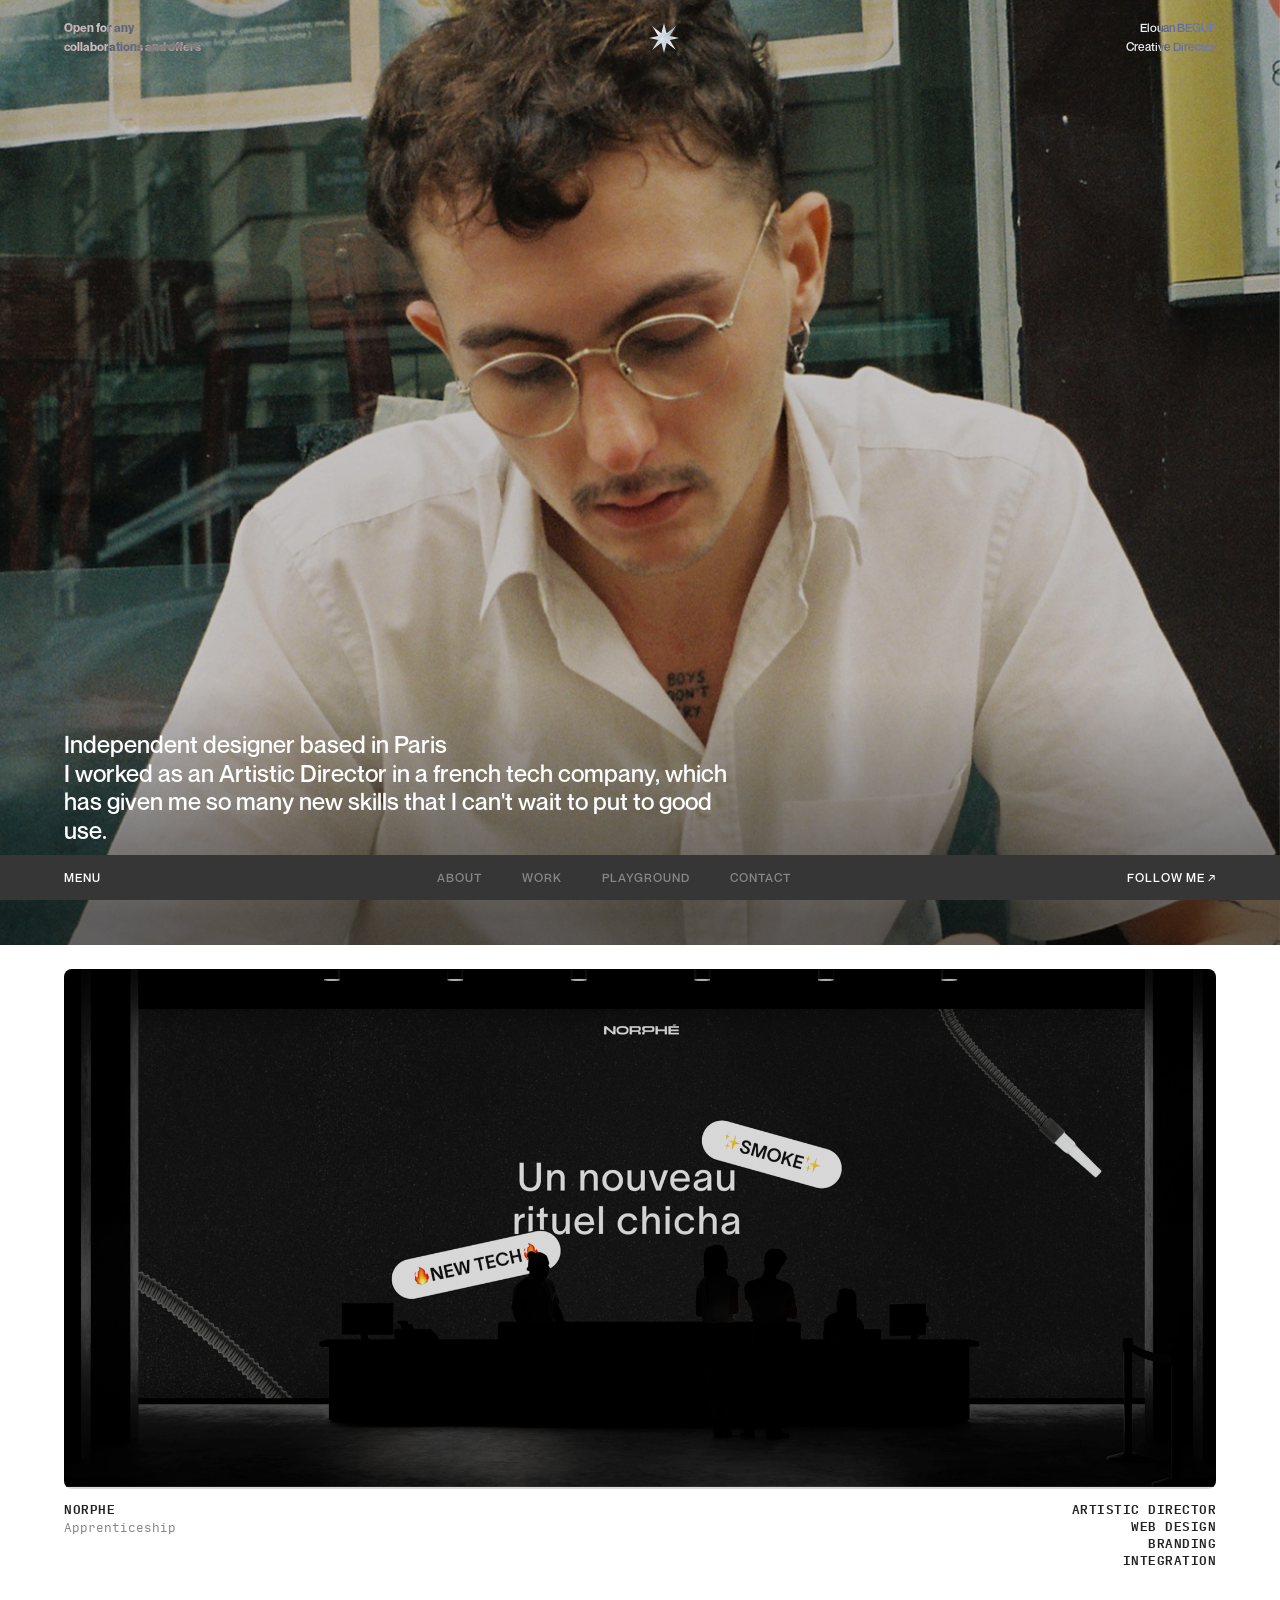
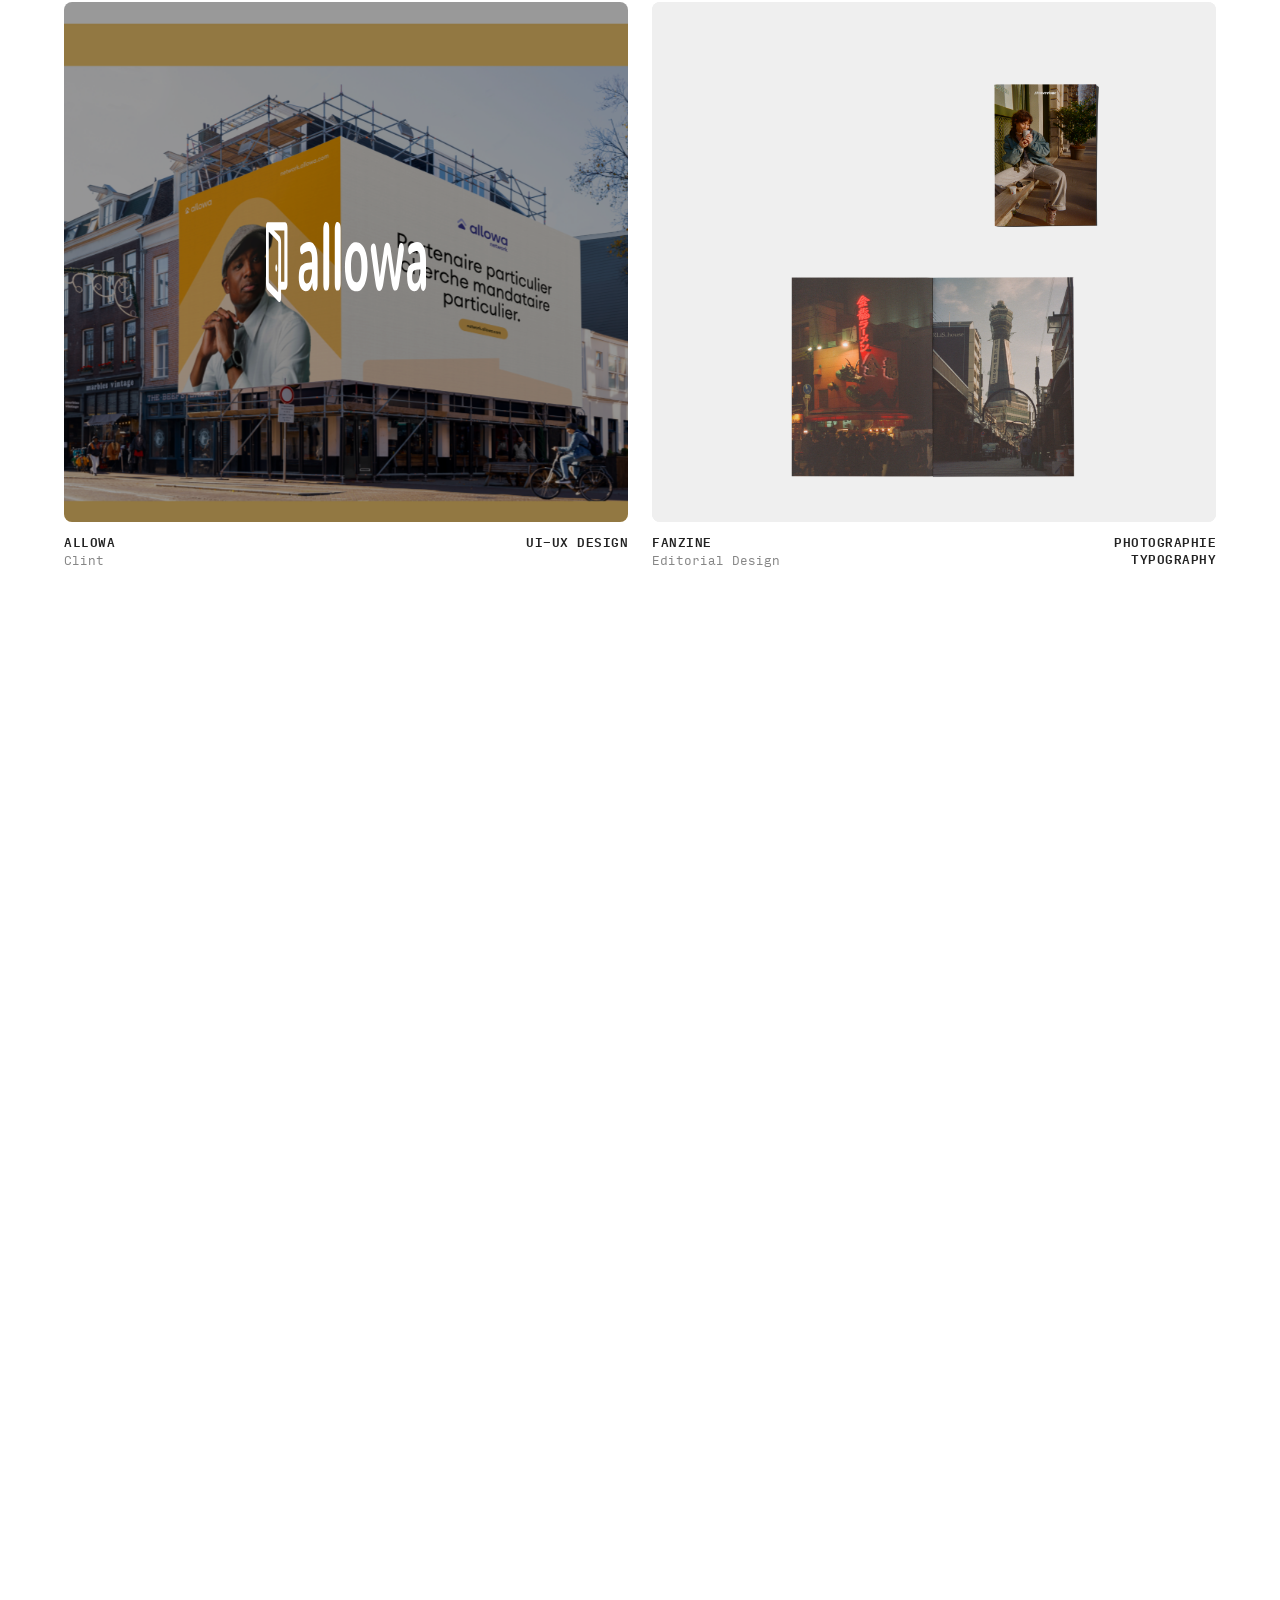
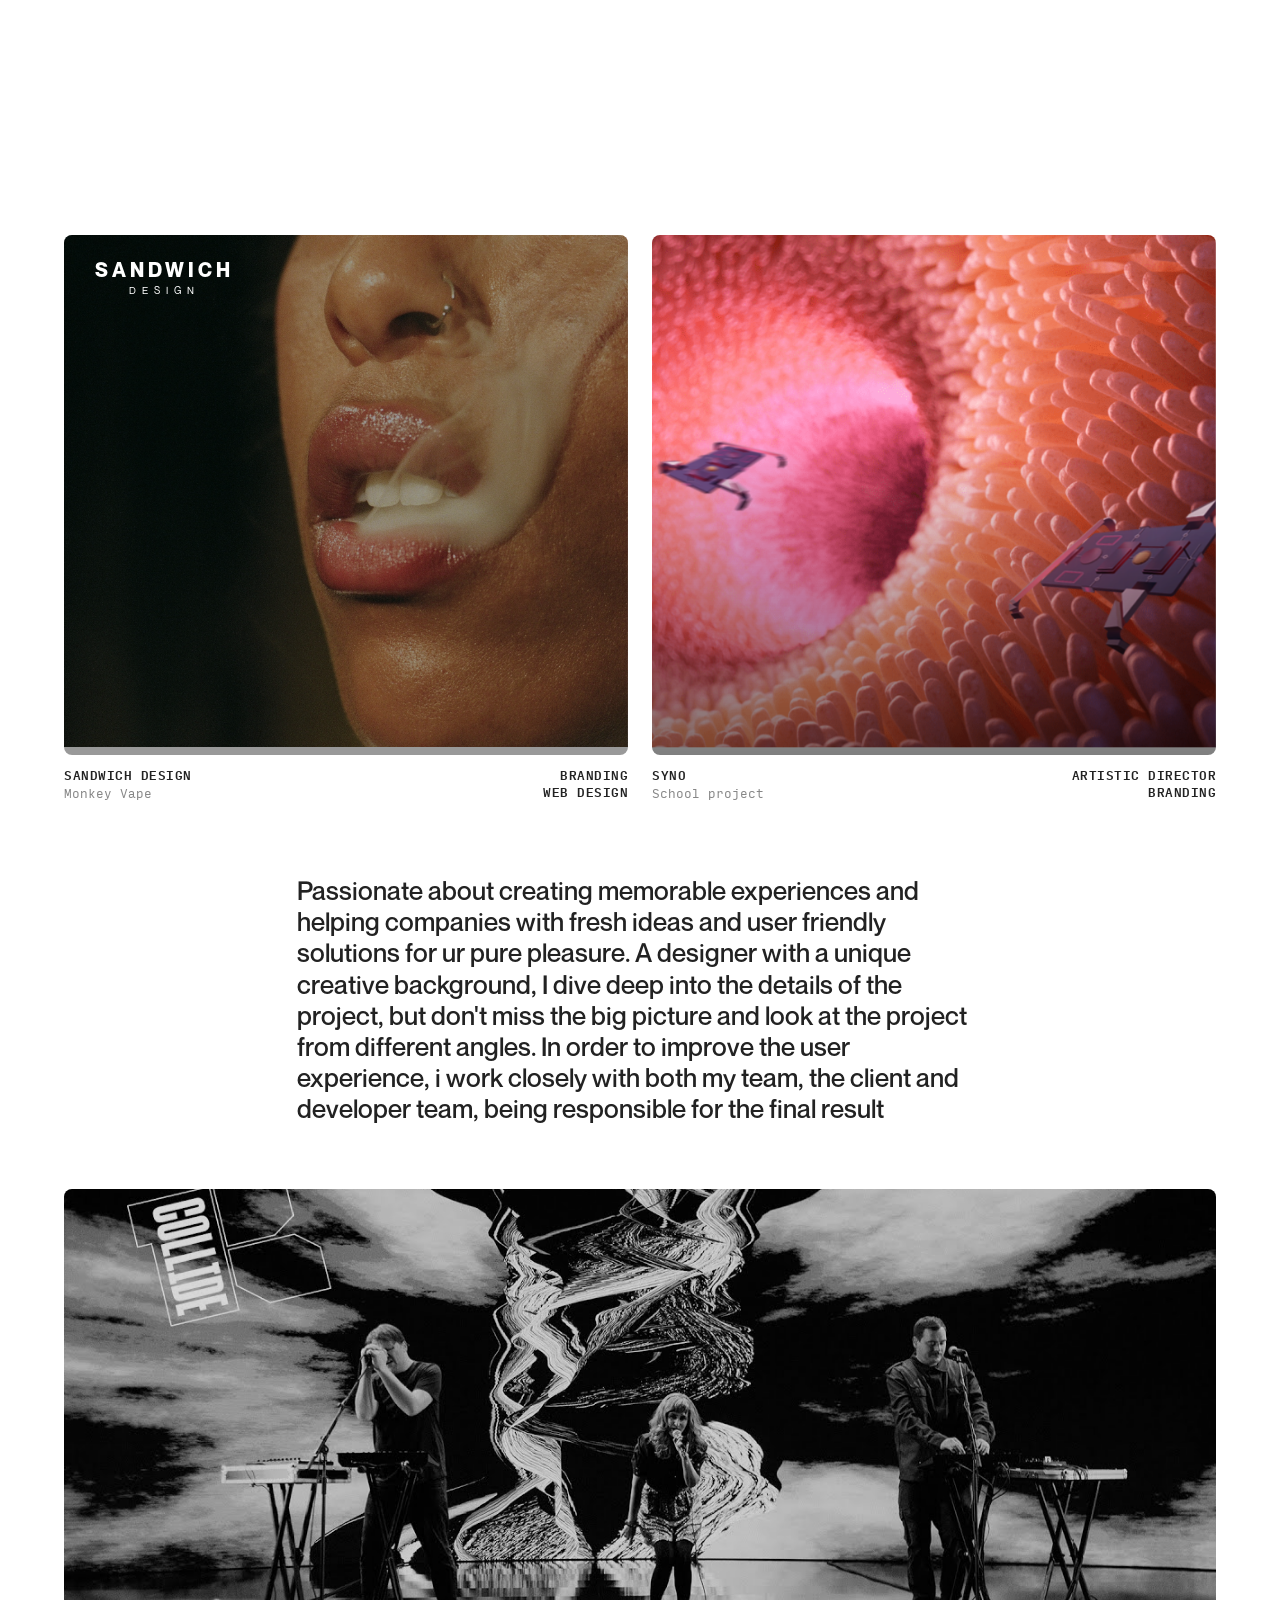
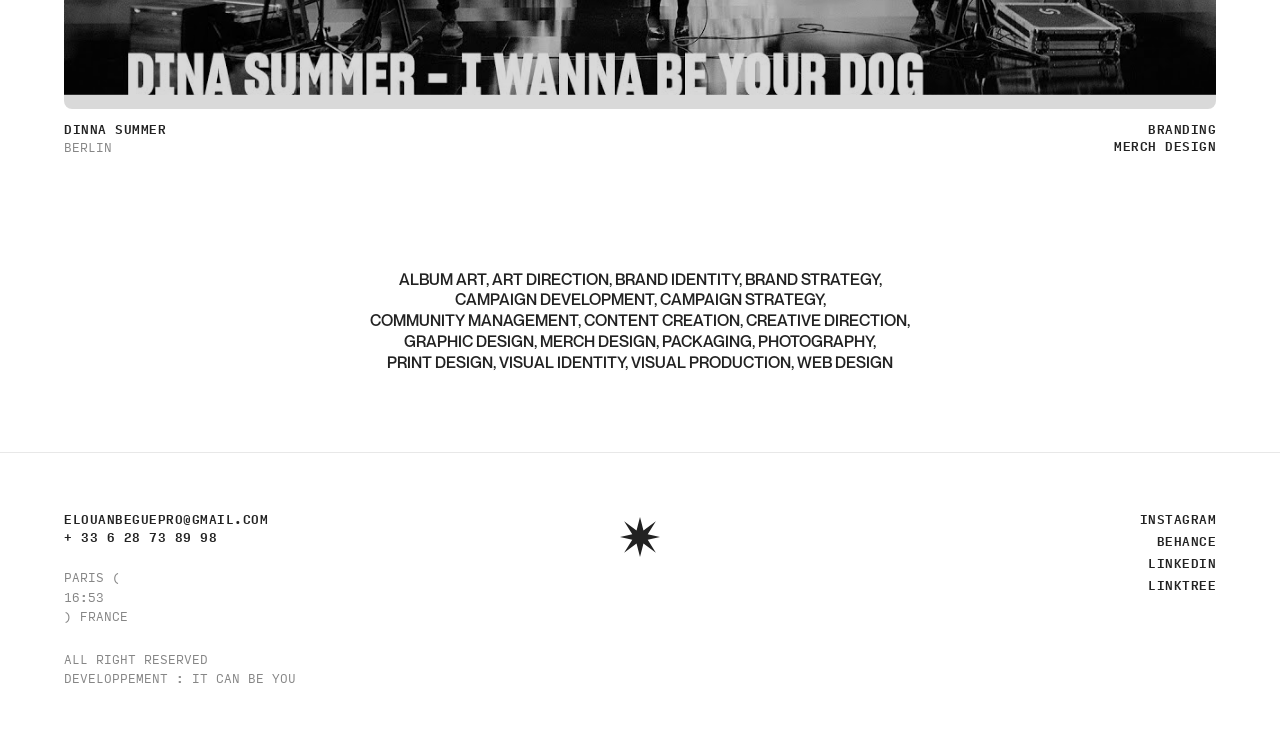
<file: index.html>
<!DOCTYPE html>
<html lang="en">
<head>
  <meta charset="UTF-8">
  <meta name="viewport" content="width=device-width, initial-scale=1.0">
  <title>Elouan BEGUE — Creative Director</title>
  <meta name="description" content="Independent Creative Director based in Paris. Art direction, branding, web design, and visual identity.">
  <meta property="og:title" content="Elouan BEGUE — Creative Director">
  <meta property="og:description" content="Independent Creative Director based in Paris. Art direction, branding, web design, and visual identity.">
  <meta property="og:type" content="website">
  <meta property="og:url" content="https://elouanbegue.com/index.html">
  <meta property="og:image" content="https://elouanbegue.com/assets/hero.jpg">
  <link rel="canonical" href="https://elouanbegue.com/index.html">
  <link rel="icon" href="assets/favicon.svg" type="image/svg+xml">
  <link rel="preload" href="assets/fonts/NeueMontreal-Medium.otf" as="font" type="font/otf" crossorigin>
  <link rel="preload" href="assets/fonts/InputMono-Regular.ttf" as="font" type="font/ttf" crossorigin>
  <link rel="dns-prefetch" href="https://linktr.ee">
  <link rel="stylesheet" href="styles.css">
  <script type="application/ld+json">
{
  "@context": "https://schema.org",
  "@type": "Person",
  "name": "Elouan BEGUE",
  "jobTitle": "Creative Director",
  "url": "https://elouanbegue.com",
  "email": "elouanbeguepro@gmail.com",
  "telephone": "+33628738998",
  "address": {
    "@type": "PostalAddress",
    "addressLocality": "Paris",
    "addressCountry": "FR"
  },
  "sameAs": [
    "https://instagram.com/elone_design",
    "https://behance.net/elouanbegue",
    "https://linkedin.com/in/elouanbegue",
    "https://linktr.ee/elone_design"
  ]
}
</script>
</head>
<body>

  <!-- Custom Cursor -->
  <div class="cursor" id="cursor">
    <div class="cursor-dot"></div>
    <div class="cursor-circle"></div>
    <span class="cursor-text">VIEW</span>
  </div>

  <!-- HEADER -->
  <header class="header" id="header">
    <div class="header-inner">
      <a href="mailto:elouanbeguepro@gmail.com" class="header-left">
        <span>Open for any</span>
        <span>collaborations and offers</span>
      </a>
      <div class="header-center">
        <a href="index.html">
          <svg class="logo" width="30" height="30" viewBox="0 0 30 30" fill="none" xmlns="http://www.w3.org/2000/svg">
            <path d="M15 0L17.6 10.2L26.9 3.1L20.8 13L30 15L20.8 17L26.9 26.9L17.6 19.8L15 30L12.4 19.8L3.1 26.9L9.2 17L0 15L9.2 13L3.1 3.1L12.4 10.2L15 0Z" fill="white"/>
          </svg>
        </a>
      </div>
      <div class="header-right">
        <span>Elouan BEGUE</span>
        <span>Creative Director</span>
      </div>
    </div>
  </header>

  <h1 class="sr-only" style="position:absolute;width:1px;height:1px;padding:0;margin:-1px;overflow:hidden;clip:rect(0,0,0,0);white-space:nowrap;border:0;">Elouan BEGUE — Creative Director</h1>

  <!-- HERO -->
  <section class="hero" id="hero">
    <div class="hero-image-wrapper">
      <div class="hero-image" style="background-image: url('assets/hero.jpg');"></div>
    </div>
    <div class="hero-overlay"></div>
    <div class="hero-content">
      <p class="hero-text">
        Independent designer based in Paris<br>
        I worked as an Artistic Director in a french tech company, which has given me so many new skills that I can't wait to put to good use.
      </p>
    </div>
  </section>

  <!-- STICKY MENU -->
  <nav class="sticky-menu" id="stickyMenu">
    <div class="sticky-menu-inner">
      <span class="menu-label">MENU</span>
      <div class="menu-links">
        <a href="index.html" class="menu-link active">ABOUT</a>
        <a href="work.html" class="menu-link">WORK</a>
        <a href="playground.html" class="menu-link">PLAYGROUND</a>
        <a href="contact.html" class="menu-link">CONTACT</a>
      </div>
      <a href="https://linktr.ee/elone_design" target="_blank" rel="noopener" class="menu-follow">FOLLOW ME &#x2197;</a>
    </div>
  </nav>

  <!-- PROJECTS -->
  <section class="projects" id="work">

    <!-- NORPHE — Full Width -->
    <div class="project-row reveal">
      <div class="project-card full-width card-hover" data-project="norphe">
        <img src="assets/project-norphe.jpg" alt="NORPHE project" loading="lazy" class="project-img parallax-img" width="1512" height="520">
        <div class="card-overlay"></div>
      </div>
      <div class="project-label reveal-label">
        <div class="label-left">
          <span class="label-name">NORPHE</span>
          <span class="label-sub">Apprenticeship</span>
        </div>
        <div class="label-right">
          <span>ARTISTIC DIRECTOR</span>
          <span>WEB DESIGN</span>
          <span>BRANDING</span>
          <span>INTEGRATION</span>
        </div>
      </div>
    </div>

    <!-- ALLOWA + FANZINE — 2 Columns -->
    <div class="project-row two-col reveal">
      <div class="project-col">
        <div class="project-card card-hover" data-project="allowa">
          <img src="assets/project-allowa-overlay.jpg" alt="ALLOWA billboard" loading="lazy" class="project-img parallax-img" width="680" height="520">
          <div class="card-overlay dark-overlay"></div>
          <div class="allowa-logo">
            <img src="assets/allowa-logo.svg" alt="Allowa" loading="lazy" width="236" height="80" style="width: 236px; height: 80px; object-fit: contain;">
          </div>
        </div>
        <div class="project-label reveal-label">
          <div class="label-left">
            <span class="label-name">ALLOWA</span>
            <span class="label-sub">Clint</span>
          </div>
          <div class="label-right">
            <span>UI-UX DESIGN</span>
          </div>
        </div>
      </div>
      <div class="project-col">
        <div class="project-card card-hover fanzine-card" data-project="fanzine">
          <div class="fanzine-bg"></div>
          <img src="assets/fanzine1.png" alt="Fanzine floating" loading="lazy" class="fanzine-float" width="280" height="360">
          <img src="assets/fanzine-mockup.png" alt="Fanzine mockup" loading="lazy" class="fanzine-bottom" width="500" height="300">
        </div>
        <div class="project-label reveal-label">
          <div class="label-left">
            <span class="label-name">FANZINE</span>
            <span class="label-sub">Editorial Design</span>
          </div>
          <div class="label-right">
            <span>PHOTOGRAPHIE</span>
            <span>TYPOGRAPHY</span>
          </div>
        </div>
      </div>
    </div>

    <!-- HAUSZE + PLAYGROUND — 2 Columns -->
    <div class="project-row two-col reveal">
      <div class="project-col">
        <div class="project-card card-hover" data-project="hausze">
          <img src="assets/project-hausze.jpg" alt="HAUSZE project" loading="lazy" class="project-img parallax-img" width="680" height="520">
          <div class="card-overlay"></div>
        </div>
        <div class="project-label reveal-label">
          <div class="label-left">
            <span class="label-name">HAUSZE</span>
            <span class="label-sub">Entrepreneurship</span>
          </div>
          <div class="label-right">
            <span>UI-UX DESIGN</span>
          </div>
        </div>
      </div>
      <div class="project-col" id="playground">
        <div class="project-card card-hover" data-project="playground">
          <img src="assets/project-playground.jpg" alt="PLAYGROUND project" loading="lazy" class="project-img parallax-img" width="680" height="520">
          <div class="card-overlay gradient-overlay"></div>
        </div>
        <div class="project-label reveal-label">
          <div class="label-left">
            <span class="label-name">PLAYGROUND</span>
            <span class="label-sub">Shooting</span>
          </div>
          <div class="label-right">
            <span>PHOTOGRAPHIE</span>
            <span>UX DESIGN</span>
          </div>
        </div>
      </div>
    </div>

    <!-- TETU — Full Width -->
    <div class="project-row reveal">
      <div class="project-card full-width card-hover" data-project="tetu">
        <img src="assets/project-tetu.jpg" alt="TETU project" loading="lazy" class="project-img parallax-img" width="1512" height="520">
        <div class="card-overlay dark-overlay"></div>
        <div class="tetu-logo">
          <img src="assets/tetu-logo.svg" alt="TÊTU" loading="lazy" width="180" height="63" style="width: 180px; height: 63px; object-fit: contain;">
        </div>
      </div>
      <div class="project-label reveal-label">
        <div class="label-left">
          <span class="label-name">TÊTU</span>
          <span class="label-sub">Magazine</span>
        </div>
        <div class="label-right">
          <span>ARTISTIC DIRECTOR</span>
          <span>WEB DESIGN</span>
          <span>BRANDING</span>
          <span>INTEGRATION</span>
        </div>
      </div>
    </div>

    <!-- SANDWICH DESIGN + SYNO — 2 Columns -->
    <div class="project-row two-col reveal">
      <div class="project-col">
        <div class="project-card card-hover" data-project="sandwich">
          <img src="assets/project-allowa-bg.jpg" alt="Sandwich Design" loading="lazy" class="project-img parallax-img" width="680" height="520">
          <div class="card-overlay dark-overlay"></div>
          <div class="sandwich-logo">
            <svg width="200" height="60" viewBox="0 0 200 60" fill="none" xmlns="http://www.w3.org/2000/svg">
              <text x="50%" y="35" dominant-baseline="central" text-anchor="middle" fill="white" font-family="Neue Montreal, Inter, sans-serif" font-size="20" font-weight="600" letter-spacing="4">SANDWICH</text>
              <text x="50%" y="55" dominant-baseline="central" text-anchor="middle" fill="white" font-family="Neue Montreal, Inter, sans-serif" font-size="10" font-weight="400" letter-spacing="6">DESIGN</text>
            </svg>
          </div>
        </div>
        <div class="project-label reveal-label">
          <div class="label-left">
            <span class="label-name">SANDWICH DESIGN</span>
            <span class="label-sub">Monkey Vape</span>
          </div>
          <div class="label-right">
            <span>BRANDING</span>
            <span>WEB DESIGN</span>
          </div>
        </div>
      </div>
      <div class="project-col">
        <div class="project-card card-hover" data-project="syno">
          <img src="assets/project-fanzine-bg.jpg" alt="SYNO project" loading="lazy" class="project-img parallax-img" width="680" height="520">
          <div class="card-overlay gradient-overlay"></div>
        </div>
        <div class="project-label reveal-label">
          <div class="label-left">
            <span class="label-name">SYNO</span>
            <span class="label-sub">School project</span>
          </div>
          <div class="label-right">
            <span>ARTISTIC DIRECTOR</span>
            <span>BRANDING</span>
          </div>
        </div>
      </div>
    </div>

    <!-- ABOUT PARAGRAPH -->
    <div class="about-block reveal" id="about">
      <p class="about-text">
        Passionate about creating memorable experiences and helping companies with fresh ideas and user friendly solutions for ur pure pleasure. A designer with a unique creative background, I dive deep into the details of the project, but don't miss the big picture and look at the project from different angles. In order to improve the user experience, i work closely with both my team, the client and developer team, being responsible for the final result
      </p>
    </div>

    <!-- DINNA SUMMER — Full Width -->
    <div class="project-row reveal">
      <div class="project-card full-width card-hover" data-project="dinna">
        <img src="assets/project-dinna.jpg" alt="DINNA SUMMER project" loading="lazy" class="project-img parallax-img" width="1512" height="520">
        <div class="card-overlay"></div>
      </div>
      <div class="project-label reveal-label">
        <div class="label-left">
          <span class="label-name">DINNA SUMMER</span>
          <span class="label-sub">BERLIN</span>
        </div>
        <div class="label-right">
          <span>BRANDING</span>
          <span>MERCH DESIGN</span>
        </div>
      </div>
    </div>

  </section>

  <!-- SKILLS -->
  <section class="skills-section reveal" id="skills">
    <p class="skills-text">
      ALBUM ART, ART DIRECTION, BRAND IDENTITY, BRAND STRATEGY,<br>
      CAMPAIGN DEVELOPMENT, CAMPAIGN STRATEGY,<br>
      COMMUNITY MANAGEMENT, CONTENT CREATION, CREATIVE DIRECTION,<br>
      GRAPHIC DESIGN, MERCH DESIGN, PACKAGING, PHOTOGRAPHY,<br>
      PRINT DESIGN, VISUAL IDENTITY, VISUAL PRODUCTION, WEB DESIGN
    </p>
  </section>

  <!-- FOOTER -->
  <footer class="footer reveal" id="contact">
    <div class="footer-inner">
      <div class="footer-left">
        <div class="footer-contact">
          <a href="mailto:elouanbeguepro@gmail.com" class="footer-link">ELOUANBEGUEPRO@GMAIL.COM</a>
          <a href="tel:+33628738998" class="footer-link">+ 33 6 28 73 89 98</a>
        </div>
        <div class="footer-location">
          <span style="white-space: nowrap;">PARIS (<span id="parisTime">19:00</span>) FRANCE</span>
        </div>
        <div class="footer-credits">
          <span>ALL RIGHT RESERVED</span>
          <span>DEVELOPPEMENT : IT CAN BE YOU</span>
        </div>
      </div>
      <div class="footer-center">
        <svg class="logo" width="40" height="40" viewBox="0 0 30 30" fill="none" xmlns="http://www.w3.org/2000/svg">
          <path d="M15 0L17.6 10.2L26.9 3.1L20.8 13L30 15L20.8 17L26.9 26.9L17.6 19.8L15 30L12.4 19.8L3.1 26.9L9.2 17L0 15L9.2 13L3.1 3.1L12.4 10.2L15 0Z" fill="#222222"/>
        </svg>
      </div>
      <div class="footer-right">
        <a href="https://instagram.com/elone_design" target="_blank" rel="noopener" class="footer-social-link">INSTAGRAM</a>
        <a href="https://behance.net/elouanbegue" target="_blank" rel="noopener" class="footer-social-link">BEHANCE</a>
        <a href="https://linkedin.com/in/elouanbegue" target="_blank" rel="noopener" class="footer-social-link">LINKEDIN</a>
        <a href="https://linktr.ee/elone_design" target="_blank" rel="noopener" class="footer-social-link">LINKTREE</a>
      </div>
    </div>
  </footer>

  <script src="script.js"></script>
</body>
</html>
</file>
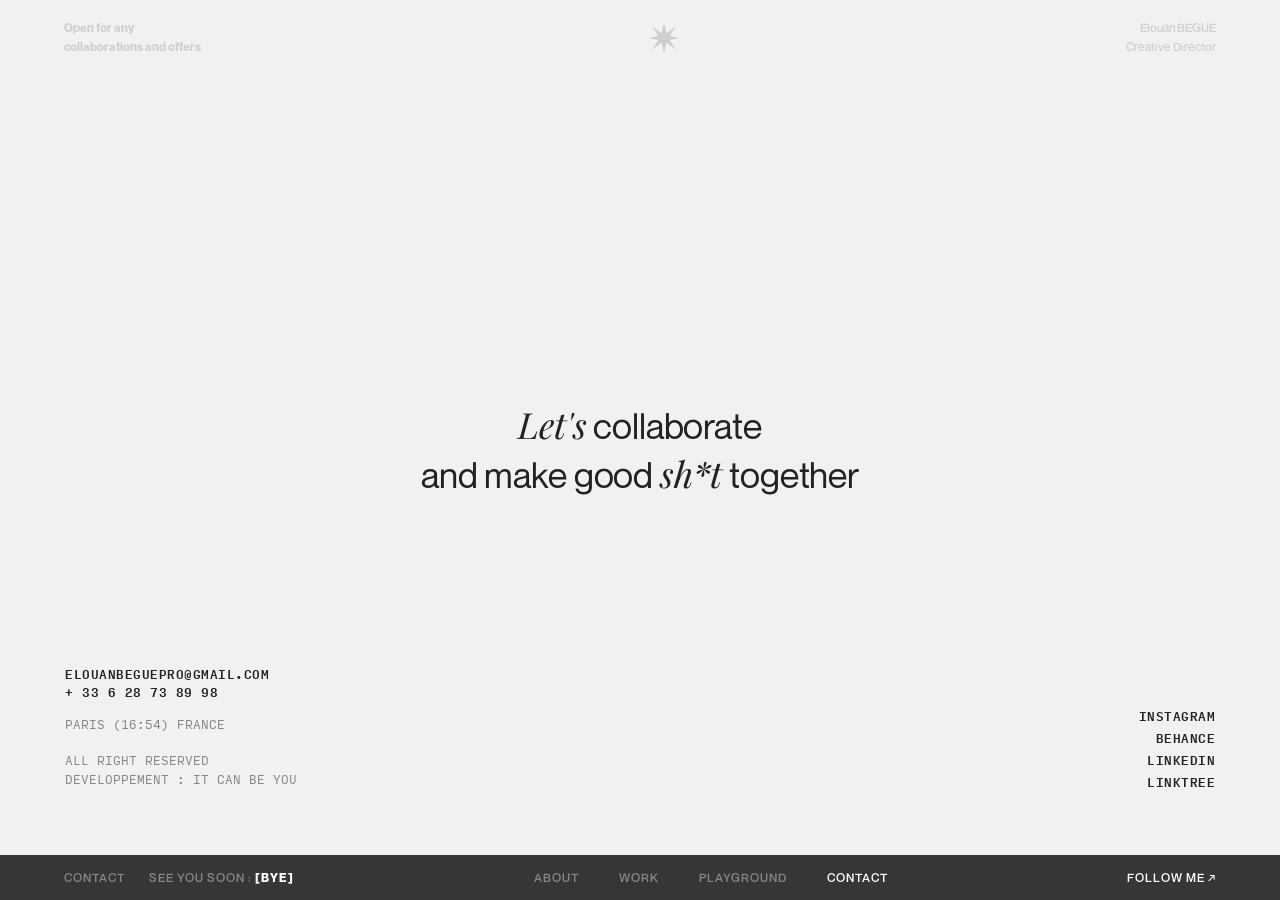
<file: contact.html>
<!DOCTYPE html>
<html lang="en">
<head>
  <meta charset="UTF-8">
  <meta name="viewport" content="width=device-width, initial-scale=1.0">
  <title>Elouan BEGUE — Contact</title>
  <meta name="description" content="Get in touch with Elouan BEGUE, Creative Director based in Paris.">
  <meta property="og:title" content="Elouan BEGUE — Contact">
  <meta property="og:description" content="Get in touch with Elouan BEGUE, Creative Director based in Paris.">
  <meta property="og:type" content="website">
  <meta property="og:url" content="https://elouanbegue.com/contact.html">
  <meta property="og:image" content="https://elouanbegue.com/assets/hero.jpg">
  <link rel="canonical" href="https://elouanbegue.com/contact.html">
  <link rel="icon" href="assets/favicon.svg" type="image/svg+xml">
  <link href="https://fonts.googleapis.com/css2?family=Playfair+Display:ital@1&display=swap" rel="stylesheet">
  <link rel="stylesheet" href="styles.css">
  <style>
    /* === CONTACT PAGE OVERRIDES === */
    body.contact-page {
      background: #f1f1f1;
      color: #222;
      height: 100vh;
      position: relative;
      cursor: none;
      overflow: hidden;
    }

    .contact-page .header {
      position: fixed;
      opacity: 1;
      animation: none;
      background: transparent;
    }

    .contact-page .header-left span,
    .contact-page .header-right span {
      color: #222;
    }

    .contact-page .header-center .logo path {
      fill: #222;
    }

    .contact-center {
      position: absolute;
      top: 50%;
      left: 50%;
      transform: translate(-50%, -50%);
      text-align: center;
      z-index: 1;
    }

    .contact-headline {
      font-size: 36px;
      font-weight: 400;
      line-height: 1.3;
      color: #222;
      letter-spacing: -0.16px;
    }

    .contact-headline em {
      font-family: 'Playfair Display', Georgia, serif;
      font-style: italic;
      font-weight: 400;
    }

    .contact-word {
      display: inline-block;
      opacity: 0;
      transform: translateY(14px);
    }

    .contact-word.visible {
      animation: wordReveal 0.5s ease forwards;
    }

    @keyframes wordReveal {
      to { opacity: 1; transform: translateY(0); }
    }

    .contact-footer-left {
      position: absolute;
      bottom: 110px;
      left: 65px;
      z-index: 2;
      display: flex;
      flex-direction: column;
      gap: 16px;
      opacity: 0;
      transform: translateY(10px);
      animation: contactFadeIn 0.6s ease 0.8s forwards;
    }

    .contact-footer-left .footer-contact {
      display: flex;
      flex-direction: column;
      gap: 4px;
    }

    .contact-footer-left .footer-link {
      font-family: var(--font-mono);
      font-size: 12px;
      font-weight: 500;
      color: #222;
      text-transform: uppercase;
      letter-spacing: 0.5px;
      text-decoration: none;
      display: inline-block;
      position: relative;
      cursor: pointer;
    }

    .contact-footer-left .footer-link::after {
      content: '';
      position: absolute;
      bottom: -2px;
      left: 0;
      width: 0;
      height: 1px;
      background: #222;
      transition: width 0.4s cubic-bezier(0.16, 1, 0.3, 1);
    }

    .contact-footer-left .footer-link:hover::after {
      width: 100%;
    }

    .contact-footer-left .footer-location span,
    .contact-footer-left .footer-credits span {
      font-family: var(--font-mono);
      font-size: 12px;
      font-weight: 400;
      color: var(--grey);
      display: block;
      line-height: 1.6;
    }

    .contact-footer-left .footer-location span span {
      display: inline;
    }

    .contact-footer-right {
      position: absolute;
      bottom: 110px;
      right: 65px;
      z-index: 2;
      display: flex;
      flex-direction: column;
      align-items: flex-end;
      gap: 8px;
      opacity: 0;
      transform: translateY(10px);
      animation: contactFadeIn 0.6s ease 1s forwards;
    }

    .contact-footer-right .footer-social-link {
      font-family: var(--font-mono);
      font-size: 12px;
      font-weight: 500;
      color: #222;
      text-transform: uppercase;
      letter-spacing: 0.5px;
      text-decoration: none;
      position: relative;
      cursor: pointer;
    }

    .contact-footer-right .footer-social-link::after {
      content: '';
      position: absolute;
      bottom: -2px;
      left: 0;
      width: 0;
      height: 1px;
      background: #222;
      transition: width 0.4s cubic-bezier(0.16, 1, 0.3, 1);
    }

    .contact-footer-right .footer-social-link:hover::after {
      width: 100%;
    }

    .contact-menu {
      position: fixed;
      bottom: 0;
      left: 0;
      width: 100%;
      z-index: 999;
      background: #363636;
      transform: translateY(100%);
      animation: contactSlideUp 0.5s cubic-bezier(0.16, 1, 0.3, 1) 0.4s forwards;
    }

    .contact-menu-inner {
      max-width: var(--max-width);
      margin: 0 auto;
      padding: 15px var(--side-padding);
      display: flex;
      justify-content: space-between;
      align-items: center;
    }

    .contact-menu-left {
      display: flex;
      gap: 24px;
    }

    .contact-menu-label {
      font-family: var(--font-sans);
      font-size: 12px;
      font-weight: 500;
      color: var(--grey);
      text-transform: uppercase;
      letter-spacing: 1px;
    }

    .contact-menu-label span {
      color: #fff;
      font-weight: 600;
    }

    .contact-menu-links {
      display: flex;
      gap: 40px;
    }

    .contact-menu-link {
      font-family: var(--font-sans);
      font-size: 12px;
      font-weight: 500;
      color: var(--grey);
      text-transform: uppercase;
      letter-spacing: 1px;
      transition: color 0.3s ease;
      text-decoration: none;
    }

    .contact-menu-link.active {
      color: #fff;
    }

    .contact-menu-link:hover {
      color: #fff;
    }

    .contact-menu-follow {
      font-family: var(--font-sans);
      font-size: 12px;
      font-weight: 500;
      color: #fff;
      text-transform: uppercase;
      letter-spacing: 1px;
      transition: opacity 0.3s ease;
      text-decoration: none;
    }

    .contact-menu-follow:hover {
      opacity: 0.7;
    }

    @keyframes contactFadeIn {
      from { opacity: 0; transform: translateY(10px); }
      to { opacity: 1; transform: translateY(0); }
    }

    @keyframes contactSlideUp {
      from { transform: translateY(100%); }
      to { transform: translateY(0); }
    }

    @media (max-width: 768px) {
      body.contact-page { cursor: auto; }
      .contact-headline { font-size: 26px; }
      .contact-center { width: 90%; }
      .contact-footer-left {
        left: var(--side-padding);
        bottom: 80px;
      }
      .contact-footer-right {
        right: var(--side-padding);
        bottom: 80px;
      }
      .contact-menu-left { display: none; }
      .contact-menu-follow { display: none; }
      .contact-menu-inner { justify-content: center; }
      .contact-menu-links { gap: 16px; }
    }

    @media (max-width: 480px) {
      body.contact-page {
        overflow: auto;
        height: auto;
        min-height: 100vh;
      }
      .contact-headline { font-size: 22px; }
      .contact-center {
        position: relative;
        top: auto;
        left: auto;
        transform: none;
        width: 100%;
        padding: 120px 20px 40px;
      }
      .contact-footer-left {
        position: relative;
        bottom: auto;
        left: auto;
        padding: 0 20px 30px;
      }
      .contact-footer-right {
        position: relative;
        bottom: auto;
        right: auto;
        align-items: flex-start;
        padding: 0 20px 100px;
      }
      .contact-menu-links { gap: 12px; }
    }
  </style>
</head>
<body class="contact-page">

  <h1 style="position:absolute;width:1px;height:1px;padding:0;margin:-1px;overflow:hidden;clip:rect(0,0,0,0);white-space:nowrap;border:0;">Contact — Elouan BEGUE</h1>

  <!-- HEADER -->
  <header class="header" id="header">
    <div class="header-inner">
      <a href="mailto:elouanbeguepro@gmail.com" class="header-left">
        <span>Open for any</span>
        <span>collaborations and offers</span>
      </a>
      <div class="header-center">
        <a href="index.html">
          <svg class="logo" width="30" height="30" viewBox="0 0 30 30" fill="none" xmlns="http://www.w3.org/2000/svg">
            <path d="M15 0L17.6 10.2L26.9 3.1L20.8 13L30 15L20.8 17L26.9 26.9L17.6 19.8L15 30L12.4 19.8L3.1 26.9L9.2 17L0 15L9.2 13L3.1 3.1L12.4 10.2L15 0Z" fill="#222222"/>
          </svg>
        </a>
      </div>
      <div class="header-right">
        <span>Elouan BEGUE</span>
        <span>Creative Director</span>
      </div>
    </div>
  </header>

  <!-- CENTER TEXT -->
  <div class="contact-center">
    <p class="contact-headline" id="contactHeadline">
      <em>Let's</em> collaborate<br>
      and make good <em>sh*t</em> together
    </p>
  </div>

  <!-- FOOTER LEFT -->
  <div class="contact-footer-left">
    <div class="footer-contact">
      <a href="mailto:elouanbeguepro@gmail.com" class="footer-link">ELOUANBEGUEPRO@GMAIL.COM</a>
      <a href="tel:+33628738998" class="footer-link">+ 33 6 28 73 89 98</a>
    </div>
    <div class="footer-location">
      <span style="white-space: nowrap;">PARIS (<span id="parisTime">19:00</span>) FRANCE</span>
    </div>
    <div class="footer-credits">
      <span>ALL RIGHT RESERVED</span>
      <span>DEVELOPPEMENT : IT CAN BE YOU</span>
    </div>
  </div>

  <!-- FOOTER RIGHT -->
  <div class="contact-footer-right">
    <a href="https://instagram.com/elone_design" target="_blank" rel="noopener" class="footer-social-link">INSTAGRAM</a>
    <a href="https://behance.net/elouanbegue" target="_blank" rel="noopener" class="footer-social-link">BEHANCE</a>
    <a href="https://linkedin.com/in/elouanbegue" target="_blank" rel="noopener" class="footer-social-link">LINKEDIN</a>
    <a href="https://linktr.ee/elone_design" target="_blank" rel="noopener" class="footer-social-link">LINKTREE</a>
  </div>

  <!-- BOTTOM MENU -->
  <nav class="contact-menu">
    <div class="contact-menu-inner">
      <div class="contact-menu-left">
        <span class="contact-menu-label">CONTACT</span>
        <span class="contact-menu-label">SEE YOU SOON : <span>[BYE]</span></span>
      </div>
      <div class="contact-menu-links">
        <a href="index.html" class="contact-menu-link">ABOUT</a>
        <a href="work.html" class="contact-menu-link">WORK</a>
        <a href="playground.html" class="contact-menu-link">PLAYGROUND</a>
        <a href="contact.html" class="contact-menu-link active">CONTACT</a>
      </div>
      <a href="https://linktr.ee/elone_design" target="_blank" rel="noopener" class="contact-menu-follow">FOLLOW ME &#x2197;</a>
    </div>
  </nav>

  <script>
    document.body.style.opacity = '0';
    document.body.style.transition = 'opacity 0.4s ease';
    requestAnimationFrame(() => { document.body.style.opacity = '1'; });

    (function () {
      'use strict';

      // --- WORD-BY-WORD FADE IN ---
      var headline = document.getElementById('contactHeadline');
      if (headline) {
        var fragment = document.createDocumentFragment();
        var childNodes = Array.from(headline.childNodes);

        childNodes.forEach(function(node) {
          if (node.nodeType === Node.TEXT_NODE) {
            var text = node.textContent;
            var parts = text.split(/(\s+)/);
            parts.forEach(function(part) {
              if (/^\s+$/.test(part)) {
                fragment.appendChild(document.createTextNode(part));
              } else if (part.length > 0) {
                var span = document.createElement('span');
                span.className = 'contact-word';
                span.textContent = part;
                fragment.appendChild(span);
              }
            });
          } else if (node.nodeType === Node.ELEMENT_NODE) {
            if (node.tagName === 'BR') {
              fragment.appendChild(node.cloneNode());
            } else {
              var wrapper = document.createElement('span');
              wrapper.className = 'contact-word';
              var clone = node.cloneNode(true);
              wrapper.appendChild(clone);
              fragment.appendChild(wrapper);
            }
          }
        });

        // Clear using safe DOM methods
        while (headline.firstChild) {
          headline.removeChild(headline.firstChild);
        }
        headline.appendChild(fragment);

        // Stagger animation
        var words = headline.querySelectorAll('.contact-word');
        words.forEach(function(word, i) {
          word.style.animationDelay = (0.3 + i * 0.08) + 's';
          word.classList.add('visible');
        });
      }

      // --- PARIS TIME ---
      function updateParisTime() {
        var timeEl = document.getElementById('parisTime');
        if (!timeEl) return;
        var now = new Date();
        var parisTime = new Intl.DateTimeFormat('en-GB', {
          hour: '2-digit',
          minute: '2-digit',
          timeZone: 'Europe/Paris',
          hour12: false,
        }).format(now);
        timeEl.textContent = parisTime;
      }
      updateParisTime();
      setInterval(updateParisTime, 60000);

      // --- CUSTOM CURSOR ---
      var cursor = document.createElement('div');
      cursor.className = 'cursor';
      cursor.id = 'cursor';
      var dot = document.createElement('div');
      dot.className = 'cursor-dot';
      var circle = document.createElement('div');
      circle.className = 'cursor-circle';
      cursor.appendChild(dot);
      cursor.appendChild(circle);
      document.body.appendChild(cursor);

      var isTouchDevice = 'ontouchstart' in window || navigator.maxTouchPoints > 0;
      if (!isTouchDevice) {
        var mouseX = 0, mouseY = 0, cursorX = 0, cursorY = 0;
        document.addEventListener('mousemove', function(e) {
          mouseX = e.clientX;
          mouseY = e.clientY;
        });
        function animateCursor() {
          cursorX += (mouseX - cursorX) * 0.15;
          cursorY += (mouseY - cursorY) * 0.15;
          cursor.style.transform = 'translate3d(' + cursorX + 'px, ' + cursorY + 'px, 0)';
          requestAnimationFrame(animateCursor);
        }
        animateCursor();

        // Link hover effect
        var links = document.querySelectorAll('a, .footer-link, .footer-social-link');
        links.forEach(function(el) {
          el.addEventListener('mouseenter', function() {
            circle.style.transform = 'scale(1.3)';
            dot.style.transform = 'scale(0.5)';
          });
          el.addEventListener('mouseleave', function() {
            circle.style.transform = 'scale(1)';
            dot.style.transform = 'scale(1)';
          });
        });
      }
    })();
  </script>
</body>
</html>
</file>
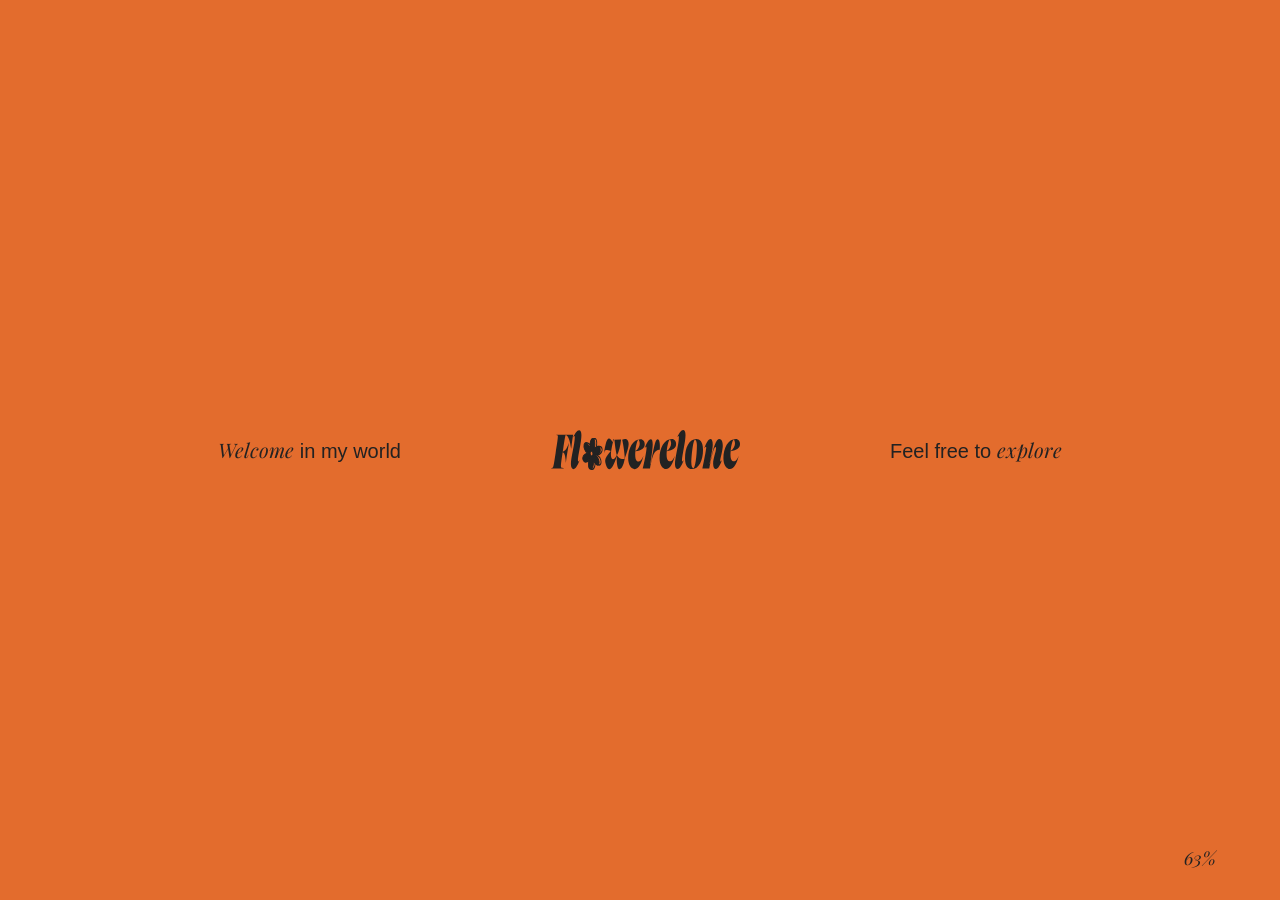
<file: loader.html>
<!DOCTYPE html>
<html lang="en">
<head>
  <meta charset="UTF-8">
  <meta name="viewport" content="width=device-width, initial-scale=1.0">
  <title>Elouan BEGUE — Loading</title>
  <meta name="description" content="Independent Creative Director based in Paris. Art direction, branding, web design, and visual identity.">
  <meta property="og:title" content="Elouan BEGUE — Creative Director">
  <meta property="og:description" content="Independent Creative Director based in Paris. Art direction, branding, web design, and visual identity.">
  <meta property="og:type" content="website">
  <meta property="og:url" content="https://elouanbegue.com/loader.html">
  <meta property="og:image" content="https://elouanbegue.com/assets/hero.jpg">
  <link rel="canonical" href="https://elouanbegue.com/loader.html">
  <link rel="icon" href="assets/favicon.svg" type="image/svg+xml">
  <link href="https://fonts.googleapis.com/css2?family=Playfair+Display:ital,wght@0,400;1,400&display=swap" rel="stylesheet">
  <style>
    *, *::before, *::after {
      margin: 0;
      padding: 0;
      box-sizing: border-box;
    }

    html, body {
      width: 100%;
      height: 100%;
      overflow: hidden;
    }

    body {
      font-family: 'Neue Montreal', 'Inter', -apple-system, BlinkMacSystemFont, 'Segoe UI', sans-serif;
      -webkit-font-smoothing: antialiased;
      -moz-osx-font-smoothing: grayscale;
    }

    .loader-screen {
      position: fixed;
      inset: 0;
      width: 100%;
      height: 100%;
      background: #ec6741;
      z-index: 9999;
      display: flex;
      align-items: center;
      justify-content: center;
      transition: transform 0.8s cubic-bezier(0.76, 0, 0.24, 1);
    }

    .loader-screen.exit {
      transform: translateY(-100%);
    }

    .loader-content {
      display: flex;
      align-items: center;
      gap: 150px;
    }

    .loader-text {
      font-size: 20px;
      color: #222;
      line-height: 1.3;
      opacity: 0;
      transform: translateY(20px);
      transition: opacity 0.6s ease, transform 0.6s ease;
      white-space: nowrap;
    }

    .loader-text.visible {
      opacity: 1;
      transform: translateY(0);
    }

    .loader-text em {
      font-family: 'Playfair Display', Georgia, serif;
      font-style: italic;
      font-weight: 400;
    }

    .loader-logo {
      opacity: 0;
      transform: translateY(20px) scale(0.95);
      transition: opacity 0.6s ease, transform 0.6s ease;
    }

    .loader-logo.visible {
      opacity: 1;
      transform: translateY(0) scale(1);
    }

    .loader-logo img {
      width: 189px;
      height: auto;
      display: block;
      animation: logoPulse 2s ease-in-out infinite;
    }

    @keyframes logoPulse {
      0%, 100% { transform: scale(1) rotate(0deg); }
      50% { transform: scale(1.04) rotate(1.5deg); }
    }

    .loader-counter {
      position: fixed;
      bottom: 30px;
      right: 64px;
      font-family: 'Playfair Display', Georgia, serif;
      font-style: italic;
      font-size: 18px;
      color: #222;
      z-index: 10000;
    }

    /* Hidden iframe for preloading index.html */
    .preload-frame {
      position: fixed;
      inset: 0;
      width: 100%;
      height: 100%;
      border: none;
      z-index: 1;
      opacity: 0;
    }
  </style>
</head>
<body>

  <!-- The main site loads underneath -->
  <iframe class="preload-frame" id="bgFrame" src="index.html"></iframe>

  <!-- Loader overlay -->
  <div class="loader-screen" id="loaderScreen">
    <div class="loader-content">
      <span class="loader-text" id="textLeft"><em>Welcome</em> in my world</span>
      <div class="loader-logo" id="loaderLogo">
        <img src="assets/flowerclone-logo.svg" alt="Flowerclone" width="189" height="40">
      </div>
      <span class="loader-text" id="textRight">Feel free to <em>explore</em></span>
    </div>
  </div>

  <div class="loader-counter" id="counter">0%</div>

  <script>
    (function() {
      const counter = document.getElementById('counter');
      const loaderScreen = document.getElementById('loaderScreen');
      const textLeft = document.getElementById('textLeft');
      const loaderLogo = document.getElementById('loaderLogo');
      const textRight = document.getElementById('textRight');
      const bgFrame = document.getElementById('bgFrame');

      // Staggered fade-in
      setTimeout(() => textLeft.classList.add('visible'), 500);
      setTimeout(() => loaderLogo.classList.add('visible'), 1000);
      setTimeout(() => textRight.classList.add('visible'), 1500);

      // Background hue shift
      const startTime = Date.now();
      const duration = 3000;
      let currentPercent = 0;

      function updateLoader() {
        const elapsed = Date.now() - startTime;
        const progress = Math.min(elapsed / duration, 1);
        currentPercent = Math.floor(progress * 100);

        counter.textContent = currentPercent + '%';

        // Subtle hue shift: from #ec6741 toward a warmer/cooler tone
        const hueShift = progress * 15;
        const satShift = progress * 5;
        loaderScreen.style.filter = `hue-rotate(${hueShift}deg) saturate(${1 + satShift / 100})`;

        if (progress < 1) {
          requestAnimationFrame(updateLoader);
        } else {
          // Loading complete — slide up
          setTimeout(() => {
            loaderScreen.classList.add('exit');
            counter.style.transition = 'opacity 0.4s ease';
            counter.style.opacity = '0';

            // Show the background frame
            bgFrame.style.transition = 'opacity 0.3s ease';
            bgFrame.style.opacity = '1';

            // Redirect to index.html after slide animation
            setTimeout(() => {
              window.location.href = 'index.html';
            }, 900);
          }, 300);
        }
      }

      requestAnimationFrame(updateLoader);
    })();
  </script>
</body>
</html>
</file>
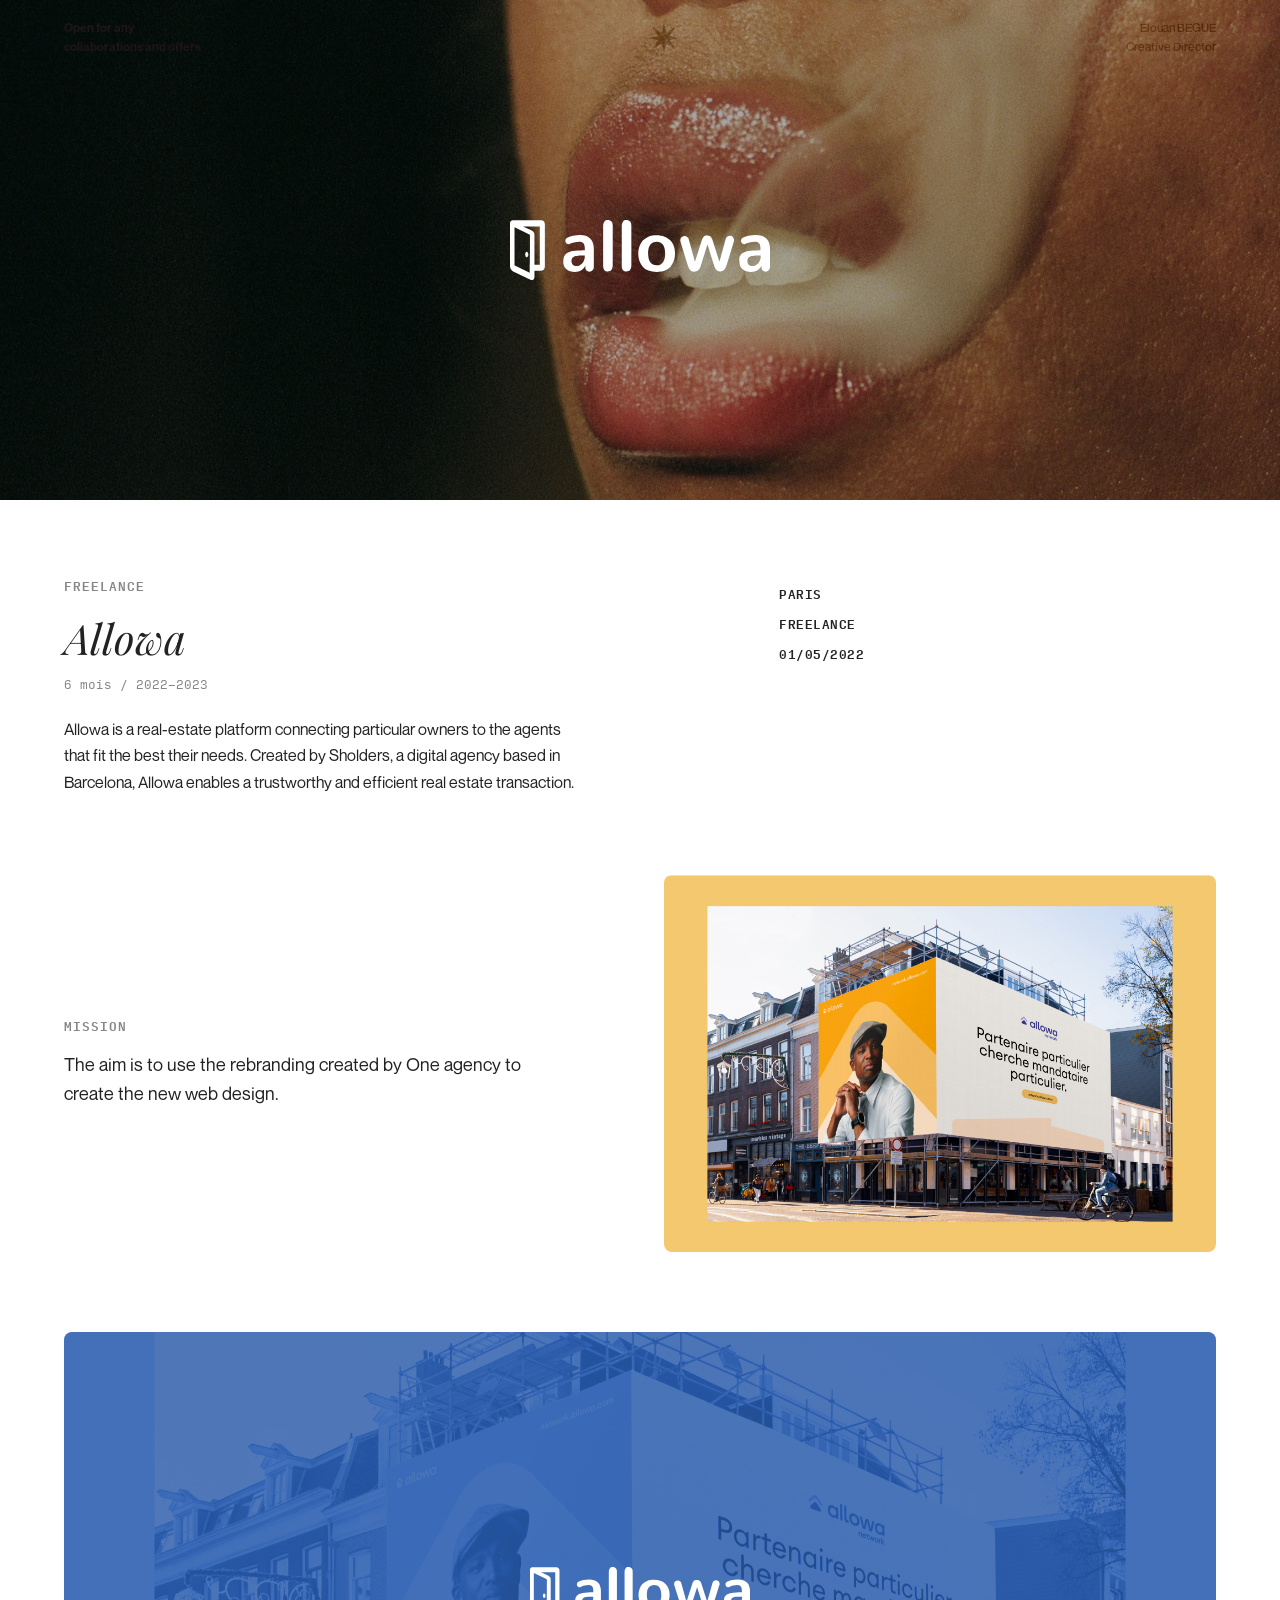
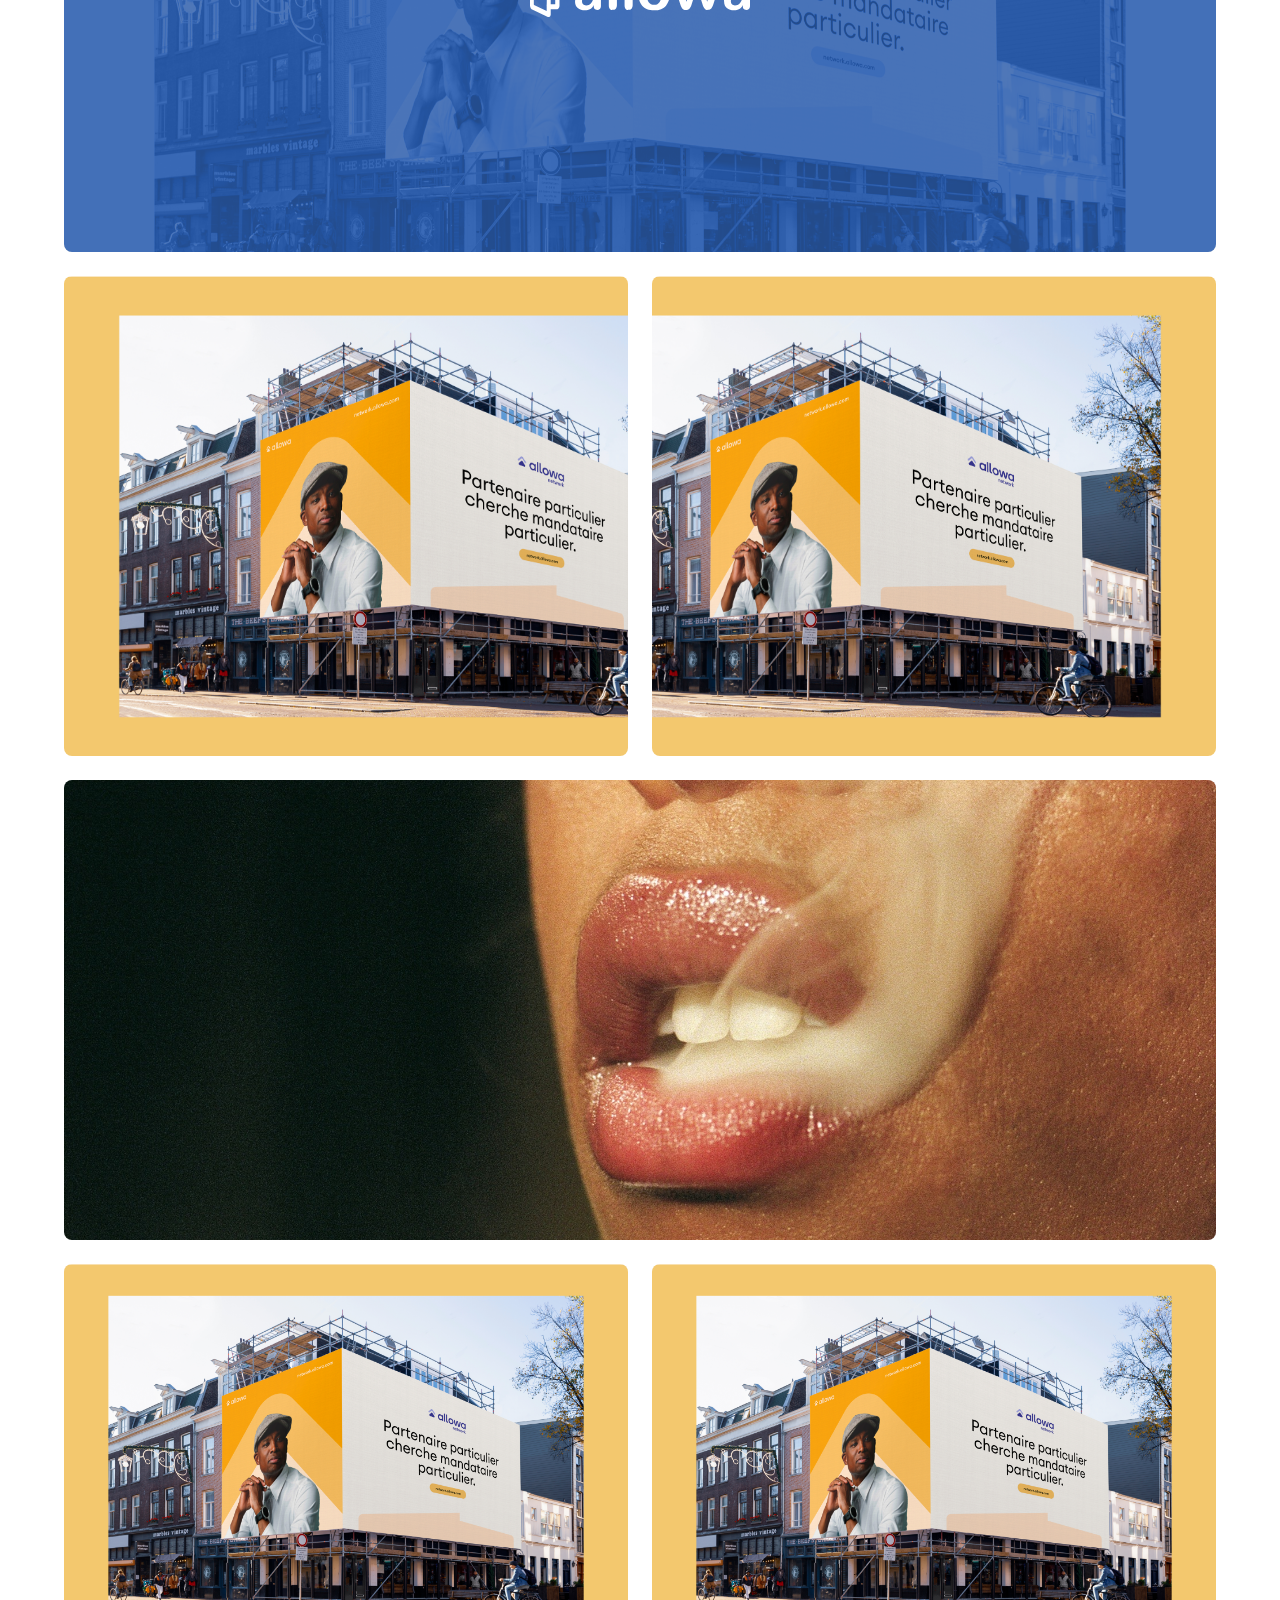
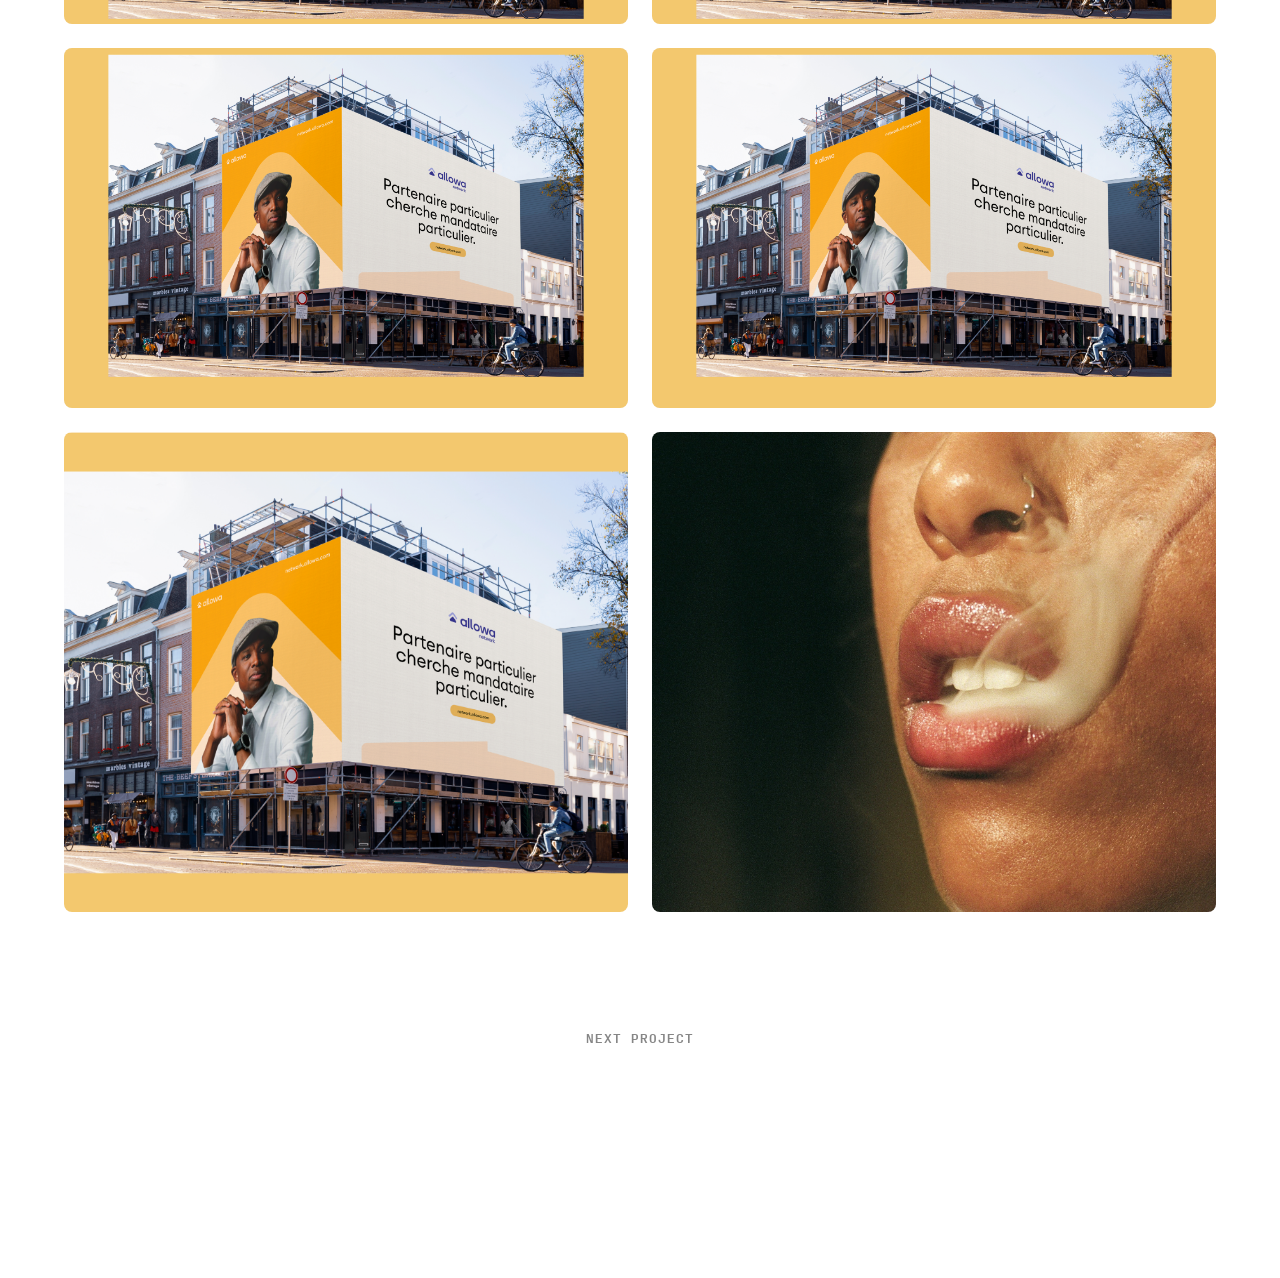
<file: work-allowa.html>
<!DOCTYPE html>
<html lang="en">
<head>
  <meta charset="UTF-8">
  <meta name="viewport" content="width=device-width, initial-scale=1.0">
  <title>ALLOWA — Elouan BEGUE</title>
  <meta name="description" content="Allowa case study — Real estate platform connecting owners to the best agents. UI/UX Design by Elouan BEGUE.">
  <meta property="og:title" content="ALLOWA — Elouan BEGUE">
  <meta property="og:description" content="Allowa case study — Real estate platform connecting owners to the best agents. UI/UX Design by Elouan BEGUE.">
  <meta property="og:type" content="website">
  <meta property="og:url" content="https://elouanbegue.com/work-allowa.html">
  <meta property="og:image" content="https://elouanbegue.com/assets/project-allowa-overlay.jpg">
  <link rel="canonical" href="https://elouanbegue.com/work-allowa.html">
  <link rel="icon" href="assets/favicon.svg" type="image/svg+xml">
  <link href="https://fonts.googleapis.com/css2?family=Playfair+Display:ital,wght@0,400;0,700;1,400;1,700&display=swap" rel="stylesheet">
  <link rel="stylesheet" href="styles.css">
  <script type="application/ld+json">
{
  "@context": "https://schema.org",
  "@type": "CreativeWork",
  "name": "ALLOWA",
  "description": "Allowa case study — Real estate platform connecting owners to the best agents. UI/UX Design.",
  "creator": {
    "@type": "Person",
    "name": "Elouan BEGUE"
  },
  "url": "https://elouanbegue.com/work-allowa.html"
}
</script>
  <style>
    /* ===== ALLOWA CASE STUDY ===== */

    /* -- Page overrides -- */
    body {
      background: #fff;
    }

    /* -- Header blend mode -- */
    .header {
      mix-blend-mode: difference;
    }

    /* -- Header dark text variant -- */
    .header--dark .header-left span,
    .header--dark .header-right span {
      color: var(--black);
    }
    .header--dark .logo path {
      fill: var(--black);
    }
    .header--dark.scrolled .header-left span,
    .header--dark.scrolled .header-right span {
      color: var(--white);
    }
    .header--dark.scrolled .logo path {
      fill: var(--white);
    }

    /* -- Case Hero -- */
    .case-hero {
      position: relative;
      width: 100vw;
      margin-left: calc(-50vw + 50%);
      height: 500px;
      overflow: hidden;
    }
    .case-hero__img {
      width: 100%;
      height: 100%;
      object-fit: cover;
      display: block;
      will-change: transform;
    }
    .case-hero__overlay {
      position: absolute;
      inset: 0;
      background: rgba(0,0,0,0.35);
      display: flex;
      align-items: center;
      justify-content: center;
    }
    .case-hero__logo {
      width: 260px;
      height: auto;
      opacity: 0;
      transform: translateY(20px);
      animation: slideUp .8s ease .3s forwards;
    }

    /* -- Bottom Menu (white variant) -- */
    .case-menu {
      position: fixed;
      bottom: 0;
      left: 0;
      width: 100%;
      z-index: 999;
      isolation: isolate;
      background: #fff;
      border-top: 1px solid rgba(34,34,34,.08);
      transform: translateY(100%);
      opacity: 0;
      transition: transform .4s cubic-bezier(.16,1,.3,1), opacity .3s ease;
    }
    .case-menu.visible {
      transform: translateY(0);
      opacity: 1;
    }
    .case-menu__inner {
      max-width: var(--max-width);
      margin: 0 auto;
      padding: 15px var(--side-padding);
      display: flex;
      justify-content: space-between;
      align-items: center;
    }
    .case-menu__left {
      display: flex;
      flex-direction: column;
      gap: 2px;
    }
    .case-menu__left span {
      font-family: 'Input Mono', 'JetBrains Mono', monospace;
      font-size: 12px;
      font-weight: 500;
      color: var(--black);
      text-transform: uppercase;
      letter-spacing: 1px;
    }
    .case-menu__left span:last-child {
      color: var(--grey);
      font-weight: 400;
    }
    .case-menu__links {
      display: flex;
      gap: 40px;
    }
    .case-menu__link {
      font-family: 'Neue Montreal', 'Inter', sans-serif;
      font-size: 12px;
      font-weight: 500;
      color: var(--grey);
      text-transform: uppercase;
      letter-spacing: 1px;
      transition: color .3s ease;
      cursor: pointer;
    }
    .case-menu__link:hover,
    .case-menu__link.active {
      color: var(--black);
    }
    .case-menu__follow {
      font-family: 'Neue Montreal', 'Inter', sans-serif;
      font-size: 12px;
      font-weight: 500;
      color: var(--black);
      text-transform: uppercase;
      letter-spacing: 1px;
      transition: opacity .3s ease;
      cursor: pointer;
    }
    .case-menu__follow:hover { opacity: .6; }

    /* -- Project Info Block -- */
    .case-info {
      max-width: var(--max-width);
      margin: 0 auto;
      padding: 80px var(--side-padding);
      display: grid;
      grid-template-columns: 1.2fr 0.8fr;
      gap: 60px;
      align-items: start;
    }
    .case-info__label {
      font-family: 'Input Mono', 'JetBrains Mono', monospace;
      font-size: 12px;
      font-weight: 500;
      color: var(--grey);
      text-transform: uppercase;
      letter-spacing: 1px;
      margin-bottom: 16px;
    }
    .case-info__title {
      font-family: 'Playfair Display', serif;
      font-size: 42px;
      font-weight: 400;
      font-style: italic;
      color: var(--black);
      margin-bottom: 12px;
    }
    .case-info__date {
      font-family: 'Input Mono', 'JetBrains Mono', monospace;
      font-size: 12px;
      color: var(--grey);
      margin-bottom: 24px;
    }
    .case-info__desc {
      font-family: var(--font-sans);
      font-size: 16px;
      font-weight: 400;
      color: var(--black);
      line-height: 1.65;
      max-width: 520px;
    }
    .case-info__meta {
      display: flex;
      flex-direction: column;
      gap: 16px;
      padding-top: 8px;
    }
    .case-info__meta-item {
      font-family: 'Input Mono', 'JetBrains Mono', monospace;
      font-size: 12px;
      font-weight: 500;
      color: var(--black);
      text-transform: uppercase;
      letter-spacing: .5px;
    }

    /* -- Mission Section -- */
    .case-mission {
      max-width: var(--max-width);
      margin: 0 auto;
      padding: 0 var(--side-padding) 80px;
      display: grid;
      grid-template-columns: 1fr 1fr;
      gap: 48px;
      align-items: center;
    }
    .case-mission__label {
      font-family: 'Input Mono', 'JetBrains Mono', monospace;
      font-size: 12px;
      font-weight: 500;
      color: var(--grey);
      text-transform: uppercase;
      letter-spacing: 1px;
      margin-bottom: 16px;
    }
    .case-mission__text {
      font-family: var(--font-sans);
      font-size: 18px;
      font-weight: 400;
      color: var(--black);
      line-height: 1.6;
      max-width: 460px;
    }
    .case-mission__img {
      width: 100%;
      border-radius: var(--radius);
      overflow: hidden;
    }
    .case-mission__img img {
      width: 100%;
      height: 100%;
      object-fit: cover;
      display: block;
      transition: transform .6s cubic-bezier(.16,1,.3,1);
    }
    .case-mission__img:hover img {
      transform: scale(1.03);
    }

    /* -- Gallery -- */
    .case-gallery {
      max-width: var(--max-width);
      margin: 0 auto;
      padding: 0 var(--side-padding);
      display: flex;
      flex-direction: column;
      gap: var(--gap);
    }

    /* Blue banner */
    .case-banner {
      position: relative;
      width: 100%;
      height: 520px;
      border-radius: var(--radius);
      overflow: hidden;
      background: #2B5BA8;
      display: flex;
      align-items: center;
      justify-content: center;
    }
    .case-banner__bg {
      position: absolute;
      inset: 0;
      width: 100%;
      height: 100%;
      object-fit: cover;
      opacity: .18;
      mix-blend-mode: luminosity;
    }
    .case-banner__logo {
      position: relative;
      z-index: 2;
      width: 220px;
      height: auto;
      filter: brightness(0) invert(1);
    }

    /* Two column */
    .case-two-col {
      display: grid;
      grid-template-columns: 1fr 1fr;
      gap: var(--gap);
    }
    .case-col-img {
      position: relative;
      border-radius: var(--radius);
      overflow: hidden;
      height: 480px;
    }
    .case-col-img img {
      width: 100%;
      height: 100%;
      object-fit: cover;
      display: block;
      transition: transform .6s cubic-bezier(.16,1,.3,1);
    }
    .case-col-img:hover img {
      transform: scale(1.03);
    }

    /* Full width image */
    .case-full-img {
      position: relative;
      width: 100%;
      border-radius: var(--radius);
      overflow: hidden;
      height: 460px;
    }
    .case-full-img img {
      width: 100%;
      height: 100%;
      object-fit: cover;
      display: block;
      transition: transform .6s cubic-bezier(.16,1,.3,1);
    }
    .case-full-img:hover img {
      transform: scale(1.03);
    }

    /* Grid of 4 */
    .case-grid-4 {
      display: grid;
      grid-template-columns: 1fr 1fr;
      grid-template-rows: 1fr 1fr;
      gap: var(--gap);
    }
    .case-grid-4__item {
      position: relative;
      border-radius: var(--radius);
      overflow: hidden;
      height: 360px;
      background: #f4f4f4;
    }
    .case-grid-4__item img {
      width: 100%;
      height: 100%;
      object-fit: cover;
      display: block;
      transition: transform .6s cubic-bezier(.16,1,.3,1);
    }
    .case-grid-4__item:hover img {
      transform: scale(1.03);
    }

    /* -- Next Project -- */
    .case-next {
      max-width: var(--max-width);
      margin: 0 auto;
      padding: 120px var(--side-padding) 140px;
      text-align: center;
    }
    .case-next__label {
      font-family: 'Input Mono', 'JetBrains Mono', monospace;
      font-size: 12px;
      font-weight: 500;
      color: var(--grey);
      text-transform: uppercase;
      letter-spacing: 1px;
      margin-bottom: 32px;
    }
    .case-next__link {
      display: inline-flex;
      flex-direction: column;
      align-items: center;
      gap: 20px;
      cursor: pointer;
      transition: transform .4s cubic-bezier(.16,1,.3,1);
    }
    .case-next__link:hover {
      transform: scale(1.05);
    }
    .case-next__logo {
      width: 160px;
      height: auto;
    }

    /* -- Reveal animations -- */
    .cs-reveal {
      opacity: 0;
      transform: translateY(60px);
      transition: opacity .8s cubic-bezier(.16,1,.3,1), transform .8s cubic-bezier(.16,1,.3,1);
    }
    .cs-reveal.visible {
      opacity: 1;
      transform: translateY(0);
    }

    /* Stagger children in grid-4 */
    .case-grid-4.cs-reveal .case-grid-4__item {
      opacity: 0;
      transform: translateY(40px);
      transition: opacity .6s cubic-bezier(.16,1,.3,1), transform .6s cubic-bezier(.16,1,.3,1);
    }
    .case-grid-4.cs-reveal.visible .case-grid-4__item:nth-child(1) { opacity:1; transform:translateY(0); transition-delay:.0s; }
    .case-grid-4.cs-reveal.visible .case-grid-4__item:nth-child(2) { opacity:1; transform:translateY(0); transition-delay:.1s; }
    .case-grid-4.cs-reveal.visible .case-grid-4__item:nth-child(3) { opacity:1; transform:translateY(0); transition-delay:.2s; }
    .case-grid-4.cs-reveal.visible .case-grid-4__item:nth-child(4) { opacity:1; transform:translateY(0); transition-delay:.3s; }

    /* Two-col stagger */
    .case-two-col.cs-reveal .case-col-img {
      opacity: 0;
      transform: translateY(40px);
      transition: opacity .6s cubic-bezier(.16,1,.3,1), transform .6s cubic-bezier(.16,1,.3,1);
    }
    .case-two-col.cs-reveal.visible .case-col-img:nth-child(1) { opacity:1; transform:translateY(0); transition-delay:0s; }
    .case-two-col.cs-reveal.visible .case-col-img:nth-child(2) { opacity:1; transform:translateY(0); transition-delay:.1s; }

    /* -- Responsive -- */
    @media (max-width: 768px) {
      .case-hero { height: 360px; }
      .case-hero__logo { width: 180px; }
      .case-info {
        grid-template-columns: 1fr;
        gap: 40px;
        padding: 48px var(--side-padding);
      }
      .case-info__title { font-size: 32px; }
      .case-mission {
        grid-template-columns: 1fr;
        gap: 32px;
        padding-bottom: 48px;
      }
      .case-two-col { grid-template-columns: 1fr; }
      .case-col-img { height: 320px; }
      .case-grid-4 { grid-template-columns: 1fr; }
      .case-grid-4__item { height: 280px; }
      .case-banner { height: 360px; }
      .case-full-img { height: 320px; }
      .case-next { padding: 80px var(--side-padding) 120px; }

      .case-menu__left,
      .case-menu__follow { display: none; }
      .case-menu__inner { justify-content: center; }
      .case-menu__links { gap: 16px; }

      .cursor { display: none; }
    }

    @media (max-width: 480px) {
      .case-hero { height: 280px; }
      .case-hero__logo { width: 140px; }
      .case-col-img { height: 240px; }
      .case-grid-4__item { height: 220px; }
      .case-banner { height: 280px; }
      .case-full-img { height: 240px; }
    }
  </style>
</head>
<body>

  <!-- Custom Cursor -->
  <div class="cursor" id="cursor">
    <div class="cursor-dot"></div>
    <div class="cursor-circle"></div>
    <span class="cursor-text">VIEW</span>
  </div>

  <!-- HEADER (dark text variant) -->
  <header class="header header--dark" id="header">
    <div class="header-inner">
      <a href="mailto:elouanbeguepro@gmail.com" class="header-left">
        <span>Open for any</span>
        <span>collaborations and offers</span>
      </a>
      <div class="header-center">
        <a href="index.html">
          <svg class="logo" width="30" height="30" viewBox="0 0 30 30" fill="none" xmlns="http://www.w3.org/2000/svg">
            <path d="M15 0L17.6 10.2L26.9 3.1L20.8 13L30 15L20.8 17L26.9 26.9L17.6 19.8L15 30L12.4 19.8L3.1 26.9L9.2 17L0 15L9.2 13L3.1 3.1L12.4 10.2L15 0Z" fill="#222222"/>
          </svg>
        </a>
      </div>
      <div class="header-right">
        <span>Elouan BEGUE</span>
        <span>Creative Director</span>
      </div>
    </div>
  </header>

  <!-- HERO -->
  <section class="case-hero">
    <img src="assets/project-allowa-bg.jpg" alt="Allowa hero" class="case-hero__img" id="heroImg" width="1512" height="500">
    <div class="case-hero__overlay">
      <img src="assets/allowa-logo.svg" alt="Allowa" class="case-hero__logo" width="260" height="60">
    </div>
  </section>

  <!-- BOTTOM MENU -->
  <nav class="case-menu" id="caseMenu">
    <div class="case-menu__inner">
      <div class="case-menu__left">
        <span>ALLOWA</span>
        <span>PROJECT : [04]</span>
      </div>
      <div class="case-menu__links">
        <a href="index.html" class="case-menu__link">ABOUT</a>
        <a href="work.html" class="case-menu__link active">WORK</a>
        <a href="playground.html" class="case-menu__link">PLAYGROUND</a>
        <a href="contact.html" class="case-menu__link">CONTACT</a>
      </div>
      <a href="https://linktr.ee/elone_design" target="_blank" rel="noopener" class="case-menu__follow">FOLLOW ME &#x2197;</a>
    </div>
  </nav>

  <!-- PROJECT INFO -->
  <section class="case-info cs-reveal">
    <div class="case-info__left">
      <p class="case-info__label">FREELANCE</p>
      <h1 class="case-info__title">Allowa</h1>
      <p class="case-info__date">6 mois / 2022-2023</p>
      <p class="case-info__desc">Allowa is a real-estate platform connecting particular owners to the agents that fit the best their needs. Created by Sholders, a digital agency based in Barcelona, Allowa enables a trustworthy and efficient real estate transaction.</p>
    </div>
    <div class="case-info__meta">
      <span class="case-info__meta-item">PARIS</span>
      <span class="case-info__meta-item">FREELANCE</span>
      <span class="case-info__meta-item">01/05/2022</span>
    </div>
  </section>

  <!-- MISSION -->
  <section class="case-mission cs-reveal">
    <div>
      <p class="case-mission__label">MISSION</p>
      <p class="case-mission__text">The aim is to use the rebranding created by One agency to create the new web design.</p>
    </div>
    <div class="case-mission__img">
      <img src="assets/project-allowa-overlay.jpg" alt="Allowa mission" loading="lazy" width="680" height="400">
    </div>
  </section>

  <!-- GALLERY -->
  <div class="case-gallery">

    <!-- 1. Blue banner -->
    <div class="case-banner cs-reveal">
      <img src="assets/project-allowa-overlay.jpg" alt="Allowa screens" class="case-banner__bg" loading="lazy" width="1512" height="520">
      <img src="assets/allowa-logo.svg" alt="Allowa" class="case-banner__logo" loading="lazy" width="220" height="50">
    </div>

    <!-- 2. Two-column mobile mockups -->
    <div class="case-two-col cs-reveal">
      <div class="case-col-img">
        <img src="assets/project-allowa-overlay.jpg" alt="Allowa mobile view 1" loading="lazy" width="680" height="480" style="object-position: left center;">
      </div>
      <div class="case-col-img">
        <img src="assets/project-allowa-overlay.jpg" alt="Allowa mobile view 2" loading="lazy" width="680" height="480" style="object-position: right center;">
      </div>
    </div>

    <!-- 3. Full-width billboard -->
    <div class="case-full-img cs-reveal">
      <img src="assets/project-allowa-bg.jpg" alt="Allowa billboard" loading="lazy" width="1512" height="460">
    </div>

    <!-- 4. Grid of 4 -->
    <div class="case-grid-4 cs-reveal">
      <div class="case-grid-4__item">
        <img src="assets/project-allowa-overlay.jpg" alt="Allowa screen 1" loading="lazy" width="680" height="360" style="object-position: top left;">
      </div>
      <div class="case-grid-4__item">
        <img src="assets/project-allowa-overlay.jpg" alt="Allowa screen 2" loading="lazy" width="680" height="360" style="object-position: top right;">
      </div>
      <div class="case-grid-4__item">
        <img src="assets/project-allowa-overlay.jpg" alt="Allowa screen 3" loading="lazy" width="680" height="360" style="object-position: bottom left;">
      </div>
      <div class="case-grid-4__item">
        <img src="assets/project-allowa-overlay.jpg" alt="Allowa screen 4" loading="lazy" width="680" height="360" style="object-position: bottom right;">
      </div>
    </div>

    <!-- 5. Two-column web screens -->
    <div class="case-two-col cs-reveal">
      <div class="case-col-img">
        <img src="assets/project-allowa-overlay.jpg" alt="Allowa web screen 1" loading="lazy" width="680" height="480" style="object-position: center top;">
      </div>
      <div class="case-col-img">
        <img src="assets/project-allowa-bg.jpg" alt="Allowa web screen 2" loading="lazy" width="680" height="480" style="object-position: center bottom;">
      </div>
    </div>

  </div>

  <!-- NEXT PROJECT -->
  <section class="case-next cs-reveal">
    <p class="case-next__label">Next Project</p>
    <a href="work-tetu.html" class="case-next__link">
      <img src="assets/tetu-logo.svg" alt="TETU" class="case-next__logo" loading="lazy" width="160" height="56">
    </a>
  </section>

  <script>
    document.body.style.opacity = '0';
    document.body.style.transition = 'opacity 0.4s ease';
    requestAnimationFrame(() => { document.body.style.opacity = '1'; });

    /* ===== ALLOWA CASE STUDY — INLINE JS ===== */

    // -- Custom cursor --
    const cursor = document.getElementById('cursor');
    let cursorX = 0, cursorY = 0, clientX = 0, clientY = 0;

    document.addEventListener('mousemove', e => {
      clientX = e.clientX;
      clientY = e.clientY;
    });

    function updateCursor() {
      cursorX += (clientX - cursorX) * 0.15;
      cursorY += (clientY - cursorY) * 0.15;
      cursor.style.transform = `translate(${cursorX}px, ${cursorY}px)`;
      requestAnimationFrame(updateCursor);
    }
    updateCursor();

    // Hover states
    const hoverTargets = document.querySelectorAll('a, .case-col-img, .case-full-img, .case-banner, .case-grid-4__item, .case-next__link');
    hoverTargets.forEach(el => {
      el.addEventListener('mouseenter', () => document.body.classList.add('cursor-hover'));
      el.addEventListener('mouseleave', () => document.body.classList.remove('cursor-hover'));
    });

    // -- Header scroll state --
    const header = document.getElementById('header');
    const heroSection = document.querySelector('.case-hero');
    let lastScroll = 0;

    function handleHeaderScroll() {
      const scrollY = window.scrollY;
      const heroBottom = heroSection.offsetHeight;

      if (scrollY > heroBottom - 60) {
        header.classList.add('scrolled');
      } else {
        header.classList.remove('scrolled');
      }
      lastScroll = scrollY;
    }

    // -- Bottom menu visibility --
    const caseMenu = document.getElementById('caseMenu');

    function handleMenuVisibility() {
      if (window.scrollY > 300) {
        caseMenu.classList.add('visible');
      } else {
        caseMenu.classList.remove('visible');
      }
    }

    // -- Parallax hero --
    const heroImg = document.getElementById('heroImg');

    function handleParallax() {
      const scrollY = window.scrollY;
      const heroH = heroSection.offsetHeight;
      if (scrollY < heroH) {
        const offset = scrollY * 0.35;
        heroImg.style.transform = `translateY(${offset}px) scale(1.05)`;
      }
    }

    // -- Scroll reveal --
    const revealEls = document.querySelectorAll('.cs-reveal');

    function handleReveal() {
      const trigger = window.innerHeight * 0.88;
      revealEls.forEach(el => {
        const top = el.getBoundingClientRect().top;
        if (top < trigger) {
          el.classList.add('visible');
        }
      });
    }

    // -- Unified scroll handler --
    function onScroll() {
      handleHeaderScroll();
      handleMenuVisibility();
      handleParallax();
      handleReveal();
    }

    window.addEventListener('scroll', onScroll, { passive: true });
    window.addEventListener('resize', handleReveal);

    // Initial calls
    window.addEventListener('DOMContentLoaded', () => {
      onScroll();
      // Header fade in
      header.style.opacity = '0';
      setTimeout(() => {
        header.style.transition = 'opacity .8s ease, background-color .4s ease, backdrop-filter .4s ease';
        header.style.opacity = '1';
      }, 200);
    });
  </script>
</body>
</html>
</file>
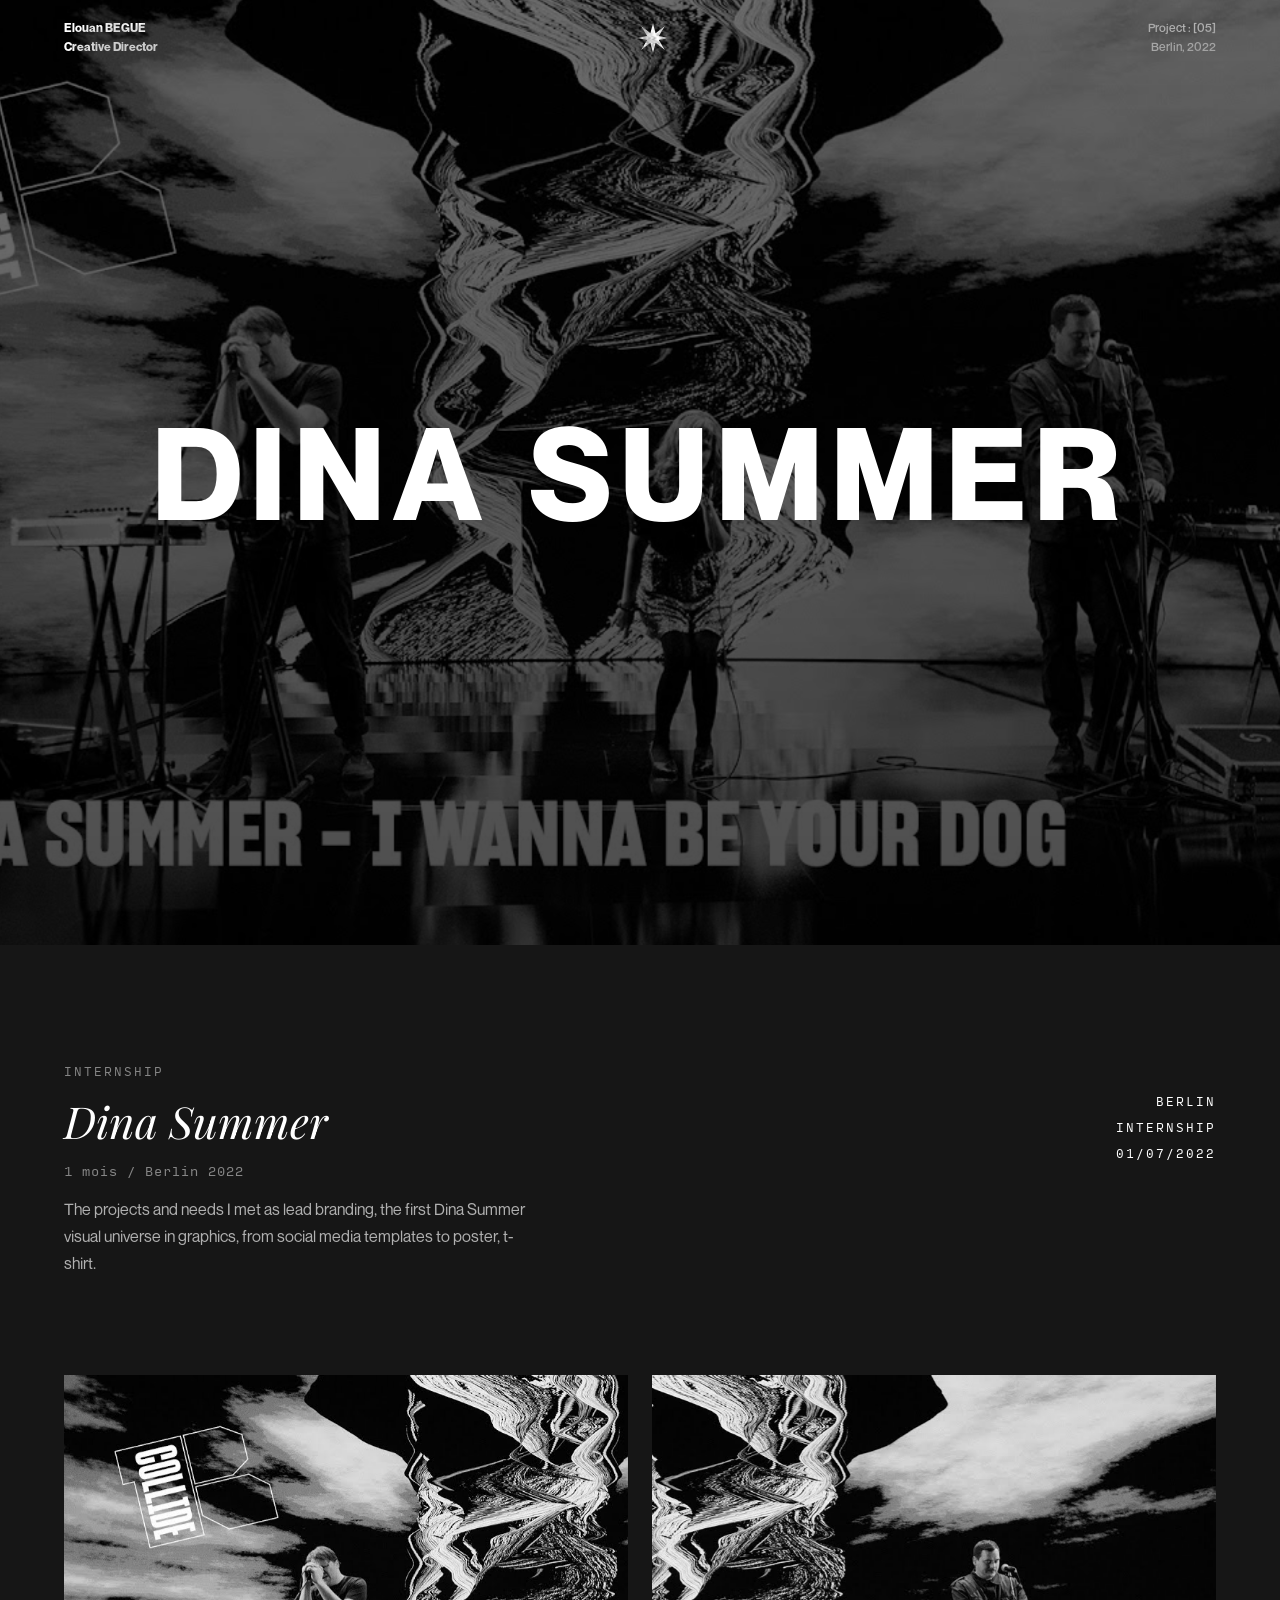
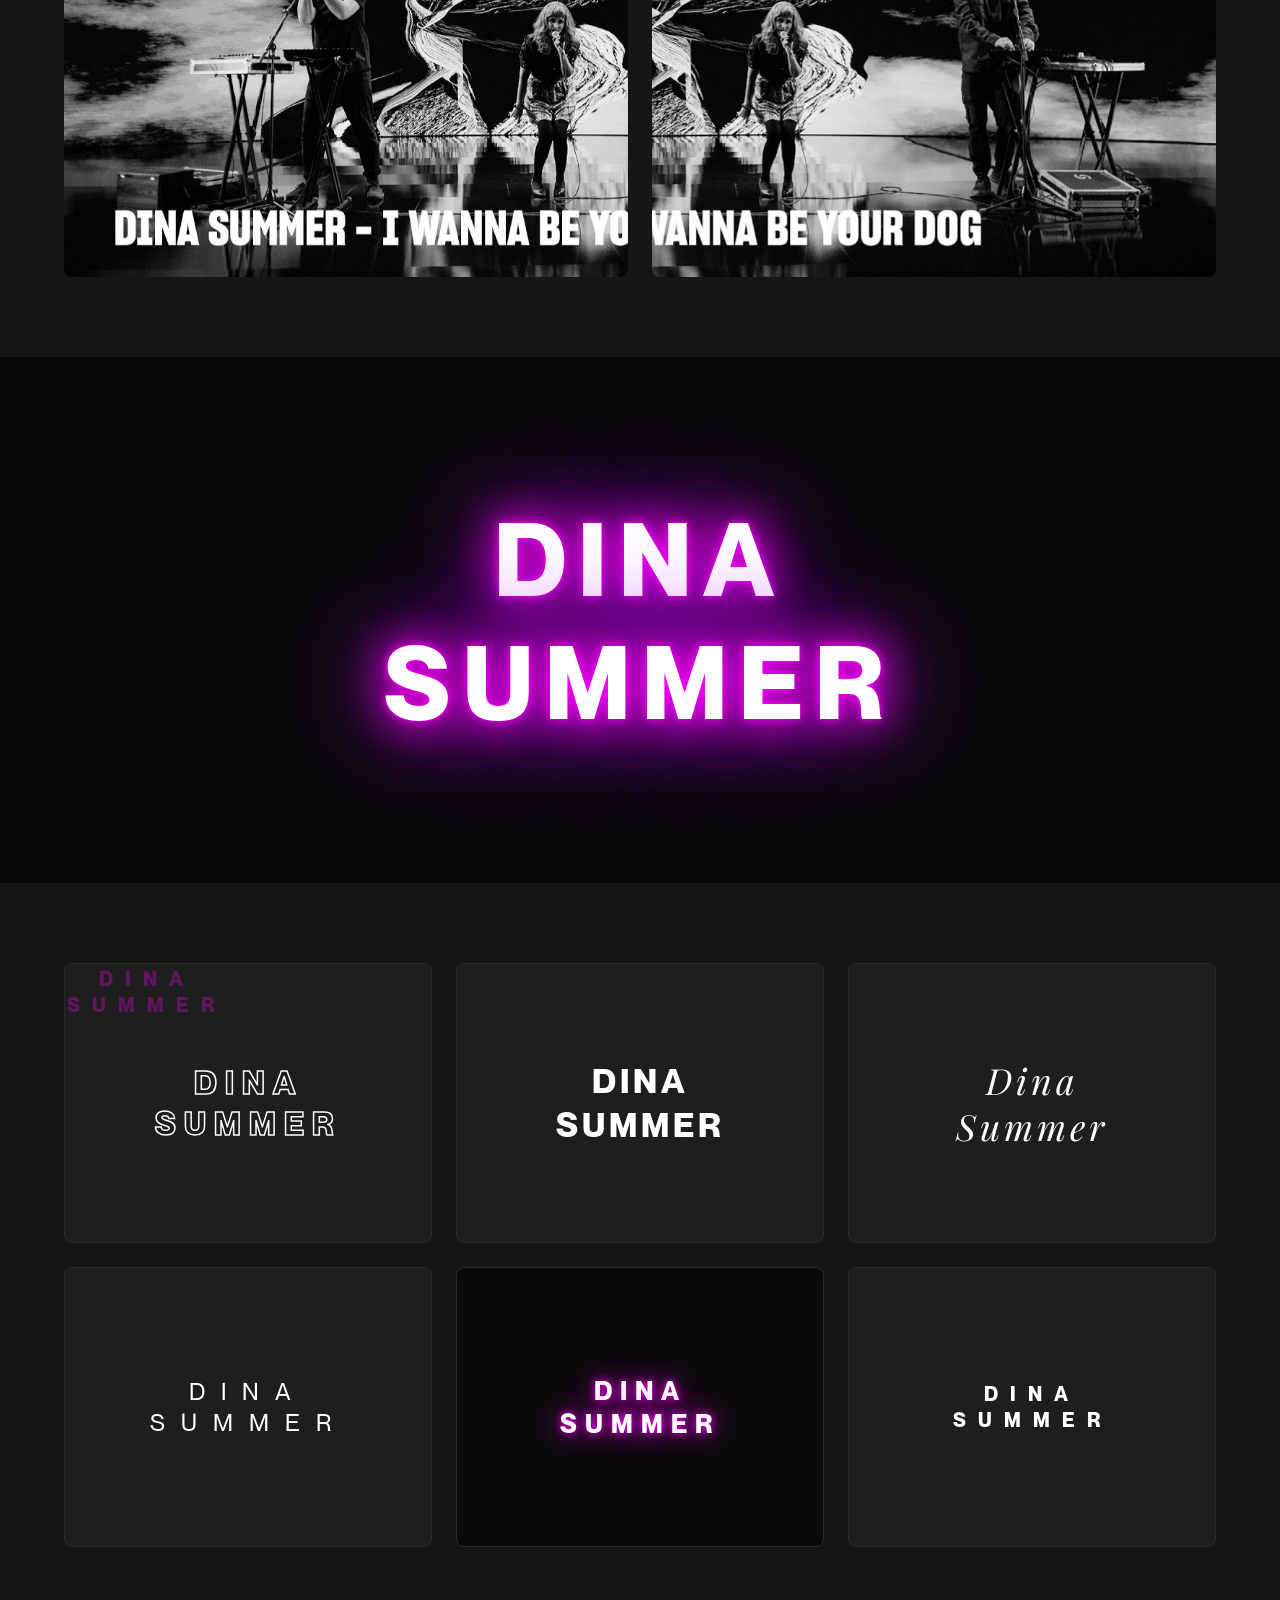
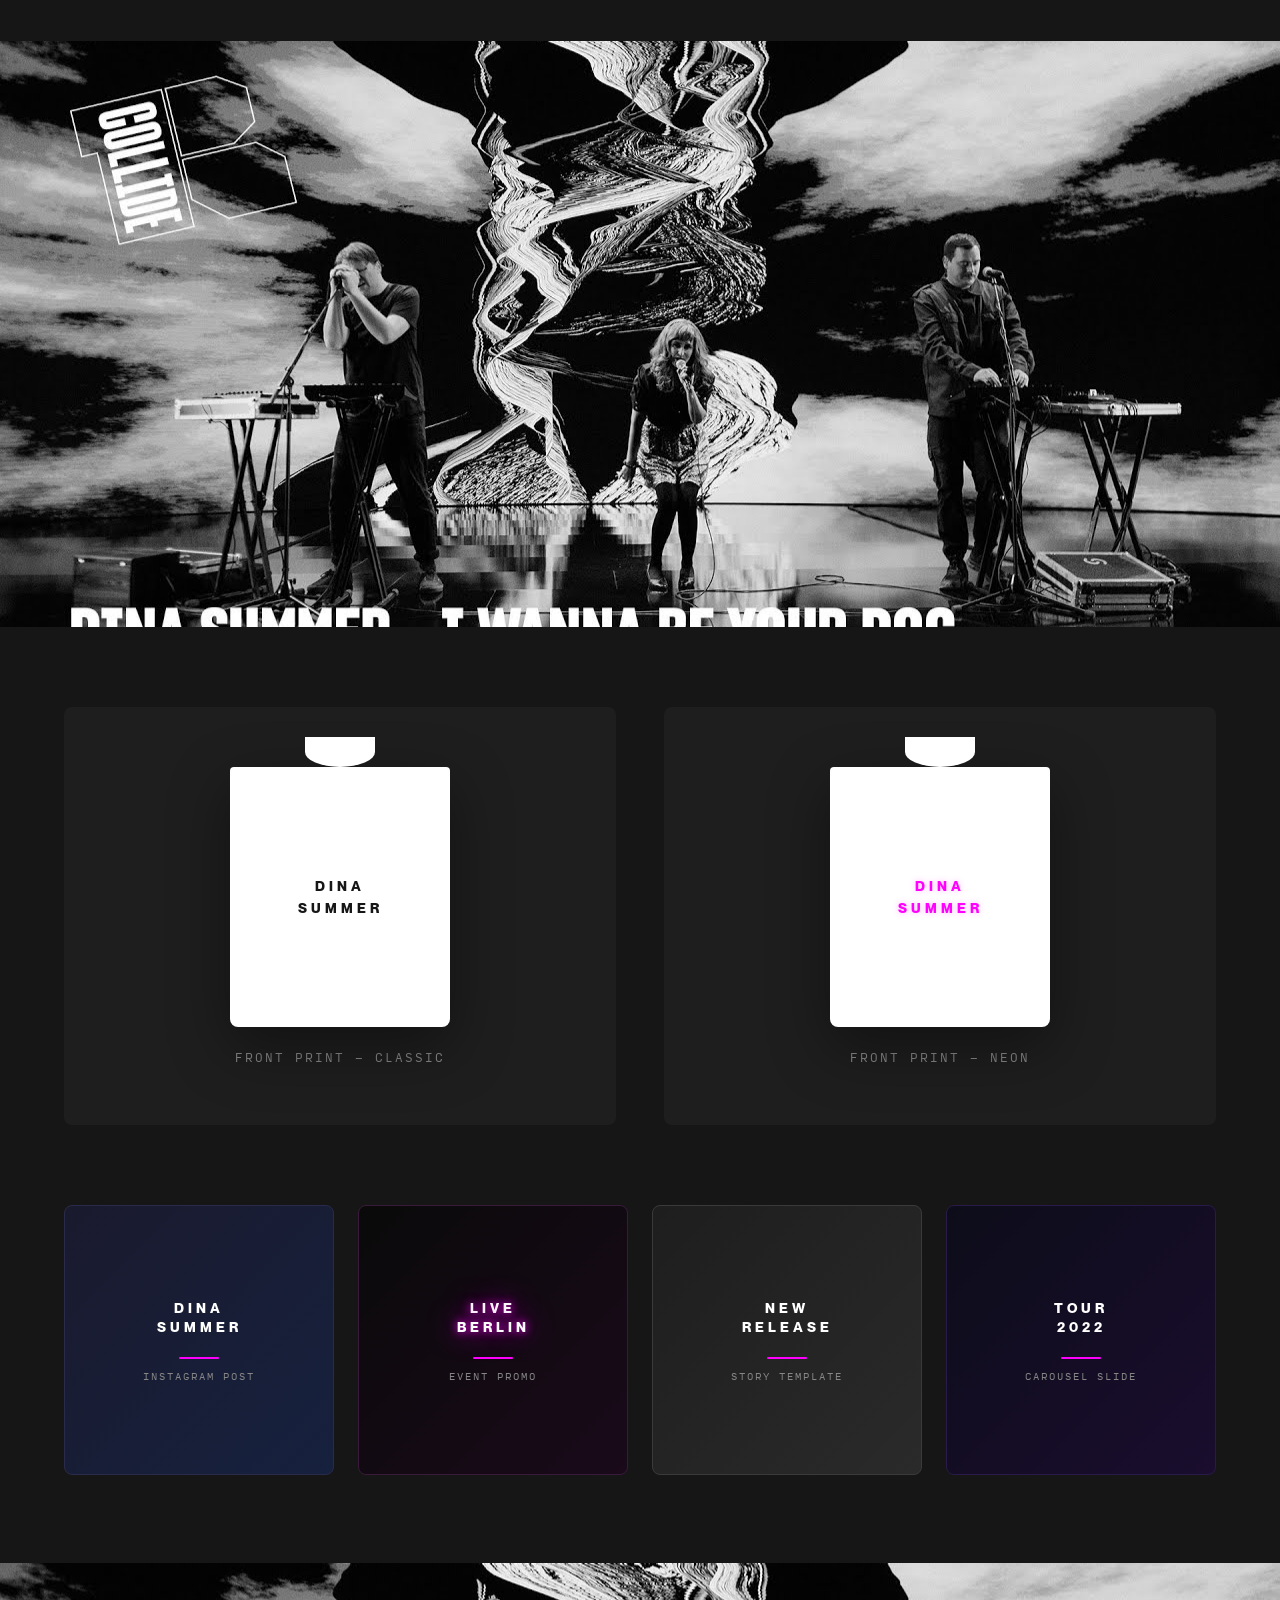
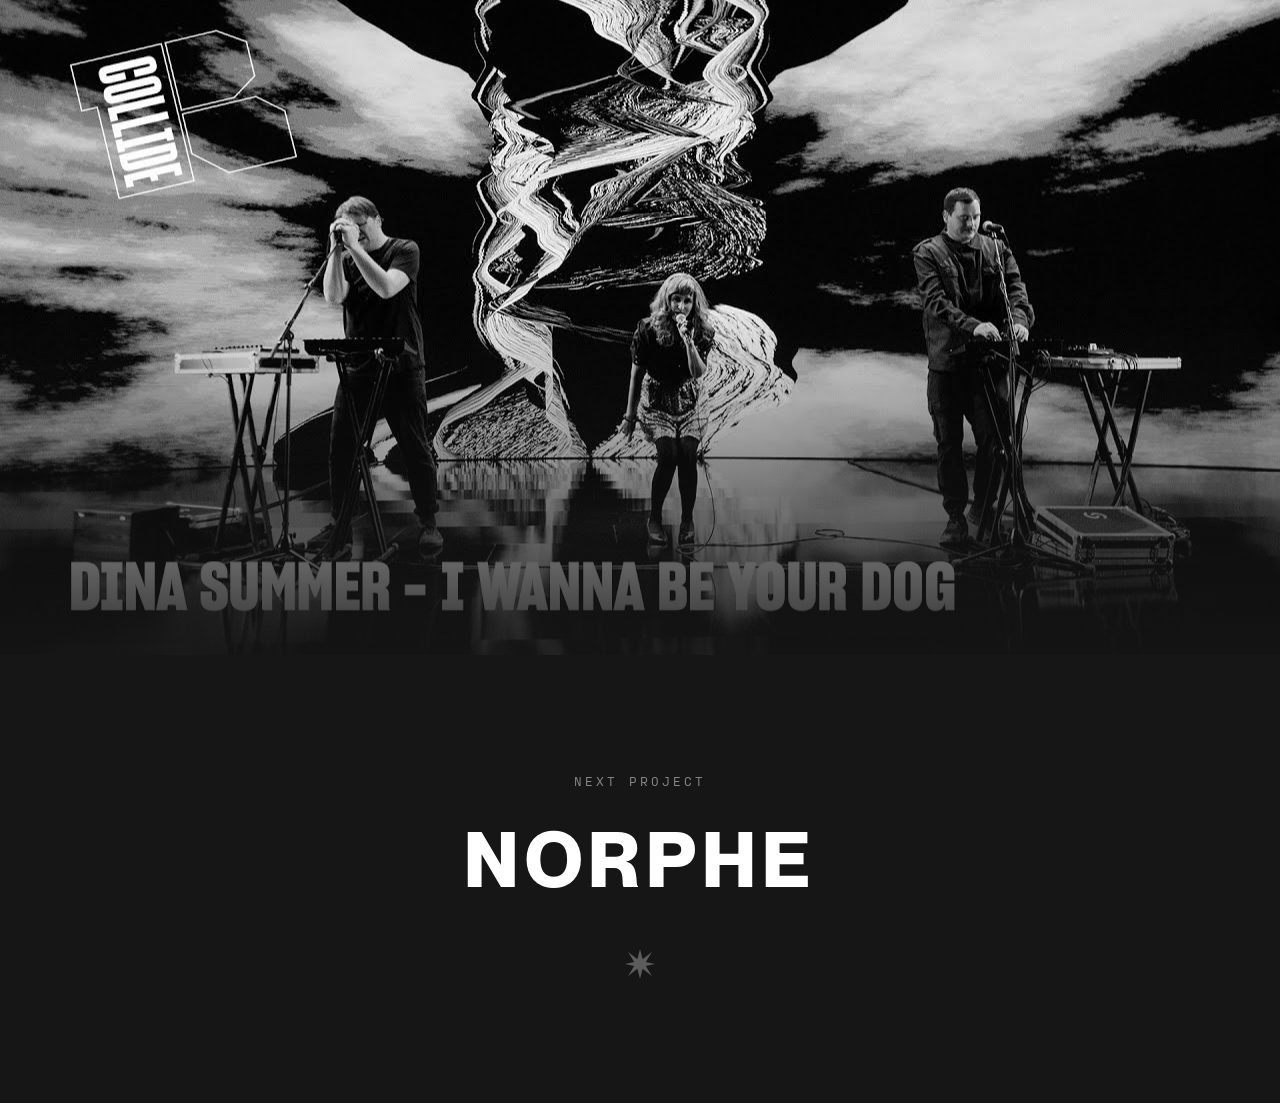
<file: work-dina-summer.html>
<!DOCTYPE html>
<html lang="en">
<head>
  <meta charset="UTF-8">
  <meta name="viewport" content="width=device-width, initial-scale=1.0">
  <title>DINA SUMMER — Elouan BEGUE</title>
  <meta name="description" content="Dina Summer branding case study. Lead branding for Berlin music artist — social media, posters, merch design.">
  <meta property="og:title" content="DINA SUMMER — Elouan BEGUE">
  <meta property="og:description" content="Dina Summer branding case study. Lead branding for Berlin music artist — social media, posters, merch design.">
  <meta property="og:type" content="website">
  <meta property="og:url" content="https://elouanbegue.com/work-dina-summer.html">
  <meta property="og:image" content="https://elouanbegue.com/assets/project-dinna.jpg">
  <link rel="canonical" href="https://elouanbegue.com/work-dina-summer.html">
  <link rel="icon" href="assets/favicon.svg" type="image/svg+xml">
  <link href="https://fonts.googleapis.com/css2?family=Playfair+Display:ital,wght@0,400;0,700;1,400;1,700&display=swap" rel="stylesheet">
  <link rel="stylesheet" href="styles.css">
  <script type="application/ld+json">
{
  "@context": "https://schema.org",
  "@type": "CreativeWork",
  "name": "Dina Summer",
  "description": "Dina Summer branding case study. Lead branding for Berlin music artist — social media, posters, merch design.",
  "creator": {
    "@type": "Person",
    "name": "Elouan BEGUE"
  },
  "url": "https://elouanbegue.com/work-dina-summer.html"
}
</script>
  <style>
    /* ---- PAGE OVERRIDES (dark theme) ---- */
    body {
      background: #161616;
      color: #fff;
    }

    /* ---- HEADER ---- */
    .header {
      background: transparent;
      mix-blend-mode: difference;
    }
    .header.scrolled {
      background: rgba(22,22,22,0.92);
      backdrop-filter: blur(12px);
    }

    /* ---- HERO ---- */
    .ds-hero {
      position: relative;
      width: 100vw;
      height: 100vh;
      min-height: 945px;
      overflow: hidden;
      display: flex;
      align-items: center;
      justify-content: center;
    }
    .ds-hero-bg {
      position: absolute;
      inset: 0;
      background: url('assets/project-dinna.jpg') center/cover no-repeat;
      transform: scale(1.05);
      animation: heroZoom 1.6s ease-out forwards;
    }
    .ds-hero-overlay {
      position: absolute;
      inset: 0;
      background: linear-gradient(180deg, rgba(0,0,0,0.55) 0%, rgba(0,0,0,0.7) 100%);
    }
    .ds-hero-title {
      position: relative;
      z-index: 2;
      font-family: 'Neue Montreal', 'Inter', sans-serif;
      font-size: clamp(48px, 10vw, 140px);
      font-weight: 700;
      color: #fff;
      text-transform: uppercase;
      letter-spacing: 8px;
      text-align: center;
      line-height: 1;
      overflow: hidden;
    }
    .ds-hero-title .letter {
      display: inline-block;
      opacity: 0;
      transform: translateY(100%);
      animation: letterReveal 0.6s cubic-bezier(0.16, 1, 0.3, 1) forwards;
    }

    @keyframes letterReveal {
      to {
        opacity: 1;
        transform: translateY(0);
      }
    }

    /* ---- BOTTOM MENU BAR ---- */
    .ds-bottom-bar {
      position: fixed;
      bottom: 0;
      left: 0;
      width: 100%;
      z-index: 999;
      background: #363636;
      isolation: isolate;
      padding: 15px 64px;
      display: flex;
      justify-content: space-between;
      align-items: center;
      transform: translateY(100%);
      opacity: 0;
      transition: transform 0.4s cubic-bezier(0.16, 1, 0.3, 1), opacity 0.3s ease;
    }
    .ds-bottom-bar.visible {
      transform: translateY(0);
      opacity: 1;
    }
    .ds-bar-left {
      display: flex;
      flex-direction: column;
      gap: 2px;
    }
    .ds-bar-left span {
      font-family: 'Input Mono', 'JetBrains Mono', monospace;
      font-size: 12px;
      color: #fff;
      letter-spacing: 1px;
      text-transform: uppercase;
    }
    .ds-bar-left span:last-child {
      color: #868686;
    }
    .ds-bar-center {
      display: flex;
      gap: 40px;
    }
    .ds-bar-center a {
      font-family: 'Neue Montreal', 'Inter', sans-serif;
      font-size: 12px;
      font-weight: 500;
      color: #868686;
      text-transform: uppercase;
      letter-spacing: 1px;
      transition: color 0.3s;
      cursor: pointer;
    }
    .ds-bar-center a.active {
      color: #fff;
    }
    .ds-bar-center a:hover {
      color: #fff;
    }
    .ds-bar-right a {
      font-family: 'Neue Montreal', 'Inter', sans-serif;
      font-size: 12px;
      font-weight: 500;
      color: #fff;
      text-transform: uppercase;
      letter-spacing: 1px;
      cursor: pointer;
      transition: opacity 0.3s;
    }
    .ds-bar-right a:hover {
      opacity: 0.7;
    }

    /* ---- PROJECT INFO BLOCK ---- */
    .ds-info {
      max-width: 1384px;
      margin: 0 auto;
      padding: 120px 64px 80px;
      display: grid;
      grid-template-columns: 1fr 1fr;
      gap: 80px;
      align-items: start;
    }
    .ds-info-left {
      display: flex;
      flex-direction: column;
      gap: 16px;
    }
    .ds-info-tag {
      font-family: 'Input Mono', 'JetBrains Mono', monospace;
      font-size: 12px;
      color: #868686;
      text-transform: uppercase;
      letter-spacing: 2px;
    }
    .ds-info-title {
      font-family: 'Playfair Display', serif;
      font-style: italic;
      font-size: clamp(32px, 4vw, 44px);
      font-weight: 400;
      color: #fff;
      line-height: 1.2;
    }
    .ds-info-duration {
      font-family: 'Input Mono', 'JetBrains Mono', monospace;
      font-size: 13px;
      color: #868686;
      letter-spacing: 1px;
    }
    .ds-info-desc {
      font-family: 'Neue Montreal', 'Inter', sans-serif;
      font-size: 16px;
      color: #b0b0b0;
      line-height: 1.7;
      max-width: 480px;
    }
    .ds-info-right {
      display: flex;
      flex-direction: column;
      align-items: flex-end;
      gap: 12px;
      padding-top: 30px;
    }
    .ds-info-right span {
      font-family: 'Input Mono', 'JetBrains Mono', monospace;
      font-size: 12px;
      color: #fff;
      text-transform: uppercase;
      letter-spacing: 2px;
    }

    /* ---- CONTENT SECTIONS ---- */
    .ds-section {
      max-width: 1384px;
      margin: 0 auto;
      padding: 0 64px;
    }
    .ds-section-full {
      width: 100%;
      padding: 0;
    }

    /* Two-column concert photos */
    .ds-two-col {
      display: grid;
      grid-template-columns: 1fr 1fr;
      gap: 24px;
      margin-bottom: 24px;
    }
    .ds-photo {
      position: relative;
      height: 520px;
      border-radius: 8px;
      overflow: hidden;
    }
    .ds-photo img {
      width: 100%;
      height: 100%;
      object-fit: cover;
      transition: transform 0.6s cubic-bezier(0.16, 1, 0.3, 1);
      will-change: transform;
    }
    .ds-photo:hover img {
      transform: scale(1.03);
    }

    /* Neon text section */
    .ds-neon-section {
      width: 100%;
      padding: 140px 64px;
      display: flex;
      align-items: center;
      justify-content: center;
      background: #0a0a0a;
      margin: 80px 0;
    }
    .ds-neon-text {
      font-family: 'Neue Montreal', 'Inter', sans-serif;
      font-size: clamp(48px, 8vw, 120px);
      font-weight: 700;
      text-transform: uppercase;
      letter-spacing: 12px;
      color: #fff;
      text-align: center;
      text-shadow:
        0 0 10px #ff00ff,
        0 0 40px #ff00ff,
        0 0 80px #ff00ff,
        0 0 120px #8b00ff;
      animation: neonPulse 3s ease-in-out infinite alternate;
    }
    @keyframes neonPulse {
      0% {
        text-shadow:
          0 0 10px #ff00ff,
          0 0 40px #ff00ff,
          0 0 80px #ff00ff,
          0 0 120px #8b00ff;
      }
      100% {
        text-shadow:
          0 0 5px #ff00ff,
          0 0 20px #ff00ff,
          0 0 60px #ff00ff,
          0 0 80px #8b00ff;
      }
    }

    /* Logo variations grid */
    .ds-logo-grid {
      display: grid;
      grid-template-columns: repeat(3, 1fr);
      gap: 24px;
      margin-bottom: 80px;
    }
    .ds-logo-cell {
      height: 280px;
      border-radius: 8px;
      display: flex;
      align-items: center;
      justify-content: center;
      background: #1e1e1e;
      border: 1px solid #2a2a2a;
      transition: transform 0.5s cubic-bezier(0.16, 1, 0.3, 1), border-color 0.3s;
      overflow: hidden;
    }
    .ds-logo-cell:hover {
      border-color: #ff00ff;
      transform: translateY(-4px);
    }
    .ds-logo-cell .logo-text {
      font-family: 'Neue Montreal', 'Inter', sans-serif;
      font-size: 28px;
      font-weight: 700;
      text-transform: uppercase;
      letter-spacing: 6px;
      color: #fff;
      text-align: center;
      line-height: 1.3;
      transition: transform 0.5s cubic-bezier(0.16, 1, 0.3, 1);
    }
    /* Outlined */
    .ds-logo-cell.style-outlined .logo-text {
      -webkit-text-stroke: 1.5px #fff;
      color: transparent;
      font-size: 32px;
      letter-spacing: 8px;
    }
    /* Filled bold */
    .ds-logo-cell.style-filled .logo-text {
      font-weight: 800;
      font-size: 34px;
      letter-spacing: 4px;
    }
    /* Script / serif italic */
    .ds-logo-cell.style-script .logo-text {
      font-family: 'Playfair Display', serif;
      font-style: italic;
      font-weight: 400;
      font-size: 36px;
      letter-spacing: 4px;
      text-transform: none;
    }
    /* Geometric / condensed */
    .ds-logo-cell.style-geometric .logo-text {
      font-weight: 300;
      font-size: 24px;
      letter-spacing: 16px;
    }
    /* Neon style */
    .ds-logo-cell.style-neon {
      background: #0a0a0a;
    }
    .ds-logo-cell.style-neon .logo-text {
      text-shadow:
        0 0 8px #ff00ff,
        0 0 30px #ff00ff;
      font-size: 26px;
      letter-spacing: 8px;
    }
    /* Distorted / stacked */
    .ds-logo-cell.style-distorted .logo-text {
      font-size: 20px;
      letter-spacing: 12px;
      position: relative;
    }
    .ds-logo-cell.style-distorted .logo-text-ghost {
      position: absolute;
      top: 3px;
      left: 3px;
      color: rgba(255, 0, 255, 0.3);
      font-family: 'Neue Montreal', 'Inter', sans-serif;
      font-size: 20px;
      font-weight: 700;
      text-transform: uppercase;
      letter-spacing: 12px;
      text-align: center;
      line-height: 1.3;
      pointer-events: none;
    }

    /* Full-width photo */
    .ds-full-photo {
      width: 100%;
      height: 600px;
      overflow: hidden;
      margin-bottom: 80px;
    }
    .ds-full-photo img {
      width: 100%;
      height: 100%;
      object-fit: cover;
      transition: transform 0.6s cubic-bezier(0.16, 1, 0.3, 1);
    }
    .ds-full-photo:hover img {
      transform: scale(1.02);
    }

    /* Merch / T-shirt mockups */
    .ds-merch-grid {
      display: grid;
      grid-template-columns: 1fr 1fr;
      gap: 48px;
      margin-bottom: 80px;
    }
    .ds-tshirt {
      display: flex;
      flex-direction: column;
      align-items: center;
      justify-content: center;
      padding: 60px 40px;
      background: #1e1e1e;
      border-radius: 8px;
      transition: transform 0.5s cubic-bezier(0.16, 1, 0.3, 1);
    }
    .ds-tshirt:hover {
      transform: perspective(600px) rotateY(5deg) rotateX(-3deg);
    }
    .ds-tshirt-shape {
      width: 220px;
      height: 260px;
      background: #fff;
      border-radius: 4px 4px 8px 8px;
      position: relative;
      display: flex;
      align-items: center;
      justify-content: center;
      box-shadow: 0 20px 60px rgba(0,0,0,0.4);
    }
    .ds-tshirt-neck {
      position: absolute;
      top: -30px;
      left: 50%;
      transform: translateX(-50%);
      width: 70px;
      height: 30px;
      background: #fff;
      border-radius: 0 0 50% 50%;
    }
    .ds-tshirt-sleeves {
      position: absolute;
      top: 0;
      width: 280px;
      height: 40px;
      background: #fff;
      border-radius: 4px 4px 0 0;
      z-index: -1;
    }
    .ds-tshirt-logo {
      font-family: 'Neue Montreal', 'Inter', sans-serif;
      font-size: 14px;
      font-weight: 700;
      text-transform: uppercase;
      letter-spacing: 4px;
      color: #161616;
      text-align: center;
      line-height: 1.6;
    }
    .ds-tshirt-logo.neon-print {
      color: #ff00ff;
      text-shadow: 0 0 6px rgba(255,0,255,0.3);
    }
    .ds-tshirt-label {
      margin-top: 24px;
      font-family: 'Input Mono', 'JetBrains Mono', monospace;
      font-size: 12px;
      color: #868686;
      text-transform: uppercase;
      letter-spacing: 2px;
    }

    /* Social media templates */
    .ds-social-grid {
      display: grid;
      grid-template-columns: repeat(4, 1fr);
      gap: 24px;
      margin-bottom: 80px;
    }
    .ds-social-card {
      aspect-ratio: 1;
      border-radius: 8px;
      overflow: hidden;
      display: flex;
      flex-direction: column;
      align-items: center;
      justify-content: center;
      padding: 24px;
      transition: transform 0.5s cubic-bezier(0.16, 1, 0.3, 1);
    }
    .ds-social-card:hover {
      transform: scale(1.04);
    }
    .ds-social-card:nth-child(1) {
      background: linear-gradient(135deg, #1a1a2e, #16213e);
      border: 1px solid #2a2a4a;
    }
    .ds-social-card:nth-child(2) {
      background: linear-gradient(135deg, #0a0a0a, #1a0a1a);
      border: 1px solid #3a1a3a;
    }
    .ds-social-card:nth-child(3) {
      background: linear-gradient(135deg, #1e1e1e, #2a2a2a);
      border: 1px solid #3a3a3a;
    }
    .ds-social-card:nth-child(4) {
      background: linear-gradient(135deg, #0d0d1a, #1a0d2e);
      border: 1px solid #2a1a4a;
    }
    .ds-social-title {
      font-family: 'Neue Montreal', 'Inter', sans-serif;
      font-size: 14px;
      font-weight: 700;
      text-transform: uppercase;
      letter-spacing: 4px;
      color: #fff;
      text-align: center;
      margin-bottom: 8px;
      line-height: 1.4;
    }
    .ds-social-sub {
      font-family: 'Input Mono', 'JetBrains Mono', monospace;
      font-size: 10px;
      color: #868686;
      text-transform: uppercase;
      letter-spacing: 2px;
      text-align: center;
    }
    .ds-social-card:nth-child(2) .ds-social-title {
      text-shadow: 0 0 10px #ff00ff, 0 0 30px #ff00ff;
    }
    .ds-social-accent {
      width: 40px;
      height: 2px;
      background: #ff00ff;
      margin: 12px 0;
      border-radius: 1px;
    }

    /* Final concert full-width */
    .ds-final-photo {
      width: 100%;
      height: 700px;
      overflow: hidden;
      position: relative;
      margin-bottom: 0;
    }
    .ds-final-photo img {
      width: 100%;
      height: 100%;
      object-fit: cover;
      object-position: center top;
    }
    .ds-final-overlay {
      position: absolute;
      inset: 0;
      background: linear-gradient(180deg, transparent 50%, rgba(22,22,22,0.9) 100%);
      pointer-events: none;
    }

    /* ---- NEXT PROJECT ---- */
    .ds-next {
      padding: 120px 64px;
      text-align: center;
      display: flex;
      flex-direction: column;
      align-items: center;
      gap: 24px;
    }
    .ds-next-label {
      font-family: 'Input Mono', 'JetBrains Mono', monospace;
      font-size: 12px;
      color: #868686;
      text-transform: uppercase;
      letter-spacing: 3px;
    }
    .ds-next-name {
      font-family: 'Neue Montreal', 'Inter', sans-serif;
      font-size: clamp(40px, 6vw, 80px);
      font-weight: 700;
      color: #fff;
      text-transform: uppercase;
      letter-spacing: 6px;
      transition: color 0.3s, letter-spacing 0.4s cubic-bezier(0.16, 1, 0.3, 1);
      cursor: pointer;
    }
    .ds-next-name:hover {
      color: #ff00ff;
      letter-spacing: 12px;
    }
    .ds-next-star {
      margin-top: 20px;
    }
    .ds-next-star svg {
      opacity: 0.3;
    }

    /* ---- SCROLL REVEAL ---- */
    .ds-reveal {
      opacity: 0;
      transform: translateY(60px);
      transition: opacity 0.8s cubic-bezier(0.16, 1, 0.3, 1), transform 0.8s cubic-bezier(0.16, 1, 0.3, 1);
    }
    .ds-reveal.visible {
      opacity: 1;
      transform: translateY(0);
    }

    /* Stagger children */
    .ds-stagger > * {
      opacity: 0;
      transform: translateY(40px);
      transition: opacity 0.6s cubic-bezier(0.16, 1, 0.3, 1), transform 0.6s cubic-bezier(0.16, 1, 0.3, 1);
    }
    .ds-stagger.visible > * {
      opacity: 1;
      transform: translateY(0);
    }
    .ds-stagger.visible > *:nth-child(1) { transition-delay: 0s; }
    .ds-stagger.visible > *:nth-child(2) { transition-delay: 0.08s; }
    .ds-stagger.visible > *:nth-child(3) { transition-delay: 0.16s; }
    .ds-stagger.visible > *:nth-child(4) { transition-delay: 0.24s; }
    .ds-stagger.visible > *:nth-child(5) { transition-delay: 0.32s; }
    .ds-stagger.visible > *:nth-child(6) { transition-delay: 0.40s; }

    /* Parallax helper */
    .ds-parallax-img {
      will-change: transform;
    }

    /* ---- RESPONSIVE ---- */
    @media (max-width: 1024px) {
      .ds-info {
        padding: 100px 32px 60px;
        gap: 40px;
      }
      .ds-section {
        padding: 0 32px;
      }
      .ds-neon-section {
        padding: 100px 32px;
      }
      .ds-photo {
        height: 400px;
      }
      .ds-full-photo {
        height: 450px;
      }
      .ds-final-photo {
        height: 500px;
      }
      .ds-social-grid {
        grid-template-columns: repeat(2, 1fr);
      }
      .ds-bottom-bar {
        padding: 15px 32px;
      }
      .ds-bar-center {
        gap: 24px;
      }
      .ds-next {
        padding: 100px 32px;
      }
    }

    @media (max-width: 768px) {
      .cursor {
        display: none;
      }
      .ds-hero {
        min-height: 600px;
      }
      .ds-info {
        grid-template-columns: 1fr;
        padding: 80px 20px 60px;
        gap: 40px;
      }
      .ds-info-right {
        align-items: flex-start;
        padding-top: 0;
      }
      .ds-section {
        padding: 0 20px;
      }
      .ds-two-col {
        grid-template-columns: 1fr;
      }
      .ds-photo {
        height: 320px;
      }
      .ds-neon-section {
        padding: 80px 20px;
        margin: 40px 0;
      }
      .ds-logo-grid {
        grid-template-columns: repeat(2, 1fr);
      }
      .ds-full-photo {
        height: 320px;
      }
      .ds-merch-grid {
        grid-template-columns: 1fr;
        gap: 24px;
      }
      .ds-social-grid {
        grid-template-columns: 1fr 1fr;
      }
      .ds-final-photo {
        height: 400px;
      }
      .ds-bottom-bar {
        padding: 12px 20px;
      }
      .ds-bar-left,
      .ds-bar-right {
        display: none;
      }
      .ds-bar-center {
        width: 100%;
        justify-content: center;
        gap: 16px;
      }
      .ds-next {
        padding: 80px 20px;
      }
      .ds-tshirt:hover,
      .ds-social-card:hover,
      .ds-logo-cell:hover {
        transform: none;
      }
    }

    @media (max-width: 480px) {
      .ds-photo {
        height: 260px;
      }
      .ds-logo-grid {
        grid-template-columns: 1fr;
      }
      .ds-social-grid {
        grid-template-columns: 1fr;
      }
      .ds-logo-cell {
        height: 200px;
      }
    }
  </style>
</head>
<body>

  <!-- Custom Cursor -->
  <div class="cursor" id="cursor">
    <div class="cursor-dot"></div>
    <div class="cursor-circle"></div>
    <span class="cursor-text">VIEW</span>
  </div>

  <!-- HEADER -->
  <header class="header" id="header">
    <div class="header-inner">
      <a href="mailto:elouanbeguepro@gmail.com" class="header-left">
        <span>Elouan BEGUE</span>
        <span>Creative Director</span>
      </a>
      <div class="header-center">
        <a href="index.html">
          <svg class="logo" width="30" height="30" viewBox="0 0 30 30" fill="none" xmlns="http://www.w3.org/2000/svg">
            <path d="M15 0L17.6 10.2L26.9 3.1L20.8 13L30 15L20.8 17L26.9 26.9L17.6 19.8L15 30L12.4 19.8L3.1 26.9L9.2 17L0 15L9.2 13L3.1 3.1L12.4 10.2L15 0Z" fill="white"/>
          </svg>
        </a>
      </div>
      <div class="header-right">
        <span>Project : [05]</span>
        <span>Berlin, 2022</span>
      </div>
    </div>
  </header>

  <!-- HERO -->
  <section class="ds-hero" id="hero">
    <div class="ds-hero-bg"></div>
    <div class="ds-hero-overlay"></div>
    <h1 class="ds-hero-title" id="heroTitle">DINA SUMMER</h1>
  </section>

  <!-- BOTTOM MENU BAR -->
  <nav class="ds-bottom-bar" id="bottomBar">
    <div class="ds-bar-left">
      <span>DINA SUMMER</span>
      <span>PROJECT : [05]</span>
    </div>
    <div class="ds-bar-center">
      <a href="index.html">ABOUT</a>
      <a href="work.html" class="active">WORK</a>
      <a href="playground.html">PLAYGROUND</a>
      <a href="contact.html">CONTACT</a>
    </div>
    <div class="ds-bar-right">
      <a href="https://linktr.ee/elone_design" target="_blank" rel="noopener">FOLLOW ME &#x2197;</a>
    </div>
  </nav>

  <!-- PROJECT INFO -->
  <section class="ds-info ds-reveal">
    <div class="ds-info-left">
      <span class="ds-info-tag">INTERNSHIP</span>
      <h2 class="ds-info-title">Dina Summer</h2>
      <span class="ds-info-duration">1 mois / Berlin 2022</span>
      <p class="ds-info-desc">The projects and needs I met as lead branding, the first Dina Summer visual universe in graphics, from social media templates to poster, t-shirt.</p>
    </div>
    <div class="ds-info-right">
      <span>BERLIN</span>
      <span>INTERNSHIP</span>
      <span>01/07/2022</span>
    </div>
  </section>

  <!-- SECTION 1: Two-column concert photos -->
  <div class="ds-section ds-reveal">
    <div class="ds-two-col">
      <div class="ds-photo">
        <img src="assets/project-dinna.jpg" alt="Dina Summer live concert" loading="lazy" class="ds-parallax-img" width="680" height="520" style="object-position: left center;">
      </div>
      <div class="ds-photo">
        <img src="assets/project-dinna.jpg" alt="Dina Summer stage performance" loading="lazy" class="ds-parallax-img" width="680" height="520" style="object-position: right center;">
      </div>
    </div>
  </div>

  <!-- SECTION 2: Neon glow text -->
  <div class="ds-neon-section ds-reveal">
    <div class="ds-neon-text">DINA<br>SUMMER</div>
  </div>

  <!-- SECTION 3: Logo variations grid -->
  <div class="ds-section ds-reveal ds-stagger">
    <div class="ds-logo-grid">
      <div class="ds-logo-cell style-outlined">
        <span class="logo-text">DINA<br>SUMMER</span>
      </div>
      <div class="ds-logo-cell style-filled">
        <span class="logo-text">DINA<br>SUMMER</span>
      </div>
      <div class="ds-logo-cell style-script">
        <span class="logo-text">Dina<br>Summer</span>
      </div>
      <div class="ds-logo-cell style-geometric">
        <span class="logo-text">DINA<br>SUMMER</span>
      </div>
      <div class="ds-logo-cell style-neon">
        <span class="logo-text">DINA<br>SUMMER</span>
      </div>
      <div class="ds-logo-cell style-distorted">
        <span class="logo-text">DINA<br>SUMMER</span>
        <span class="logo-text-ghost">DINA<br>SUMMER</span>
      </div>
    </div>
  </div>

  <!-- SECTION 4: Full-width concert photo -->
  <div class="ds-full-photo ds-reveal">
    <img src="assets/project-dinna.jpg" alt="Dina Summer live on stage" loading="lazy" class="ds-parallax-img" width="1512" height="600" style="object-position: center 30%;">
  </div>

  <!-- SECTION 5: T-shirt / merch mockups -->
  <div class="ds-section ds-reveal">
    <div class="ds-merch-grid">
      <div class="ds-tshirt">
        <div class="ds-tshirt-shape">
          <div class="ds-tshirt-neck"></div>
          <div class="ds-tshirt-sleeves"></div>
          <span class="ds-tshirt-logo">DINA<br>SUMMER</span>
        </div>
        <span class="ds-tshirt-label">Front print - Classic</span>
      </div>
      <div class="ds-tshirt">
        <div class="ds-tshirt-shape">
          <div class="ds-tshirt-neck"></div>
          <div class="ds-tshirt-sleeves"></div>
          <span class="ds-tshirt-logo neon-print">DINA<br>SUMMER</span>
        </div>
        <span class="ds-tshirt-label">Front print - Neon</span>
      </div>
    </div>
  </div>

  <!-- SECTION 6: Social media templates -->
  <div class="ds-section ds-reveal ds-stagger">
    <div class="ds-social-grid">
      <div class="ds-social-card">
        <span class="ds-social-title">DINA<br>SUMMER</span>
        <div class="ds-social-accent"></div>
        <span class="ds-social-sub">Instagram Post</span>
      </div>
      <div class="ds-social-card">
        <span class="ds-social-title">LIVE<br>BERLIN</span>
        <div class="ds-social-accent"></div>
        <span class="ds-social-sub">Event Promo</span>
      </div>
      <div class="ds-social-card">
        <span class="ds-social-title">NEW<br>RELEASE</span>
        <div class="ds-social-accent"></div>
        <span class="ds-social-sub">Story Template</span>
      </div>
      <div class="ds-social-card">
        <span class="ds-social-title">TOUR<br>2022</span>
        <div class="ds-social-accent"></div>
        <span class="ds-social-sub">Carousel Slide</span>
      </div>
    </div>
  </div>

  <!-- SECTION 7: Final concert photography -->
  <div class="ds-final-photo ds-reveal">
    <img src="assets/project-dinna.jpg" alt="Dina Summer concert finale" loading="lazy" class="ds-parallax-img" width="1512" height="700" style="object-position: center 20%;">
    <div class="ds-final-overlay"></div>
  </div>

  <!-- NEXT PROJECT -->
  <div class="ds-next ds-reveal">
    <span class="ds-next-label">Next Project</span>
    <a href="work-norphe.html" class="ds-next-name">NORPHE</a>
    <div class="ds-next-star">
      <svg width="30" height="30" viewBox="0 0 30 30" fill="none" xmlns="http://www.w3.org/2000/svg">
        <path d="M15 0L17.6 10.2L26.9 3.1L20.8 13L30 15L20.8 17L26.9 26.9L17.6 19.8L15 30L12.4 19.8L3.1 26.9L9.2 17L0 15L9.2 13L3.1 3.1L12.4 10.2L15 0Z" fill="white"/>
      </svg>
    </div>
  </div>

  <script>
    document.body.style.opacity = '0';
    document.body.style.transition = 'opacity 0.4s ease';
    requestAnimationFrame(() => { document.body.style.opacity = '1'; });

    /* ---- CUSTOM CURSOR ---- */
    const cursor = document.getElementById('cursor');
    let mx = 0, my = 0, cx = 0, cy = 0;
    document.addEventListener('mousemove', function(e) { mx = e.clientX; my = e.clientY; });
    (function loop() {
      cx += (mx - cx) * 0.15;
      cy += (my - cy) * 0.15;
      cursor.style.transform = 'translate3d(' + cx + 'px, ' + cy + 'px, 0)';
      requestAnimationFrame(loop);
    })();

    /* Hover state on interactive elements */
    var hoverEls = document.querySelectorAll('a, .ds-photo, .ds-tshirt, .ds-social-card, .ds-logo-cell');
    for (var i = 0; i < hoverEls.length; i++) {
      hoverEls[i].addEventListener('mouseenter', function() { document.body.classList.add('cursor-hover'); });
      hoverEls[i].addEventListener('mouseleave', function() { document.body.classList.remove('cursor-hover'); });
    }

    /* ---- HERO LETTER-BY-LETTER REVEAL ---- */
    var heroTitle = document.getElementById('heroTitle');
    var titleText = heroTitle.textContent.trim();
    var fragment = document.createDocumentFragment();
    var delay = 0;
    for (var j = 0; j < titleText.length; j++) {
      var span = document.createElement('span');
      span.classList.add('letter');
      if (titleText[j] === ' ') {
        span.textContent = '\u00A0';
        span.style.width = '0.3em';
      } else {
        span.textContent = titleText[j];
      }
      span.style.animationDelay = (0.4 + delay) + 's';
      fragment.appendChild(span);
      delay += 0.05;
    }
    heroTitle.textContent = '';
    heroTitle.appendChild(fragment);

    /* ---- BOTTOM BAR SHOW ON SCROLL ---- */
    var bottomBar = document.getElementById('bottomBar');
    var heroSection = document.getElementById('hero');
    function checkBottomBar() {
      var heroBottom = heroSection.getBoundingClientRect().bottom;
      if (heroBottom < 0) {
        bottomBar.classList.add('visible');
      } else {
        bottomBar.classList.remove('visible');
      }
    }
    window.addEventListener('scroll', checkBottomBar, { passive: true });
    checkBottomBar();

    /* ---- HEADER SCROLL STATE ---- */
    var header = document.getElementById('header');
    window.addEventListener('scroll', function() {
      if (window.scrollY > 100) {
        header.classList.add('scrolled');
      } else {
        header.classList.remove('scrolled');
      }
    }, { passive: true });

    /* ---- SCROLL REVEAL ---- */
    var revealEls = document.querySelectorAll('.ds-reveal');
    var revealObserver = new IntersectionObserver(function(entries) {
      for (var k = 0; k < entries.length; k++) {
        if (entries[k].isIntersecting) {
          entries[k].target.classList.add('visible');
        }
      }
    }, { threshold: 0.12, rootMargin: '0px 0px -60px 0px' });
    for (var m = 0; m < revealEls.length; m++) {
      revealObserver.observe(revealEls[m]);
    }

    /* ---- PARALLAX ON IMAGES ---- */
    var parallaxImages = document.querySelectorAll('.ds-parallax-img');
    window.addEventListener('scroll', function() {
      for (var p = 0; p < parallaxImages.length; p++) {
        var rect = parallaxImages[p].getBoundingClientRect();
        var windowH = window.innerHeight;
        if (rect.top < windowH && rect.bottom > 0) {
          var progress = (windowH - rect.top) / (windowH + rect.height);
          var offset = (progress - 0.5) * 40;
          parallaxImages[p].style.transform = 'translateY(' + offset + 'px)';
        }
      }
    }, { passive: true });
  </script>
</body>
</html>
</file>
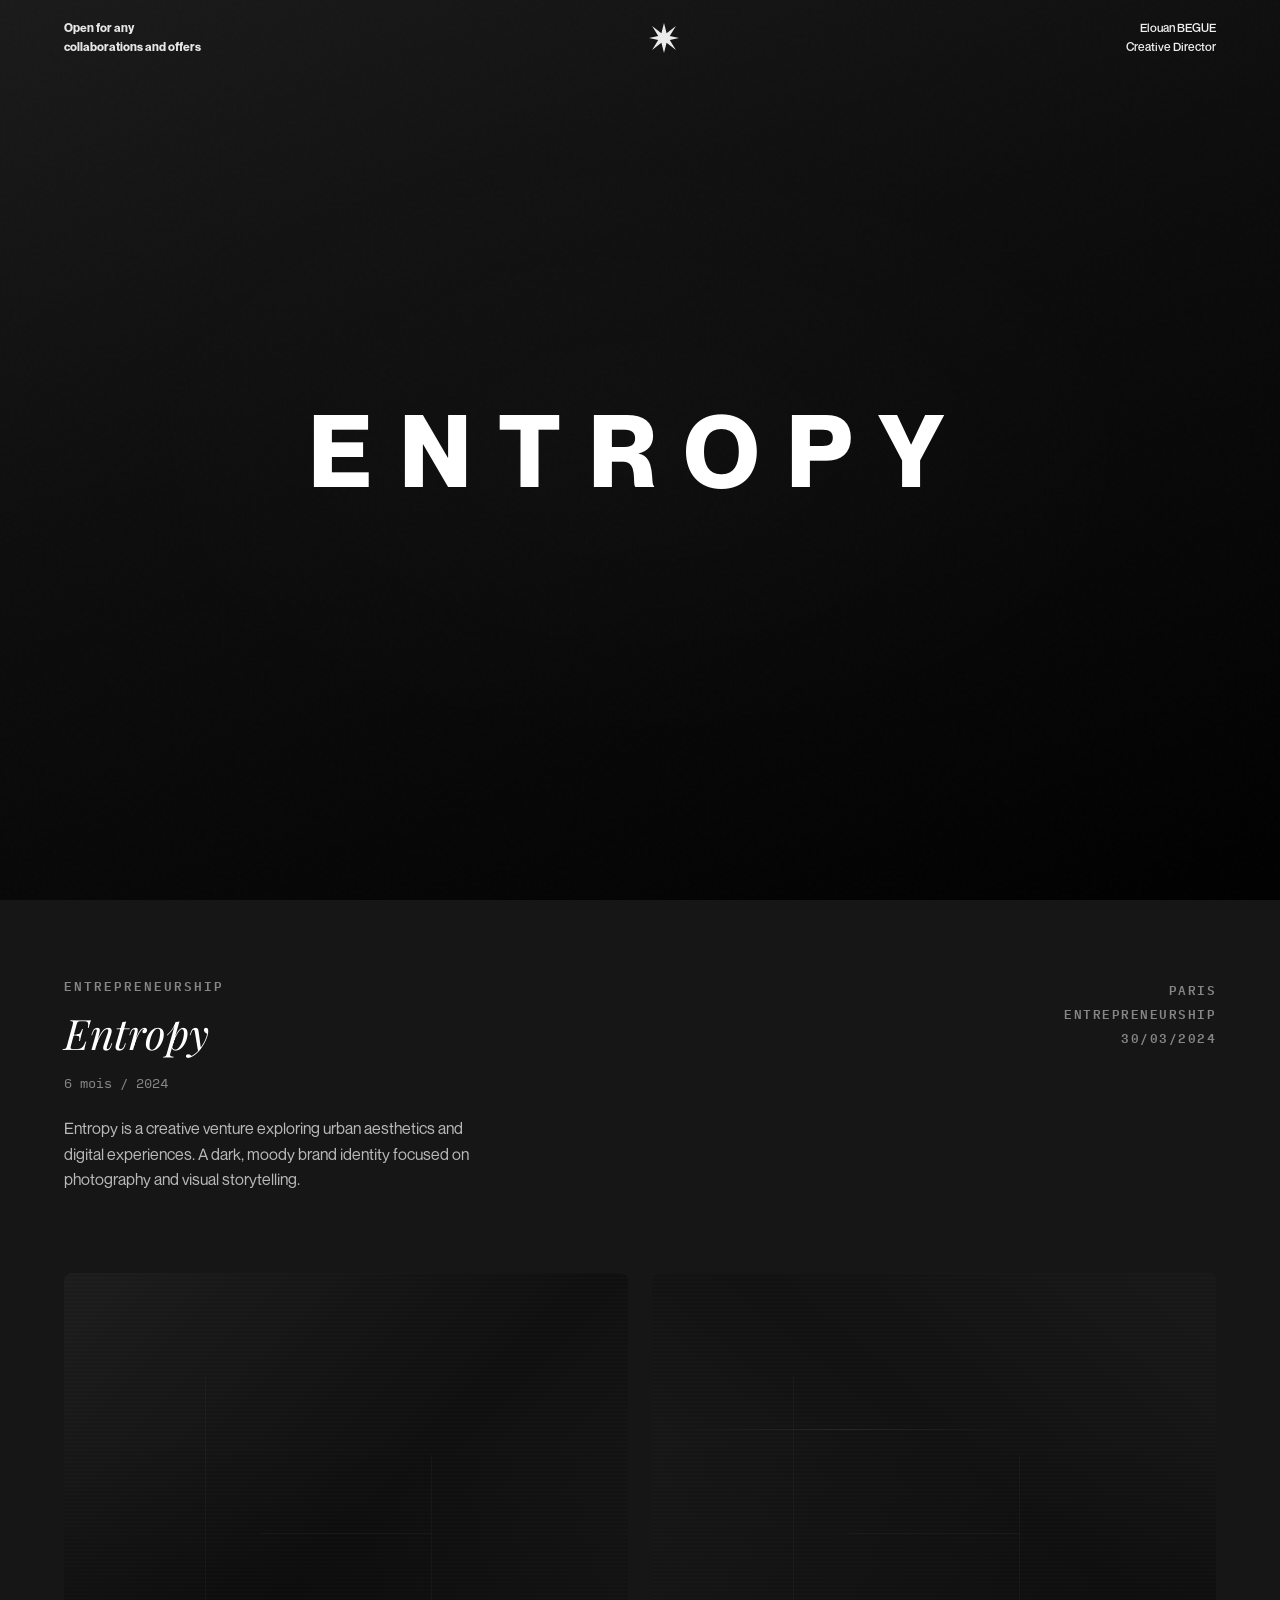
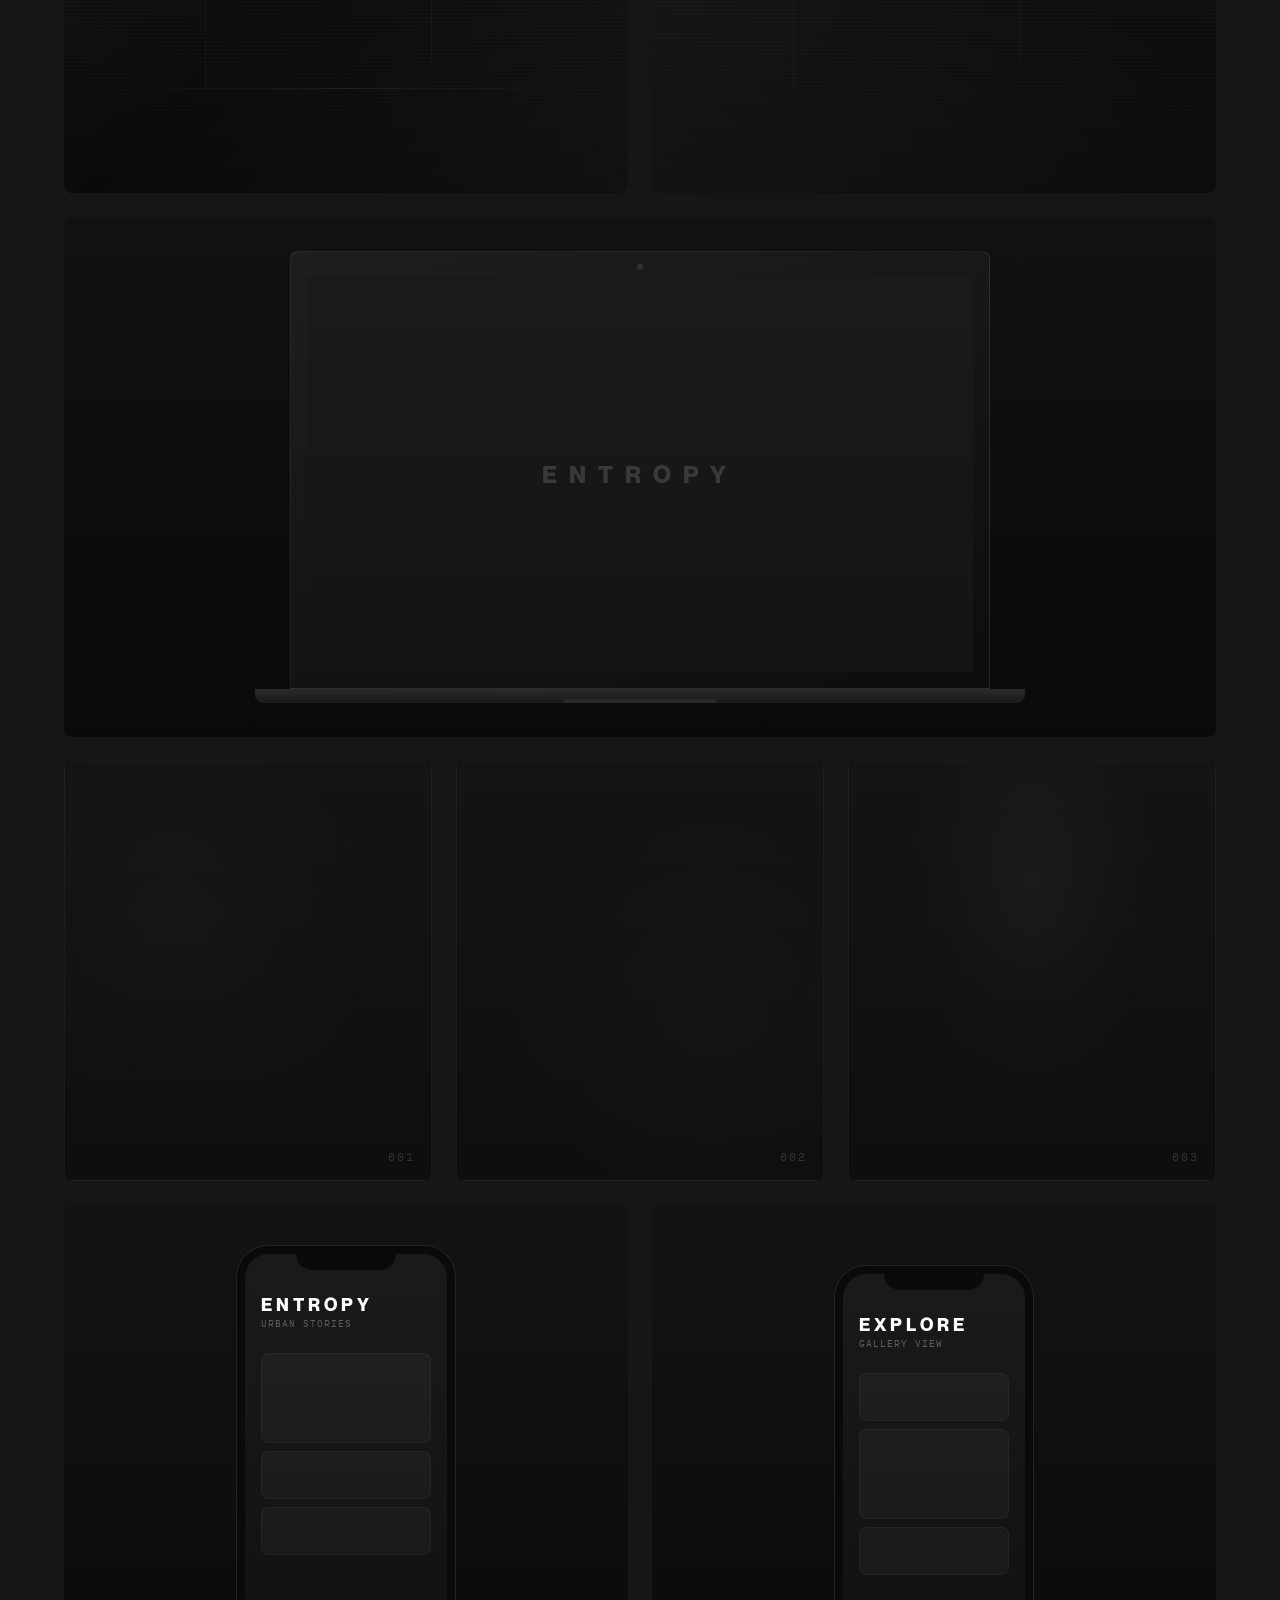
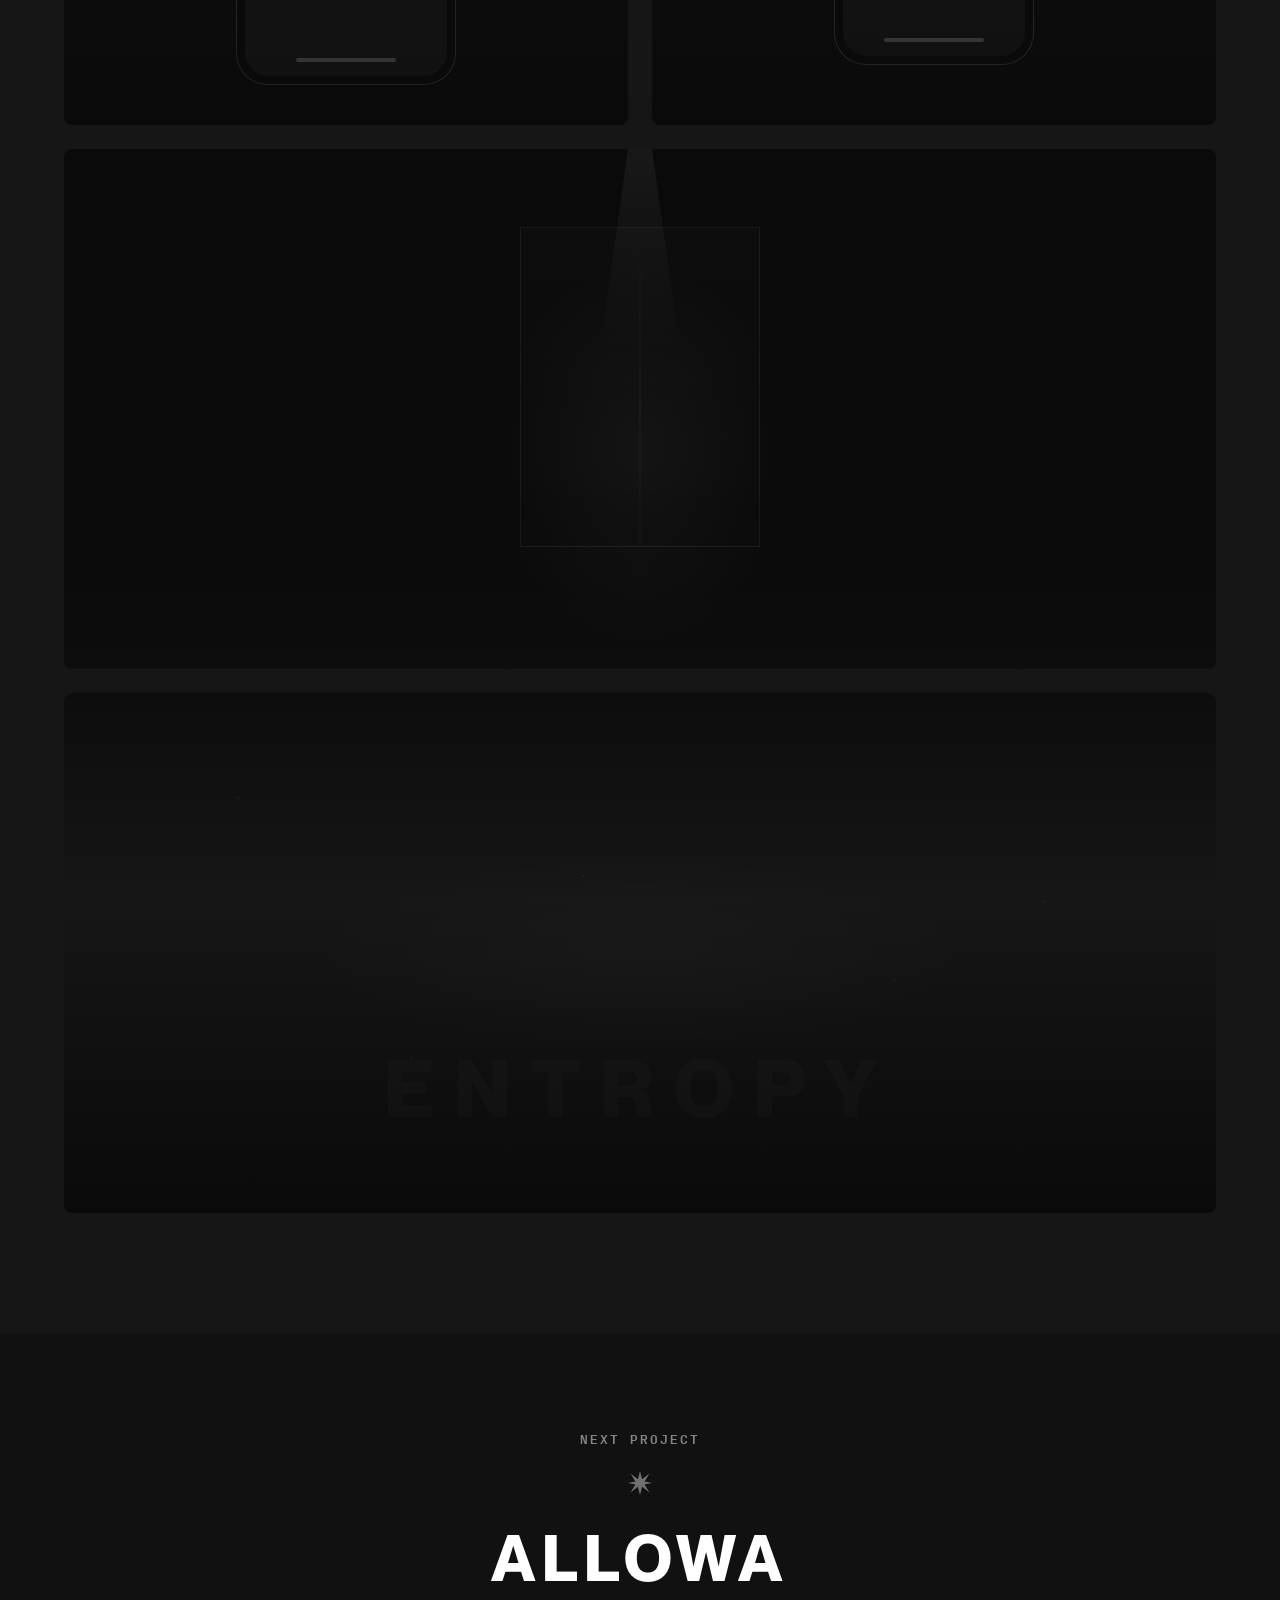
<file: work-entropy.html>
<!DOCTYPE html>
<html lang="en">
<head>
  <meta charset="UTF-8">
  <meta name="viewport" content="width=device-width, initial-scale=1.0">
  <title>ENTROPY — Elouan BEGUE</title>
  <meta name="description" content="ENTROPY dark urban brand case study. Creative venture exploring urban aesthetics and digital experiences by Elouan BEGUE.">
  <meta property="og:title" content="ENTROPY — Elouan BEGUE">
  <meta property="og:description" content="ENTROPY dark urban brand case study. Creative venture exploring urban aesthetics and digital experiences by Elouan BEGUE.">
  <meta property="og:type" content="website">
  <meta property="og:url" content="https://elouanbegue.com/work-entropy.html">
  <meta property="og:image" content="https://elouanbegue.com/assets/hero.jpg">
  <link rel="canonical" href="https://elouanbegue.com/work-entropy.html">
  <link rel="icon" href="assets/favicon.svg" type="image/svg+xml">
  <link href="https://fonts.googleapis.com/css2?family=Playfair+Display:ital,wght@0,400;0,700;1,400;1,700&display=swap" rel="stylesheet">
  <link rel="stylesheet" href="styles.css">
  <script type="application/ld+json">
{
  "@context": "https://schema.org",
  "@type": "CreativeWork",
  "name": "ENTROPY",
  "description": "ENTROPY dark urban brand case study. Creative venture exploring urban aesthetics and digital experiences.",
  "creator": {
    "@type": "Person",
    "name": "Elouan BEGUE"
  },
  "url": "https://elouanbegue.com/work-entropy.html"
}
</script>
  <style>
    /* === ENTROPY CASE STUDY === */

    body {
      background: #161616;
      color: #ffffff;
    }

    /* --- HEADER override for dark --- */
    .header {
      background: transparent;
      mix-blend-mode: difference;
    }
    .header.scrolled {
      background-color: rgba(22, 22, 22, 0.9);
      backdrop-filter: blur(12px);
      -webkit-backdrop-filter: blur(12px);
    }

    /* --- HERO --- */
    .entropy-hero {
      width: 100vw;
      height: 100vh;
      min-height: 700px;
      display: flex;
      align-items: center;
      justify-content: center;
      background: linear-gradient(160deg, #1a1a1a 0%, #0d0d0d 40%, #000000 100%);
      position: relative;
      overflow: hidden;
    }

    .entropy-hero::before {
      content: '';
      position: absolute;
      inset: 0;
      background: radial-gradient(ellipse 60% 50% at 50% 50%, rgba(255,255,255,0.015) 0%, transparent 70%);
      pointer-events: none;
    }

    .entropy-hero-title {
      font-family: var(--font-sans);
      font-size: 100px;
      font-weight: 700;
      color: #ffffff;
      text-transform: uppercase;
      letter-spacing: 28px;
      text-align: center;
      position: relative;
      z-index: 2;
      user-select: none;
      opacity: 0;
      transform: translateY(30px);
      animation: entropyReveal 1.2s cubic-bezier(0.16, 1, 0.3, 1) 0.4s forwards;
    }

    @keyframes entropyReveal {
      from {
        opacity: 0;
        transform: translateY(30px);
        letter-spacing: 40px;
      }
      to {
        opacity: 1;
        transform: translateY(0);
        letter-spacing: 28px;
      }
    }

    /* Subtle grain texture overlay */
    .entropy-hero::after {
      content: '';
      position: absolute;
      inset: 0;
      background-image: url("data:image/svg+xml,%3Csvg viewBox='0 0 256 256' xmlns='http://www.w3.org/2000/svg'%3E%3Cfilter id='noise'%3E%3CfeTurbulence type='fractalNoise' baseFrequency='0.9' numOctaves='4' stitchTiles='stitch'/%3E%3C/filter%3E%3Crect width='100%25' height='100%25' filter='url(%23noise)' opacity='0.03'/%3E%3C/svg%3E");
      pointer-events: none;
      opacity: 0.5;
    }

    /* --- PROJECT INFO --- */
    .project-info {
      max-width: var(--max-width);
      margin: 0 auto;
      padding: 80px var(--side-padding);
      display: grid;
      grid-template-columns: 1fr 1fr;
      gap: 60px;
    }

    .project-info-left {
      display: flex;
      flex-direction: column;
      gap: 16px;
    }

    .project-info-label {
      font-family: var(--font-mono);
      font-size: 12px;
      font-weight: 500;
      color: var(--grey);
      text-transform: uppercase;
      letter-spacing: 2px;
    }

    .project-info-title {
      font-family: 'Playfair Display', serif;
      font-size: 42px;
      font-weight: 400;
      font-style: italic;
      color: #ffffff;
      line-height: 1.1;
    }

    .project-info-date {
      font-family: var(--font-mono);
      font-size: 13px;
      font-weight: 400;
      color: var(--grey);
      margin-top: 4px;
    }

    .project-info-desc {
      font-family: var(--font-sans);
      font-size: 16px;
      font-weight: 400;
      color: rgba(255, 255, 255, 0.7);
      line-height: 1.6;
      max-width: 440px;
      margin-top: 8px;
    }

    .project-info-right {
      display: flex;
      flex-direction: column;
      align-items: flex-end;
      justify-content: flex-start;
      gap: 10px;
      padding-top: 4px;
    }

    .project-meta-item {
      font-family: 'Input Mono', 'JetBrains Mono', monospace;
      font-size: 12px;
      font-weight: 500;
      color: var(--grey);
      text-transform: uppercase;
      letter-spacing: 1.5px;
      text-align: right;
    }

    /* --- GALLERY --- */
    .gallery {
      max-width: var(--max-width);
      margin: 0 auto;
      padding: 0 var(--side-padding);
      display: flex;
      flex-direction: column;
      gap: var(--gap);
    }

    .gallery-row {
      width: 100%;
      overflow: hidden;
      border-radius: var(--radius);
    }

    .gallery-row.full {
      height: 520px;
    }

    .gallery-two-col {
      display: grid;
      grid-template-columns: 1fr 1fr;
      gap: var(--gap);
    }

    .gallery-two-col .gallery-col {
      height: 520px;
      overflow: hidden;
      border-radius: var(--radius);
    }

    .gallery-three-col {
      display: grid;
      grid-template-columns: 1fr 1fr 1fr;
      gap: var(--gap);
    }

    .gallery-three-col .gallery-col {
      height: 420px;
      overflow: hidden;
      border-radius: var(--radius);
    }

    /* --- CSS-ONLY VISUAL SECTIONS --- */

    /* 1. Urban photography — dark atmospheric */
    .entropy-urban {
      position: relative;
      width: 100%;
      height: 100%;
      background: linear-gradient(135deg, #1c1c1c 0%, #0f0f0f 50%, #1a1a1a 100%);
      overflow: hidden;
      transition: box-shadow 0.5s ease;
    }

    .entropy-urban::before {
      content: '';
      position: absolute;
      inset: 0;
      background:
        linear-gradient(180deg, transparent 30%, rgba(0,0,0,0.4) 100%),
        repeating-linear-gradient(0deg, transparent, transparent 2px, rgba(255,255,255,0.01) 2px, rgba(255,255,255,0.01) 4px);
      pointer-events: none;
    }

    .entropy-urban::after {
      content: '';
      position: absolute;
      bottom: 20%;
      left: 10%;
      width: 80%;
      height: 1px;
      background: linear-gradient(90deg, transparent, rgba(255,255,255,0.08), transparent);
    }

    .entropy-urban:hover {
      box-shadow: 0 0 40px rgba(255,255,255,0.03);
    }

    .entropy-urban.variant-2 {
      background: linear-gradient(220deg, #181818 0%, #111111 40%, #1d1d1d 100%);
    }

    .entropy-urban.variant-2::after {
      bottom: auto;
      top: 30%;
      left: 5%;
      width: 60%;
    }

    /* Urban texture lines */
    .urban-lines {
      position: absolute;
      inset: 0;
      overflow: hidden;
      pointer-events: none;
    }

    .urban-lines span {
      position: absolute;
      background: rgba(255,255,255,0.03);
    }

    .urban-lines span:nth-child(1) {
      width: 1px;
      height: 60%;
      top: 20%;
      left: 25%;
    }

    .urban-lines span:nth-child(2) {
      width: 1px;
      height: 40%;
      top: 35%;
      left: 65%;
    }

    .urban-lines span:nth-child(3) {
      width: 30%;
      height: 1px;
      top: 50%;
      left: 35%;
    }

    /* 2. Laptop mockup */
    .entropy-laptop-section {
      width: 100%;
      height: 100%;
      background: linear-gradient(180deg, #111111 0%, #0a0a0a 100%);
      display: flex;
      align-items: center;
      justify-content: center;
      position: relative;
    }

    .laptop-mockup {
      width: 65%;
      max-width: 700px;
      position: relative;
    }

    .laptop-screen {
      width: 100%;
      aspect-ratio: 16 / 10;
      background: linear-gradient(160deg, #1e1e1e 0%, #0d0d0d 100%);
      border: 1px solid rgba(255,255,255,0.08);
      border-radius: 8px 8px 0 0;
      position: relative;
      overflow: hidden;
    }

    .laptop-screen::before {
      content: '';
      position: absolute;
      top: 12px;
      left: 50%;
      transform: translateX(-50%);
      width: 6px;
      height: 6px;
      border-radius: 50%;
      background: rgba(255,255,255,0.1);
    }

    .laptop-screen-content {
      position: absolute;
      inset: 24px 16px 16px;
      background: linear-gradient(180deg, #1a1a1a 0%, #141414 100%);
      border-radius: 4px;
      overflow: hidden;
    }

    .laptop-screen-content::before {
      content: 'ENTROPY';
      position: absolute;
      top: 50%;
      left: 50%;
      transform: translate(-50%, -50%);
      font-family: var(--font-sans);
      font-size: 24px;
      font-weight: 700;
      color: rgba(255,255,255,0.15);
      letter-spacing: 12px;
      text-transform: uppercase;
    }

    .laptop-base {
      width: 110%;
      height: 14px;
      background: linear-gradient(180deg, #2a2a2a, #1a1a1a);
      border-radius: 0 0 8px 8px;
      margin: 0 auto;
      position: relative;
      left: -5%;
    }

    .laptop-base::before {
      content: '';
      position: absolute;
      bottom: 0;
      left: 50%;
      transform: translateX(-50%);
      width: 20%;
      height: 4px;
      background: rgba(255,255,255,0.05);
      border-radius: 4px 4px 0 0;
    }

    /* 3. Film stills grid */
    .entropy-film-still {
      width: 100%;
      height: 100%;
      position: relative;
      background: linear-gradient(180deg, #141414 0%, #0e0e0e 100%);
      border: 1px solid rgba(255,255,255,0.05);
      overflow: hidden;
      transition: border-color 0.4s ease, box-shadow 0.4s ease;
    }

    .entropy-film-still:hover {
      border-color: rgba(255,255,255,0.12);
      box-shadow: 0 0 30px rgba(255,255,255,0.02);
    }

    .entropy-film-still::before {
      content: '';
      position: absolute;
      inset: 0;
      background: radial-gradient(ellipse at 30% 40%, rgba(255,255,255,0.02), transparent 60%);
    }

    .film-still-number {
      position: absolute;
      bottom: 16px;
      right: 16px;
      font-family: var(--font-mono);
      font-size: 11px;
      color: rgba(255,255,255,0.15);
      letter-spacing: 2px;
    }

    .entropy-film-still.still-2::before {
      background: radial-gradient(ellipse at 70% 60%, rgba(255,255,255,0.02), transparent 60%);
    }

    .entropy-film-still.still-3::before {
      background: radial-gradient(ellipse at 50% 30%, rgba(255,255,255,0.03), transparent 50%);
    }

    /* 4. Mobile mockup */
    .entropy-phone-section {
      width: 100%;
      height: 100%;
      background: linear-gradient(180deg, #131313 0%, #0a0a0a 100%);
      display: flex;
      align-items: center;
      justify-content: center;
      position: relative;
    }

    .phone-mockup {
      width: 220px;
      height: 440px;
      background: #0a0a0a;
      border: 1.5px solid rgba(255,255,255,0.1);
      border-radius: 32px;
      position: relative;
      overflow: hidden;
      transition: box-shadow 0.5s ease;
    }

    .phone-mockup:hover {
      box-shadow: 0 0 50px rgba(255,255,255,0.04);
    }

    .phone-notch {
      position: absolute;
      top: 0;
      left: 50%;
      transform: translateX(-50%);
      width: 100px;
      height: 24px;
      background: #0a0a0a;
      border-radius: 0 0 16px 16px;
      z-index: 2;
    }

    .phone-screen {
      position: absolute;
      inset: 8px;
      background: linear-gradient(180deg, #1a1a1a 0%, #111111 100%);
      border-radius: 24px;
      overflow: hidden;
    }

    .phone-screen-header {
      padding: 40px 16px 12px;
      display: flex;
      flex-direction: column;
      gap: 4px;
    }

    .phone-screen-header span:first-child {
      font-family: var(--font-sans);
      font-size: 18px;
      font-weight: 700;
      color: #ffffff;
      letter-spacing: 4px;
      text-transform: uppercase;
    }

    .phone-screen-header span:last-child {
      font-family: var(--font-mono);
      font-size: 9px;
      color: rgba(255,255,255,0.3);
      text-transform: uppercase;
      letter-spacing: 1px;
    }

    .phone-screen-blocks {
      padding: 12px 16px;
      display: flex;
      flex-direction: column;
      gap: 8px;
    }

    .phone-block {
      width: 100%;
      height: 48px;
      background: rgba(255,255,255,0.03);
      border-radius: 8px;
      border: 1px solid rgba(255,255,255,0.04);
    }

    .phone-block.tall {
      height: 90px;
    }

    .phone-home-bar {
      position: absolute;
      bottom: 14px;
      left: 50%;
      transform: translateX(-50%);
      width: 100px;
      height: 4px;
      background: rgba(255,255,255,0.15);
      border-radius: 2px;
    }

    .entropy-phone-section.variant-2 .phone-mockup {
      width: 200px;
      height: 400px;
    }

    /* 5. Exhibition / gallery installation */
    .entropy-exhibition {
      width: 100%;
      height: 100%;
      background: #0a0a0a;
      position: relative;
      overflow: hidden;
    }

    .entropy-exhibition::before {
      content: '';
      position: absolute;
      top: 20%;
      left: 50%;
      transform: translateX(-50%);
      width: 300px;
      height: 400px;
      background: radial-gradient(ellipse, rgba(255,255,255,0.04) 0%, transparent 70%);
      pointer-events: none;
    }

    .entropy-exhibition::after {
      content: '';
      position: absolute;
      top: 10%;
      left: 50%;
      transform: translateX(-50%);
      width: 1px;
      height: 80%;
      background: linear-gradient(180deg, transparent, rgba(255,255,255,0.06), transparent);
    }

    .exhibition-frame {
      position: absolute;
      top: 15%;
      left: 50%;
      transform: translateX(-50%);
      width: 240px;
      height: 320px;
      border: 1px solid rgba(255,255,255,0.06);
      background: linear-gradient(180deg, rgba(255,255,255,0.01), transparent);
    }

    .exhibition-light {
      position: absolute;
      top: 0;
      left: 50%;
      transform: translateX(-50%);
      width: 80px;
      height: 200px;
      background: linear-gradient(180deg, rgba(255,255,255,0.06), transparent);
      clip-path: polygon(35% 0%, 65% 0%, 100% 100%, 0% 100%);
    }

    .exhibition-floor {
      position: absolute;
      bottom: 0;
      left: 0;
      width: 100%;
      height: 30%;
      background: linear-gradient(180deg, transparent, rgba(255,255,255,0.01));
    }

    /* 6. Final atmospheric */
    .entropy-atmosphere {
      width: 100%;
      height: 100%;
      background: linear-gradient(180deg, #0d0d0d 0%, #161616 40%, #0a0a0a 100%);
      position: relative;
      overflow: hidden;
    }

    .entropy-atmosphere::before {
      content: '';
      position: absolute;
      top: 30%;
      left: 20%;
      width: 60%;
      height: 40%;
      background: radial-gradient(ellipse, rgba(255,255,255,0.02) 0%, transparent 70%);
    }

    .entropy-atmosphere::after {
      content: 'ENTROPY';
      position: absolute;
      bottom: 15%;
      left: 50%;
      transform: translateX(-50%);
      font-family: var(--font-sans);
      font-size: 80px;
      font-weight: 700;
      color: rgba(255,255,255,0.02);
      letter-spacing: 20px;
      text-transform: uppercase;
      white-space: nowrap;
      user-select: none;
    }

    .atmosphere-dots {
      position: absolute;
      inset: 0;
      pointer-events: none;
    }

    .atmosphere-dots span {
      position: absolute;
      width: 2px;
      height: 2px;
      background: rgba(255,255,255,0.06);
      border-radius: 50%;
    }

    .atmosphere-dots span:nth-child(1) { top: 20%; left: 15%; }
    .atmosphere-dots span:nth-child(2) { top: 35%; left: 45%; }
    .atmosphere-dots span:nth-child(3) { top: 55%; left: 72%; }
    .atmosphere-dots span:nth-child(4) { top: 70%; left: 30%; }
    .atmosphere-dots span:nth-child(5) { top: 40%; left: 85%; }
    .atmosphere-dots span:nth-child(6) { top: 65%; left: 55%; }
    .atmosphere-dots span:nth-child(7) { top: 25%; left: 68%; }

    /* --- NEXT PROJECT --- */
    .next-project {
      margin-top: 120px;
      padding: 100px var(--side-padding);
      display: flex;
      flex-direction: column;
      align-items: center;
      gap: 24px;
      background: #111111;
    }

    .next-project-label {
      font-family: var(--font-mono);
      font-size: 12px;
      font-weight: 500;
      color: var(--grey);
      text-transform: uppercase;
      letter-spacing: 2px;
    }

    .next-project-star {
      opacity: 0.4;
    }

    .next-project-name {
      font-family: var(--font-sans);
      font-size: 64px;
      font-weight: 700;
      color: #ffffff;
      text-transform: uppercase;
      letter-spacing: 6px;
      transition: opacity 0.4s ease, letter-spacing 0.4s ease;
    }

    .next-project-link {
      display: flex;
      flex-direction: column;
      align-items: center;
      gap: 20px;
      text-decoration: none;
      cursor: pointer;
    }

    .next-project-link:hover .next-project-name {
      opacity: 0.7;
      letter-spacing: 10px;
    }

    /* --- BOTTOM MENU --- */
    .bottom-menu {
      position: fixed;
      bottom: 0;
      left: 0;
      width: 100%;
      z-index: 999;
      background: var(--dark);
      isolation: isolate;
      transform: translateY(100%);
      opacity: 0;
      transition: transform 0.4s cubic-bezier(0.16, 1, 0.3, 1), opacity 0.3s ease;
    }

    .bottom-menu.visible {
      transform: translateY(0);
      opacity: 1;
    }

    .bottom-menu-inner {
      max-width: var(--max-width);
      margin: 0 auto;
      padding: 15px var(--side-padding);
      display: flex;
      justify-content: space-between;
      align-items: center;
    }

    .bottom-menu-left {
      display: flex;
      flex-direction: column;
      gap: 2px;
    }

    .bottom-menu-left span {
      font-family: var(--font-mono);
      font-size: 12px;
      font-weight: 500;
      color: var(--white);
      text-transform: uppercase;
      letter-spacing: 1px;
    }

    .bottom-menu-left span:last-child {
      color: var(--grey);
      font-weight: 400;
    }

    .bm-links {
      display: flex;
      gap: 40px;
    }

    .bm-link {
      font-family: 'Neue Montreal', 'Inter', sans-serif;
      font-size: 12px;
      font-weight: 500;
      color: var(--grey);
      text-transform: uppercase;
      letter-spacing: 1px;
      transition: color 0.3s ease;
      cursor: pointer;
      text-decoration: none;
    }

    .bm-link.active {
      color: var(--white);
    }

    .bm-link:hover {
      color: var(--white);
    }

    .bm-follow {
      font-family: 'Neue Montreal', 'Inter', sans-serif;
      font-size: 12px;
      font-weight: 500;
      color: var(--white);
      text-transform: uppercase;
      letter-spacing: 1px;
      transition: opacity 0.3s ease;
      cursor: pointer;
      text-decoration: none;
    }

    .bm-follow:hover {
      opacity: 0.7;
    }

    /* --- REVEAL ANIMATIONS --- */
    .reveal-section {
      opacity: 0;
      transform: translateY(60px);
      transition: opacity 0.8s cubic-bezier(0.16, 1, 0.3, 1),
                  transform 0.8s cubic-bezier(0.16, 1, 0.3, 1);
    }

    .reveal-section.visible {
      opacity: 1;
      transform: translateY(0);
    }

    .gallery-two-col .gallery-col,
    .gallery-three-col .gallery-col {
      opacity: 0;
      transform: translateY(60px);
      transition: opacity 0.8s cubic-bezier(0.16, 1, 0.3, 1),
                  transform 0.8s cubic-bezier(0.16, 1, 0.3, 1);
    }

    .gallery-two-col.visible .gallery-col:nth-child(1),
    .gallery-three-col.visible .gallery-col:nth-child(1) {
      opacity: 1;
      transform: translateY(0);
    }

    .gallery-two-col.visible .gallery-col:nth-child(2),
    .gallery-three-col.visible .gallery-col:nth-child(2) {
      opacity: 1;
      transform: translateY(0);
      transition-delay: 0.1s;
    }

    .gallery-three-col.visible .gallery-col:nth-child(3) {
      opacity: 1;
      transform: translateY(0);
      transition-delay: 0.2s;
    }

    /* Parallax base */
    .parallax-wrap {
      overflow: hidden;
    }

    .parallax-img {
      transition: transform 0.1s linear;
      will-change: transform;
    }

    /* --- RESPONSIVE --- */
    @media (max-width: 1024px) {
      .entropy-hero-title { font-size: 72px; letter-spacing: 18px; }
      .project-info { padding: 60px var(--side-padding); gap: 40px; }
      .project-info-title { font-size: 34px; }
      .gallery-row.full { height: 400px; }
      .gallery-two-col .gallery-col { height: 400px; }
      .gallery-three-col .gallery-col { height: 340px; }
      .next-project-name { font-size: 48px; }
      .laptop-mockup { width: 75%; }
      .entropy-atmosphere::after { font-size: 56px; }
    }

    @media (max-width: 768px) {
      .cursor { display: none; }

      .entropy-hero { min-height: 500px; }
      .entropy-hero-title { font-size: 42px; letter-spacing: 10px; }

      @keyframes entropyReveal {
        from { opacity: 0; transform: translateY(30px); letter-spacing: 20px; }
        to { opacity: 1; transform: translateY(0); letter-spacing: 10px; }
      }

      .project-info {
        grid-template-columns: 1fr;
        gap: 30px;
        padding: 50px var(--side-padding);
      }
      .project-info-right {
        align-items: flex-start;
        flex-direction: row;
        gap: 20px;
        flex-wrap: wrap;
      }

      .gallery-row.full { height: 280px; }
      .gallery-two-col { grid-template-columns: 1fr; }
      .gallery-two-col .gallery-col { height: 280px; }
      .gallery-three-col { grid-template-columns: 1fr; }
      .gallery-three-col .gallery-col { height: 260px; }

      .laptop-mockup { width: 85%; }
      .phone-mockup { width: 180px; height: 360px; }
      .entropy-phone-section.variant-2 .phone-mockup { width: 160px; height: 330px; }

      .entropy-atmosphere::after { font-size: 36px; letter-spacing: 10px; }

      .next-project-name { font-size: 32px; letter-spacing: 4px; }
      .next-project { padding: 60px var(--side-padding); margin-top: 60px; }

      .bottom-menu-left { display: none; }
      .bm-follow { display: none; }
      .bottom-menu-inner { justify-content: center; }
      .bm-links { gap: 16px; }

      .bm-link, .bm-follow, .next-project-link {
        cursor: pointer;
      }
    }

    @media (max-width: 480px) {
      .entropy-hero-title { font-size: 28px; letter-spacing: 6px; }
      .gallery-row.full { height: 200px; }
      .gallery-two-col .gallery-col { height: 200px; }
      .gallery-three-col .gallery-col { height: 180px; }
      .next-project-name { font-size: 24px; }
      .phone-mockup { width: 150px; height: 300px; }
      .entropy-atmosphere::after { font-size: 24px; letter-spacing: 6px; }
    }
  </style>
</head>
<body>

  <!-- Custom Cursor -->
  <div class="cursor" id="cursor">
    <div class="cursor-dot"></div>
    <div class="cursor-circle"></div>
    <span class="cursor-text">VIEW</span>
  </div>

  <!-- HEADER -->
  <header class="header" id="header">
    <div class="header-inner">
      <a href="mailto:elouanbeguepro@gmail.com" class="header-left">
        <span>Open for any</span>
        <span>collaborations and offers</span>
      </a>
      <div class="header-center">
        <a href="index.html">
          <svg class="logo" width="30" height="30" viewBox="0 0 30 30" fill="none" xmlns="http://www.w3.org/2000/svg">
            <path d="M15 0L17.6 10.2L26.9 3.1L20.8 13L30 15L20.8 17L26.9 26.9L17.6 19.8L15 30L12.4 19.8L3.1 26.9L9.2 17L0 15L9.2 13L3.1 3.1L12.4 10.2L15 0Z" fill="white"/>
          </svg>
        </a>
      </div>
      <div class="header-right">
        <span>Elouan BEGUE</span>
        <span>Creative Director</span>
      </div>
    </div>
  </header>

  <!-- HERO -->
  <section class="entropy-hero">
    <h1 class="entropy-hero-title">ENTROPY</h1>
  </section>

  <!-- PROJECT INFO -->
  <section class="project-info reveal-section">
    <div class="project-info-left">
      <span class="project-info-label">Entrepreneurship</span>
      <h2 class="project-info-title">Entropy</h2>
      <span class="project-info-date">6 mois / 2024</span>
      <p class="project-info-desc">
        Entropy is a creative venture exploring urban aesthetics and digital experiences. A dark, moody brand identity focused on photography and visual storytelling.
      </p>
    </div>
    <div class="project-info-right">
      <span class="project-meta-item">Paris</span>
      <span class="project-meta-item">Entrepreneurship</span>
      <span class="project-meta-item">30/03/2024</span>
    </div>
  </section>

  <!-- GALLERY -->
  <div class="gallery">

    <!-- 1. Two-column: Urban photography -->
    <div class="gallery-two-col reveal-section">
      <div class="gallery-col">
        <div class="entropy-urban">
          <div class="urban-lines">
            <span></span><span></span><span></span>
          </div>
        </div>
      </div>
      <div class="gallery-col">
        <div class="entropy-urban variant-2">
          <div class="urban-lines">
            <span></span><span></span><span></span>
          </div>
        </div>
      </div>
    </div>

    <!-- 2. Full-width: Laptop mockup -->
    <div class="gallery-row full reveal-section">
      <div class="entropy-laptop-section">
        <div class="laptop-mockup">
          <div class="laptop-screen">
            <div class="laptop-screen-content"></div>
          </div>
          <div class="laptop-base"></div>
        </div>
      </div>
    </div>

    <!-- 3. Three-column: Film stills grid -->
    <div class="gallery-three-col reveal-section">
      <div class="gallery-col">
        <div class="entropy-film-still">
          <span class="film-still-number">001</span>
        </div>
      </div>
      <div class="gallery-col">
        <div class="entropy-film-still still-2">
          <span class="film-still-number">002</span>
        </div>
      </div>
      <div class="gallery-col">
        <div class="entropy-film-still still-3">
          <span class="film-still-number">003</span>
        </div>
      </div>
    </div>

    <!-- 4. Two-column: Mobile app UI -->
    <div class="gallery-two-col reveal-section">
      <div class="gallery-col">
        <div class="entropy-phone-section">
          <div class="phone-mockup">
            <div class="phone-notch"></div>
            <div class="phone-screen">
              <div class="phone-screen-header">
                <span>ENTROPY</span>
                <span>Urban stories</span>
              </div>
              <div class="phone-screen-blocks">
                <div class="phone-block tall"></div>
                <div class="phone-block"></div>
                <div class="phone-block"></div>
              </div>
              <div class="phone-home-bar"></div>
            </div>
          </div>
        </div>
      </div>
      <div class="gallery-col">
        <div class="entropy-phone-section variant-2">
          <div class="phone-mockup">
            <div class="phone-notch"></div>
            <div class="phone-screen">
              <div class="phone-screen-header">
                <span>EXPLORE</span>
                <span>Gallery view</span>
              </div>
              <div class="phone-screen-blocks">
                <div class="phone-block"></div>
                <div class="phone-block tall"></div>
                <div class="phone-block"></div>
              </div>
              <div class="phone-home-bar"></div>
            </div>
          </div>
        </div>
      </div>
    </div>

    <!-- 5. Full-width: Exhibition / gallery installation -->
    <div class="gallery-row full reveal-section">
      <div class="entropy-exhibition">
        <div class="exhibition-light"></div>
        <div class="exhibition-frame"></div>
        <div class="exhibition-floor"></div>
      </div>
    </div>

    <!-- 6. Full-width: Final atmospheric piece -->
    <div class="gallery-row full reveal-section">
      <div class="entropy-atmosphere">
        <div class="atmosphere-dots">
          <span></span><span></span><span></span>
          <span></span><span></span><span></span><span></span>
        </div>
      </div>
    </div>

  </div>

  <!-- NEXT PROJECT -->
  <section class="next-project reveal-section">
    <span class="next-project-label">Next Project</span>
    <svg class="next-project-star" width="24" height="24" viewBox="0 0 30 30" fill="none" xmlns="http://www.w3.org/2000/svg">
      <path d="M15 0L17.6 10.2L26.9 3.1L20.8 13L30 15L20.8 17L26.9 26.9L17.6 19.8L15 30L12.4 19.8L3.1 26.9L9.2 17L0 15L9.2 13L3.1 3.1L12.4 10.2L15 0Z" fill="white"/>
    </svg>
    <a href="work-allowa.html" class="next-project-link">
      <span class="next-project-name">Allowa</span>
    </a>
  </section>

  <!-- BOTTOM MENU -->
  <nav class="bottom-menu" id="bottomMenu">
    <div class="bottom-menu-inner">
      <div class="bottom-menu-left">
        <span>ENTROPY</span>
        <span>PROJECT : [06]</span>
      </div>
      <div class="bm-links">
        <a href="index.html" class="bm-link">ABOUT</a>
        <a href="work.html" class="bm-link active">WORK</a>
        <a href="playground.html" class="bm-link">PLAYGROUND</a>
        <a href="contact.html" class="bm-link">CONTACT</a>
      </div>
      <a href="https://linktr.ee/elone_design" target="_blank" rel="noopener" class="bm-follow">FOLLOW ME &#x2197;</a>
    </div>
  </nav>

  <script>
    document.body.style.opacity = '0';
    document.body.style.transition = 'opacity 0.4s ease';
    requestAnimationFrame(() => { document.body.style.opacity = '1'; });

    /* === ENTROPY PAGE SCRIPTS === */

    // --- Custom Cursor ---
    const cursor = document.getElementById('cursor');
    let cursorX = 0, cursorY = 0;
    let dotX = 0, dotY = 0;

    document.addEventListener('mousemove', (e) => {
      cursorX = e.clientX;
      cursorY = e.clientY;
    });

    function animateCursor() {
      dotX += (cursorX - dotX) * 0.15;
      dotY += (cursorY - dotY) * 0.15;
      if (cursor) {
        cursor.style.transform = `translate(${dotX}px, ${dotY}px)`;
      }
      requestAnimationFrame(animateCursor);
    }
    animateCursor();

    // Hover states
    const hoverTargets = document.querySelectorAll('a, .gallery-row, .gallery-col, .next-project-link, .phone-mockup, .entropy-film-still');
    hoverTargets.forEach(el => {
      el.addEventListener('mouseenter', () => document.body.classList.add('cursor-hover'));
      el.addEventListener('mouseleave', () => document.body.classList.remove('cursor-hover'));
    });

    // --- Header scroll ---
    const header = document.getElementById('header');

    function handleHeaderScroll() {
      if (window.scrollY > 80) {
        header.classList.add('scrolled');
      } else {
        header.classList.remove('scrolled');
      }
    }

    // --- Bottom menu visibility ---
    const bottomMenu = document.getElementById('bottomMenu');

    function handleBottomMenu() {
      if (window.scrollY > 400) {
        bottomMenu.classList.add('visible');
      } else {
        bottomMenu.classList.remove('visible');
      }
    }

    // --- Scroll reveal ---
    const revealSections = document.querySelectorAll('.reveal-section');

    const revealObserver = new IntersectionObserver((entries) => {
      entries.forEach(entry => {
        if (entry.isIntersecting) {
          entry.target.classList.add('visible');
        }
      });
    }, {
      threshold: 0.1,
      rootMargin: '0px 0px -60px 0px'
    });

    revealSections.forEach(section => revealObserver.observe(section));

    // --- Parallax on scroll ---
    const parallaxElements = document.querySelectorAll('.parallax-img');

    function handleParallax() {
      const scrollY = window.scrollY;
      const windowH = window.innerHeight;

      parallaxElements.forEach(img => {
        const parent = img.closest('.parallax-wrap') || img.parentElement;
        const rect = parent.getBoundingClientRect();
        const parentCenter = rect.top + rect.height / 2;
        const offset = (parentCenter - windowH / 2) * 0.06;
        img.style.transform = `translateY(${offset}px) scale(1.05)`;
      });
    }

    // --- Unified scroll handler ---
    function onScroll() {
      handleHeaderScroll();
      handleBottomMenu();
      handleParallax();
    }

    window.addEventListener('scroll', onScroll, { passive: true });
    onScroll();

    // --- Header fade-in ---
    header.style.opacity = '0';
    header.style.animation = 'fadeIn 0.8s ease 0.3s forwards';
  </script>

</body>
</html>
</file>
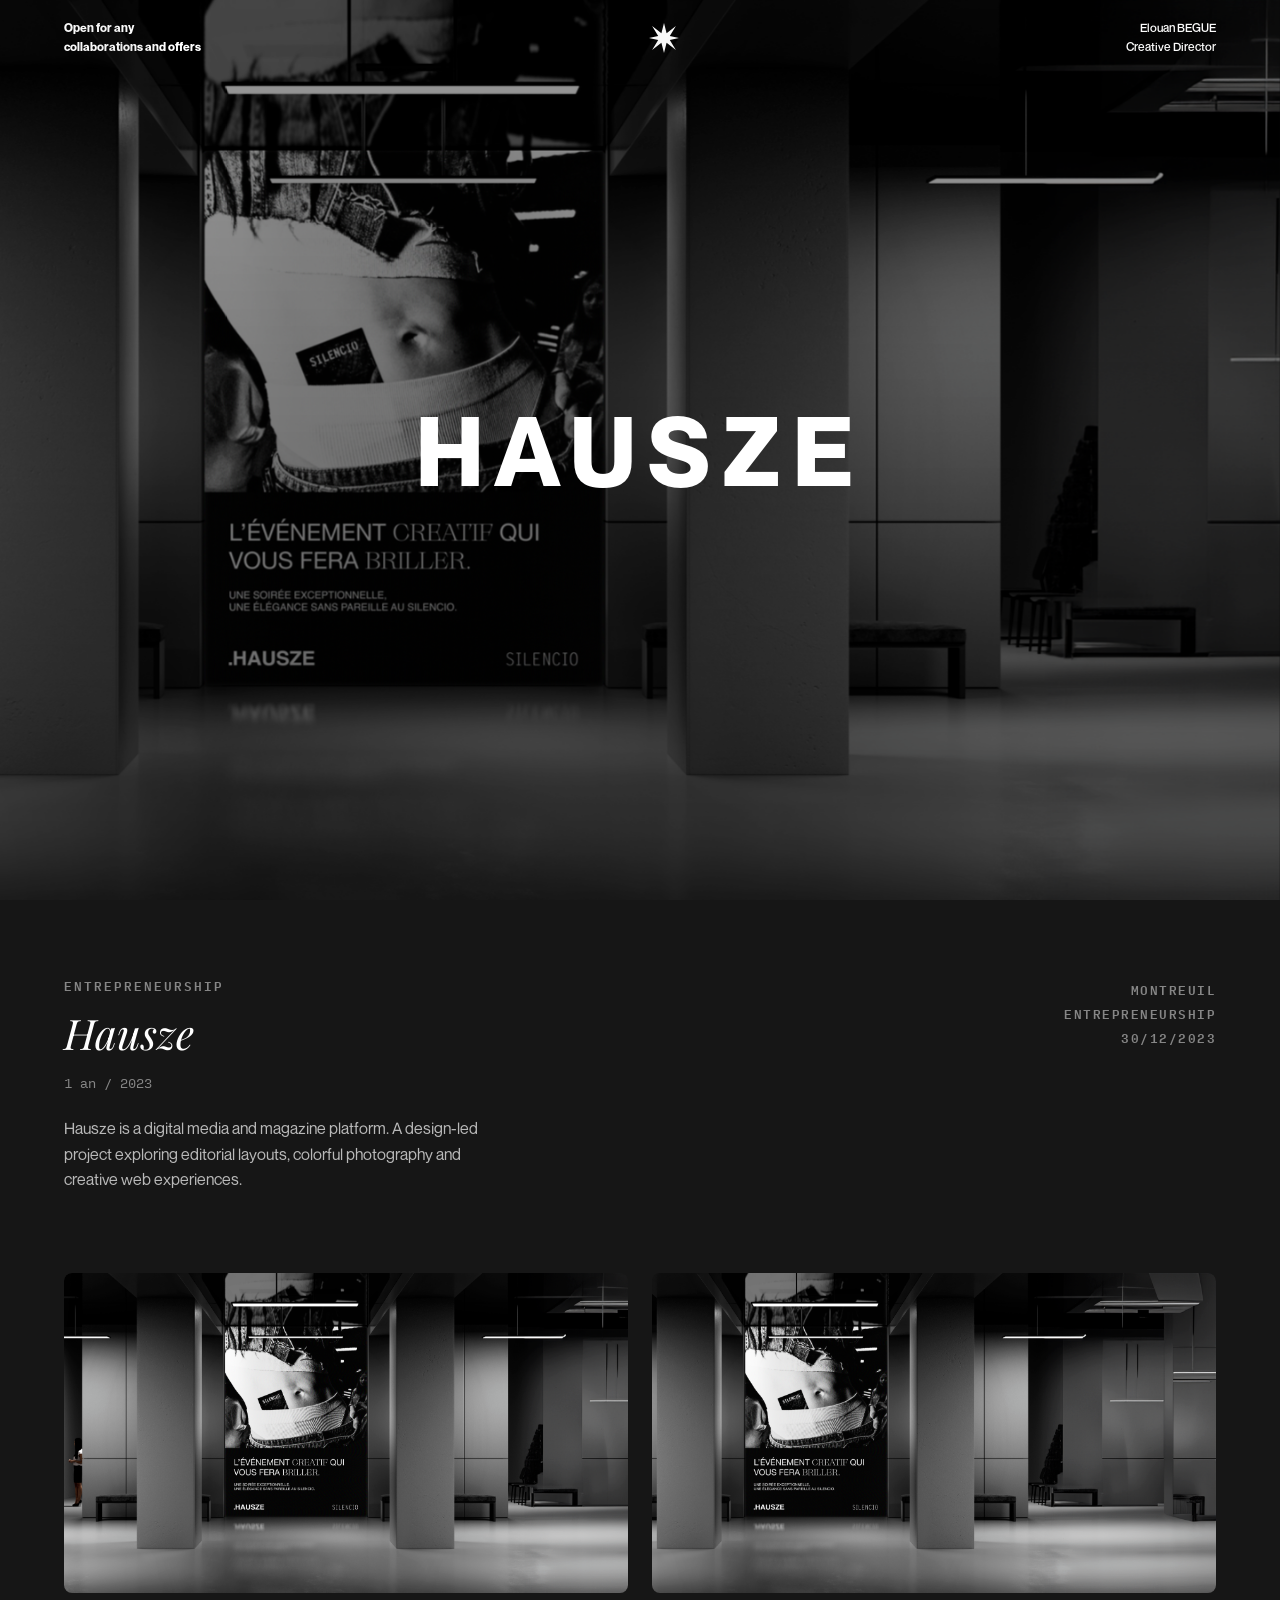
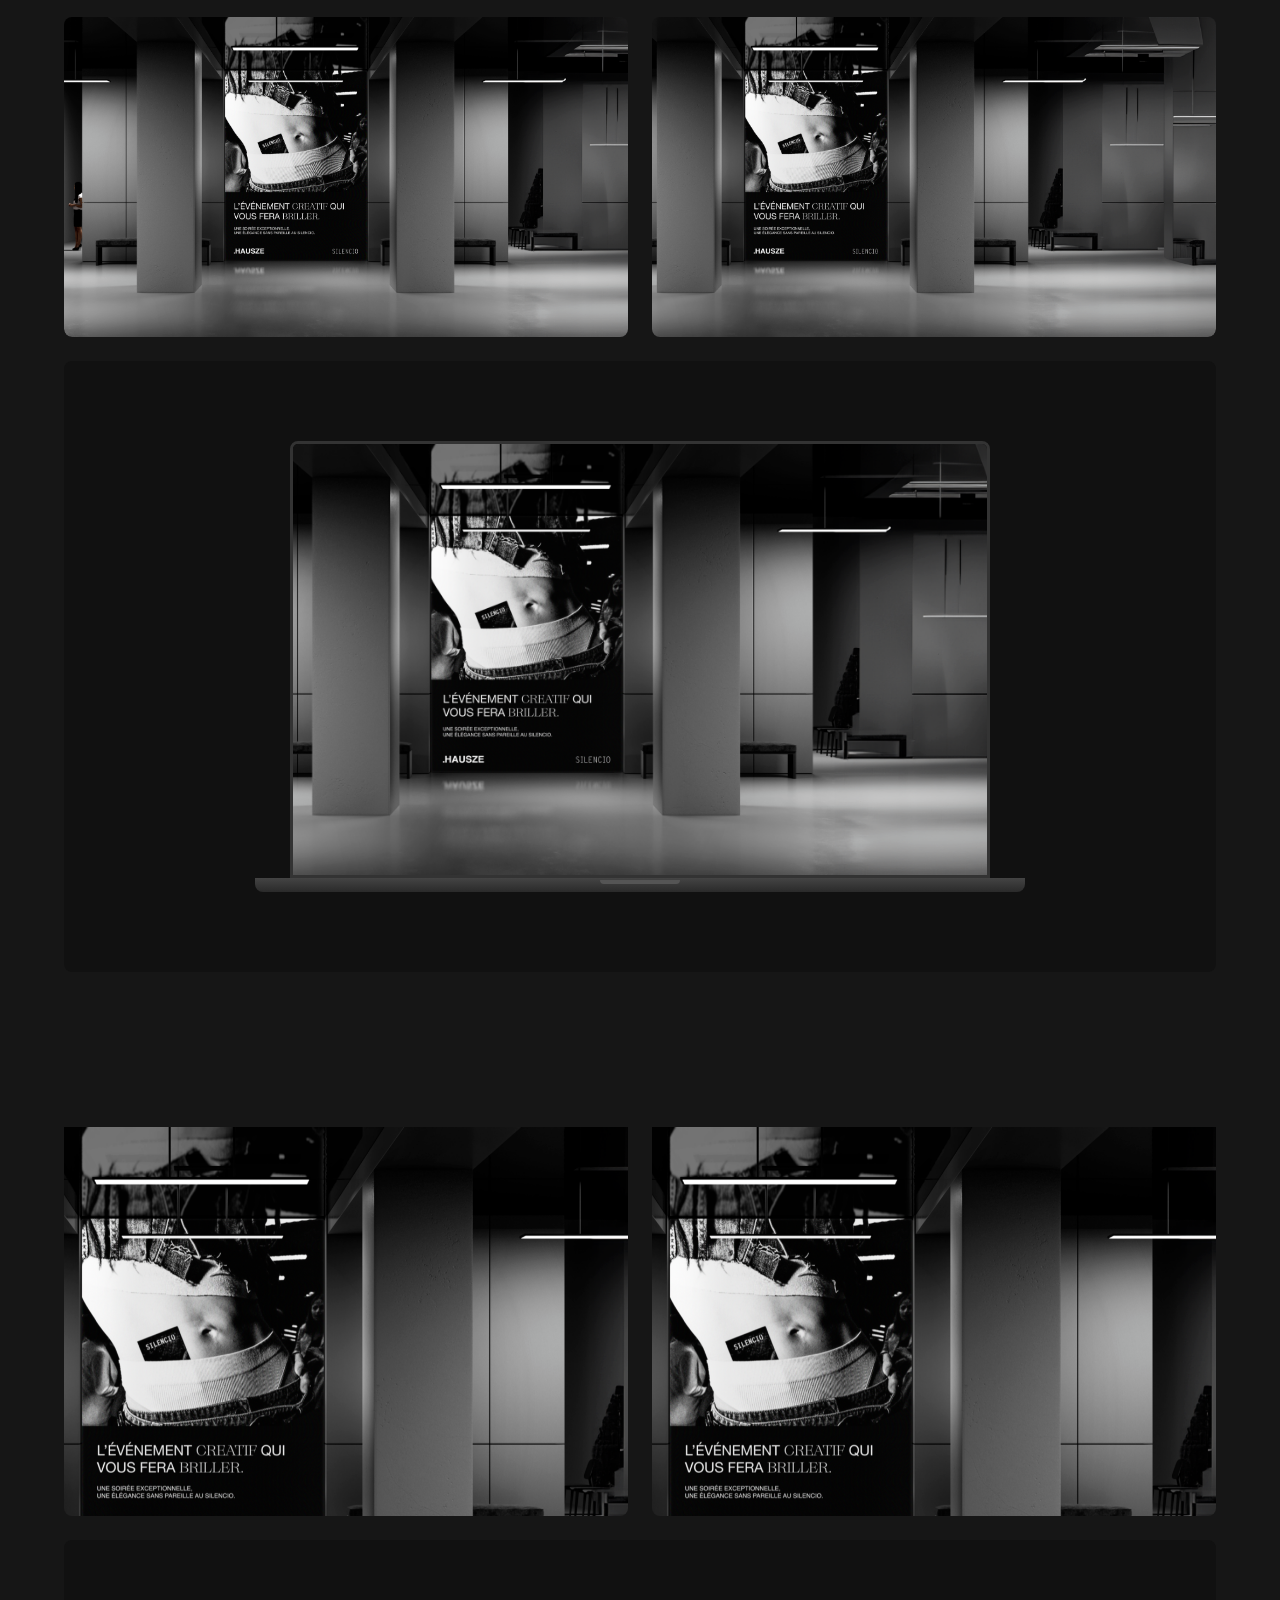
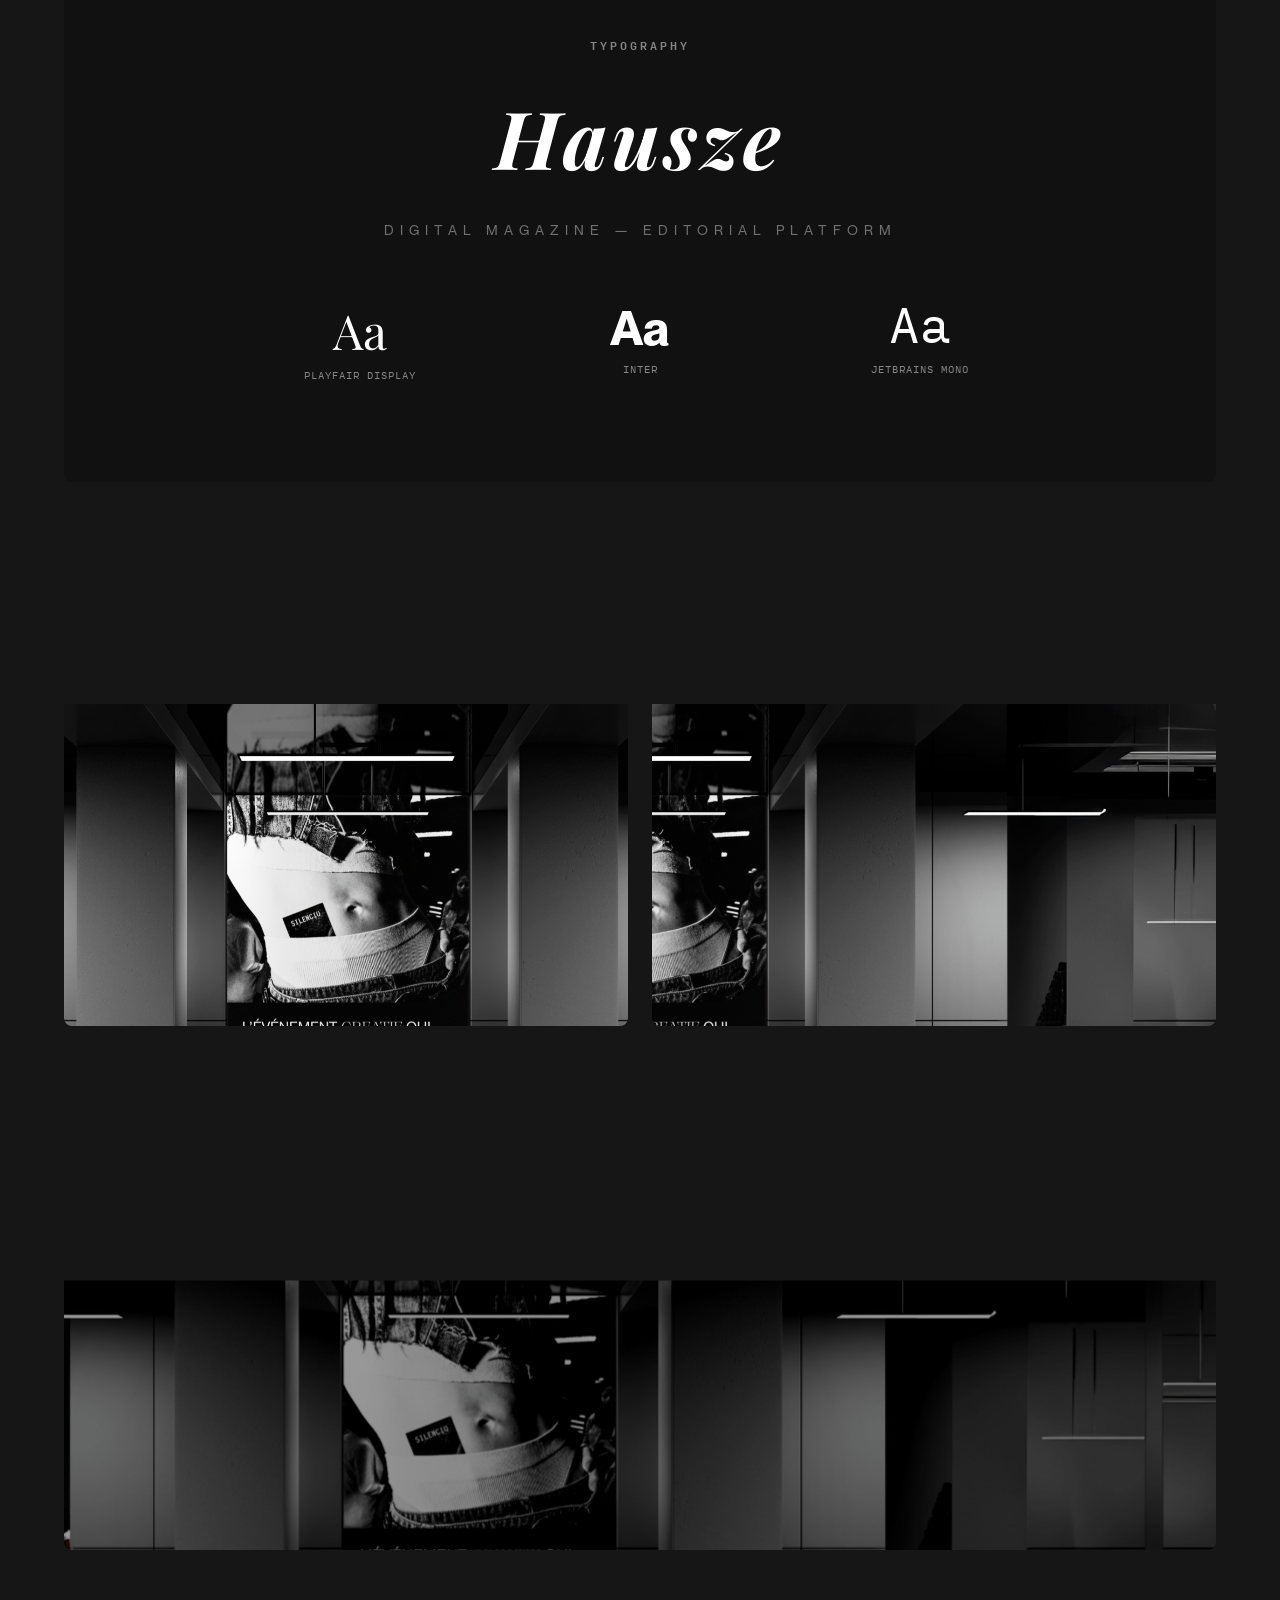
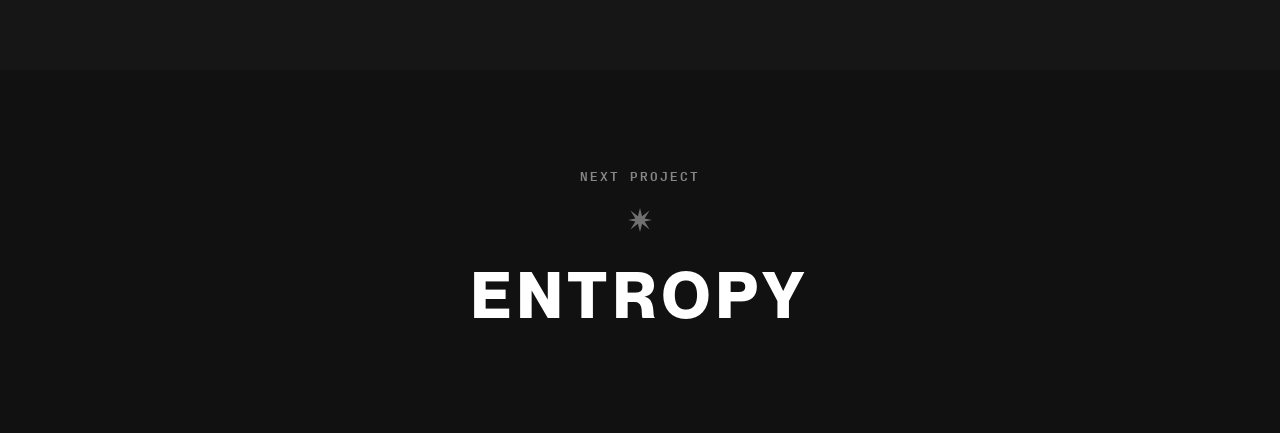
<file: work-hausze.html>
<!DOCTYPE html>
<html lang="en">
<head>
  <meta charset="UTF-8">
  <meta name="viewport" content="width=device-width, initial-scale=1.0">
  <title>HAUSZE — Elouan BEGUE</title>
  <meta name="description" content="HAUSZE digital media and magazine platform case study. Entrepreneurship, editorial design and creative web experiences by Elouan BEGUE.">
  <meta property="og:title" content="HAUSZE — Elouan BEGUE">
  <meta property="og:description" content="HAUSZE digital media and magazine platform case study. Entrepreneurship, editorial design and creative web experiences by Elouan BEGUE.">
  <meta property="og:type" content="website">
  <meta property="og:url" content="https://elouanbegue.com/work-hausze.html">
  <meta property="og:image" content="https://elouanbegue.com/assets/project-hausze.jpg">
  <link rel="canonical" href="https://elouanbegue.com/work-hausze.html">
  <link rel="icon" href="assets/favicon.svg" type="image/svg+xml">
  <link href="https://fonts.googleapis.com/css2?family=Playfair+Display:ital,wght@0,400;0,700;1,400;1,700&display=swap" rel="stylesheet">
  <link rel="stylesheet" href="styles.css">
  <script type="application/ld+json">
{
  "@context": "https://schema.org",
  "@type": "CreativeWork",
  "name": "HAUSZE",
  "description": "HAUSZE digital media and magazine platform case study. Entrepreneurship, editorial design and creative web experiences.",
  "creator": {
    "@type": "Person",
    "name": "Elouan BEGUE"
  },
  "url": "https://elouanbegue.com/work-hausze.html"
}
</script>
  <style>
    /* === HAUSZE CASE STUDY === */

    body {
      background: #161616;
      color: #ffffff;
    }

    /* --- HEADER override for dark bg --- */
    .header {
      background: transparent;
      mix-blend-mode: difference;
    }
    .header.scrolled {
      background-color: rgba(22, 22, 22, 0.9);
      backdrop-filter: blur(12px);
      -webkit-backdrop-filter: blur(12px);
    }

    /* --- HERO --- */
    .hausze-hero {
      position: relative;
      width: 100vw;
      height: 100vh;
      min-height: 600px;
      overflow: hidden;
      display: flex;
      align-items: center;
      justify-content: center;
    }

    .hausze-hero-bg {
      position: absolute;
      inset: 0;
      background: url('assets/project-hausze.jpg') center/cover no-repeat;
      transform: scale(1.08);
      animation: heroZoomIn 2s cubic-bezier(0.16, 1, 0.3, 1) forwards;
      will-change: transform;
    }

    @keyframes heroZoomIn {
      to { transform: scale(1.0); }
    }

    .hausze-hero-overlay {
      position: absolute;
      inset: 0;
      background: linear-gradient(180deg, rgba(0,0,0,0.4) 0%, rgba(0,0,0,0.6) 100%);
      pointer-events: none;
    }

    .hausze-hero-title {
      position: relative;
      z-index: 2;
      font-family: var(--font-sans);
      font-size: 96px;
      font-weight: 700;
      color: #ffffff;
      letter-spacing: 12px;
      text-transform: uppercase;
      opacity: 0;
      transform: translateY(40px);
      animation: slideFadeUp 1s ease-out 0.4s forwards;
    }

    @keyframes slideFadeUp {
      to {
        opacity: 1;
        transform: translateY(0);
      }
    }

    /* --- PROJECT INFO --- */
    .project-info {
      max-width: var(--max-width);
      margin: 0 auto;
      padding: 80px var(--side-padding);
      display: grid;
      grid-template-columns: 1fr 1fr;
      gap: 60px;
    }

    .project-info-left {
      display: flex;
      flex-direction: column;
      gap: 16px;
    }

    .project-info-label {
      font-family: var(--font-mono);
      font-size: 12px;
      font-weight: 500;
      color: var(--grey);
      text-transform: uppercase;
      letter-spacing: 2px;
    }

    .project-info-title {
      font-family: 'Playfair Display', serif;
      font-size: 42px;
      font-weight: 400;
      font-style: italic;
      color: #ffffff;
      line-height: 1.1;
    }

    .project-info-date {
      font-family: var(--font-mono);
      font-size: 13px;
      font-weight: 400;
      color: var(--grey);
      margin-top: 4px;
    }

    .project-info-desc {
      font-family: var(--font-sans);
      font-size: 16px;
      font-weight: 400;
      color: rgba(255, 255, 255, 0.7);
      line-height: 1.6;
      max-width: 440px;
      margin-top: 8px;
    }

    .project-info-right {
      display: flex;
      flex-direction: column;
      align-items: flex-end;
      justify-content: flex-start;
      gap: 10px;
      padding-top: 4px;
    }

    .project-meta-item {
      font-family: 'Input Mono', 'JetBrains Mono', monospace;
      font-size: 12px;
      font-weight: 500;
      color: var(--grey);
      text-transform: uppercase;
      letter-spacing: 1.5px;
      text-align: right;
    }

    /* --- GALLERY --- */
    .gallery {
      max-width: var(--max-width);
      margin: 0 auto;
      padding: 0 var(--side-padding);
      display: flex;
      flex-direction: column;
      gap: var(--gap);
    }

    .gallery-row {
      width: 100%;
      overflow: hidden;
      border-radius: var(--radius);
    }

    .gallery-row img {
      width: 100%;
      height: 100%;
      object-fit: cover;
      display: block;
      transition: transform 0.6s cubic-bezier(0.16, 1, 0.3, 1);
    }

    .gallery-row:hover img {
      transform: scale(1.02);
    }

    .gallery-row.full {
      height: 520px;
    }

    .gallery-two-col {
      display: grid;
      grid-template-columns: 1fr 1fr;
      gap: var(--gap);
    }

    .gallery-two-col .gallery-col {
      height: 520px;
      overflow: hidden;
      border-radius: var(--radius);
    }

    .gallery-two-col .gallery-col img {
      width: 100%;
      height: 100%;
      object-fit: cover;
      transition: transform 0.6s cubic-bezier(0.16, 1, 0.3, 1);
    }

    .gallery-two-col .gallery-col:hover img {
      transform: scale(1.02);
    }

    /* --- 2x2 GRID COLLAGE --- */
    .collage-grid {
      display: grid;
      grid-template-columns: 1fr 1fr;
      grid-template-rows: 1fr 1fr;
      gap: var(--gap);
      border-radius: var(--radius);
      overflow: hidden;
    }

    .collage-cell {
      height: 320px;
      overflow: hidden;
      border-radius: var(--radius);
      position: relative;
    }

    .collage-cell img {
      width: 100%;
      height: 100%;
      object-fit: cover;
      transition: transform 0.6s cubic-bezier(0.16, 1, 0.3, 1);
    }

    .collage-cell:hover img {
      transform: scale(1.04);
    }

    /* --- LAPTOP MOCKUP --- */
    .laptop-section {
      width: 100%;
      padding: 80px 0;
      display: flex;
      align-items: center;
      justify-content: center;
      background: #111111;
      border-radius: var(--radius);
      overflow: hidden;
    }

    .laptop-frame {
      width: 700px;
      max-width: 85%;
      position: relative;
    }

    .laptop-screen {
      width: 100%;
      aspect-ratio: 16 / 10;
      border-radius: 8px 8px 0 0;
      overflow: hidden;
      border: 3px solid #333;
      background: #0a0a0a;
    }

    .laptop-screen img {
      width: 100%;
      height: 100%;
      object-fit: cover;
      object-position: top center;
    }

    .laptop-base {
      width: 110%;
      height: 14px;
      background: linear-gradient(180deg, #444 0%, #2a2a2a 100%);
      border-radius: 0 0 8px 8px;
      margin-left: -5%;
      position: relative;
    }

    .laptop-base::after {
      content: '';
      position: absolute;
      top: 2px;
      left: 50%;
      transform: translateX(-50%);
      width: 80px;
      height: 4px;
      background: #555;
      border-radius: 0 0 4px 4px;
    }

    /* --- TYPOGRAPHY SHOWCASE --- */
    .typo-section {
      width: 100%;
      padding: 100px var(--side-padding);
      background: #111111;
      border-radius: var(--radius);
      display: flex;
      flex-direction: column;
      align-items: center;
      gap: 40px;
      overflow: hidden;
    }

    .typo-label {
      font-family: var(--font-mono);
      font-size: 11px;
      font-weight: 500;
      color: var(--grey);
      text-transform: uppercase;
      letter-spacing: 3px;
    }

    .typo-display {
      font-family: 'Playfair Display', serif;
      font-size: 80px;
      font-weight: 700;
      font-style: italic;
      color: #ffffff;
      letter-spacing: 4px;
      text-align: center;
      line-height: 1.1;
    }

    .typo-sub {
      font-family: var(--font-sans);
      font-size: 14px;
      font-weight: 400;
      color: rgba(255, 255, 255, 0.4);
      text-transform: uppercase;
      letter-spacing: 6px;
      text-align: center;
    }

    .typo-grid {
      display: grid;
      grid-template-columns: repeat(3, 1fr);
      gap: 40px;
      width: 100%;
      max-width: 800px;
      margin-top: 20px;
    }

    .typo-item {
      display: flex;
      flex-direction: column;
      align-items: center;
      gap: 8px;
    }

    .typo-item-char {
      font-family: 'Playfair Display', serif;
      font-size: 48px;
      font-weight: 400;
      color: #ffffff;
    }

    .typo-item-name {
      font-family: var(--font-mono);
      font-size: 10px;
      color: var(--grey);
      text-transform: uppercase;
      letter-spacing: 1px;
    }

    /* --- DARK ATMOSPHERE SECTION --- */
    .atmosphere-section {
      width: 100%;
      height: 500px;
      overflow: hidden;
      border-radius: var(--radius);
      position: relative;
    }

    .atmosphere-section img {
      width: 100%;
      height: 100%;
      object-fit: cover;
      filter: brightness(0.6) contrast(1.1);
      transition: transform 0.6s cubic-bezier(0.16, 1, 0.3, 1), filter 0.6s ease;
    }

    .atmosphere-section:hover img {
      transform: scale(1.02);
      filter: brightness(0.7) contrast(1.1);
    }

    /* --- NEXT PROJECT --- */
    .next-project {
      margin-top: 120px;
      padding: 100px var(--side-padding);
      display: flex;
      flex-direction: column;
      align-items: center;
      gap: 24px;
      background: #111111;
    }

    .next-project-label {
      font-family: var(--font-mono);
      font-size: 12px;
      font-weight: 500;
      color: var(--grey);
      text-transform: uppercase;
      letter-spacing: 2px;
    }

    .next-project-star {
      opacity: 0.4;
    }

    .next-project-name {
      font-family: var(--font-sans);
      font-size: 64px;
      font-weight: 700;
      color: #ffffff;
      text-transform: uppercase;
      letter-spacing: 6px;
      transition: opacity 0.4s ease, letter-spacing 0.4s ease;
    }

    .next-project-link {
      display: flex;
      flex-direction: column;
      align-items: center;
      gap: 20px;
      text-decoration: none;
      cursor: pointer;
    }

    .next-project-link:hover .next-project-name {
      opacity: 0.7;
      letter-spacing: 10px;
    }

    /* --- BOTTOM MENU --- */
    .bottom-menu {
      position: fixed;
      bottom: 0;
      left: 0;
      width: 100%;
      z-index: 999;
      background: var(--dark);
      isolation: isolate;
      transform: translateY(100%);
      opacity: 0;
      transition: transform 0.4s cubic-bezier(0.16, 1, 0.3, 1), opacity 0.3s ease;
    }

    .bottom-menu.visible {
      transform: translateY(0);
      opacity: 1;
    }

    .bottom-menu-inner {
      max-width: var(--max-width);
      margin: 0 auto;
      padding: 15px var(--side-padding);
      display: flex;
      justify-content: space-between;
      align-items: center;
    }

    .bottom-menu-left {
      display: flex;
      flex-direction: column;
      gap: 2px;
    }

    .bottom-menu-left span {
      font-family: var(--font-mono);
      font-size: 12px;
      font-weight: 500;
      color: var(--white);
      text-transform: uppercase;
      letter-spacing: 1px;
    }

    .bottom-menu-left span:last-child {
      color: var(--grey);
      font-weight: 400;
    }

    .bm-links {
      display: flex;
      gap: 40px;
    }

    .bm-link {
      font-family: 'Neue Montreal', 'Inter', sans-serif;
      font-size: 12px;
      font-weight: 500;
      color: var(--grey);
      text-transform: uppercase;
      letter-spacing: 1px;
      transition: color 0.3s ease;
      cursor: pointer;
      text-decoration: none;
    }

    .bm-link.active {
      color: var(--white);
    }

    .bm-link:hover {
      color: var(--white);
    }

    .bm-follow {
      font-family: 'Neue Montreal', 'Inter', sans-serif;
      font-size: 12px;
      font-weight: 500;
      color: var(--white);
      text-transform: uppercase;
      letter-spacing: 1px;
      transition: opacity 0.3s ease;
      cursor: pointer;
      text-decoration: none;
    }

    .bm-follow:hover {
      opacity: 0.7;
    }

    /* --- REVEAL ANIMATIONS --- */
    .reveal-section {
      opacity: 0;
      transform: translateY(60px);
      transition: opacity 0.8s cubic-bezier(0.16, 1, 0.3, 1),
                  transform 0.8s cubic-bezier(0.16, 1, 0.3, 1);
    }

    .reveal-section.visible {
      opacity: 1;
      transform: translateY(0);
    }

    /* Stagger for two-col */
    .gallery-two-col .gallery-col {
      opacity: 0;
      transform: translateY(60px);
      transition: opacity 0.8s cubic-bezier(0.16, 1, 0.3, 1),
                  transform 0.8s cubic-bezier(0.16, 1, 0.3, 1);
    }

    .gallery-two-col.visible .gallery-col:nth-child(1) {
      opacity: 1;
      transform: translateY(0);
    }

    .gallery-two-col.visible .gallery-col:nth-child(2) {
      opacity: 1;
      transform: translateY(0);
      transition-delay: 0.1s;
    }

    /* Stagger for collage grid */
    .collage-grid .collage-cell {
      opacity: 0;
      transform: translateY(40px);
      transition: opacity 0.6s cubic-bezier(0.16, 1, 0.3, 1),
                  transform 0.6s cubic-bezier(0.16, 1, 0.3, 1);
    }

    .collage-grid.visible .collage-cell:nth-child(1) { opacity: 1; transform: translateY(0); }
    .collage-grid.visible .collage-cell:nth-child(2) { opacity: 1; transform: translateY(0); transition-delay: 0.08s; }
    .collage-grid.visible .collage-cell:nth-child(3) { opacity: 1; transform: translateY(0); transition-delay: 0.16s; }
    .collage-grid.visible .collage-cell:nth-child(4) { opacity: 1; transform: translateY(0); transition-delay: 0.24s; }

    /* Parallax base */
    .parallax-wrap {
      overflow: hidden;
    }

    .parallax-img {
      transition: transform 0.1s linear;
      will-change: transform;
    }

    /* --- RESPONSIVE --- */
    @media (max-width: 1024px) {
      .hausze-hero-title { font-size: 64px; letter-spacing: 8px; }
      .project-info { padding: 60px var(--side-padding); gap: 40px; }
      .project-info-title { font-size: 34px; }
      .gallery-row.full { height: 400px; }
      .gallery-two-col .gallery-col { height: 400px; }
      .collage-cell { height: 260px; }
      .typo-display { font-size: 56px; }
      .typo-section { padding: 70px var(--side-padding); }
      .laptop-frame { width: 600px; }
      .atmosphere-section { height: 400px; }
      .next-project-name { font-size: 48px; }
    }

    @media (max-width: 768px) {
      .cursor { display: none; }

      .hausze-hero { min-height: 500px; }
      .hausze-hero-title { font-size: 42px; letter-spacing: 5px; }

      .project-info {
        grid-template-columns: 1fr;
        gap: 30px;
        padding: 50px var(--side-padding);
      }
      .project-info-right {
        align-items: flex-start;
        flex-direction: row;
        gap: 20px;
        flex-wrap: wrap;
      }

      .gallery-row.full { height: 280px; }
      .gallery-two-col { grid-template-columns: 1fr; }
      .gallery-two-col .gallery-col { height: 280px; }

      .collage-grid { grid-template-columns: 1fr; }
      .collage-cell { height: 240px; }

      .typo-display { font-size: 36px; }
      .typo-grid { grid-template-columns: repeat(3, 1fr); gap: 24px; }
      .typo-item-char { font-size: 36px; }
      .typo-section { padding: 50px var(--side-padding); gap: 24px; }

      .laptop-frame { width: 90%; }
      .laptop-section { padding: 50px 0; }

      .atmosphere-section { height: 260px; }

      .next-project-name { font-size: 32px; letter-spacing: 4px; }
      .next-project { padding: 60px var(--side-padding); margin-top: 60px; }

      .bottom-menu-left { display: none; }
      .bm-follow { display: none; }
      .bottom-menu-inner { justify-content: center; }
      .bm-links { gap: 16px; }

      .bm-link, .bm-follow, .next-project-link {
        cursor: pointer;
      }
    }

    @media (max-width: 480px) {
      .hausze-hero-title { font-size: 28px; letter-spacing: 3px; }
      .gallery-row.full { height: 200px; }
      .gallery-two-col .gallery-col { height: 200px; }
      .collage-cell { height: 180px; }
      .typo-display { font-size: 28px; }
      .typo-item-char { font-size: 28px; }
      .atmosphere-section { height: 200px; }
      .next-project-name { font-size: 24px; }
    }
  </style>
</head>
<body>

  <!-- Custom Cursor -->
  <div class="cursor" id="cursor">
    <div class="cursor-dot"></div>
    <div class="cursor-circle"></div>
    <span class="cursor-text">VIEW</span>
  </div>

  <!-- HEADER -->
  <header class="header" id="header">
    <div class="header-inner">
      <a href="mailto:elouanbeguepro@gmail.com" class="header-left">
        <span>Open for any</span>
        <span>collaborations and offers</span>
      </a>
      <div class="header-center">
        <a href="index.html">
          <svg class="logo" width="30" height="30" viewBox="0 0 30 30" fill="none" xmlns="http://www.w3.org/2000/svg">
            <path d="M15 0L17.6 10.2L26.9 3.1L20.8 13L30 15L20.8 17L26.9 26.9L17.6 19.8L15 30L12.4 19.8L3.1 26.9L9.2 17L0 15L9.2 13L3.1 3.1L12.4 10.2L15 0Z" fill="white"/>
          </svg>
        </a>
      </div>
      <div class="header-right">
        <span>Elouan BEGUE</span>
        <span>Creative Director</span>
      </div>
    </div>
  </header>

  <!-- HERO -->
  <section class="hausze-hero">
    <div class="hausze-hero-bg"></div>
    <div class="hausze-hero-overlay"></div>
    <h1 class="hausze-hero-title">HAUSZE</h1>
  </section>

  <!-- PROJECT INFO -->
  <section class="project-info reveal-section">
    <div class="project-info-left">
      <span class="project-info-label">Entrepreneurship</span>
      <h2 class="project-info-title">Hausze</h2>
      <span class="project-info-date">1 an / 2023</span>
      <p class="project-info-desc">
        Hausze is a digital media and magazine platform. A design-led project exploring editorial layouts, colorful photography and creative web experiences.
      </p>
    </div>
    <div class="project-info-right">
      <span class="project-meta-item">Montreuil</span>
      <span class="project-meta-item">Entrepreneurship</span>
      <span class="project-meta-item">30/12/2023</span>
    </div>
  </section>

  <!-- GALLERY -->
  <div class="gallery">

    <!-- 1. 2x2 Collage Grid -->
    <div class="collage-grid reveal-section">
      <div class="collage-cell">
        <img src="assets/project-hausze.jpg" alt="Hausze editorial 1" loading="lazy" width="680" height="320" style="object-position: left top;">
      </div>
      <div class="collage-cell">
        <img src="assets/project-hausze.jpg" alt="Hausze editorial 2" loading="lazy" width="680" height="320" style="object-position: right top;">
      </div>
      <div class="collage-cell">
        <img src="assets/project-hausze.jpg" alt="Hausze editorial 3" loading="lazy" width="680" height="320" style="object-position: left bottom;">
      </div>
      <div class="collage-cell">
        <img src="assets/project-hausze.jpg" alt="Hausze editorial 4" loading="lazy" width="680" height="320" style="object-position: right bottom;">
      </div>
    </div>

    <!-- 2. Laptop Mockup -->
    <div class="laptop-section reveal-section">
      <div class="laptop-frame">
        <div class="laptop-screen">
          <img src="assets/project-hausze.jpg" alt="Hausze website on laptop" loading="lazy" width="700" height="438">
        </div>
        <div class="laptop-base"></div>
      </div>
    </div>

    <!-- 3. Two-column: Exhibition/gallery views -->
    <div class="gallery-two-col reveal-section">
      <div class="gallery-col parallax-wrap">
        <img src="assets/project-hausze.jpg" alt="Hausze gallery view 1" class="parallax-img" loading="lazy" width="680" height="520" style="object-position: center 30%;">
      </div>
      <div class="gallery-col parallax-wrap">
        <img src="assets/project-hausze.jpg" alt="Hausze gallery view 2" class="parallax-img" loading="lazy" width="680" height="520" style="object-position: center 70%;">
      </div>
    </div>

    <!-- 4. Typography Showcase -->
    <div class="typo-section reveal-section">
      <span class="typo-label">Typography</span>
      <div class="typo-display">Hausze</div>
      <div class="typo-sub">Digital Magazine &mdash; Editorial Platform</div>
      <div class="typo-grid">
        <div class="typo-item">
          <span class="typo-item-char">Aa</span>
          <span class="typo-item-name">Playfair Display</span>
        </div>
        <div class="typo-item">
          <span class="typo-item-char" style="font-family: var(--font-sans); font-weight: 600;">Aa</span>
          <span class="typo-item-name">Inter</span>
        </div>
        <div class="typo-item">
          <span class="typo-item-char" style="font-family: var(--font-mono);">Aa</span>
          <span class="typo-item-name">JetBrains Mono</span>
        </div>
      </div>
    </div>

    <!-- 5. Two-column: More gallery views -->
    <div class="gallery-two-col reveal-section">
      <div class="gallery-col parallax-wrap">
        <img src="assets/project-hausze.jpg" alt="Hausze installation 1" class="parallax-img" loading="lazy" width="680" height="520" style="object-position: 20% center;">
      </div>
      <div class="gallery-col parallax-wrap">
        <img src="assets/project-hausze.jpg" alt="Hausze installation 2" class="parallax-img" loading="lazy" width="680" height="520" style="object-position: 80% center;">
      </div>
    </div>

    <!-- 6. Full-width dark atmosphere -->
    <div class="atmosphere-section reveal-section parallax-wrap">
      <img src="assets/project-hausze.jpg" alt="Hausze atmospheric shot" class="parallax-img" loading="lazy" width="1512" height="500" style="object-position: center bottom;">
    </div>

  </div>

  <!-- NEXT PROJECT -->
  <section class="next-project reveal-section">
    <span class="next-project-label">Next Project</span>
    <svg class="next-project-star" width="24" height="24" viewBox="0 0 30 30" fill="none" xmlns="http://www.w3.org/2000/svg">
      <path d="M15 0L17.6 10.2L26.9 3.1L20.8 13L30 15L20.8 17L26.9 26.9L17.6 19.8L15 30L12.4 19.8L3.1 26.9L9.2 17L0 15L9.2 13L3.1 3.1L12.4 10.2L15 0Z" fill="white"/>
    </svg>
    <a href="work-entropy.html" class="next-project-link">
      <span class="next-project-name">Entropy</span>
    </a>
  </section>

  <!-- BOTTOM MENU -->
  <nav class="bottom-menu" id="bottomMenu">
    <div class="bottom-menu-inner">
      <div class="bottom-menu-left">
        <span>HAUSZE</span>
        <span>PROJECT : [02]</span>
      </div>
      <div class="bm-links">
        <a href="index.html" class="bm-link">ABOUT</a>
        <a href="work.html" class="bm-link active">WORK</a>
        <a href="playground.html" class="bm-link">PLAYGROUND</a>
        <a href="contact.html" class="bm-link">CONTACT</a>
      </div>
      <a href="https://linktr.ee/elone_design" target="_blank" rel="noopener" class="bm-follow">FOLLOW ME &#x2197;</a>
    </div>
  </nav>

  <script>
    document.body.style.opacity = '0';
    document.body.style.transition = 'opacity 0.4s ease';
    requestAnimationFrame(() => { document.body.style.opacity = '1'; });

    /* === HAUSZE PAGE SCRIPTS === */

    // --- Custom Cursor ---
    const cursor = document.getElementById('cursor');
    let cursorX = 0, cursorY = 0;
    let dotX = 0, dotY = 0;

    document.addEventListener('mousemove', (e) => {
      cursorX = e.clientX;
      cursorY = e.clientY;
    });

    function animateCursor() {
      dotX += (cursorX - dotX) * 0.15;
      dotY += (cursorY - dotY) * 0.15;
      if (cursor) {
        cursor.style.transform = `translate(${dotX}px, ${dotY}px)`;
      }
      requestAnimationFrame(animateCursor);
    }
    animateCursor();

    // Hover states
    const hoverTargets = document.querySelectorAll('a, .gallery-row, .gallery-col, .collage-cell, .next-project-link, .atmosphere-section');
    hoverTargets.forEach(el => {
      el.addEventListener('mouseenter', () => document.body.classList.add('cursor-hover'));
      el.addEventListener('mouseleave', () => document.body.classList.remove('cursor-hover'));
    });

    // --- Header scroll ---
    const header = document.getElementById('header');

    function handleHeaderScroll() {
      if (window.scrollY > 80) {
        header.classList.add('scrolled');
      } else {
        header.classList.remove('scrolled');
      }
    }

    // --- Bottom menu ---
    const bottomMenu = document.getElementById('bottomMenu');

    function handleBottomMenu() {
      if (window.scrollY > 400) {
        bottomMenu.classList.add('visible');
      } else {
        bottomMenu.classList.remove('visible');
      }
    }

    // --- Scroll reveal ---
    const revealSections = document.querySelectorAll('.reveal-section');

    const revealObserver = new IntersectionObserver((entries) => {
      entries.forEach(entry => {
        if (entry.isIntersecting) {
          entry.target.classList.add('visible');
        }
      });
    }, {
      threshold: 0.1,
      rootMargin: '0px 0px -60px 0px'
    });

    revealSections.forEach(section => revealObserver.observe(section));

    // --- Parallax ---
    const parallaxElements = document.querySelectorAll('.parallax-img');

    function handleParallax() {
      const scrollY = window.scrollY;
      const windowH = window.innerHeight;

      parallaxElements.forEach(img => {
        const parent = img.closest('.parallax-wrap') || img.parentElement;
        const rect = parent.getBoundingClientRect();
        const parentCenter = rect.top + rect.height / 2;
        const offset = (parentCenter - windowH / 2) * 0.06;
        img.style.transform = `translateY(${offset}px) scale(1.05)`;
      });
    }

    // --- Unified scroll handler ---
    function onScroll() {
      handleHeaderScroll();
      handleBottomMenu();
      handleParallax();
    }

    window.addEventListener('scroll', onScroll, { passive: true });
    onScroll();

    // --- Header fade-in ---
    header.style.opacity = '0';
    header.style.animation = 'fadeIn 0.8s ease 0.3s forwards';
  </script>

</body>
</html>
</file>
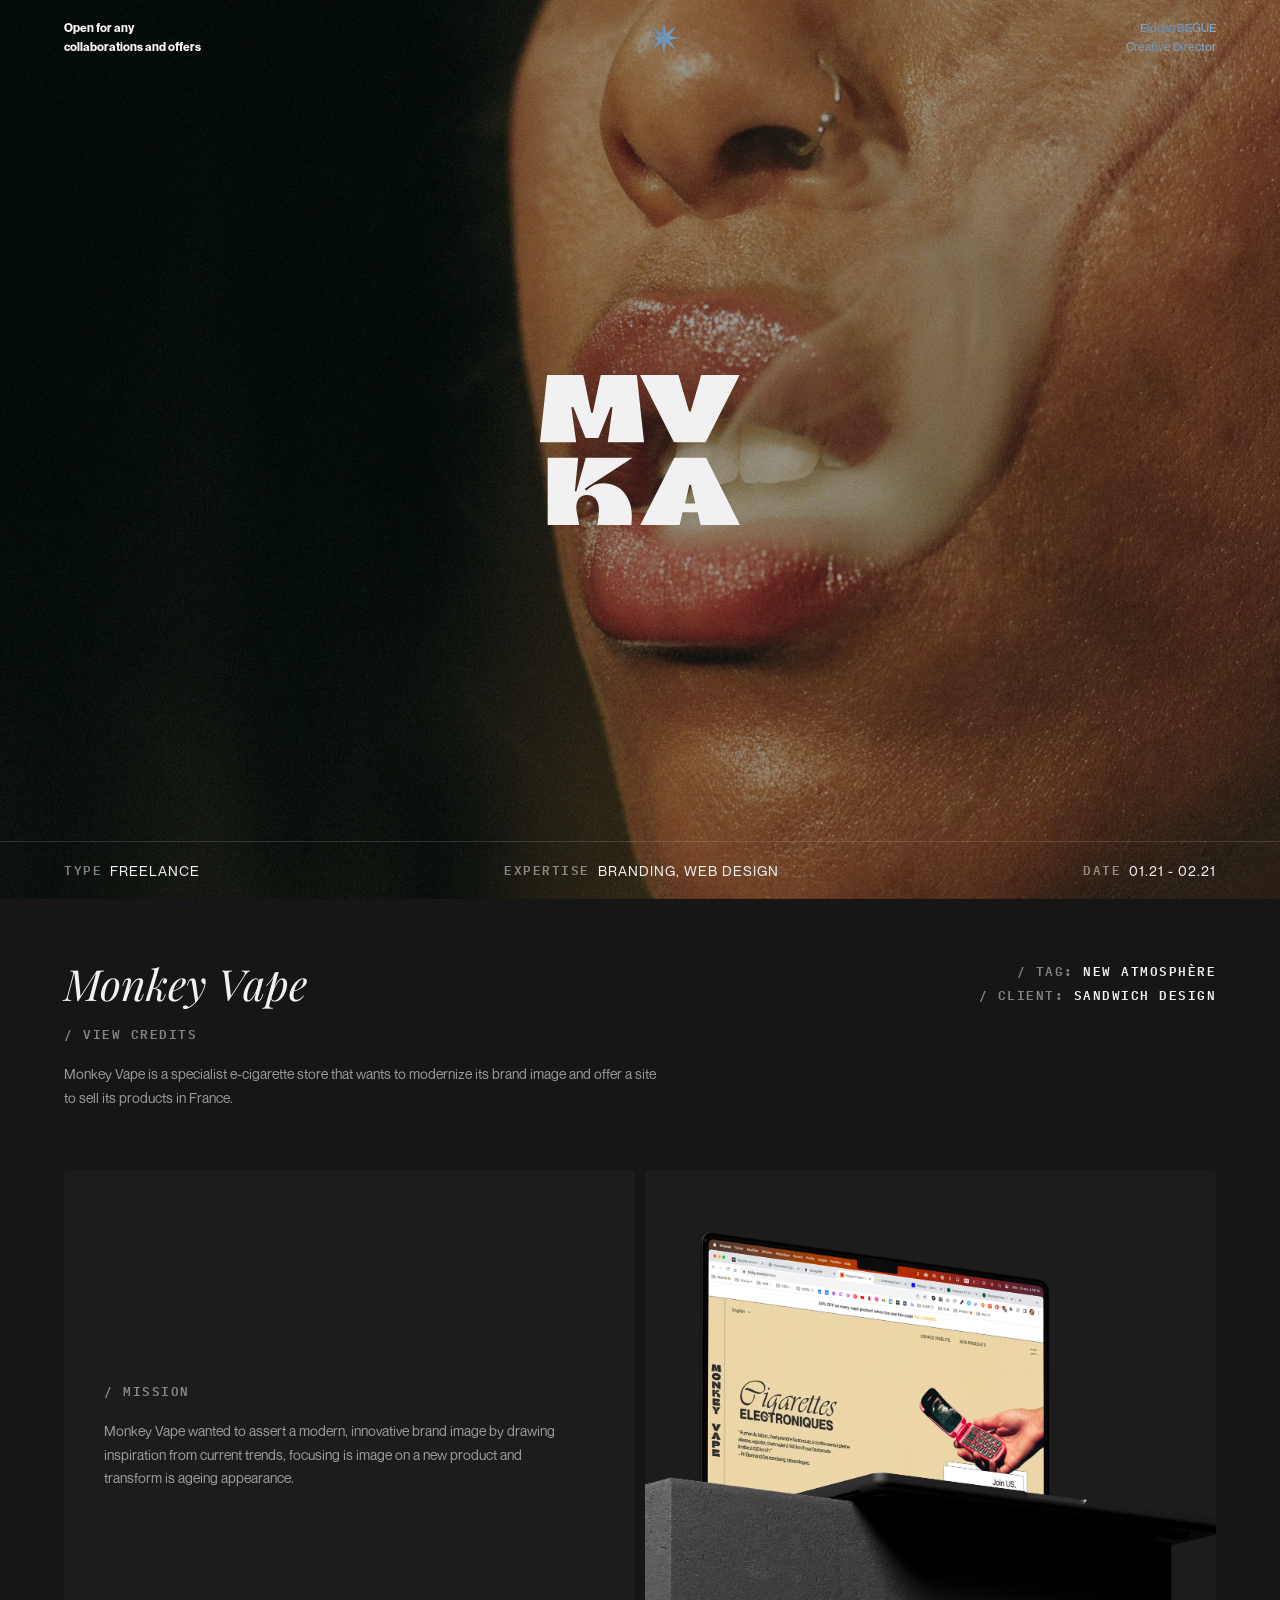
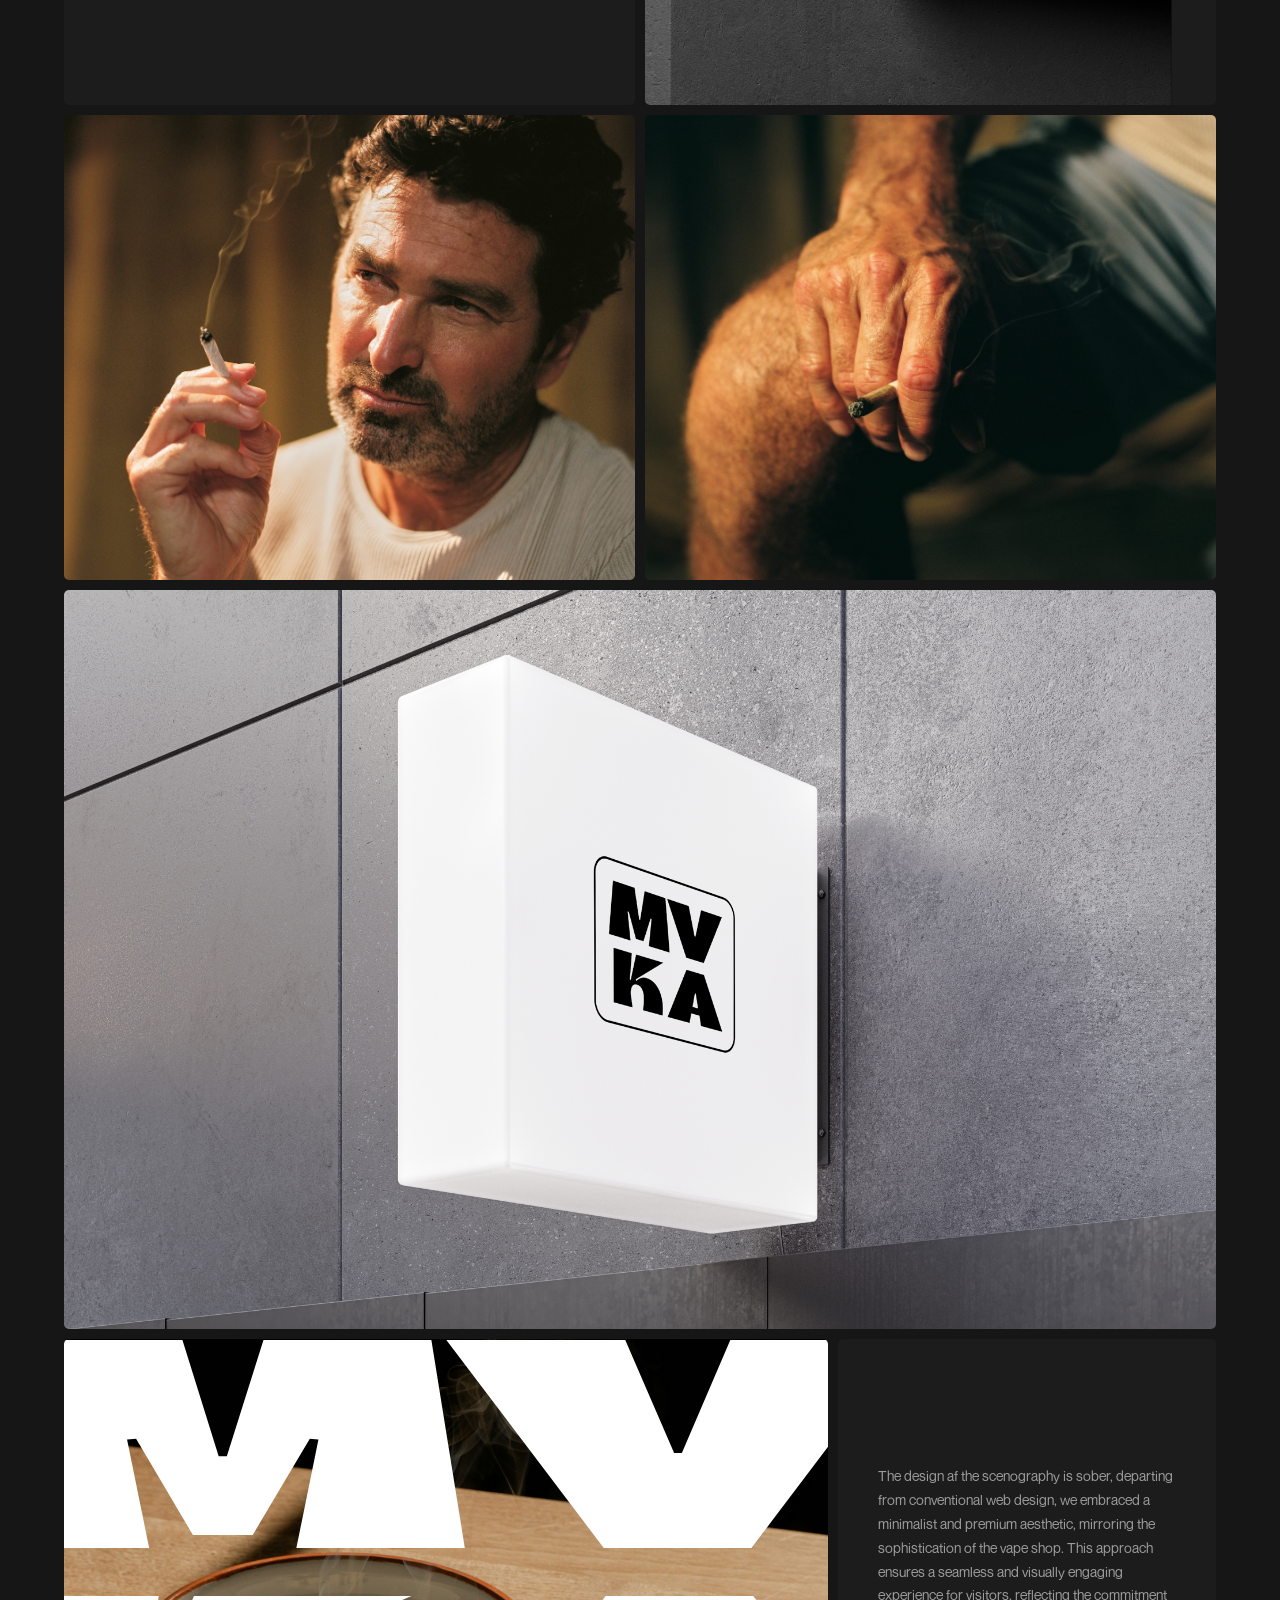
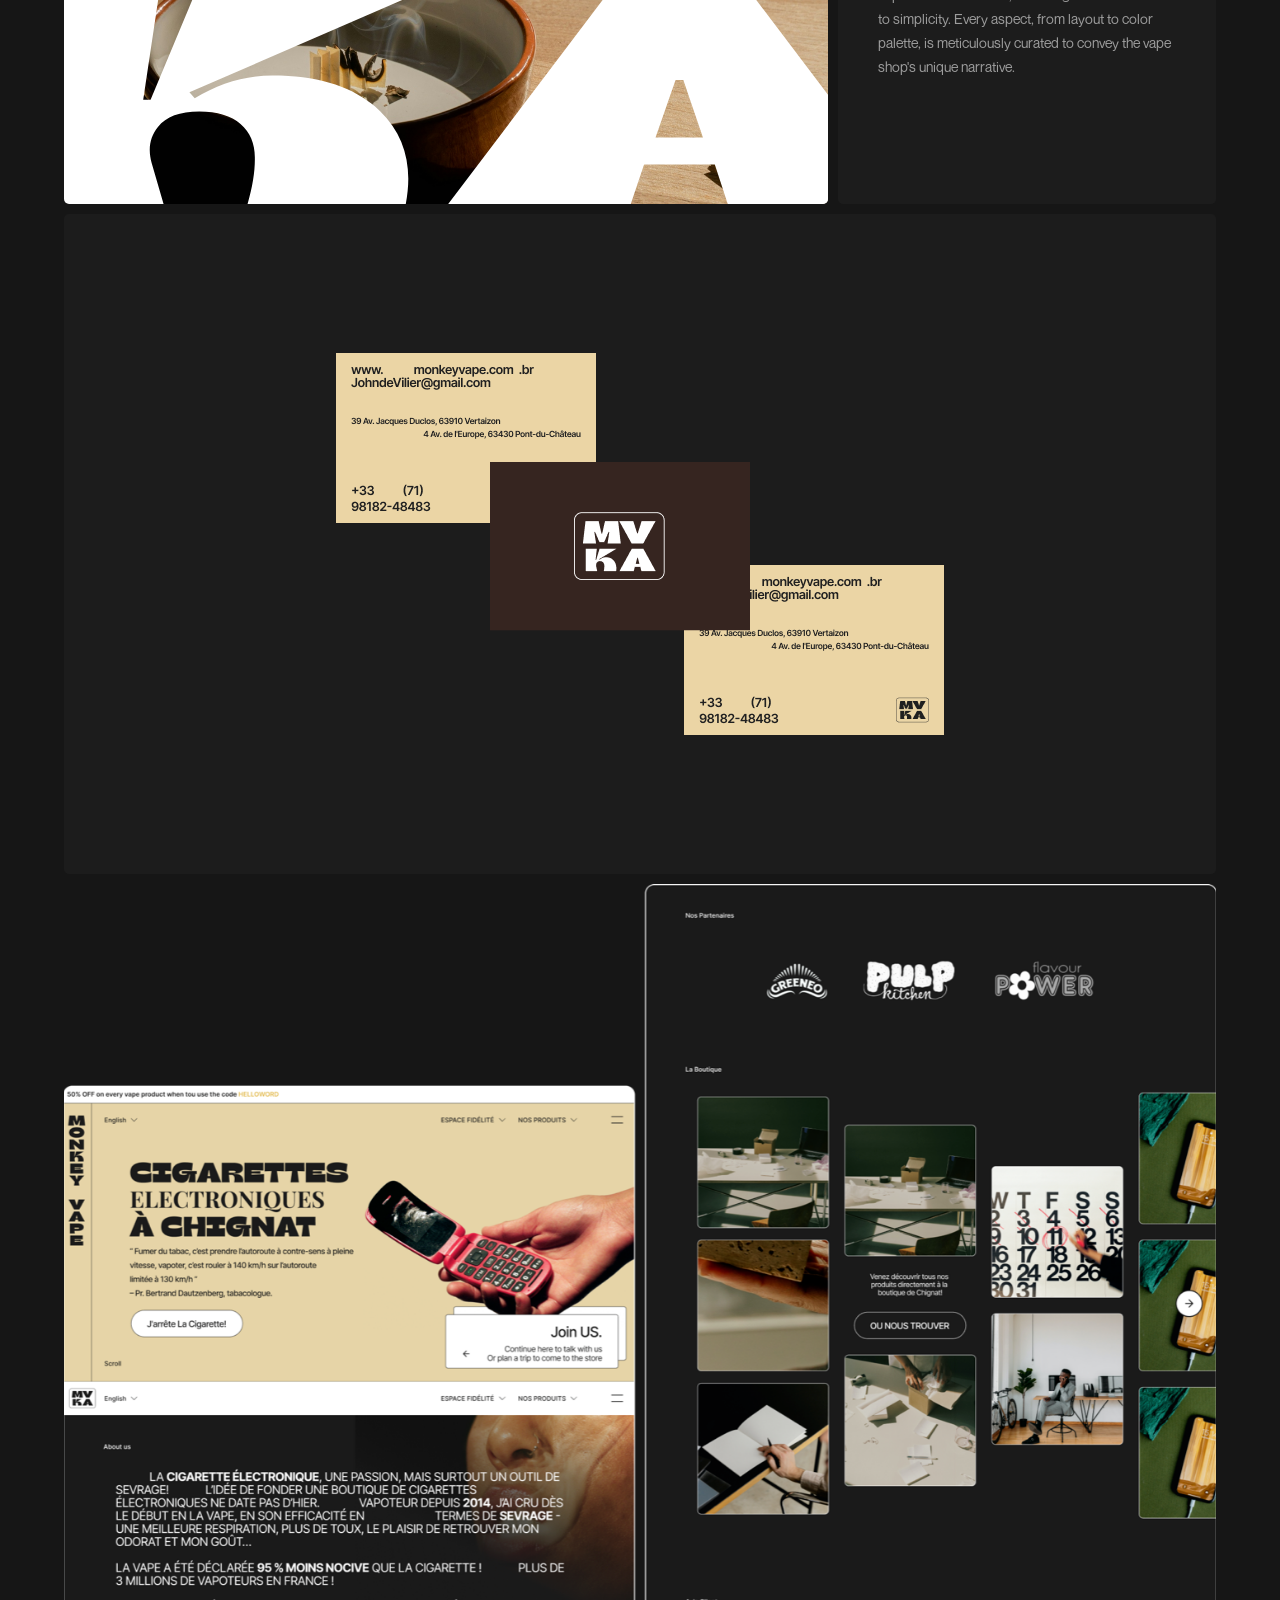
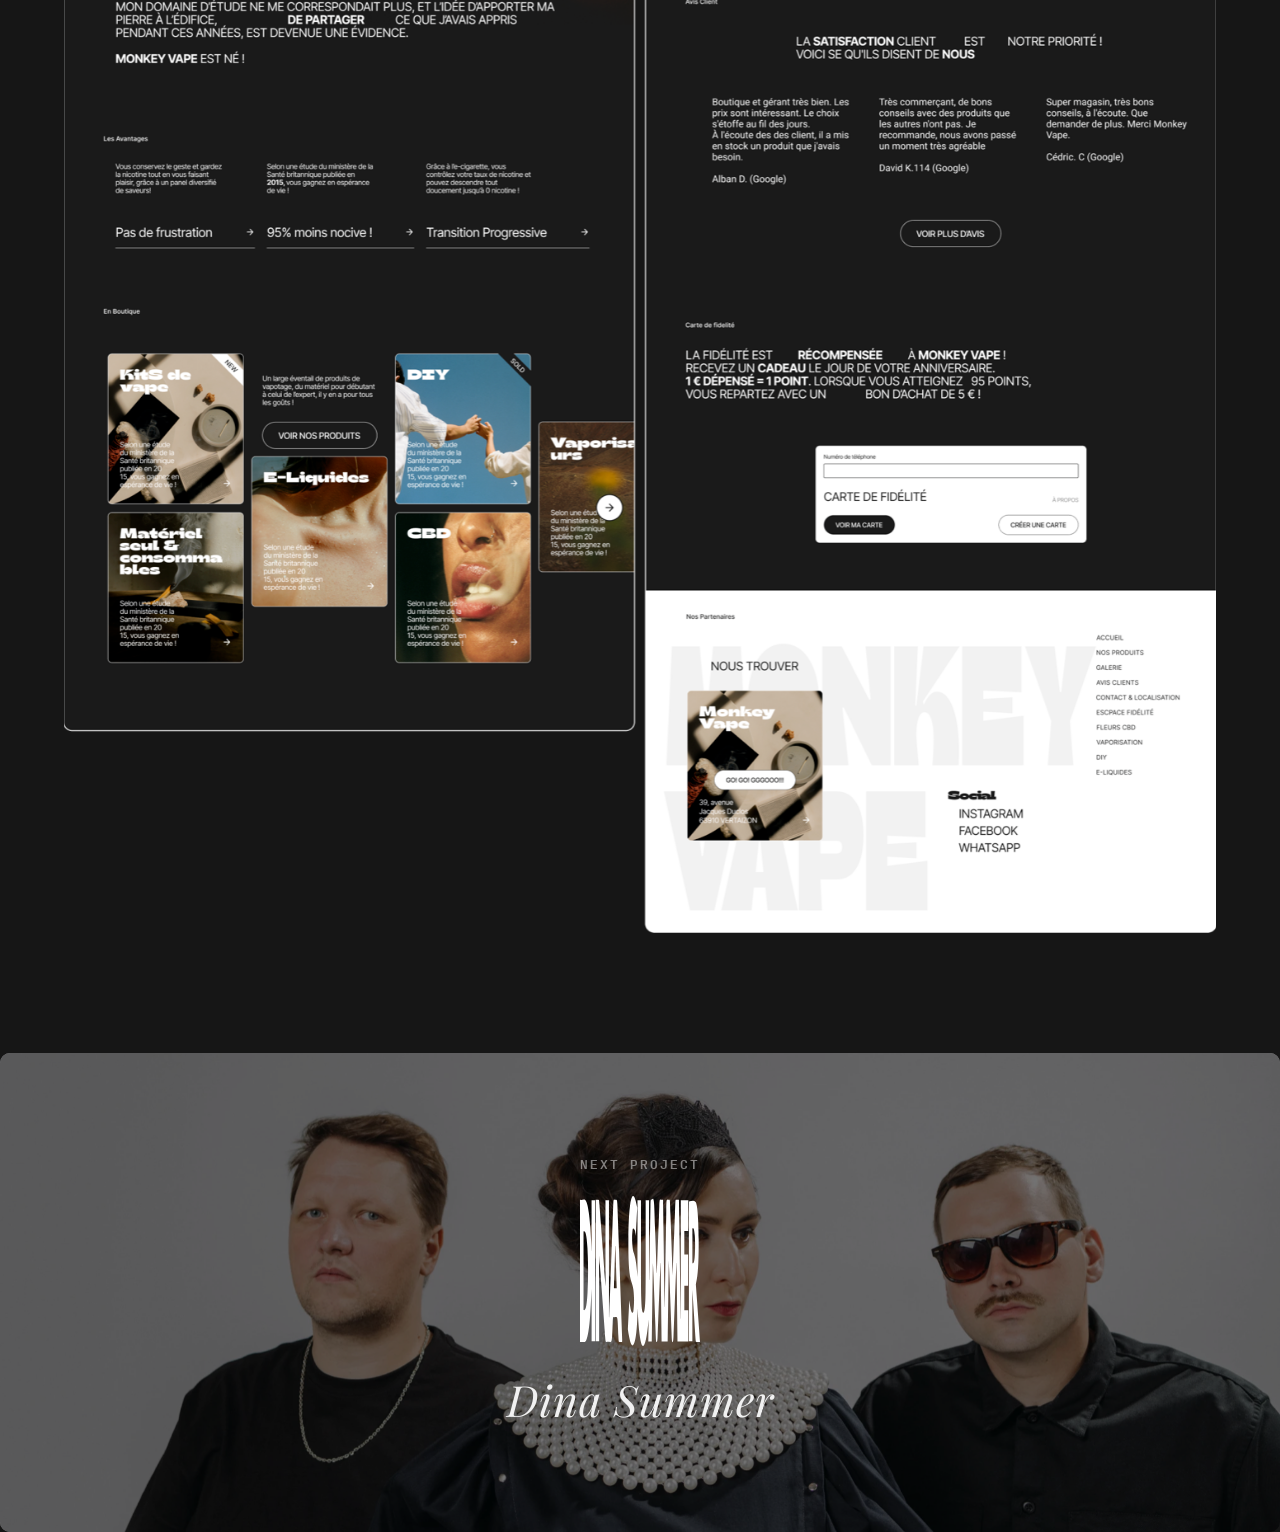
<file: work-monkey-vape.html>
<!DOCTYPE html>
<html lang="en">
<head>
  <meta charset="UTF-8">
  <meta name="viewport" content="width=device-width, initial-scale=1.0">
  <title>MONKEY VAPE / MV KA — Elouan BEGUE</title>
  <meta name="description" content="Monkey Vape MV KA brand case study. Branding, web design and visual identity by Elouan BEGUE.">
  <meta property="og:title" content="MONKEY VAPE / MV KA — Elouan BEGUE">
  <meta property="og:description" content="Monkey Vape MV KA brand case study. Branding, web design and visual identity by Elouan BEGUE.">
  <meta property="og:type" content="website">
  <meta property="og:url" content="https://elouanbegue.com/work-monkey-vape.html">
  <meta property="og:image" content="https://elouanbegue.com/assets/mv-hero.jpg">
  <link rel="canonical" href="https://elouanbegue.com/work-monkey-vape.html">
  <link rel="icon" href="assets/favicon.svg" type="image/svg+xml">
  <link href="https://fonts.googleapis.com/css2?family=Playfair+Display:ital,wght@0,400;0,700;1,400;1,700&display=swap" rel="stylesheet">
  <link rel="stylesheet" href="styles.css">
  <script type="application/ld+json">
{
  "@context": "https://schema.org",
  "@type": "CreativeWork",
  "name": "Monkey Vape / MV KA",
  "description": "Monkey Vape MV KA brand case study. Branding, web design and visual identity.",
  "creator": {
    "@type": "Person",
    "name": "Elouan BEGUE"
  },
  "url": "https://elouanbegue.com/work-monkey-vape.html"
}
</script>
  <style>
    /* === MONKEY VAPE CASE STUDY — Figma rebuild === */

    body {
      background: #161616;
      color: #f1f1f1;
    }

    /* --- HEADER override --- */
    .header {
      background: transparent;
      mix-blend-mode: difference;
    }
    .header.scrolled {
      background-color: rgba(22, 22, 22, 0.9);
      backdrop-filter: blur(12px);
      -webkit-backdrop-filter: blur(12px);
    }

    /* --- HERO --- */
    .mv-hero {
      position: relative;
      width: 100%;
      height: 899px;
      overflow: hidden;
      display: flex;
      align-items: center;
      justify-content: center;
    }

    .mv-hero-bg {
      position: absolute;
      inset: 0;
      background-image: url('assets/mv-hero.jpg');
      background-size: cover;
      background-position: center;
      transform: scale(1.05);
      animation: mvHeroZoom 1.6s ease-out forwards;
      will-change: transform;
    }

    @keyframes mvHeroZoom {
      from { transform: scale(1.05); }
      to { transform: scale(1.0); }
    }

    .mv-hero-overlay {
      position: absolute;
      inset: 0;
      background: rgba(0, 0, 0, 0.4);
      pointer-events: none;
    }

    .mv-hero-logo {
      position: relative;
      z-index: 2;
      width: 200px;
      height: auto;
      opacity: 0;
      animation: mvLogoIn 1s ease-out 0.4s forwards;
    }

    @keyframes mvLogoIn {
      from { opacity: 0; transform: scale(0.92); }
      to { opacity: 1; transform: scale(1); }
    }

    /* Hero bottom bar */
    .mv-hero-bar {
      position: absolute;
      bottom: 0;
      left: 0;
      width: 100%;
      z-index: 3;
      padding: 20px 64px;
      display: flex;
      justify-content: space-between;
      align-items: center;
      border-top: 1px solid rgba(241, 241, 241, 0.15);
    }

    .mv-hero-bar-item {
      display: flex;
      align-items: center;
      gap: 8px;
    }

    .mv-hero-bar-label {
      font-family: 'Input Mono', 'JetBrains Mono', monospace;
      font-size: 12px;
      font-weight: 500;
      color: rgba(241, 241, 241, 0.5);
      text-transform: uppercase;
      letter-spacing: 1.5px;
    }

    .mv-hero-bar-value {
      font-family: 'Neue Montreal', 'Inter', sans-serif;
      font-size: 14px;
      font-weight: 400;
      color: #f1f1f1;
      text-transform: uppercase;
      letter-spacing: 1px;
    }

    /* --- MAIN CONTENT WRAPPER --- */
    .mv-content {
      display: flex;
      flex-direction: column;
      align-items: center;
      gap: 60px;
      padding-top: 60px;
    }

    /* --- TITLE + INFO SECTION --- */
    .mv-info {
      width: 1152px;
      max-width: calc(100% - 128px);
      display: flex;
      justify-content: space-between;
      gap: 60px;
    }

    .mv-info-left {
      display: flex;
      flex-direction: column;
      gap: 20px;
      max-width: 600px;
    }

    .mv-info-title {
      font-family: 'Playfair Display', serif;
      font-style: italic;
      font-size: 43px;
      font-weight: 300;
      color: #f1f1f1;
      line-height: 1.15;
    }

    .mv-info-credits {
      font-family: 'Input Mono', 'JetBrains Mono', monospace;
      font-size: 12px;
      font-weight: 500;
      color: rgba(241, 241, 241, 0.5);
      text-transform: uppercase;
      letter-spacing: 1.5px;
      cursor: pointer;
      transition: color 0.3s ease;
    }

    .mv-info-credits:hover {
      color: #f1f1f1;
    }

    .mv-info-desc {
      font-family: 'Neue Montreal', 'Inter', sans-serif;
      font-size: 14px;
      font-weight: 400;
      color: rgba(241, 241, 241, 0.6);
      line-height: 1.7;
      max-width: 600px;
    }

    .mv-info-right {
      display: flex;
      flex-direction: column;
      align-items: flex-end;
      gap: 10px;
      padding-top: 6px;
      flex-shrink: 0;
    }

    .mv-info-meta {
      font-family: 'Input Mono', 'JetBrains Mono', monospace;
      font-size: 12px;
      font-weight: 500;
      color: rgba(241, 241, 241, 0.5);
      text-transform: uppercase;
      letter-spacing: 1.5px;
      text-align: right;
    }

    .mv-info-meta strong {
      color: #f1f1f1;
      font-weight: 500;
    }

    /* --- GALLERY --- */
    .mv-gallery {
      width: 1384px;
      max-width: calc(100% - 128px);
      display: flex;
      flex-direction: column;
      gap: 10px;
    }

    /* Row 1: Text + Image side by side */
    .mv-row-mission {
      display: grid;
      grid-template-columns: 1fr 1fr;
      gap: 10px;
      width: 100%;
    }

    .mv-mission-text {
      display: flex;
      flex-direction: column;
      justify-content: center;
      gap: 20px;
      padding: 50px 40px;
      background: #1c1c1c;
      border-radius: 5px;
    }

    .mv-mission-label {
      font-family: 'Input Mono', 'JetBrains Mono', monospace;
      font-size: 12px;
      font-weight: 500;
      color: rgba(241, 241, 241, 0.5);
      text-transform: uppercase;
      letter-spacing: 1.5px;
    }

    .mv-mission-desc {
      font-family: 'Neue Montreal', 'Inter', sans-serif;
      font-size: 14px;
      font-weight: 400;
      color: rgba(241, 241, 241, 0.6);
      line-height: 1.7;
      max-width: 455px;
    }

    .mv-mission-img {
      height: 535px;
      border-radius: 5px;
      overflow: hidden;
    }

    .mv-mission-img img {
      width: 100%;
      height: 100%;
      object-fit: cover;
      display: block;
      transition: transform 0.6s cubic-bezier(0.16, 1, 0.3, 1);
    }

    .mv-mission-img:hover img {
      transform: scale(1.02);
    }

    /* Row 2: Two images side by side */
    .mv-row-two {
      display: grid;
      grid-template-columns: 1fr 1fr;
      gap: 10px;
      width: 100%;
    }

    .mv-row-two-img {
      height: 465px;
      border-radius: 5px;
      overflow: hidden;
    }

    .mv-row-two-img img {
      width: 100%;
      height: 100%;
      object-fit: cover;
      display: block;
      transition: transform 0.6s cubic-bezier(0.16, 1, 0.3, 1);
    }

    .mv-row-two-img:hover img {
      transform: scale(1.02);
    }

    /* Row 3: Full width image */
    .mv-row-full {
      width: 100%;
      border-radius: 5px;
      overflow: hidden;
    }

    .mv-row-full img {
      width: 100%;
      height: 739px;
      object-fit: cover;
      display: block;
      transition: transform 0.6s cubic-bezier(0.16, 1, 0.3, 1);
    }

    .mv-row-full:hover img {
      transform: scale(1.02);
    }

    /* Row 4: Image with logo overlay + text block */
    .mv-row-logo-text {
      display: grid;
      grid-template-columns: 919fr 455fr;
      gap: 10px;
      width: 100%;
    }

    .mv-logo-overlay {
      position: relative;
      height: 465px;
      border-radius: 5px;
      overflow: hidden;
    }

    .mv-logo-overlay img {
      width: 100%;
      height: 100%;
      object-fit: cover;
      display: block;
      transition: transform 0.6s cubic-bezier(0.16, 1, 0.3, 1);
    }

    .mv-logo-overlay:hover img {
      transform: scale(1.02);
    }

    .mv-logo-overlay-svg {
      position: absolute;
      top: 50%;
      left: 50%;
      transform: translate(-50%, -50%);
      width: 140px;
      height: auto;
      z-index: 2;
      pointer-events: none;
    }

    .mv-text-block {
      display: flex;
      flex-direction: column;
      justify-content: center;
      gap: 20px;
      padding: 50px 40px;
      background: #1c1c1c;
      border-radius: 5px;
    }

    .mv-text-block-title {
      font-family: 'Playfair Display', serif;
      font-style: italic;
      font-size: 29px;
      font-weight: 400;
      color: #f1f1f1;
      line-height: 1.3;
    }

    .mv-text-block-desc {
      font-family: 'Neue Montreal', 'Inter', sans-serif;
      font-size: 14px;
      font-weight: 400;
      color: rgba(241, 241, 241, 0.6);
      line-height: 1.7;
    }

    /* Row 5: Centered box/packaging */
    .mv-row-box {
      width: 100%;
      height: 660px;
      display: flex;
      align-items: center;
      justify-content: center;
      background: #1c1c1c;
      border-radius: 5px;
      overflow: hidden;
    }

    .mv-row-box img {
      width: 608px;
      height: 382px;
      object-fit: contain;
    }

    /* Row 6: Full stationery image */
    .mv-row-stationery {
      width: 100%;
      border-radius: 5px;
      overflow: hidden;
    }

    .mv-row-stationery img {
      width: 100%;
      height: 1649px;
      object-fit: cover;
      display: block;
    }

    /* --- NEXT PROJECT --- */
    .mv-next {
      width: 100%;
      height: 479px;
      border-radius: 10px;
      overflow: hidden;
      position: relative;
      display: flex;
      align-items: center;
      justify-content: center;
      flex-direction: column;
      gap: 24px;
      margin-top: 60px;
      cursor: pointer;
    }

    .mv-next-bg {
      position: absolute;
      inset: 0;
      background-size: cover;
      background-position: center;
      transition: transform 0.6s cubic-bezier(0.16, 1, 0.3, 1);
    }

    .mv-next:hover .mv-next-bg {
      transform: scale(1.03);
    }

    .mv-next-overlay {
      position: absolute;
      inset: 0;
      background: rgba(0, 0, 0, 0.55);
      pointer-events: none;
    }

    .mv-next-label {
      position: relative;
      z-index: 2;
      font-family: 'Input Mono', 'JetBrains Mono', monospace;
      font-size: 12px;
      font-weight: 500;
      color: rgba(241, 241, 241, 0.5);
      text-transform: uppercase;
      letter-spacing: 2px;
    }

    .mv-next-logo {
      position: relative;
      z-index: 2;
      width: 120px;
      height: auto;
    }

    .mv-next-name {
      position: relative;
      z-index: 2;
      font-family: 'Playfair Display', serif;
      font-style: italic;
      font-size: 43px;
      font-weight: 400;
      color: #f1f1f1;
      letter-spacing: 1px;
      transition: opacity 0.3s ease;
    }

    .mv-next:hover .mv-next-name {
      opacity: 0.7;
    }

    /* --- BOTTOM MENU --- */
    .mv-bottom-bar {
      position: fixed;
      bottom: 0;
      left: 0;
      width: 100%;
      z-index: 999;
      background: #363636;
      isolation: isolate;
      padding: 15px 64px;
      display: flex;
      justify-content: space-between;
      align-items: center;
      transform: translateY(100%);
      opacity: 0;
      transition: transform 0.4s cubic-bezier(0.16, 1, 0.3, 1), opacity 0.3s ease;
    }

    .mv-bottom-bar.visible {
      transform: translateY(0);
      opacity: 1;
    }

    .mv-bar-left {
      display: flex;
      flex-direction: column;
      gap: 2px;
    }

    .mv-bar-left span {
      font-family: 'Input Mono', 'JetBrains Mono', monospace;
      font-size: 12px;
      color: #fff;
      letter-spacing: 1px;
      text-transform: uppercase;
    }

    .mv-bar-left span:last-child {
      color: #868686;
    }

    .mv-bar-center {
      display: flex;
      gap: 40px;
    }

    .mv-bar-center a {
      font-family: 'Neue Montreal', 'Inter', sans-serif;
      font-size: 12px;
      font-weight: 500;
      color: #868686;
      text-transform: uppercase;
      letter-spacing: 1px;
      transition: color 0.3s;
      cursor: pointer;
    }

    .mv-bar-center a.active {
      color: #fff;
    }

    .mv-bar-center a:hover {
      color: #fff;
    }

    .mv-bar-right a {
      font-family: 'Neue Montreal', 'Inter', sans-serif;
      font-size: 12px;
      font-weight: 500;
      color: #fff;
      text-transform: uppercase;
      letter-spacing: 1px;
      cursor: pointer;
      transition: opacity 0.3s;
    }

    .mv-bar-right a:hover {
      opacity: 0.7;
    }

    /* --- REVEAL ANIMATIONS --- */
    .reveal {
      opacity: 0;
      transform: translateY(50px);
      transition: opacity 0.8s cubic-bezier(0.16, 1, 0.3, 1),
                  transform 0.8s cubic-bezier(0.16, 1, 0.3, 1);
    }

    .reveal.visible {
      opacity: 1;
      transform: translateY(0);
    }

    @keyframes fadeIn {
      from { opacity: 0; }
      to { opacity: 1; }
    }

    /* --- RESPONSIVE --- */
    @media (max-width: 1200px) {
      .mv-gallery {
        max-width: calc(100% - 80px);
      }
      .mv-info {
        max-width: calc(100% - 80px);
      }
    }

    @media (max-width: 1024px) {
      .mv-hero { height: 700px; }
      .mv-hero-bar { padding: 16px 40px; }
      .mv-info { flex-direction: column; gap: 30px; }
      .mv-info-right { align-items: flex-start; flex-direction: row; gap: 24px; flex-wrap: wrap; }
      .mv-info-title { font-size: 36px; }
      .mv-mission-img { height: 400px; }
      .mv-row-two-img { height: 360px; }
      .mv-row-full img { height: 500px; }
      .mv-logo-overlay { height: 360px; }
      .mv-row-box { height: 480px; }
      .mv-row-box img { width: 400px; height: auto; }
      .mv-row-stationery img { height: auto; }
      .mv-next { height: 380px; }
    }

    @media (max-width: 768px) {
      .mv-hero { height: 550px; }
      .mv-hero-logo { width: 140px; }
      .mv-hero-bar { padding: 12px 24px; flex-wrap: wrap; gap: 8px; }
      .mv-hero-bar-item { gap: 6px; }
      .mv-hero-bar-label { font-size: 10px; }
      .mv-hero-bar-value { font-size: 12px; }

      .mv-gallery { max-width: calc(100% - 48px); }
      .mv-info { max-width: calc(100% - 48px); }

      .mv-row-mission { grid-template-columns: 1fr; }
      .mv-mission-img { height: 300px; }
      .mv-mission-text { padding: 30px 24px; }

      .mv-row-two { grid-template-columns: 1fr; }
      .mv-row-two-img { height: 280px; }

      .mv-row-full img { height: 350px; }

      .mv-row-logo-text { grid-template-columns: 1fr; }
      .mv-logo-overlay { height: 280px; }
      .mv-text-block { padding: 30px 24px; }

      .mv-row-box { height: 340px; }
      .mv-row-box img { width: 300px; height: auto; }

      .mv-row-stationery img { height: auto; }

      .mv-next { height: 300px; margin-top: 40px; }
      .mv-next-name { font-size: 32px; }

      .mv-bar-left { display: none; }
      .mv-bar-right { display: none; }
      .mv-bottom-bar { justify-content: center; padding: 15px 24px; }
      .mv-bar-center { gap: 20px; }
    }

    @media (max-width: 480px) {
      .mv-hero { height: 450px; }
      .mv-hero-logo { width: 110px; }
      .mv-hero-bar { flex-direction: column; align-items: flex-start; gap: 6px; padding: 10px 16px; }
      .mv-content { gap: 40px; padding-top: 40px; }
      .mv-info-title { font-size: 26px; }
      .mv-info-desc { font-size: 13px; }
      .mv-mission-desc { font-size: 13px; }
      .mv-gallery { max-width: calc(100% - 32px); }
      .mv-info { max-width: calc(100% - 32px); }
      .mv-mission-img { height: 220px; }
      .mv-row-two-img { height: 220px; }
      .mv-row-full img { height: 250px; }
      .mv-logo-overlay { height: 220px; }
      .mv-row-box { height: 280px; }
      .mv-row-box img { width: 240px; }
      .mv-next { height: 240px; }
      .mv-next-name { font-size: 26px; }
      .mv-next-logo { width: 80px; }
      .mv-bar-center { gap: 12px; }
      .mv-bottom-bar { padding: 15px 16px; }
    }
  </style>
</head>
<body>

  <!-- Custom Cursor -->
  <div class="cursor" id="cursor">
    <div class="cursor-dot"></div>
    <div class="cursor-circle"></div>
    <span class="cursor-text">VIEW</span>
  </div>

  <!-- HEADER -->
  <header class="header" id="header">
    <div class="header-inner">
      <a href="mailto:elouanbeguepro@gmail.com" class="header-left">
        <span>Open for any</span>
        <span>collaborations and offers</span>
      </a>
      <div class="header-center">
        <a href="index.html">
          <svg class="logo" width="30" height="30" viewBox="0 0 30 30" fill="none" xmlns="http://www.w3.org/2000/svg">
            <path d="M15 0L17.6 10.2L26.9 3.1L20.8 13L30 15L20.8 17L26.9 26.9L17.6 19.8L15 30L12.4 19.8L3.1 26.9L9.2 17L0 15L9.2 13L3.1 3.1L12.4 10.2L15 0Z" fill="white"/>
          </svg>
        </a>
      </div>
      <div class="header-right">
        <span>Elouan BEGUE</span>
        <span>Creative Director</span>
      </div>
    </div>
  </header>

  <!-- HERO -->
  <section class="mv-hero">
    <div class="mv-hero-bg"></div>
    <div class="mv-hero-overlay"></div>
    <img class="mv-hero-logo" src="assets/mv-logo-white.svg" alt="MVKA Logo">

    <!-- Hero bottom bar -->
    <div class="mv-hero-bar">
      <div class="mv-hero-bar-item">
        <span class="mv-hero-bar-label">TYPE</span>
        <span class="mv-hero-bar-value">Freelance</span>
      </div>
      <div class="mv-hero-bar-item">
        <span class="mv-hero-bar-label">EXPERTISE</span>
        <span class="mv-hero-bar-value">Branding, Web Design</span>
      </div>
      <div class="mv-hero-bar-item">
        <span class="mv-hero-bar-label">DATE</span>
        <span class="mv-hero-bar-value">01.21 - 02.21</span>
      </div>
    </div>
  </section>

  <!-- MAIN CONTENT -->
  <div class="mv-content">

    <!-- TITLE + INFO -->
    <section class="mv-info reveal">
      <div class="mv-info-left">
        <h1 class="mv-info-title">Monkey Vape</h1>
        <span class="mv-info-credits">/ VIEW CREDITS</span>
        <p class="mv-info-desc">
          Monkey Vape is a specialist e-cigarette store that wants to modernize its brand image and offer a site to sell its products in France.
        </p>
      </div>
      <div class="mv-info-right">
        <span class="mv-info-meta">/ TAG: <strong>New Atmosph&egrave;re</strong></span>
        <span class="mv-info-meta">/ CLIENT: <strong>Sandwich Design</strong></span>
      </div>
    </section>

    <!-- GALLERY -->
    <div class="mv-gallery">

      <!-- Row 1: Mission text + image -->
      <div class="mv-row-mission reveal">
        <div class="mv-mission-text">
          <span class="mv-mission-label">/ MISSION</span>
          <p class="mv-mission-desc">
            Monkey Vape wanted to assert a modern, innovative brand image by drawing inspiration from current trends, focusing is image on a new product and transform is ageing appearance.
          </p>
        </div>
        <div class="mv-mission-img">
          <img src="assets/mv-gallery1.jpg" alt="Monkey Vape brand imagery" loading="lazy" width="692" height="535">
        </div>
      </div>

      <!-- Row 2: Two images -->
      <div class="mv-row-two reveal">
        <div class="mv-row-two-img">
          <img src="assets/mv-gallery2.jpg" alt="Monkey Vape product shot" loading="lazy" width="687" height="465">
        </div>
        <div class="mv-row-two-img">
          <img src="assets/mv-gallery3.jpg" alt="Monkey Vape branding detail" loading="lazy" width="687" height="465">
        </div>
      </div>

      <!-- Row 3: Full width image -->
      <div class="mv-row-full reveal">
        <img src="assets/mv-gallery4.jpg" alt="Monkey Vape full brand spread" loading="lazy" width="1384" height="739">
      </div>

      <!-- Row 4: Image with logo overlay + text -->
      <div class="mv-row-logo-text reveal">
        <div class="mv-logo-overlay">
          <img src="assets/mv-gallery5.jpg" alt="Monkey Vape brand application" loading="lazy" width="919" height="465">
          <img class="mv-logo-overlay-svg" src="assets/mv-logo-small.svg" alt="MVKA logo" loading="lazy">
        </div>
        <div class="mv-text-block">
          <p class="mv-text-block-desc">
            The design af the scenography is sober, departing from conventional web design, we embraced a minimalist and premium aesthetic, mirroring the sophistication of the vape shop. This approach ensures a seamless and visually engaging experience for visitors, reflecting the commitment to simplicity. Every aspect, from layout to color palette, is meticulously curated to convey the vape shop's unique narrative.
          </p>
        </div>
      </div>

      <!-- Row 5: Centered 3D box/packaging -->
      <div class="mv-row-box reveal">
        <img src="assets/mv-box.png" alt="Monkey Vape packaging box mockup" loading="lazy" width="608" height="382">
      </div>

      <!-- Row 6: Full stationery/collateral image -->
      <div class="mv-row-stationery reveal">
        <img src="assets/mv-stationery.jpg" alt="Monkey Vape brand stationery and collateral" loading="lazy" width="1384" height="1649">
      </div>

    </div>

    <!-- NEXT PROJECT -->
    <a href="work-dina-summer.html" class="mv-next reveal" style="text-decoration:none;">
      <div class="mv-next-bg" style="background-image: url('assets/mv-next-bg.jpg');"></div>
      <div class="mv-next-overlay"></div>
      <span class="mv-next-label">Next project</span>
      <img class="mv-next-logo" src="assets/mv-next-logo.svg" alt="Dina Summer logo" loading="lazy">
      <span class="mv-next-name">Dina Summer</span>
    </a>

  </div>

  <!-- BOTTOM MENU -->
  <nav class="mv-bottom-bar" id="bottomBar">
    <div class="mv-bar-left">
      <span>MONKEY VAPE</span>
      <span>PROJECT : [08]</span>
    </div>
    <div class="mv-bar-center">
      <a href="index.html">ABOUT</a>
      <a href="work.html" class="active">WORK</a>
      <a href="playground.html">PLAYGROUND</a>
      <a href="contact.html">CONTACT</a>
    </div>
    <div class="mv-bar-right">
      <a href="https://linktr.ee/elone_design" target="_blank" rel="noopener">FOLLOW ME &#x2197;</a>
    </div>
  </nav>

  <script>
    document.body.style.opacity = '0';
    document.body.style.transition = 'opacity 0.4s ease';
    requestAnimationFrame(() => { document.body.style.opacity = '1'; });

    /* === MONKEY VAPE PAGE SCRIPTS === */

    // --- Header scroll ---
    const header = document.getElementById('header');
    let lastScrollY = 0;

    function handleHeaderScroll() {
      const sy = window.scrollY;
      if (sy > 80) {
        header.classList.add('scrolled');
      } else {
        header.classList.remove('scrolled');
      }
      lastScrollY = sy;
    }

    // --- Bottom bar visibility ---
    const bottomBar = document.getElementById('bottomBar');

    function handleBottomBar() {
      if (window.scrollY > 400) {
        bottomBar.classList.add('visible');
      } else {
        bottomBar.classList.remove('visible');
      }
    }

    // --- Scroll reveal (IntersectionObserver) ---
    const revealEls = document.querySelectorAll('.reveal');

    const revealObserver = new IntersectionObserver((entries) => {
      entries.forEach(entry => {
        if (entry.isIntersecting) {
          entry.target.classList.add('visible');
        }
      });
    }, {
      threshold: 0.08,
      rootMargin: '0px 0px -40px 0px'
    });

    revealEls.forEach(el => revealObserver.observe(el));

    // --- Unified scroll handler ---
    function onScroll() {
      handleHeaderScroll();
      handleBottomBar();
    }

    window.addEventListener('scroll', onScroll, { passive: true });
    onScroll();

    // --- Header fade-in ---
    header.style.opacity = '0';
    header.style.animation = 'fadeIn 0.8s ease 0.3s forwards';
  </script>

</body>
</html>
</file>
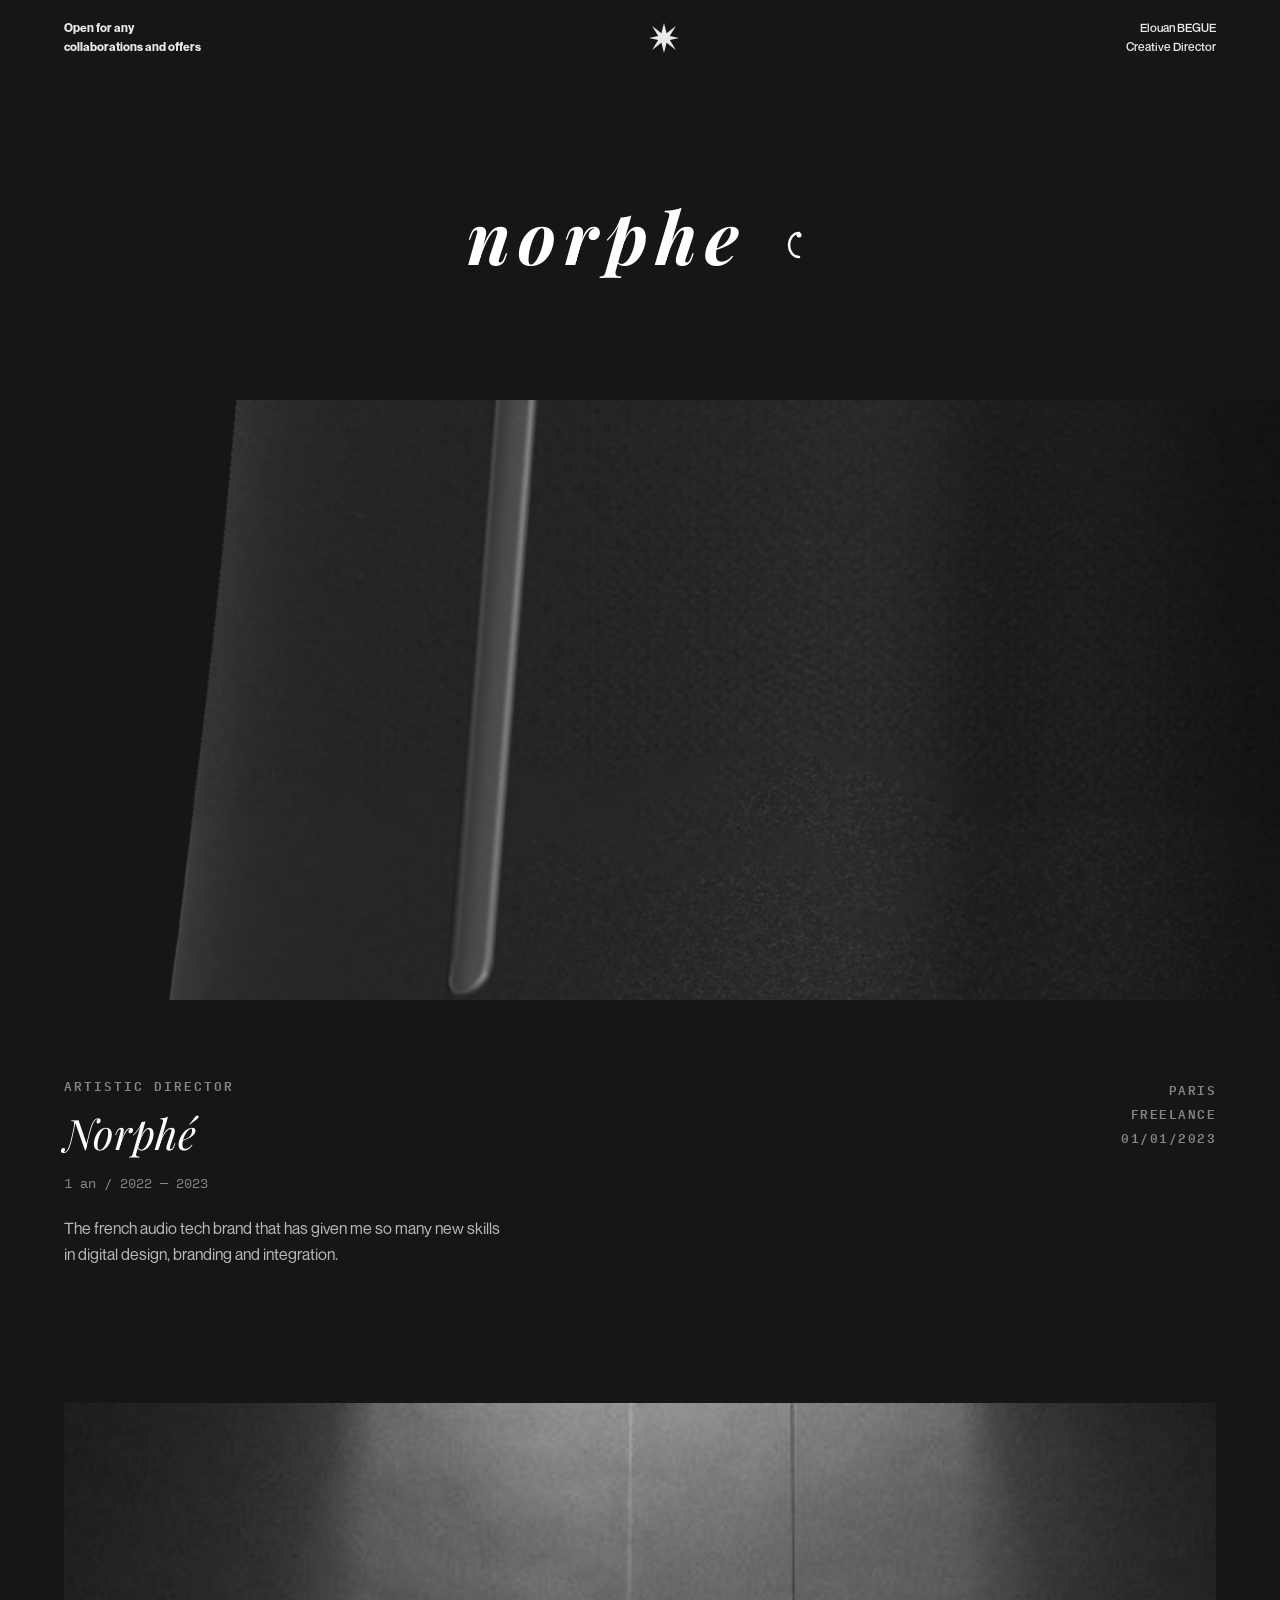
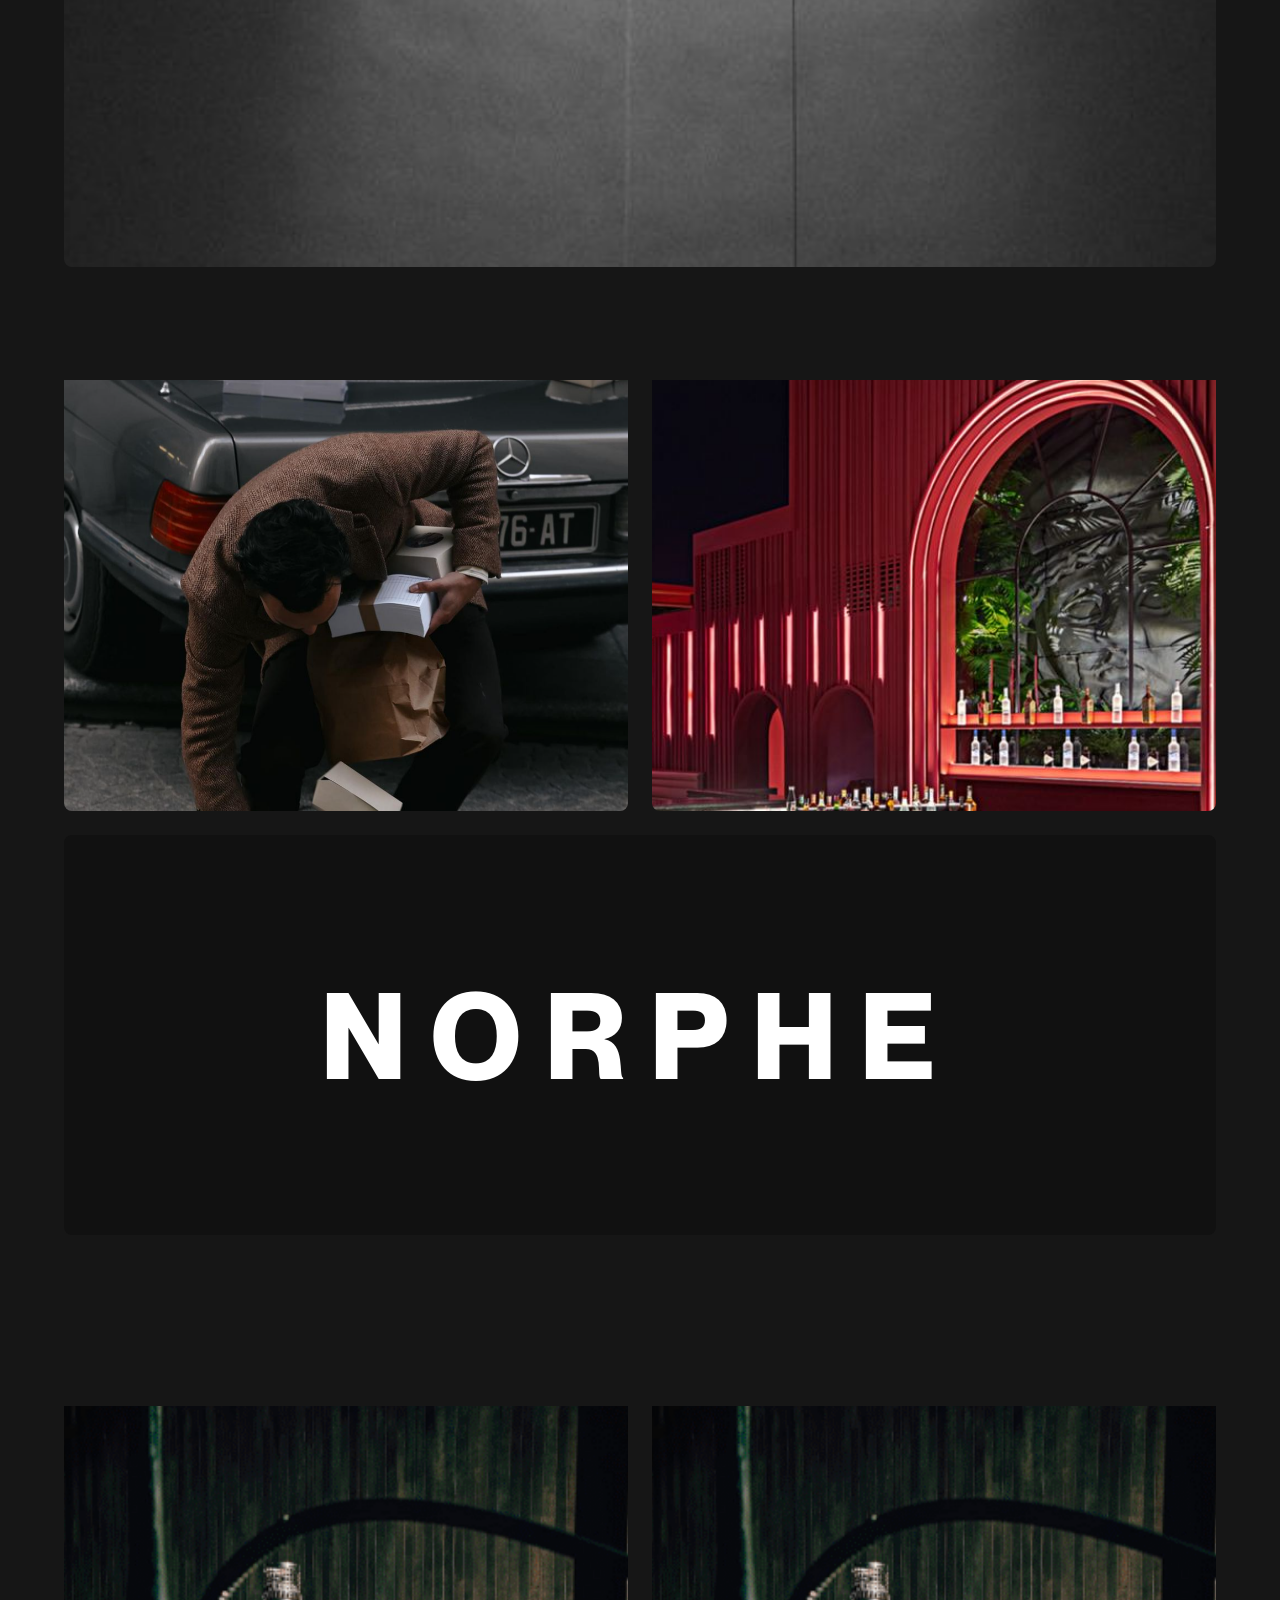
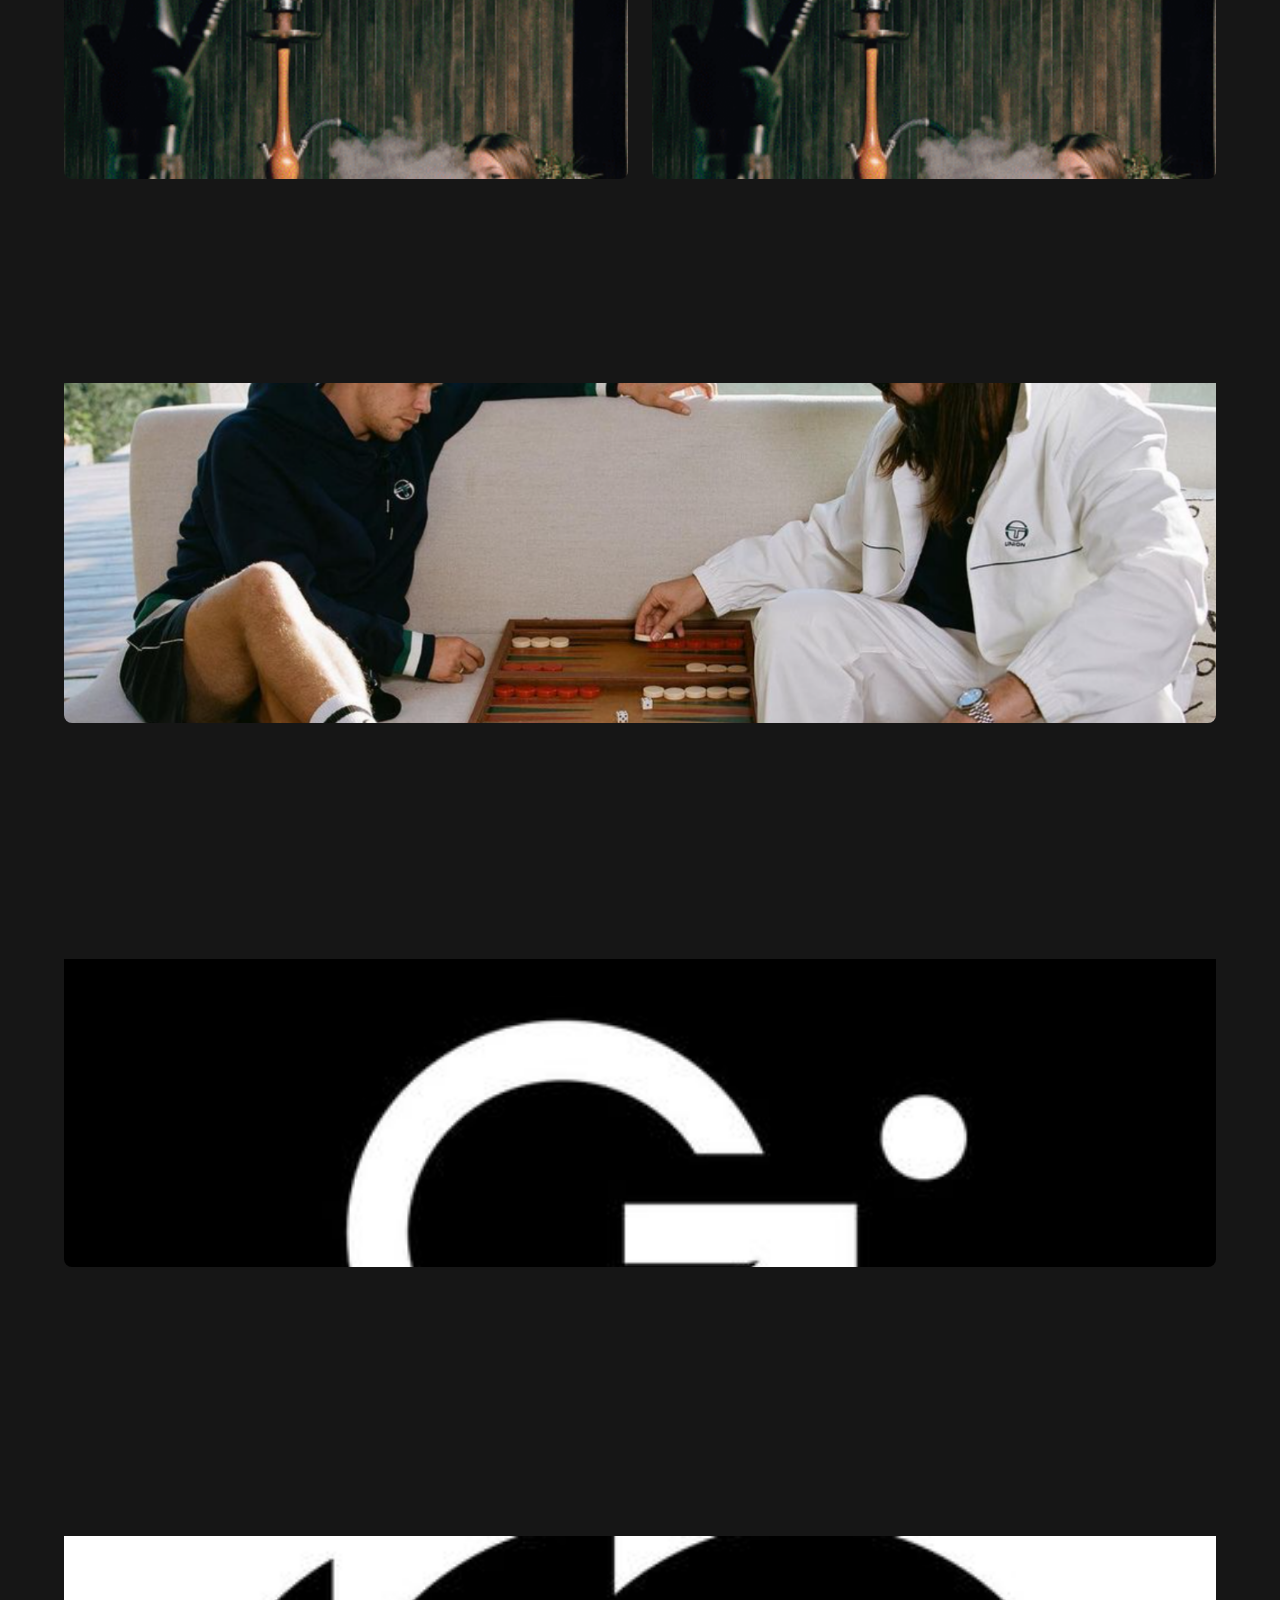
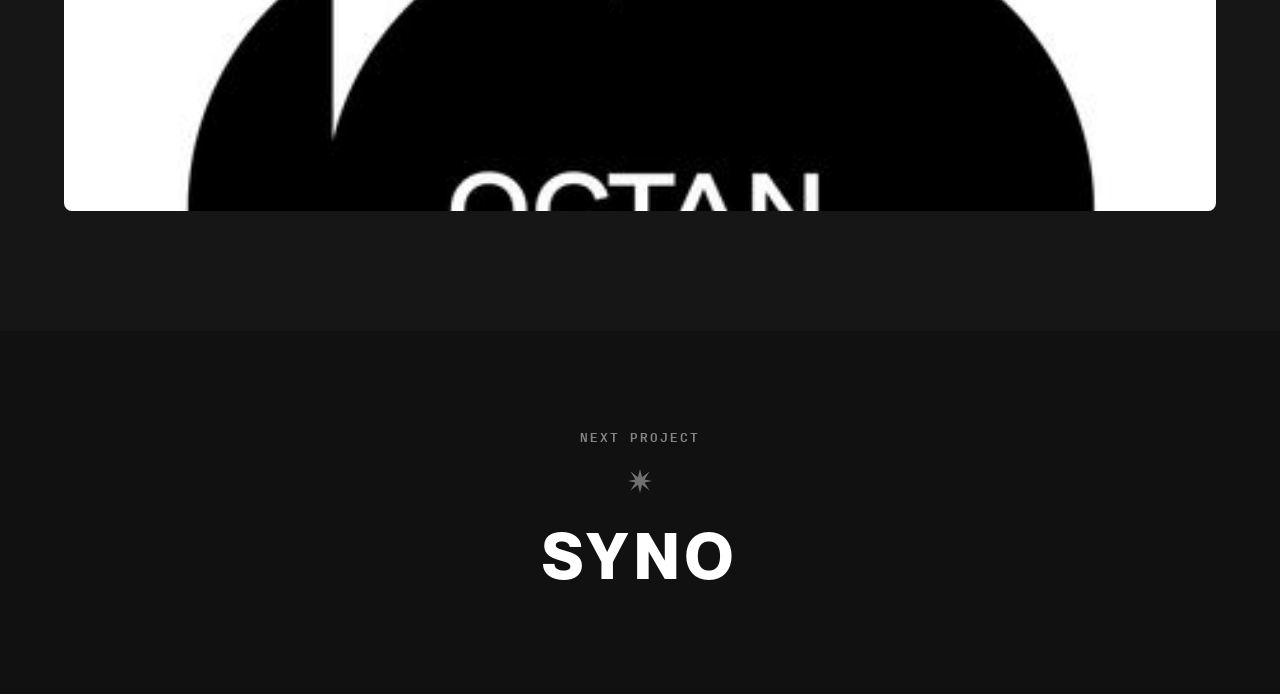
<file: work-norphe.html>
<!DOCTYPE html>
<html lang="en">
<head>
  <meta charset="UTF-8">
  <meta name="viewport" content="width=device-width, initial-scale=1.0">
  <title>NORPHE — Elouan BEGUE</title>
  <meta name="description" content="NORPHE audio brand case study. Artistic direction, branding, web design and integration by Elouan BEGUE.">
  <meta property="og:title" content="NORPHE — Elouan BEGUE">
  <meta property="og:description" content="NORPHE audio brand case study. Artistic direction, branding, web design and integration by Elouan BEGUE.">
  <meta property="og:type" content="website">
  <meta property="og:url" content="https://elouanbegue.com/work-norphe.html">
  <meta property="og:image" content="https://elouanbegue.com/assets/project-norphe.jpg">
  <link rel="canonical" href="https://elouanbegue.com/work-norphe.html">
  <link rel="icon" href="assets/favicon.svg" type="image/svg+xml">
  <link href="https://fonts.googleapis.com/css2?family=Playfair+Display:ital,wght@0,400;0,700;1,400;1,700&display=swap" rel="stylesheet">
  <link rel="stylesheet" href="styles.css">
  <script type="application/ld+json">
{
  "@context": "https://schema.org",
  "@type": "CreativeWork",
  "name": "NORPHE",
  "description": "NORPHE audio brand case study. Artistic direction, branding, web design and integration.",
  "creator": {
    "@type": "Person",
    "name": "Elouan BEGUE"
  },
  "url": "https://elouanbegue.com/work-norphe.html"
}
</script>
  <style>
    /* === NORPHE CASE STUDY === */

    body {
      background: #161616;
      color: #ffffff;
    }

    /* --- HEADER override for white on dark --- */
    .header {
      background: transparent;
      mix-blend-mode: difference;
    }
    .header.scrolled {
      background-color: rgba(22, 22, 22, 0.9);
      backdrop-filter: blur(12px);
      -webkit-backdrop-filter: blur(12px);
    }

    /* --- HERO BRAND --- */
    .norphe-hero-brand {
      width: 100%;
      height: 400px;
      display: flex;
      align-items: center;
      justify-content: center;
      background: #161616;
      position: relative;
      overflow: hidden;
      margin-top: 0;
      padding-top: 70px;
    }

    .norphe-brand-text {
      font-family: 'Playfair Display', serif;
      font-size: 72px;
      font-weight: 700;
      font-style: italic;
      letter-spacing: 8px;
      color: #ffffff;
      text-transform: lowercase;
      position: relative;
      z-index: 2;
    }

    .norphe-brand-mark {
      display: inline-block;
      margin-left: 12px;
      position: relative;
      top: -6px;
    }

    /* --- HERO IMAGE --- */
    .norphe-hero-image {
      width: 100vw;
      margin-left: calc(-50vw + 50%);
      height: 600px;
      overflow: hidden;
      position: relative;
    }

    .norphe-hero-image img {
      width: 100%;
      height: 100%;
      object-fit: cover;
      transform: scale(1.05);
      transition: transform 8s ease-out;
      will-change: transform;
    }

    .norphe-hero-image.loaded img {
      transform: scale(1.0);
    }

    /* --- PROJECT INFO --- */
    .project-info {
      max-width: var(--max-width);
      margin: 0 auto;
      padding: 80px var(--side-padding);
      display: grid;
      grid-template-columns: 1fr 1fr;
      gap: 60px;
    }

    .project-info-left {
      display: flex;
      flex-direction: column;
      gap: 16px;
    }

    .project-info-label {
      font-family: var(--font-mono);
      font-size: 12px;
      font-weight: 500;
      color: var(--grey);
      text-transform: uppercase;
      letter-spacing: 2px;
    }

    .project-info-title {
      font-family: 'Playfair Display', serif;
      font-size: 42px;
      font-weight: 400;
      font-style: italic;
      color: #ffffff;
      line-height: 1.1;
    }

    .project-info-date {
      font-family: var(--font-mono);
      font-size: 13px;
      font-weight: 400;
      color: var(--grey);
      margin-top: 4px;
    }

    .project-info-desc {
      font-family: var(--font-sans);
      font-size: 16px;
      font-weight: 400;
      color: rgba(255, 255, 255, 0.7);
      line-height: 1.6;
      max-width: 440px;
      margin-top: 8px;
    }

    .project-info-right {
      display: flex;
      flex-direction: column;
      align-items: flex-end;
      justify-content: flex-start;
      gap: 10px;
      padding-top: 4px;
    }

    .project-meta-item {
      font-family: var(--font-mono);
      font-size: 12px;
      font-weight: 500;
      color: var(--grey);
      text-transform: uppercase;
      letter-spacing: 1.5px;
      text-align: right;
    }

    /* --- IMAGE GALLERY --- */
    .gallery {
      max-width: var(--max-width);
      margin: 0 auto;
      padding: 0 var(--side-padding);
      display: flex;
      flex-direction: column;
      gap: var(--gap);
    }

    .gallery-row {
      width: 100%;
      overflow: hidden;
      border-radius: var(--radius);
    }

    .gallery-row img {
      width: 100%;
      height: 100%;
      object-fit: cover;
      display: block;
      transition: transform 0.6s cubic-bezier(0.16, 1, 0.3, 1);
    }

    .gallery-row:hover img {
      transform: scale(1.02);
    }

    .gallery-row.full {
      height: 520px;
    }

    .gallery-two-col {
      display: grid;
      grid-template-columns: 1fr 1fr;
      gap: var(--gap);
    }

    .gallery-two-col .gallery-col {
      height: 520px;
      overflow: hidden;
      border-radius: var(--radius);
    }

    .gallery-two-col .gallery-col img {
      width: 100%;
      height: 100%;
      object-fit: cover;
      transition: transform 0.6s cubic-bezier(0.16, 1, 0.3, 1);
    }

    .gallery-two-col .gallery-col:hover img {
      transform: scale(1.02);
    }

    /* Logotype section */
    .logotype-section {
      width: 100%;
      height: 400px;
      display: flex;
      align-items: center;
      justify-content: center;
      background: #111111;
      border-radius: var(--radius);
      overflow: hidden;
    }

    .logotype-text {
      font-family: var(--font-sans);
      font-size: 120px;
      font-weight: 700;
      color: #ffffff;
      letter-spacing: 24px;
      text-transform: uppercase;
      user-select: none;
    }

    /* --- NEXT PROJECT --- */
    .next-project {
      margin-top: 120px;
      padding: 100px var(--side-padding);
      display: flex;
      flex-direction: column;
      align-items: center;
      gap: 24px;
      background: #111111;
    }

    .next-project-label {
      font-family: var(--font-mono);
      font-size: 12px;
      font-weight: 500;
      color: var(--grey);
      text-transform: uppercase;
      letter-spacing: 2px;
    }

    .next-project-star {
      opacity: 0.4;
    }

    .next-project-name {
      font-family: var(--font-sans);
      font-size: 64px;
      font-weight: 700;
      color: #ffffff;
      text-transform: uppercase;
      letter-spacing: 6px;
      transition: opacity 0.4s ease, letter-spacing 0.4s ease;
    }

    .next-project-link {
      display: flex;
      flex-direction: column;
      align-items: center;
      gap: 20px;
      text-decoration: none;
      cursor: pointer;
    }

    .next-project-link:hover .next-project-name {
      opacity: 0.7;
      letter-spacing: 10px;
    }

    /* --- BOTTOM MENU --- */
    .bottom-menu {
      position: fixed;
      bottom: 0;
      left: 0;
      width: 100%;
      z-index: 999;
      isolation: isolate;
      background: var(--dark);
      transform: translateY(100%);
      opacity: 0;
      transition: transform 0.4s cubic-bezier(0.16, 1, 0.3, 1), opacity 0.3s ease;
    }

    .bottom-menu.visible {
      transform: translateY(0);
      opacity: 1;
    }

    .bottom-menu-inner {
      max-width: var(--max-width);
      margin: 0 auto;
      padding: 15px var(--side-padding);
      display: flex;
      justify-content: space-between;
      align-items: center;
    }

    .bottom-menu-left {
      display: flex;
      flex-direction: column;
      gap: 2px;
    }

    .bottom-menu-left span {
      font-family: var(--font-mono);
      font-size: 12px;
      font-weight: 500;
      color: var(--white);
      text-transform: uppercase;
      letter-spacing: 1px;
    }

    .bottom-menu-left span:last-child {
      color: var(--grey);
      font-weight: 400;
    }

    .bm-links {
      display: flex;
      gap: 40px;
    }

    .bm-link {
      font-family: var(--font-sans);
      font-size: 12px;
      font-weight: 500;
      color: var(--grey);
      text-transform: uppercase;
      letter-spacing: 1px;
      transition: color 0.3s ease;
      cursor: pointer;
      text-decoration: none;
    }

    .bm-link.active {
      color: var(--white);
    }

    .bm-link:hover {
      color: var(--white);
    }

    .bm-follow {
      font-family: var(--font-sans);
      font-size: 12px;
      font-weight: 500;
      color: var(--white);
      text-transform: uppercase;
      letter-spacing: 1px;
      transition: opacity 0.3s ease;
      cursor: pointer;
      text-decoration: none;
    }

    .bm-follow:hover {
      opacity: 0.7;
    }

    /* --- REVEAL ANIMATIONS --- */
    .reveal-section {
      opacity: 0;
      transform: translateY(60px);
      transition: opacity 0.8s cubic-bezier(0.16, 1, 0.3, 1),
                  transform 0.8s cubic-bezier(0.16, 1, 0.3, 1);
    }

    .reveal-section.visible {
      opacity: 1;
      transform: translateY(0);
    }

    /* Stagger for two-col */
    .gallery-two-col .gallery-col {
      opacity: 0;
      transform: translateY(60px);
      transition: opacity 0.8s cubic-bezier(0.16, 1, 0.3, 1),
                  transform 0.8s cubic-bezier(0.16, 1, 0.3, 1);
    }

    .gallery-two-col.visible .gallery-col:nth-child(1) {
      opacity: 1;
      transform: translateY(0);
    }

    .gallery-two-col.visible .gallery-col:nth-child(2) {
      opacity: 1;
      transform: translateY(0);
      transition-delay: 0.1s;
    }

    /* Parallax base */
    .parallax-wrap {
      overflow: hidden;
    }

    .parallax-img {
      transition: transform 0.1s linear;
      will-change: transform;
    }

    /* --- RESPONSIVE --- */
    @media (max-width: 1024px) {
      .norphe-brand-text { font-size: 52px; }
      .norphe-hero-image { height: 450px; }
      .project-info { padding: 60px var(--side-padding); gap: 40px; }
      .project-info-title { font-size: 34px; }
      .gallery-row.full { height: 400px; }
      .gallery-two-col .gallery-col { height: 400px; }
      .logotype-text { font-size: 80px; letter-spacing: 16px; }
      .logotype-section { height: 320px; }
      .next-project-name { font-size: 48px; }
    }

    @media (max-width: 768px) {
      body { cursor: auto; }
      .cursor { display: none; }

      .norphe-hero-brand { height: 280px; }
      .norphe-brand-text { font-size: 36px; letter-spacing: 4px; }
      .norphe-hero-image { height: 300px; }

      .project-info {
        grid-template-columns: 1fr;
        gap: 30px;
        padding: 50px var(--side-padding);
      }
      .project-info-right {
        align-items: flex-start;
        flex-direction: row;
        gap: 20px;
        flex-wrap: wrap;
      }

      .gallery-row.full { height: 280px; }
      .gallery-two-col {
        grid-template-columns: 1fr;
      }
      .gallery-two-col .gallery-col { height: 280px; }

      .logotype-text { font-size: 40px; letter-spacing: 8px; }
      .logotype-section { height: 200px; }

      .next-project-name { font-size: 32px; letter-spacing: 4px; }
      .next-project { padding: 60px var(--side-padding); margin-top: 60px; }

      .bottom-menu-left { display: none; }
      .bm-follow { display: none; }
      .bottom-menu-inner { justify-content: center; }
      .bm-links { gap: 16px; }

      .bm-link, .bm-follow, .next-project-link {
        cursor: pointer;
      }
    }

    @media (max-width: 480px) {
      .norphe-brand-text { font-size: 28px; }
      .norphe-hero-image { height: 220px; }
      .gallery-row.full { height: 200px; }
      .gallery-two-col .gallery-col { height: 200px; }
      .logotype-text { font-size: 28px; letter-spacing: 4px; }
      .logotype-section { height: 160px; }
      .next-project-name { font-size: 24px; }
    }
  </style>
</head>
<body>

  <!-- Custom Cursor -->
  <div class="cursor" id="cursor">
    <div class="cursor-dot"></div>
    <div class="cursor-circle"></div>
    <span class="cursor-text">VIEW</span>
  </div>

  <!-- HEADER -->
  <header class="header" id="header">
    <div class="header-inner">
      <a href="mailto:elouanbeguepro@gmail.com" class="header-left">
        <span>Open for any</span>
        <span>collaborations and offers</span>
      </a>
      <div class="header-center">
        <a href="index.html">
          <svg class="logo" width="30" height="30" viewBox="0 0 30 30" fill="none" xmlns="http://www.w3.org/2000/svg">
            <path d="M15 0L17.6 10.2L26.9 3.1L20.8 13L30 15L20.8 17L26.9 26.9L17.6 19.8L15 30L12.4 19.8L3.1 26.9L9.2 17L0 15L9.2 13L3.1 3.1L12.4 10.2L15 0Z" fill="white"/>
          </svg>
        </a>
      </div>
      <div class="header-right">
        <span>Elouan BEGUE</span>
        <span>Creative Director</span>
      </div>
    </div>
  </header>

  <!-- HERO BRAND -->
  <section class="norphe-hero-brand">
    <div class="norphe-brand-text">
      norphe
      <svg class="norphe-brand-mark" width="28" height="28" viewBox="0 0 28 28" fill="none" xmlns="http://www.w3.org/2000/svg">
        <path d="M14 2C8 2 4 8 4 14C4 20 8 26 14 26" stroke="white" stroke-width="2.5" fill="none" stroke-linecap="round"/>
        <circle cx="14" cy="4" r="2.5" fill="white"/>
      </svg>
    </div>
  </section>

  <!-- HERO IMAGE -->
  <div class="norphe-hero-image parallax-wrap reveal-section" id="heroImage">
    <img src="assets/norphe-hero.jpg" alt="Norphe audio product close-up" class="parallax-img" loading="eager" width="1512" height="600">
  </div>

  <!-- PROJECT INFO -->
  <section class="project-info reveal-section">
    <div class="project-info-left">
      <span class="project-info-label">Artistic Director</span>
      <h1 class="project-info-title">Norph&eacute;</h1>
      <span class="project-info-date">1 an / 2022 &mdash; 2023</span>
      <p class="project-info-desc">
        The french audio tech brand that has given me so many new skills in digital design, branding and integration.
      </p>
    </div>
    <div class="project-info-right">
      <span class="project-meta-item">Paris</span>
      <span class="project-meta-item">Freelance</span>
      <span class="project-meta-item">01/01/2023</span>
    </div>
  </section>

  <!-- GALLERY -->
  <div class="gallery">

    <!-- 1. Full-width: 3D logo -->
    <div class="gallery-row full parallax-wrap reveal-section">
      <img src="assets/norphe-logo-big.jpg" alt="NORPHE 3D logotype" class="parallax-img" loading="lazy" width="1512" height="520">
    </div>

    <!-- 2. Two-column: product shots -->
    <div class="gallery-two-col reveal-section">
      <div class="gallery-col parallax-wrap">
        <img src="assets/norphe-product1.jpg" alt="Norphe product shot 1" class="parallax-img" loading="lazy" width="680" height="520">
      </div>
      <div class="gallery-col parallax-wrap">
        <img src="assets/norphe-product2.jpg" alt="Norphe product shot 2" class="parallax-img" loading="lazy" width="680" height="520">
      </div>
    </div>

    <!-- 3. Full-width: logotype CSS text -->
    <div class="logotype-section reveal-section">
      <span class="logotype-text">NORPHE</span>
    </div>

    <!-- 4. Two-column: stationery -->
    <div class="gallery-two-col reveal-section">
      <div class="gallery-col parallax-wrap">
        <img src="assets/norphe-stationery.jpg" alt="Norphe stationery mockup" class="parallax-img" loading="lazy" width="680" height="520">
      </div>
      <div class="gallery-col parallax-wrap">
        <img src="assets/norphe-stationery.jpg" alt="Norphe stationery mockup" class="parallax-img" loading="lazy" width="680" height="520">
      </div>
    </div>

    <!-- 5. Full-width: moodboard -->
    <div class="gallery-row full parallax-wrap reveal-section">
      <img src="assets/norphe-moodboard.jpg" alt="Norphe moodboard collage" class="parallax-img" loading="lazy" width="1512" height="520">
    </div>

    <!-- 6. Full-width: laptop mockup -->
    <div class="gallery-row full parallax-wrap reveal-section">
      <img src="assets/norphe-laptop.jpg" alt="Norphe website on laptop" class="parallax-img" loading="lazy" width="1512" height="520">
    </div>

    <!-- 7. Full-width: vinyl -->
    <div class="gallery-row full parallax-wrap reveal-section">
      <img src="assets/norphe-vinyl.jpg" alt="Vinyl turntable closeup" class="parallax-img" loading="lazy" width="1512" height="520">
    </div>

  </div>

  <!-- NEXT PROJECT -->
  <section class="next-project reveal-section">
    <span class="next-project-label">Next Project</span>
    <svg class="next-project-star" width="24" height="24" viewBox="0 0 30 30" fill="none" xmlns="http://www.w3.org/2000/svg">
      <path d="M15 0L17.6 10.2L26.9 3.1L20.8 13L30 15L20.8 17L26.9 26.9L17.6 19.8L15 30L12.4 19.8L3.1 26.9L9.2 17L0 15L9.2 13L3.1 3.1L12.4 10.2L15 0Z" fill="white"/>
    </svg>
    <a href="work-syno.html" class="next-project-link">
      <span class="next-project-name">Syno</span>
    </a>
  </section>

  <!-- BOTTOM MENU -->
  <nav class="bottom-menu" id="bottomMenu">
    <div class="bottom-menu-inner">
      <div class="bottom-menu-left">
        <span>NORPHE</span>
        <span>PROJECT : [01]</span>
      </div>
      <div class="bm-links">
        <a href="index.html" class="bm-link">ABOUT</a>
        <a href="work.html" class="bm-link active">WORK</a>
        <a href="playground.html" class="bm-link">PLAYGROUND</a>
        <a href="contact.html" class="bm-link">CONTACT</a>
      </div>
      <a href="https://linktr.ee/elone_design" target="_blank" rel="noopener" class="bm-follow">FOLLOW ME &#x2197;</a>
    </div>
  </nav>

  <script>
    document.body.style.opacity = '0';
    document.body.style.transition = 'opacity 0.4s ease';
    requestAnimationFrame(() => { document.body.style.opacity = '1'; });

    /* === NORPHE PAGE SCRIPTS === */

    // --- Custom Cursor ---
    const cursor = document.getElementById('cursor');
    let cursorX = 0, cursorY = 0;
    let dotX = 0, dotY = 0;

    document.addEventListener('mousemove', (e) => {
      cursorX = e.clientX;
      cursorY = e.clientY;
    });

    function animateCursor() {
      dotX += (cursorX - dotX) * 0.15;
      dotY += (cursorY - dotY) * 0.15;
      if (cursor) {
        cursor.style.transform = `translate(${dotX}px, ${dotY}px)`;
      }
      requestAnimationFrame(animateCursor);
    }
    animateCursor();

    // Hover states for interactive elements
    const hoverTargets = document.querySelectorAll('a, .gallery-row, .gallery-col, .next-project-link');
    hoverTargets.forEach(el => {
      el.addEventListener('mouseenter', () => document.body.classList.add('cursor-hover'));
      el.addEventListener('mouseleave', () => document.body.classList.remove('cursor-hover'));
    });

    // --- Header scroll behaviour ---
    const header = document.getElementById('header');
    let lastScrollY = 0;

    function handleHeaderScroll() {
      const sy = window.scrollY;
      if (sy > 80) {
        header.classList.add('scrolled');
      } else {
        header.classList.remove('scrolled');
      }
      lastScrollY = sy;
    }

    // --- Bottom menu visibility ---
    const bottomMenu = document.getElementById('bottomMenu');

    function handleBottomMenu() {
      if (window.scrollY > 400) {
        bottomMenu.classList.add('visible');
      } else {
        bottomMenu.classList.remove('visible');
      }
    }

    // --- Scroll reveal (IntersectionObserver) ---
    const revealSections = document.querySelectorAll('.reveal-section');

    const revealObserver = new IntersectionObserver((entries) => {
      entries.forEach(entry => {
        if (entry.isIntersecting) {
          entry.target.classList.add('visible');
        }
      });
    }, {
      threshold: 0.1,
      rootMargin: '0px 0px -60px 0px'
    });

    revealSections.forEach(section => revealObserver.observe(section));

    // --- Parallax on scroll ---
    const parallaxElements = document.querySelectorAll('.parallax-img');

    function handleParallax() {
      const scrollY = window.scrollY;
      const windowH = window.innerHeight;

      parallaxElements.forEach(img => {
        const parent = img.closest('.parallax-wrap') || img.parentElement;
        const rect = parent.getBoundingClientRect();
        const parentCenter = rect.top + rect.height / 2;
        const offset = (parentCenter - windowH / 2) * 0.06;
        img.style.transform = `translateY(${offset}px) scale(1.05)`;
      });
    }

    // --- Hero image load animation ---
    const heroImageWrap = document.getElementById('heroImage');
    if (heroImageWrap) {
      const heroImg = heroImageWrap.querySelector('img');
      if (heroImg.complete) {
        heroImageWrap.classList.add('loaded');
      } else {
        heroImg.addEventListener('load', () => heroImageWrap.classList.add('loaded'));
      }
    }

    // --- Unified scroll handler ---
    function onScroll() {
      handleHeaderScroll();
      handleBottomMenu();
      handleParallax();
    }

    window.addEventListener('scroll', onScroll, { passive: true });
    onScroll();

    // --- Header fade-in ---
    header.style.opacity = '0';
    header.style.animation = 'fadeIn 0.8s ease 0.3s forwards';
  </script>

</body>
</html>
</file>
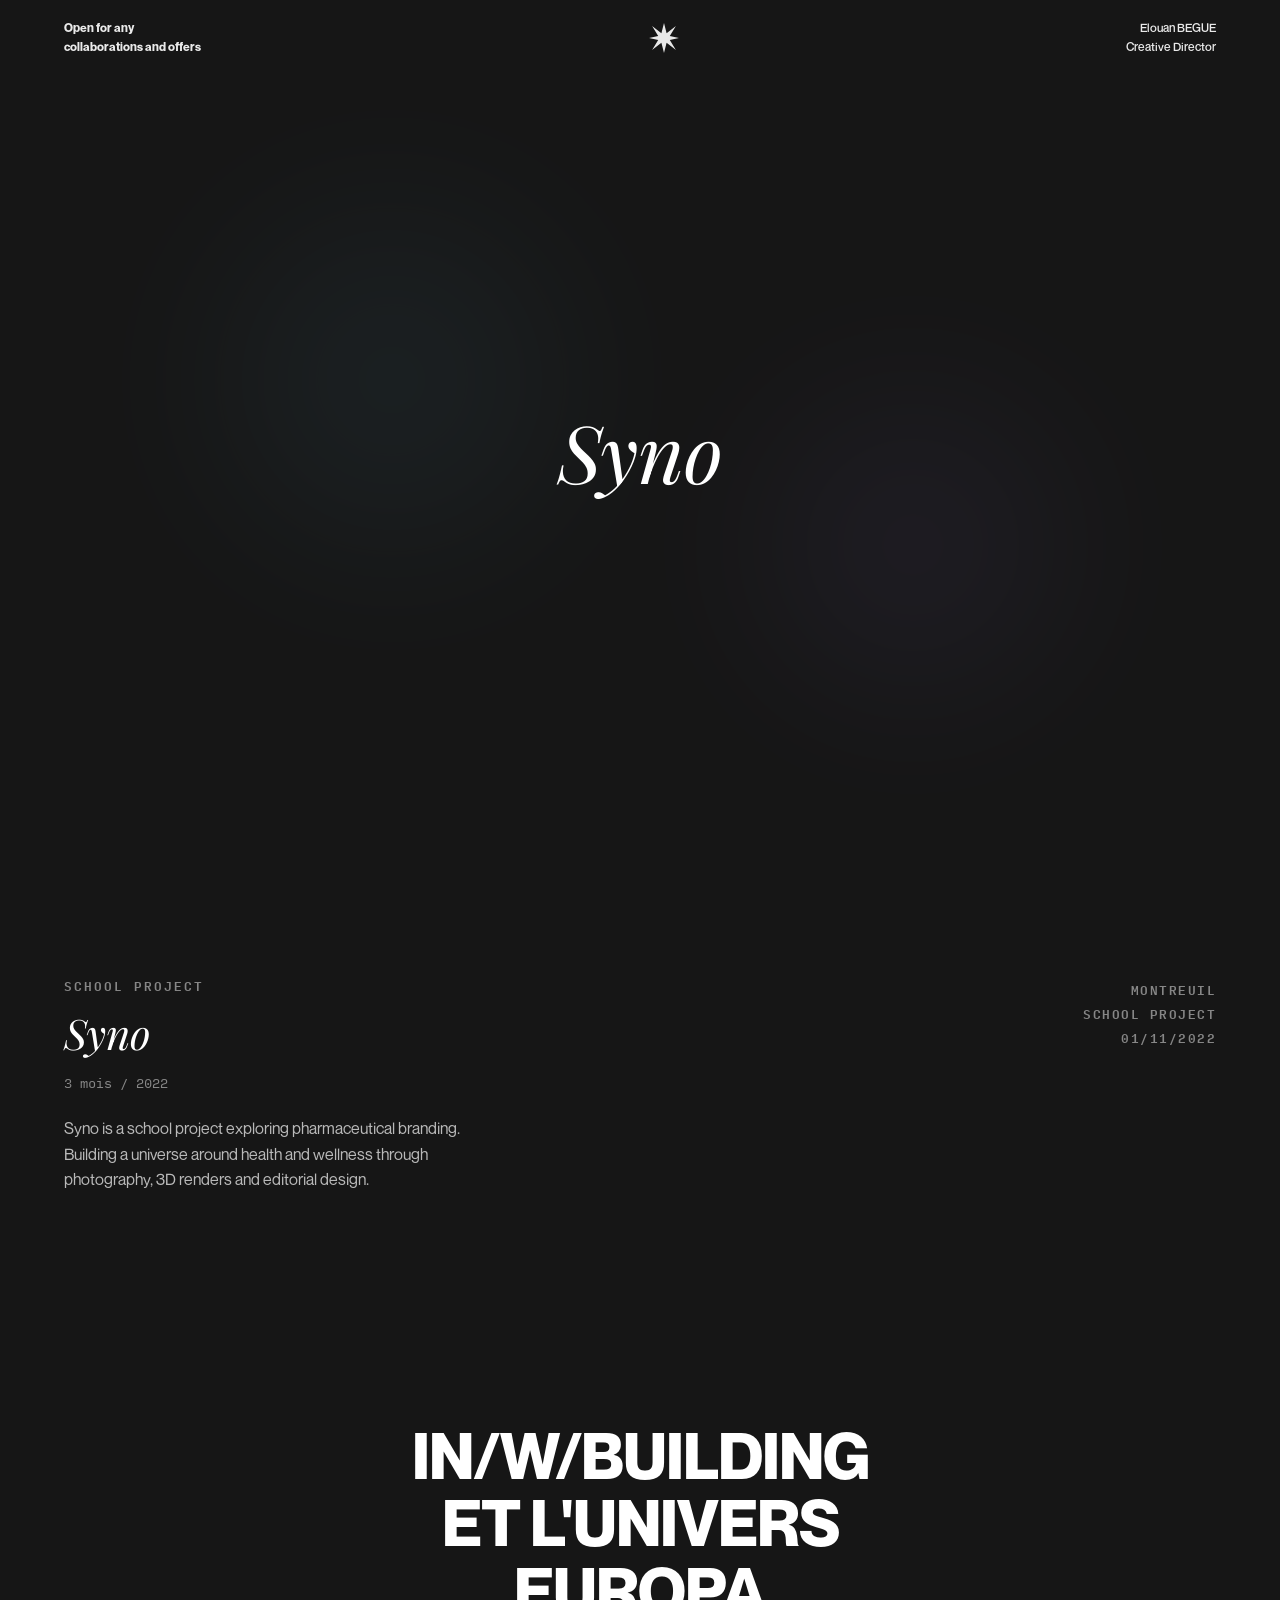
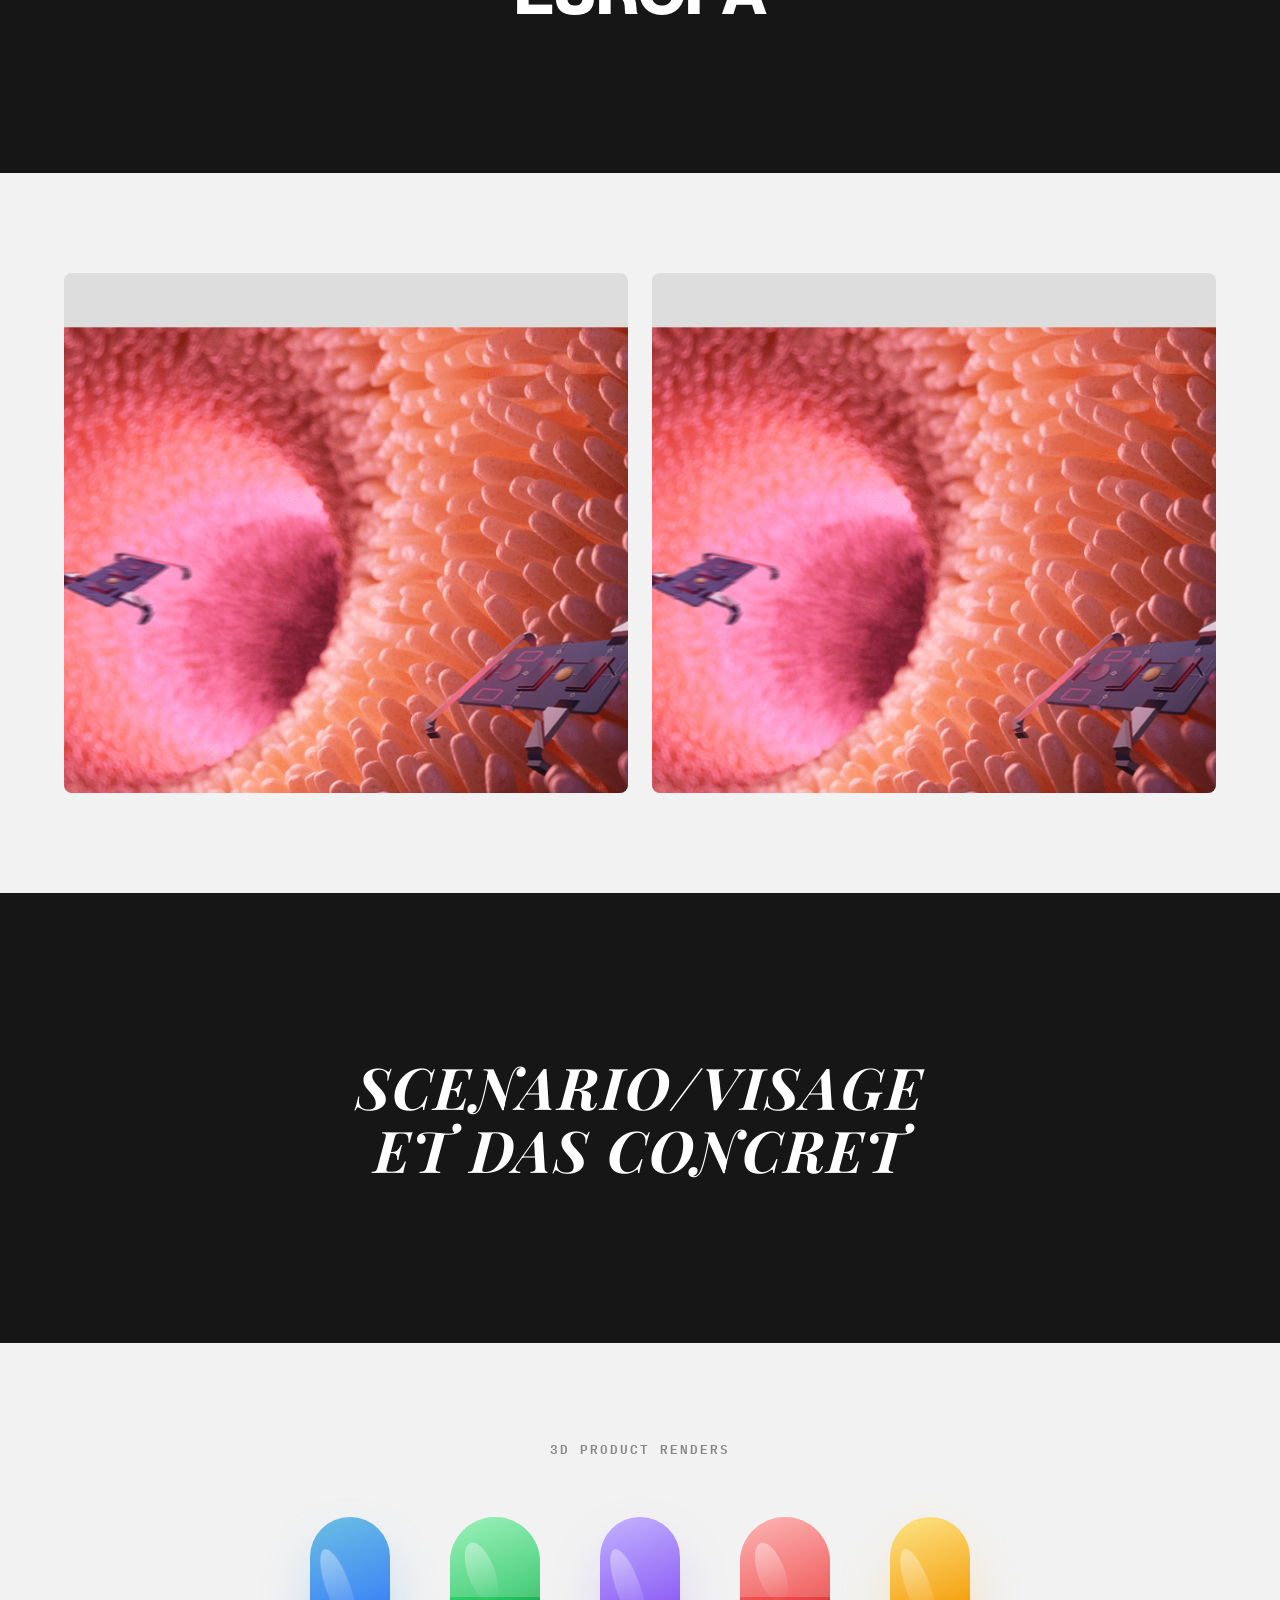
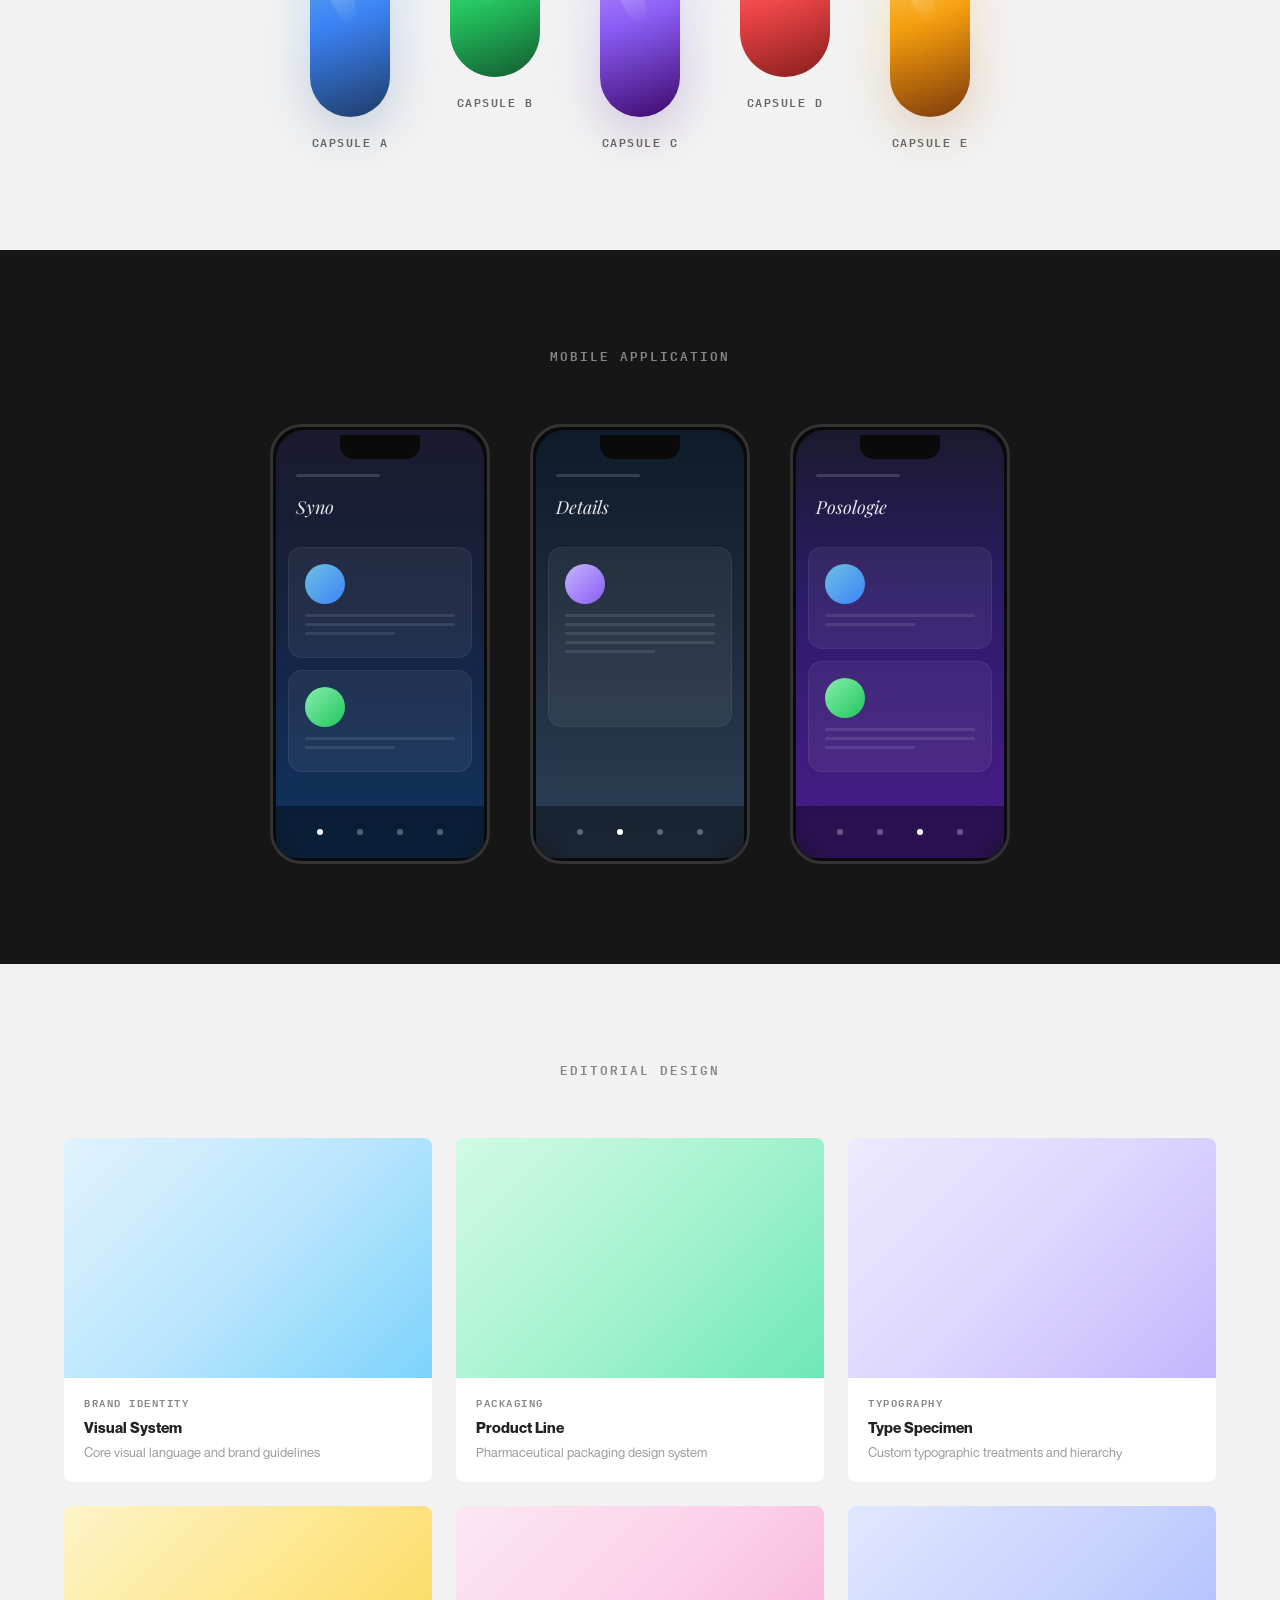
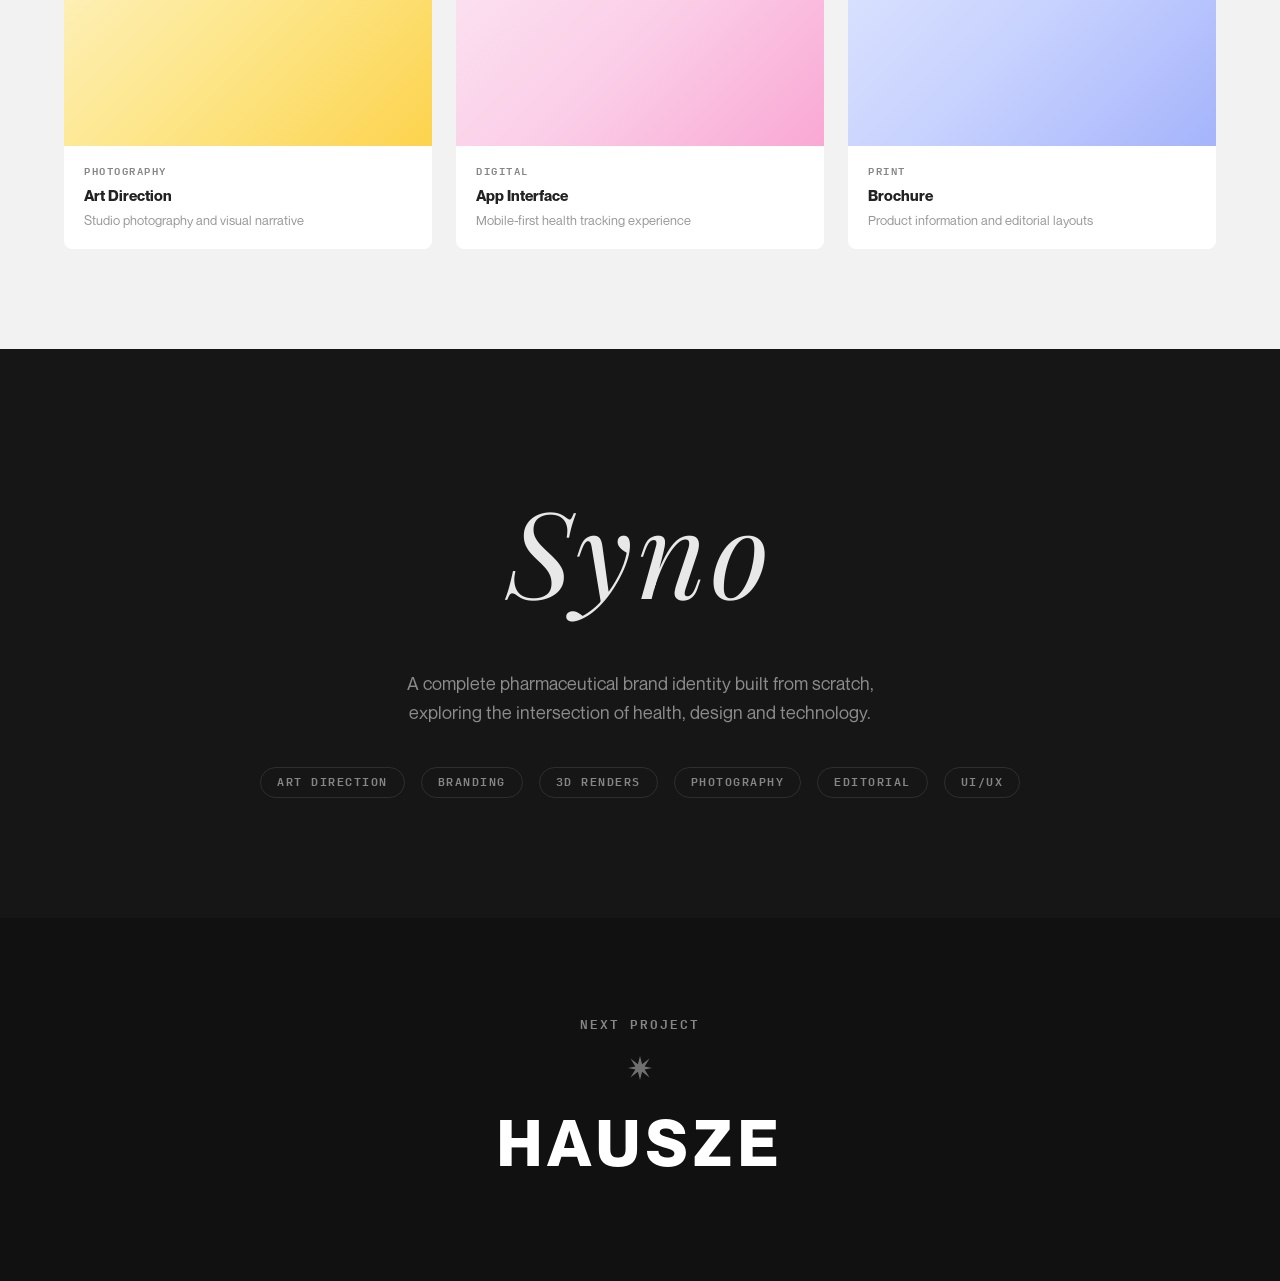
<file: work-syno.html>
<!DOCTYPE html>
<html lang="en">
<head>
  <meta charset="UTF-8">
  <meta name="viewport" content="width=device-width, initial-scale=1.0">
  <title>SYNO — Elouan BEGUE</title>
  <meta name="description" content="SYNO pharmaceutical branding school project. Art direction, 3D renders, photography and editorial design by Elouan BEGUE.">
  <meta property="og:title" content="SYNO — Elouan BEGUE">
  <meta property="og:description" content="SYNO pharmaceutical branding school project. Art direction, 3D renders, photography and editorial design by Elouan BEGUE.">
  <meta property="og:type" content="website">
  <meta property="og:url" content="https://elouanbegue.com/work-syno.html">
  <meta property="og:image" content="https://elouanbegue.com/assets/project-fanzine-bg.jpg">
  <link rel="canonical" href="https://elouanbegue.com/work-syno.html">
  <link rel="icon" href="assets/favicon.svg" type="image/svg+xml">
  <link href="https://fonts.googleapis.com/css2?family=Playfair+Display:ital,wght@0,400;0,700;1,400;1,700&display=swap" rel="stylesheet">
  <link rel="stylesheet" href="styles.css">
  <script type="application/ld+json">
{
  "@context": "https://schema.org",
  "@type": "CreativeWork",
  "name": "SYNO",
  "description": "SYNO pharmaceutical branding school project. Art direction, 3D renders, photography and editorial design.",
  "creator": {
    "@type": "Person",
    "name": "Elouan BEGUE"
  },
  "url": "https://elouanbegue.com/work-syno.html"
}
</script>
  <style>
    /* === SYNO CASE STUDY === */

    body {
      background: #161616;
      color: #ffffff;
    }

    /* --- HEADER override --- */
    .header {
      background: transparent;
      mix-blend-mode: difference;
    }
    .header.scrolled {
      background-color: rgba(22, 22, 22, 0.9);
      backdrop-filter: blur(12px);
      -webkit-backdrop-filter: blur(12px);
    }

    /* --- HERO --- */
    .syno-hero {
      width: 100vw;
      height: 100vh;
      min-height: 600px;
      display: flex;
      align-items: center;
      justify-content: center;
      background: #161616;
      position: relative;
      overflow: hidden;
    }

    .syno-hero-title {
      font-family: 'Playfair Display', serif;
      font-size: 80px;
      font-weight: 400;
      font-style: italic;
      color: #ffffff;
      position: relative;
      z-index: 2;
      opacity: 0;
      transform: translateY(30px);
      animation: synoFadeUp 1s ease-out 0.4s forwards;
    }

    @keyframes synoFadeUp {
      to {
        opacity: 1;
        transform: translateY(0);
      }
    }

    /* Floating ambient shapes behind title */
    .syno-hero::before,
    .syno-hero::after {
      content: '';
      position: absolute;
      border-radius: 50%;
      filter: blur(80px);
      opacity: 0.08;
      animation: ambientFloat 8s ease-in-out infinite alternate;
    }

    .syno-hero::before {
      width: 400px;
      height: 400px;
      background: radial-gradient(circle, #6ec1e4, transparent);
      top: 20%;
      left: 15%;
    }

    .syno-hero::after {
      width: 350px;
      height: 350px;
      background: radial-gradient(circle, #a78bfa, transparent);
      bottom: 20%;
      right: 15%;
      animation-delay: 2s;
    }

    @keyframes ambientFloat {
      0% { transform: translate(0, 0) scale(1); }
      100% { transform: translate(30px, -20px) scale(1.1); }
    }

    /* --- PROJECT INFO (dark) --- */
    .project-info {
      max-width: var(--max-width);
      margin: 0 auto;
      padding: 80px var(--side-padding);
      display: grid;
      grid-template-columns: 1fr 1fr;
      gap: 60px;
      background: #161616;
    }

    .project-info-left {
      display: flex;
      flex-direction: column;
      gap: 16px;
    }

    .project-info-label {
      font-family: var(--font-mono);
      font-size: 12px;
      font-weight: 500;
      color: var(--grey);
      text-transform: uppercase;
      letter-spacing: 2px;
    }

    .project-info-title {
      font-family: 'Playfair Display', serif;
      font-size: 42px;
      font-weight: 400;
      font-style: italic;
      color: #ffffff;
      line-height: 1.1;
    }

    .project-info-date {
      font-family: var(--font-mono);
      font-size: 13px;
      font-weight: 400;
      color: var(--grey);
      margin-top: 4px;
    }

    .project-info-desc {
      font-family: var(--font-sans);
      font-size: 16px;
      font-weight: 400;
      color: rgba(255, 255, 255, 0.7);
      line-height: 1.6;
      max-width: 440px;
      margin-top: 8px;
    }

    .project-info-right {
      display: flex;
      flex-direction: column;
      align-items: flex-end;
      justify-content: flex-start;
      gap: 10px;
      padding-top: 4px;
    }

    .project-meta-item {
      font-family: 'Input Mono', 'JetBrains Mono', monospace;
      font-size: 12px;
      font-weight: 500;
      color: var(--grey);
      text-transform: uppercase;
      letter-spacing: 1.5px;
      text-align: right;
    }

    /* --- SECTION SYSTEM (alternating dark/light) --- */
    .syno-section {
      width: 100%;
      overflow: hidden;
    }

    .syno-section--dark {
      background: #161616;
      color: #ffffff;
    }

    .syno-section--light {
      background: #f2f2f2;
      color: #222222;
    }

    .syno-section-inner {
      max-width: var(--max-width);
      margin: 0 auto;
      padding: 100px var(--side-padding);
    }

    /* --- 1. TYPOGRAPHIC HERO (dark) --- */
    .typo-hero {
      padding: 120px var(--side-padding);
      display: flex;
      align-items: center;
      justify-content: center;
      min-height: 500px;
    }

    .typo-hero-text {
      font-family: var(--font-sans);
      font-size: clamp(32px, 5vw, 72px);
      font-weight: 700;
      color: #ffffff;
      text-transform: uppercase;
      line-height: 1.05;
      text-align: center;
      letter-spacing: -1px;
      max-width: 900px;
    }

    .typo-hero-text span {
      display: inline-block;
      opacity: 0;
      transform: translateY(40px);
      transition: opacity 0.6s ease, transform 0.6s ease;
    }

    .syno-section.visible .typo-hero-text span {
      opacity: 1;
      transform: translateY(0);
    }

    /* --- 2. PHOTOGRAPHY (light) --- */
    .photo-grid {
      display: grid;
      grid-template-columns: 1fr 1fr;
      gap: var(--gap);
    }

    .photo-card {
      border-radius: var(--radius);
      overflow: hidden;
      height: 520px;
      position: relative;
      background: #ddd;
    }

    .photo-card img {
      width: 100%;
      height: 100%;
      object-fit: cover;
      transition: transform 0.6s cubic-bezier(0.16, 1, 0.3, 1);
    }

    .photo-card:hover img {
      transform: scale(1.03);
    }

    /* --- 3. TYPOGRAPHIC SHOWCASE 2 (dark) --- */
    .typo-showcase {
      padding: 120px var(--side-padding);
      display: flex;
      align-items: center;
      justify-content: center;
      min-height: 450px;
    }

    .typo-showcase-text {
      font-family: 'Playfair Display', serif;
      font-size: clamp(28px, 4.5vw, 64px);
      font-weight: 700;
      font-style: italic;
      color: #ffffff;
      text-align: center;
      line-height: 1.1;
      letter-spacing: 2px;
      max-width: 800px;
    }

    /* --- 4. 3D PILLS (light) --- */
    .pills-section {
      padding: 100px var(--side-padding);
    }

    .pills-section-title {
      font-family: var(--font-mono);
      font-size: 12px;
      font-weight: 500;
      color: var(--grey);
      text-transform: uppercase;
      letter-spacing: 2px;
      text-align: center;
      margin-bottom: 60px;
    }

    .pills-grid {
      display: flex;
      justify-content: center;
      gap: 60px;
      flex-wrap: wrap;
    }

    .pill {
      position: relative;
      perspective: 600px;
    }

    .pill-shape {
      width: 80px;
      height: 200px;
      border-radius: 40px;
      position: relative;
      transform-style: preserve-3d;
      transition: transform 0.6s cubic-bezier(0.16, 1, 0.3, 1);
    }

    .pill:hover .pill-shape {
      transform: rotateY(25deg) rotateX(-10deg) translateY(-10px);
    }

    .pill-shape::before {
      content: '';
      position: absolute;
      inset: 0;
      border-radius: inherit;
      background: inherit;
      filter: blur(30px);
      opacity: 0.3;
      transform: translateY(20px) scale(0.9);
      z-index: -1;
    }

    .pill--blue .pill-shape {
      background: linear-gradient(160deg, #6ec1e4 0%, #3b82f6 50%, #1e3a5f 100%);
    }

    .pill--green .pill-shape {
      background: linear-gradient(160deg, #86efac 0%, #22c55e 50%, #14532d 100%);
    }

    .pill--purple .pill-shape {
      background: linear-gradient(160deg, #c4b5fd 0%, #8b5cf6 50%, #3b0764 100%);
    }

    .pill--coral .pill-shape {
      background: linear-gradient(160deg, #fca5a5 0%, #ef4444 50%, #7f1d1d 100%);
    }

    .pill--amber .pill-shape {
      background: linear-gradient(160deg, #fde68a 0%, #f59e0b 50%, #78350f 100%);
    }

    /* Capsule variant — shorter, wider, two-tone */
    .pill--capsule .pill-shape {
      width: 90px;
      height: 160px;
      border-radius: 45px;
      overflow: hidden;
    }

    .pill--capsule .pill-shape::after {
      content: '';
      position: absolute;
      top: 0;
      left: 0;
      width: 100%;
      height: 50%;
      background: rgba(255,255,255,0.2);
      border-radius: 45px 45px 0 0;
    }

    /* Shine highlight on each pill */
    .pill-shine {
      position: absolute;
      top: 15%;
      left: 20%;
      width: 30%;
      height: 40%;
      background: linear-gradient(180deg, rgba(255,255,255,0.4) 0%, rgba(255,255,255,0) 100%);
      border-radius: 50%;
      transform: rotate(-20deg);
      pointer-events: none;
    }

    .pill-label {
      font-family: var(--font-mono);
      font-size: 11px;
      font-weight: 500;
      color: #666;
      text-transform: uppercase;
      letter-spacing: 1.5px;
      text-align: center;
      margin-top: 20px;
    }

    /* --- 5. MOBILE MOCKUPS (dark) --- */
    .mockups-section {
      padding: 100px var(--side-padding);
    }

    .mockups-section-title {
      font-family: var(--font-mono);
      font-size: 12px;
      font-weight: 500;
      color: var(--grey);
      text-transform: uppercase;
      letter-spacing: 2px;
      text-align: center;
      margin-bottom: 60px;
    }

    .mockups-row {
      display: flex;
      justify-content: center;
      gap: 40px;
      flex-wrap: wrap;
    }

    .phone-mockup {
      width: 220px;
      height: 440px;
      border-radius: 32px;
      border: 3px solid #333;
      background: #0a0a0a;
      position: relative;
      overflow: hidden;
      transition: transform 0.5s cubic-bezier(0.16, 1, 0.3, 1);
    }

    .phone-mockup:hover {
      transform: translateY(-12px);
    }

    /* Phone notch */
    .phone-notch {
      position: absolute;
      top: 8px;
      left: 50%;
      transform: translateX(-50%);
      width: 80px;
      height: 24px;
      background: #0a0a0a;
      border-radius: 0 0 14px 14px;
      z-index: 3;
    }

    /* Phone screen content */
    .phone-screen {
      position: absolute;
      inset: 3px;
      border-radius: 29px;
      overflow: hidden;
    }

    .phone-screen--1 {
      background: linear-gradient(180deg, #1a1a2e 0%, #16213e 40%, #0f3460 100%);
    }

    .phone-screen--2 {
      background: linear-gradient(180deg, #0d1b2a 0%, #1b2838 40%, #2d4059 100%);
    }

    .phone-screen--3 {
      background: linear-gradient(180deg, #1a1a2e 0%, #2d1b69 40%, #4a1d8b 100%);
    }

    /* Screen UI elements */
    .screen-header {
      padding: 44px 20px 16px;
      display: flex;
      flex-direction: column;
      gap: 6px;
    }

    .screen-header-bar {
      width: 50%;
      height: 3px;
      background: rgba(255,255,255,0.15);
      border-radius: 2px;
    }

    .screen-header-title {
      font-family: 'Playfair Display', serif;
      font-size: 18px;
      font-style: italic;
      color: rgba(255,255,255,0.9);
      margin-top: 12px;
    }

    .screen-card {
      margin: 12px;
      padding: 16px;
      background: rgba(255,255,255,0.06);
      border-radius: 14px;
      border: 1px solid rgba(255,255,255,0.06);
    }

    .screen-card-pill {
      width: 40px;
      height: 40px;
      border-radius: 20px;
      margin-bottom: 10px;
    }

    .screen-card-pill--blue { background: linear-gradient(135deg, #6ec1e4, #3b82f6); }
    .screen-card-pill--green { background: linear-gradient(135deg, #86efac, #22c55e); }
    .screen-card-pill--purple { background: linear-gradient(135deg, #c4b5fd, #8b5cf6); }

    .screen-card-line {
      width: 100%;
      height: 3px;
      background: rgba(255,255,255,0.1);
      border-radius: 2px;
      margin-bottom: 6px;
    }

    .screen-card-line:last-child {
      width: 60%;
    }

    .screen-nav {
      position: absolute;
      bottom: 0;
      left: 0;
      right: 0;
      height: 52px;
      background: rgba(0,0,0,0.4);
      backdrop-filter: blur(10px);
      display: flex;
      align-items: center;
      justify-content: space-around;
      padding: 0 24px;
    }

    .screen-nav-dot {
      width: 6px;
      height: 6px;
      border-radius: 50%;
      background: rgba(255,255,255,0.3);
    }

    .screen-nav-dot.active {
      background: #ffffff;
    }

    /* --- 6. EDITORIAL GRID (light) --- */
    .editorial-section {
      padding: 100px var(--side-padding);
    }

    .editorial-section-title {
      font-family: var(--font-mono);
      font-size: 12px;
      font-weight: 500;
      color: var(--grey);
      text-transform: uppercase;
      letter-spacing: 2px;
      text-align: center;
      margin-bottom: 60px;
    }

    .editorial-grid {
      display: grid;
      grid-template-columns: repeat(3, 1fr);
      gap: var(--gap);
    }

    .editorial-card {
      background: #ffffff;
      border-radius: var(--radius);
      overflow: hidden;
      transition: transform 0.5s cubic-bezier(0.16, 1, 0.3, 1), box-shadow 0.5s ease;
    }

    .editorial-card:hover {
      transform: translateY(-6px);
      box-shadow: 0 20px 60px rgba(0,0,0,0.08);
    }

    .editorial-card-image {
      height: 240px;
      overflow: hidden;
    }

    .editorial-card-image div {
      width: 100%;
      height: 100%;
      transition: transform 0.6s cubic-bezier(0.16, 1, 0.3, 1);
    }

    .editorial-card:hover .editorial-card-image div {
      transform: scale(1.05);
    }

    .editorial-card-image--1 div {
      background: linear-gradient(135deg, #e0f2fe, #bae6fd, #7dd3fc);
    }

    .editorial-card-image--2 div {
      background: linear-gradient(135deg, #d1fae5, #a7f3d0, #6ee7b7);
    }

    .editorial-card-image--3 div {
      background: linear-gradient(135deg, #ede9fe, #ddd6fe, #c4b5fd);
    }

    .editorial-card-image--4 div {
      background: linear-gradient(135deg, #fef3c7, #fde68a, #fcd34d);
    }

    .editorial-card-image--5 div {
      background: linear-gradient(135deg, #fce7f3, #fbcfe8, #f9a8d4);
    }

    .editorial-card-image--6 div {
      background: linear-gradient(135deg, #e0e7ff, #c7d2fe, #a5b4fc);
    }

    .editorial-card-body {
      padding: 20px;
    }

    .editorial-card-tag {
      font-family: var(--font-mono);
      font-size: 10px;
      font-weight: 500;
      color: var(--grey);
      text-transform: uppercase;
      letter-spacing: 1.5px;
      margin-bottom: 8px;
    }

    .editorial-card-title {
      font-family: var(--font-sans);
      font-size: 15px;
      font-weight: 600;
      color: #222;
      line-height: 1.3;
      margin-bottom: 6px;
    }

    .editorial-card-desc {
      font-family: var(--font-sans);
      font-size: 13px;
      font-weight: 400;
      color: #999;
      line-height: 1.4;
    }

    /* --- 7. BRAND SUMMARY (dark) --- */
    .brand-summary {
      padding: 120px var(--side-padding);
      text-align: center;
    }

    .brand-summary-logo {
      font-family: 'Playfair Display', serif;
      font-size: 120px;
      font-weight: 400;
      font-style: italic;
      color: #ffffff;
      letter-spacing: 4px;
      margin-bottom: 40px;
      opacity: 0.9;
    }

    .brand-summary-text {
      font-family: var(--font-sans);
      font-size: 18px;
      font-weight: 400;
      color: rgba(255,255,255,0.5);
      max-width: 500px;
      margin: 0 auto;
      line-height: 1.6;
    }

    .brand-summary-tags {
      display: flex;
      justify-content: center;
      gap: 16px;
      margin-top: 40px;
      flex-wrap: wrap;
    }

    .brand-summary-tag {
      font-family: var(--font-mono);
      font-size: 11px;
      font-weight: 500;
      color: var(--grey);
      text-transform: uppercase;
      letter-spacing: 1.5px;
      padding: 8px 16px;
      border: 1px solid rgba(255,255,255,0.1);
      border-radius: 100px;
    }

    /* --- NEXT PROJECT --- */
    .next-project {
      margin-top: 0;
      padding: 100px var(--side-padding);
      display: flex;
      flex-direction: column;
      align-items: center;
      gap: 24px;
      background: #111111;
    }

    .next-project-label {
      font-family: var(--font-mono);
      font-size: 12px;
      font-weight: 500;
      color: var(--grey);
      text-transform: uppercase;
      letter-spacing: 2px;
    }

    .next-project-star {
      opacity: 0.4;
    }

    .next-project-name {
      font-family: var(--font-sans);
      font-size: 64px;
      font-weight: 700;
      color: #ffffff;
      text-transform: uppercase;
      letter-spacing: 6px;
      transition: opacity 0.4s ease, letter-spacing 0.4s ease;
    }

    .next-project-link {
      display: flex;
      flex-direction: column;
      align-items: center;
      gap: 20px;
      text-decoration: none;
      cursor: pointer;
    }

    .next-project-link:hover .next-project-name {
      opacity: 0.7;
      letter-spacing: 10px;
    }

    /* --- BOTTOM MENU --- */
    .bottom-menu {
      position: fixed;
      bottom: 0;
      left: 0;
      width: 100%;
      z-index: 999;
      background: var(--dark);
      isolation: isolate;
      transform: translateY(100%);
      opacity: 0;
      transition: transform 0.4s cubic-bezier(0.16, 1, 0.3, 1), opacity 0.3s ease;
    }

    .bottom-menu.visible {
      transform: translateY(0);
      opacity: 1;
    }

    .bottom-menu-inner {
      max-width: var(--max-width);
      margin: 0 auto;
      padding: 15px var(--side-padding);
      display: flex;
      justify-content: space-between;
      align-items: center;
    }

    .bottom-menu-left {
      display: flex;
      flex-direction: column;
      gap: 2px;
    }

    .bottom-menu-left span {
      font-family: var(--font-mono);
      font-size: 12px;
      font-weight: 500;
      color: var(--white);
      text-transform: uppercase;
      letter-spacing: 1px;
    }

    .bottom-menu-left span:last-child {
      color: var(--grey);
      font-weight: 400;
    }

    .bm-links {
      display: flex;
      gap: 40px;
    }

    .bm-link {
      font-family: 'Neue Montreal', 'Inter', sans-serif;
      font-size: 12px;
      font-weight: 500;
      color: var(--grey);
      text-transform: uppercase;
      letter-spacing: 1px;
      transition: color 0.3s ease;
      cursor: pointer;
      text-decoration: none;
    }

    .bm-link.active {
      color: var(--white);
    }

    .bm-link:hover {
      color: var(--white);
    }

    .bm-follow {
      font-family: 'Neue Montreal', 'Inter', sans-serif;
      font-size: 12px;
      font-weight: 500;
      color: var(--white);
      text-transform: uppercase;
      letter-spacing: 1px;
      transition: opacity 0.3s ease;
      cursor: pointer;
      text-decoration: none;
    }

    .bm-follow:hover {
      opacity: 0.7;
    }

    /* --- REVEAL ANIMATIONS --- */
    .reveal-section {
      opacity: 0;
      transform: translateY(60px);
      transition: opacity 0.8s cubic-bezier(0.16, 1, 0.3, 1),
                  transform 0.8s cubic-bezier(0.16, 1, 0.3, 1);
    }

    .reveal-section.visible {
      opacity: 1;
      transform: translateY(0);
    }

    /* Alternate slide directions */
    .reveal-left {
      opacity: 0;
      transform: translateX(-80px);
      transition: opacity 0.8s cubic-bezier(0.16, 1, 0.3, 1),
                  transform 0.8s cubic-bezier(0.16, 1, 0.3, 1);
    }

    .reveal-left.visible {
      opacity: 1;
      transform: translateX(0);
    }

    .reveal-right {
      opacity: 0;
      transform: translateX(80px);
      transition: opacity 0.8s cubic-bezier(0.16, 1, 0.3, 1),
                  transform 0.8s cubic-bezier(0.16, 1, 0.3, 1);
    }

    .reveal-right.visible {
      opacity: 1;
      transform: translateX(0);
    }

    /* Stagger children */
    .reveal-stagger > * {
      opacity: 0;
      transform: translateY(40px);
      transition: opacity 0.6s ease, transform 0.6s ease;
    }

    .reveal-stagger.visible > *:nth-child(1) { opacity: 1; transform: translateY(0); transition-delay: 0s; }
    .reveal-stagger.visible > *:nth-child(2) { opacity: 1; transform: translateY(0); transition-delay: 0.08s; }
    .reveal-stagger.visible > *:nth-child(3) { opacity: 1; transform: translateY(0); transition-delay: 0.16s; }
    .reveal-stagger.visible > *:nth-child(4) { opacity: 1; transform: translateY(0); transition-delay: 0.24s; }
    .reveal-stagger.visible > *:nth-child(5) { opacity: 1; transform: translateY(0); transition-delay: 0.32s; }
    .reveal-stagger.visible > *:nth-child(6) { opacity: 1; transform: translateY(0); transition-delay: 0.40s; }

    /* --- RESPONSIVE --- */
    @media (max-width: 1024px) {
      .syno-hero-title { font-size: 60px; }
      .project-info { padding: 60px var(--side-padding); gap: 40px; }
      .project-info-title { font-size: 34px; }
      .photo-card { height: 400px; }
      .phone-mockup { width: 190px; height: 380px; }
      .editorial-grid { grid-template-columns: repeat(2, 1fr); }
      .brand-summary-logo { font-size: 80px; }
      .next-project-name { font-size: 48px; }
    }

    @media (max-width: 768px) {
      .cursor { display: none; }

      .syno-hero { min-height: 400px; }
      .syno-hero-title { font-size: 44px; }

      .project-info {
        grid-template-columns: 1fr;
        gap: 30px;
        padding: 50px var(--side-padding);
      }
      .project-info-right {
        align-items: flex-start;
        flex-direction: row;
        gap: 20px;
        flex-wrap: wrap;
      }

      .photo-grid {
        grid-template-columns: 1fr;
      }
      .photo-card { height: 300px; }

      .pills-grid { gap: 30px; }
      .pill-shape { width: 60px; height: 150px; border-radius: 30px; }
      .pill--capsule .pill-shape { width: 70px; height: 130px; border-radius: 35px; }

      .mockups-row { gap: 20px; }
      .phone-mockup { width: 160px; height: 320px; border-radius: 24px; }
      .phone-notch { width: 60px; height: 18px; border-radius: 0 0 10px 10px; }
      .phone-screen { border-radius: 21px; }

      .editorial-grid { grid-template-columns: 1fr; }
      .editorial-card-image { height: 200px; }

      .brand-summary-logo { font-size: 48px; }
      .brand-summary-text { font-size: 16px; }

      .next-project-name { font-size: 32px; letter-spacing: 4px; }
      .next-project { padding: 60px var(--side-padding); }

      .bottom-menu-left { display: none; }
      .bm-follow { display: none; }
      .bottom-menu-inner { justify-content: center; }
      .bm-links { gap: 16px; }

      .bm-link, .bm-follow, .next-project-link, .phone-mockup, .editorial-card, .pill {
        cursor: pointer;
      }

      .syno-section-inner,
      .typo-hero,
      .typo-showcase,
      .pills-section,
      .mockups-section,
      .editorial-section,
      .brand-summary {
        padding-left: var(--side-padding);
        padding-right: var(--side-padding);
      }
    }

    @media (max-width: 480px) {
      .syno-hero-title { font-size: 32px; }
      .photo-card { height: 220px; }
      .phone-mockup { width: 140px; height: 280px; }
      .pill-shape { width: 50px; height: 120px; border-radius: 25px; }
      .pill--capsule .pill-shape { width: 56px; height: 110px; border-radius: 28px; }
      .brand-summary-logo { font-size: 36px; }
      .next-project-name { font-size: 24px; }
    }
  </style>
</head>
<body>

  <!-- Custom Cursor -->
  <div class="cursor" id="cursor">
    <div class="cursor-dot"></div>
    <div class="cursor-circle"></div>
    <span class="cursor-text">VIEW</span>
  </div>

  <!-- HEADER -->
  <header class="header" id="header">
    <div class="header-inner">
      <a href="mailto:elouanbeguepro@gmail.com" class="header-left">
        <span>Open for any</span>
        <span>collaborations and offers</span>
      </a>
      <div class="header-center">
        <a href="index.html">
          <svg class="logo" width="30" height="30" viewBox="0 0 30 30" fill="none" xmlns="http://www.w3.org/2000/svg">
            <path d="M15 0L17.6 10.2L26.9 3.1L20.8 13L30 15L20.8 17L26.9 26.9L17.6 19.8L15 30L12.4 19.8L3.1 26.9L9.2 17L0 15L9.2 13L3.1 3.1L12.4 10.2L15 0Z" fill="white"/>
          </svg>
        </a>
      </div>
      <div class="header-right">
        <span>Elouan BEGUE</span>
        <span>Creative Director</span>
      </div>
    </div>
  </header>

  <!-- HERO -->
  <section class="syno-hero">
    <h1 class="syno-hero-title">Syno</h1>
  </section>

  <!-- PROJECT INFO (dark) -->
  <section class="project-info reveal-section">
    <div class="project-info-left">
      <span class="project-info-label">School Project</span>
      <h2 class="project-info-title">Syno</h2>
      <span class="project-info-date">3 mois / 2022</span>
      <p class="project-info-desc">
        Syno is a school project exploring pharmaceutical branding. Building a universe around health and wellness through photography, 3D renders and editorial design.
      </p>
    </div>
    <div class="project-info-right">
      <span class="project-meta-item">Montreuil</span>
      <span class="project-meta-item">School Project</span>
      <span class="project-meta-item">01/11/2022</span>
    </div>
  </section>

  <!-- 1. TYPOGRAPHIC HERO (dark) -->
  <section class="syno-section syno-section--dark reveal-left">
    <div class="typo-hero">
      <div class="typo-hero-text" id="typoHero1">
        <span>IN/W/BUILDING</span><br>
        <span>ET L'UNIVERS</span><br>
        <span>EUROPA</span>
      </div>
    </div>
  </section>

  <!-- 2. PHOTOGRAPHY (light) -->
  <section class="syno-section syno-section--light reveal-right">
    <div class="syno-section-inner">
      <div class="photo-grid reveal-stagger">
        <div class="photo-card">
          <img src="assets/project-fanzine-bg.jpg" alt="Syno photography — portrait" loading="lazy" width="680" height="520">
        </div>
        <div class="photo-card">
          <img src="assets/project-fanzine-bg.jpg" alt="Syno photography — detail" loading="lazy" width="680" height="520">
        </div>
      </div>
    </div>
  </section>

  <!-- 3. TYPOGRAPHIC SHOWCASE (dark) -->
  <section class="syno-section syno-section--dark reveal-left">
    <div class="typo-showcase">
      <div class="typo-showcase-text">
        SCENARIO/VISAGE<br>
        ET DAS CONCRET
      </div>
    </div>
  </section>

  <!-- 4. 3D PRODUCT RENDERS — PILLS (light) -->
  <section class="syno-section syno-section--light reveal-right">
    <div class="pills-section">
      <div class="pills-section-title">3D Product Renders</div>
      <div class="pills-grid reveal-stagger">
        <div class="pill pill--blue">
          <div class="pill-shape"><div class="pill-shine"></div></div>
          <div class="pill-label">Capsule A</div>
        </div>
        <div class="pill pill--green pill--capsule">
          <div class="pill-shape"><div class="pill-shine"></div></div>
          <div class="pill-label">Capsule B</div>
        </div>
        <div class="pill pill--purple">
          <div class="pill-shape"><div class="pill-shine"></div></div>
          <div class="pill-label">Capsule C</div>
        </div>
        <div class="pill pill--coral pill--capsule">
          <div class="pill-shape"><div class="pill-shine"></div></div>
          <div class="pill-label">Capsule D</div>
        </div>
        <div class="pill pill--amber">
          <div class="pill-shape"><div class="pill-shine"></div></div>
          <div class="pill-label">Capsule E</div>
        </div>
      </div>
    </div>
  </section>

  <!-- 5. MOBILE APP MOCKUPS (dark) -->
  <section class="syno-section syno-section--dark reveal-left">
    <div class="mockups-section">
      <div class="mockups-section-title">Mobile Application</div>
      <div class="mockups-row reveal-stagger">

        <!-- Phone 1 -->
        <div class="phone-mockup">
          <div class="phone-notch"></div>
          <div class="phone-screen phone-screen--1">
            <div class="screen-header">
              <div class="screen-header-bar"></div>
              <div class="screen-header-title">Syno</div>
            </div>
            <div class="screen-card">
              <div class="screen-card-pill screen-card-pill--blue"></div>
              <div class="screen-card-line"></div>
              <div class="screen-card-line"></div>
              <div class="screen-card-line"></div>
            </div>
            <div class="screen-card">
              <div class="screen-card-pill screen-card-pill--green"></div>
              <div class="screen-card-line"></div>
              <div class="screen-card-line"></div>
            </div>
            <div class="screen-nav">
              <div class="screen-nav-dot active"></div>
              <div class="screen-nav-dot"></div>
              <div class="screen-nav-dot"></div>
              <div class="screen-nav-dot"></div>
            </div>
          </div>
        </div>

        <!-- Phone 2 -->
        <div class="phone-mockup">
          <div class="phone-notch"></div>
          <div class="phone-screen phone-screen--2">
            <div class="screen-header">
              <div class="screen-header-bar"></div>
              <div class="screen-header-title">Details</div>
            </div>
            <div class="screen-card" style="height: 180px;">
              <div class="screen-card-pill screen-card-pill--purple"></div>
              <div class="screen-card-line"></div>
              <div class="screen-card-line"></div>
              <div class="screen-card-line"></div>
              <div class="screen-card-line"></div>
              <div class="screen-card-line"></div>
            </div>
            <div class="screen-nav">
              <div class="screen-nav-dot"></div>
              <div class="screen-nav-dot active"></div>
              <div class="screen-nav-dot"></div>
              <div class="screen-nav-dot"></div>
            </div>
          </div>
        </div>

        <!-- Phone 3 -->
        <div class="phone-mockup">
          <div class="phone-notch"></div>
          <div class="phone-screen phone-screen--3">
            <div class="screen-header">
              <div class="screen-header-bar"></div>
              <div class="screen-header-title">Posologie</div>
            </div>
            <div class="screen-card">
              <div class="screen-card-pill screen-card-pill--blue"></div>
              <div class="screen-card-line"></div>
              <div class="screen-card-line"></div>
            </div>
            <div class="screen-card">
              <div class="screen-card-pill screen-card-pill--green"></div>
              <div class="screen-card-line"></div>
              <div class="screen-card-line"></div>
              <div class="screen-card-line"></div>
            </div>
            <div class="screen-nav">
              <div class="screen-nav-dot"></div>
              <div class="screen-nav-dot"></div>
              <div class="screen-nav-dot active"></div>
              <div class="screen-nav-dot"></div>
            </div>
          </div>
        </div>

      </div>
    </div>
  </section>

  <!-- 6. EDITORIAL LAYOUTS (light) -->
  <section class="syno-section syno-section--light reveal-right">
    <div class="editorial-section">
      <div class="editorial-section-title">Editorial Design</div>
      <div class="editorial-grid reveal-stagger">

        <div class="editorial-card">
          <div class="editorial-card-image editorial-card-image--1"><div></div></div>
          <div class="editorial-card-body">
            <div class="editorial-card-tag">Brand Identity</div>
            <div class="editorial-card-title">Visual System</div>
            <div class="editorial-card-desc">Core visual language and brand guidelines</div>
          </div>
        </div>

        <div class="editorial-card">
          <div class="editorial-card-image editorial-card-image--2"><div></div></div>
          <div class="editorial-card-body">
            <div class="editorial-card-tag">Packaging</div>
            <div class="editorial-card-title">Product Line</div>
            <div class="editorial-card-desc">Pharmaceutical packaging design system</div>
          </div>
        </div>

        <div class="editorial-card">
          <div class="editorial-card-image editorial-card-image--3"><div></div></div>
          <div class="editorial-card-body">
            <div class="editorial-card-tag">Typography</div>
            <div class="editorial-card-title">Type Specimen</div>
            <div class="editorial-card-desc">Custom typographic treatments and hierarchy</div>
          </div>
        </div>

        <div class="editorial-card">
          <div class="editorial-card-image editorial-card-image--4"><div></div></div>
          <div class="editorial-card-body">
            <div class="editorial-card-tag">Photography</div>
            <div class="editorial-card-title">Art Direction</div>
            <div class="editorial-card-desc">Studio photography and visual narrative</div>
          </div>
        </div>

        <div class="editorial-card">
          <div class="editorial-card-image editorial-card-image--5"><div></div></div>
          <div class="editorial-card-body">
            <div class="editorial-card-tag">Digital</div>
            <div class="editorial-card-title">App Interface</div>
            <div class="editorial-card-desc">Mobile-first health tracking experience</div>
          </div>
        </div>

        <div class="editorial-card">
          <div class="editorial-card-image editorial-card-image--6"><div></div></div>
          <div class="editorial-card-body">
            <div class="editorial-card-tag">Print</div>
            <div class="editorial-card-title">Brochure</div>
            <div class="editorial-card-desc">Product information and editorial layouts</div>
          </div>
        </div>

      </div>
    </div>
  </section>

  <!-- 7. BRAND SUMMARY (dark) -->
  <section class="syno-section syno-section--dark reveal-section">
    <div class="brand-summary">
      <div class="brand-summary-logo">Syno</div>
      <p class="brand-summary-text">
        A complete pharmaceutical brand identity built from scratch, exploring the intersection of health, design and technology.
      </p>
      <div class="brand-summary-tags">
        <span class="brand-summary-tag">Art Direction</span>
        <span class="brand-summary-tag">Branding</span>
        <span class="brand-summary-tag">3D Renders</span>
        <span class="brand-summary-tag">Photography</span>
        <span class="brand-summary-tag">Editorial</span>
        <span class="brand-summary-tag">UI/UX</span>
      </div>
    </div>
  </section>

  <!-- NEXT PROJECT -->
  <section class="next-project reveal-section">
    <span class="next-project-label">Next Project</span>
    <svg class="next-project-star" width="24" height="24" viewBox="0 0 30 30" fill="none" xmlns="http://www.w3.org/2000/svg">
      <path d="M15 0L17.6 10.2L26.9 3.1L20.8 13L30 15L20.8 17L26.9 26.9L17.6 19.8L15 30L12.4 19.8L3.1 26.9L9.2 17L0 15L9.2 13L3.1 3.1L12.4 10.2L15 0Z" fill="white"/>
    </svg>
    <a href="work-hausze.html" class="next-project-link">
      <span class="next-project-name">Hausze</span>
    </a>
  </section>

  <!-- BOTTOM MENU -->
  <nav class="bottom-menu" id="bottomMenu">
    <div class="bottom-menu-inner">
      <div class="bottom-menu-left">
        <span>SYNO</span>
        <span>PROJECT : [03]</span>
      </div>
      <div class="bm-links">
        <a href="index.html" class="bm-link">ABOUT</a>
        <a href="work.html" class="bm-link active">WORK</a>
        <a href="playground.html" class="bm-link">PLAYGROUND</a>
        <a href="contact.html" class="bm-link">CONTACT</a>
      </div>
      <a href="https://linktr.ee/elone_design" target="_blank" rel="noopener" class="bm-follow">FOLLOW ME &#x2197;</a>
    </div>
  </nav>

  <script>
    document.body.style.opacity = '0';
    document.body.style.transition = 'opacity 0.4s ease';
    requestAnimationFrame(() => { document.body.style.opacity = '1'; });

    /* === SYNO PAGE SCRIPTS === */

    // --- Custom Cursor ---
    const cursor = document.getElementById('cursor');
    let cursorX = 0, cursorY = 0;
    let dotX = 0, dotY = 0;

    document.addEventListener('mousemove', (e) => {
      cursorX = e.clientX;
      cursorY = e.clientY;
    });

    function animateCursor() {
      dotX += (cursorX - dotX) * 0.15;
      dotY += (cursorY - dotY) * 0.15;
      if (cursor) {
        cursor.style.transform = `translate(${dotX}px, ${dotY}px)`;
      }
      requestAnimationFrame(animateCursor);
    }
    animateCursor();

    // Hover states
    const hoverTargets = document.querySelectorAll('a, .photo-card, .pill, .phone-mockup, .editorial-card, .next-project-link');
    hoverTargets.forEach(el => {
      el.addEventListener('mouseenter', () => document.body.classList.add('cursor-hover'));
      el.addEventListener('mouseleave', () => document.body.classList.remove('cursor-hover'));
    });

    // --- Header scroll ---
    const header = document.getElementById('header');

    function handleHeaderScroll() {
      if (window.scrollY > 80) {
        header.classList.add('scrolled');
      } else {
        header.classList.remove('scrolled');
      }
    }

    // --- Bottom menu ---
    const bottomMenu = document.getElementById('bottomMenu');

    function handleBottomMenu() {
      if (window.scrollY > 400) {
        bottomMenu.classList.add('visible');
      } else {
        bottomMenu.classList.remove('visible');
      }
    }

    // --- Scroll reveal (IntersectionObserver) ---
    const revealElements = document.querySelectorAll('.reveal-section, .reveal-left, .reveal-right, .reveal-stagger');

    const revealObserver = new IntersectionObserver((entries) => {
      entries.forEach(entry => {
        if (entry.isIntersecting) {
          entry.target.classList.add('visible');
        }
      });
    }, {
      threshold: 0.1,
      rootMargin: '0px 0px -60px 0px'
    });

    revealElements.forEach(el => revealObserver.observe(el));

    // --- Parallax on scroll ---
    function handleParallax() {
      const scrollY = window.scrollY;
      const windowH = window.innerHeight;

      // Parallax for photo cards
      document.querySelectorAll('.photo-card img').forEach(img => {
        const rect = img.parentElement.getBoundingClientRect();
        const parentCenter = rect.top + rect.height / 2;
        const offset = (parentCenter - windowH / 2) * 0.04;
        img.style.transform = `translateY(${offset}px) scale(1.05)`;
      });
    }

    // --- Typo hero word stagger ---
    const typoHero = document.getElementById('typoHero1');
    if (typoHero) {
      const spans = typoHero.querySelectorAll('span');
      spans.forEach((span, i) => {
        span.style.transitionDelay = `${i * 0.15}s`;
      });
    }

    // --- Unified scroll ---
    function onScroll() {
      handleHeaderScroll();
      handleBottomMenu();
      handleParallax();
    }

    window.addEventListener('scroll', onScroll, { passive: true });
    onScroll();

    // --- Header fade-in ---
    header.style.opacity = '0';
    header.style.animation = 'fadeIn 0.8s ease 0.3s forwards';
  </script>

</body>
</html>
</file>
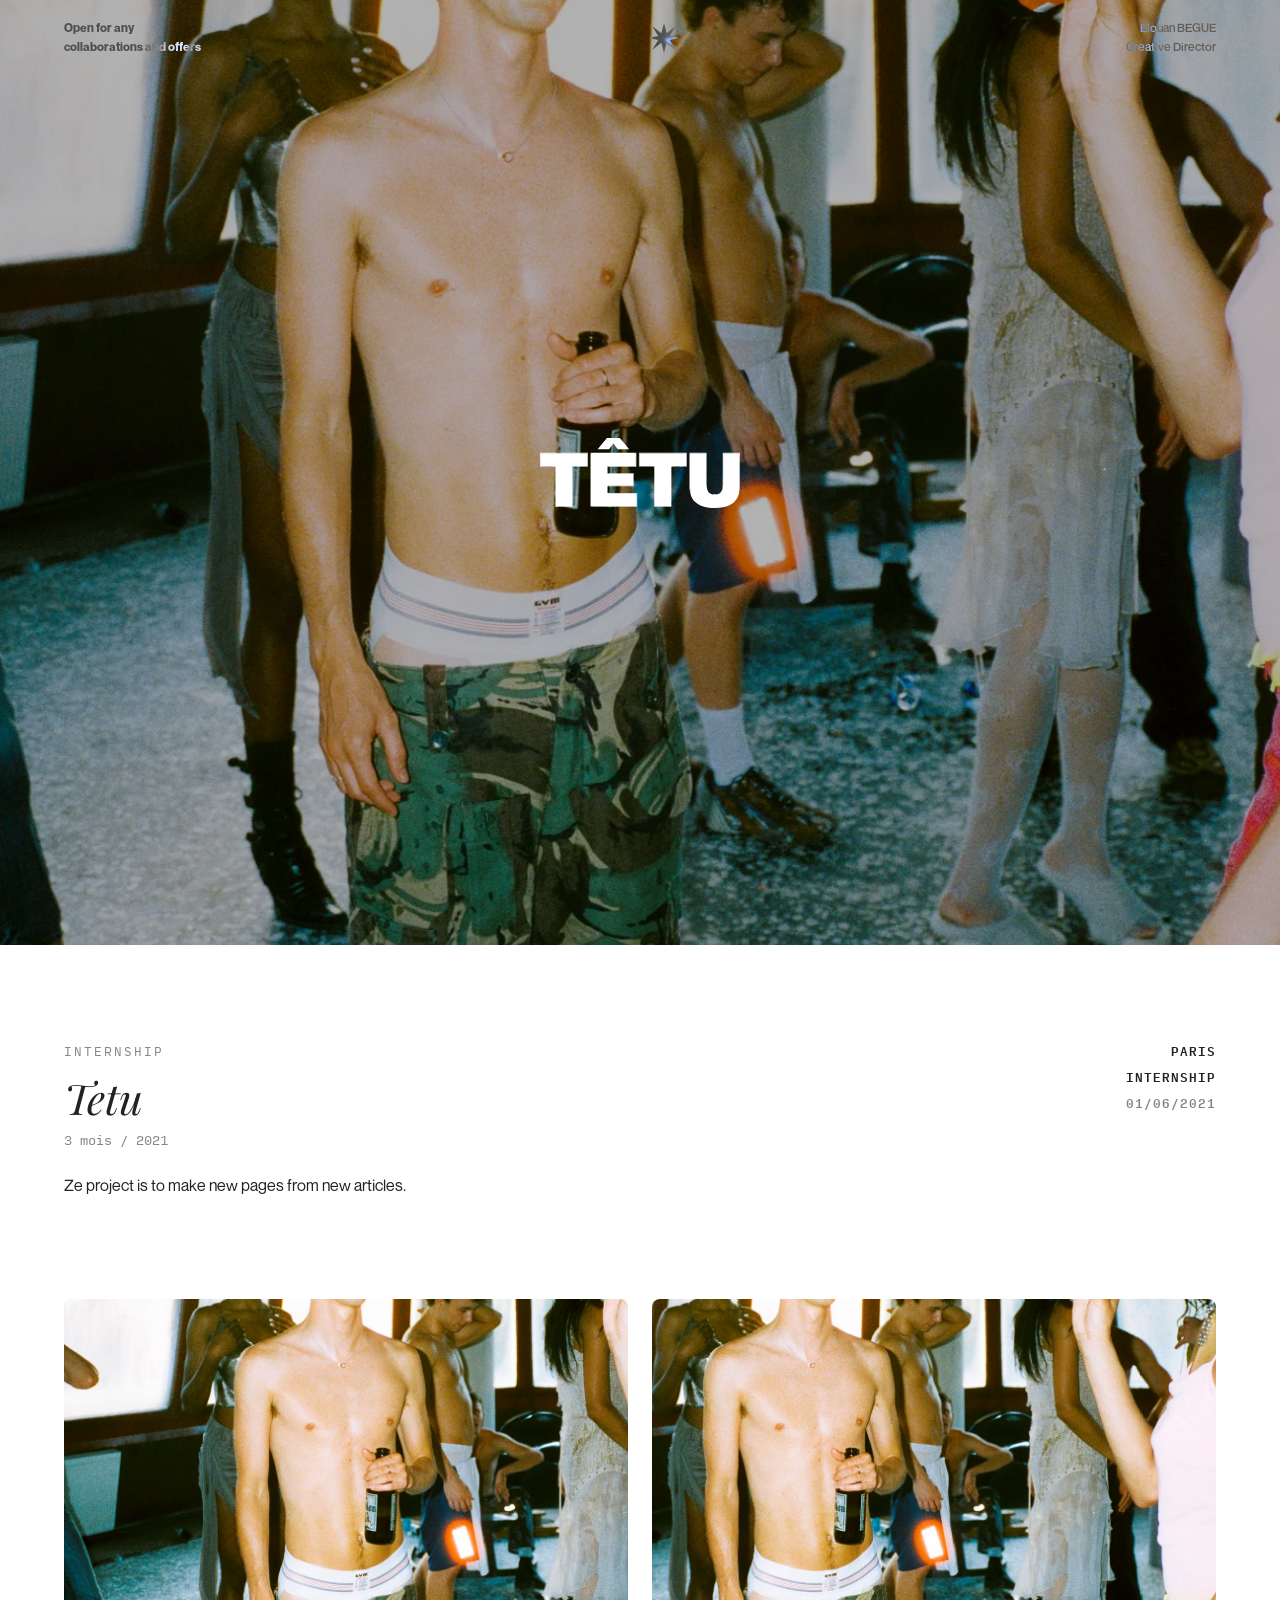
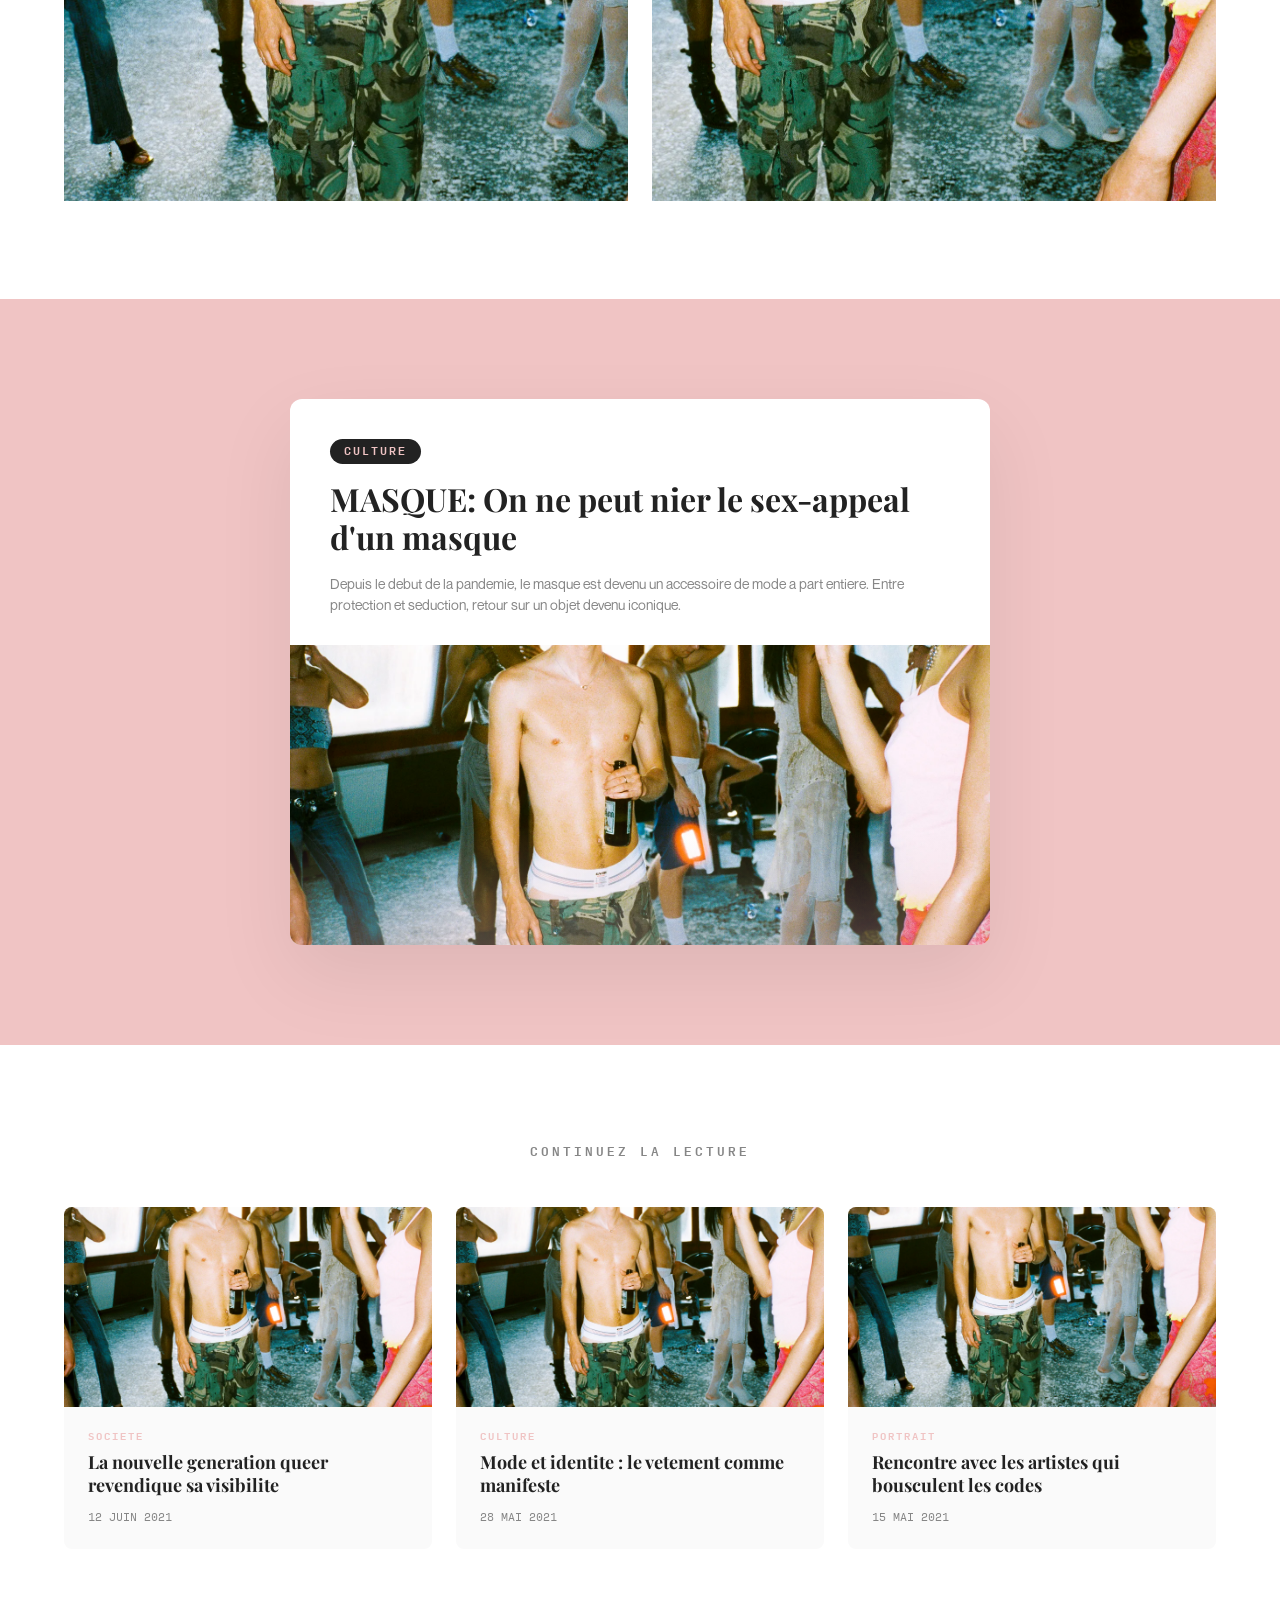
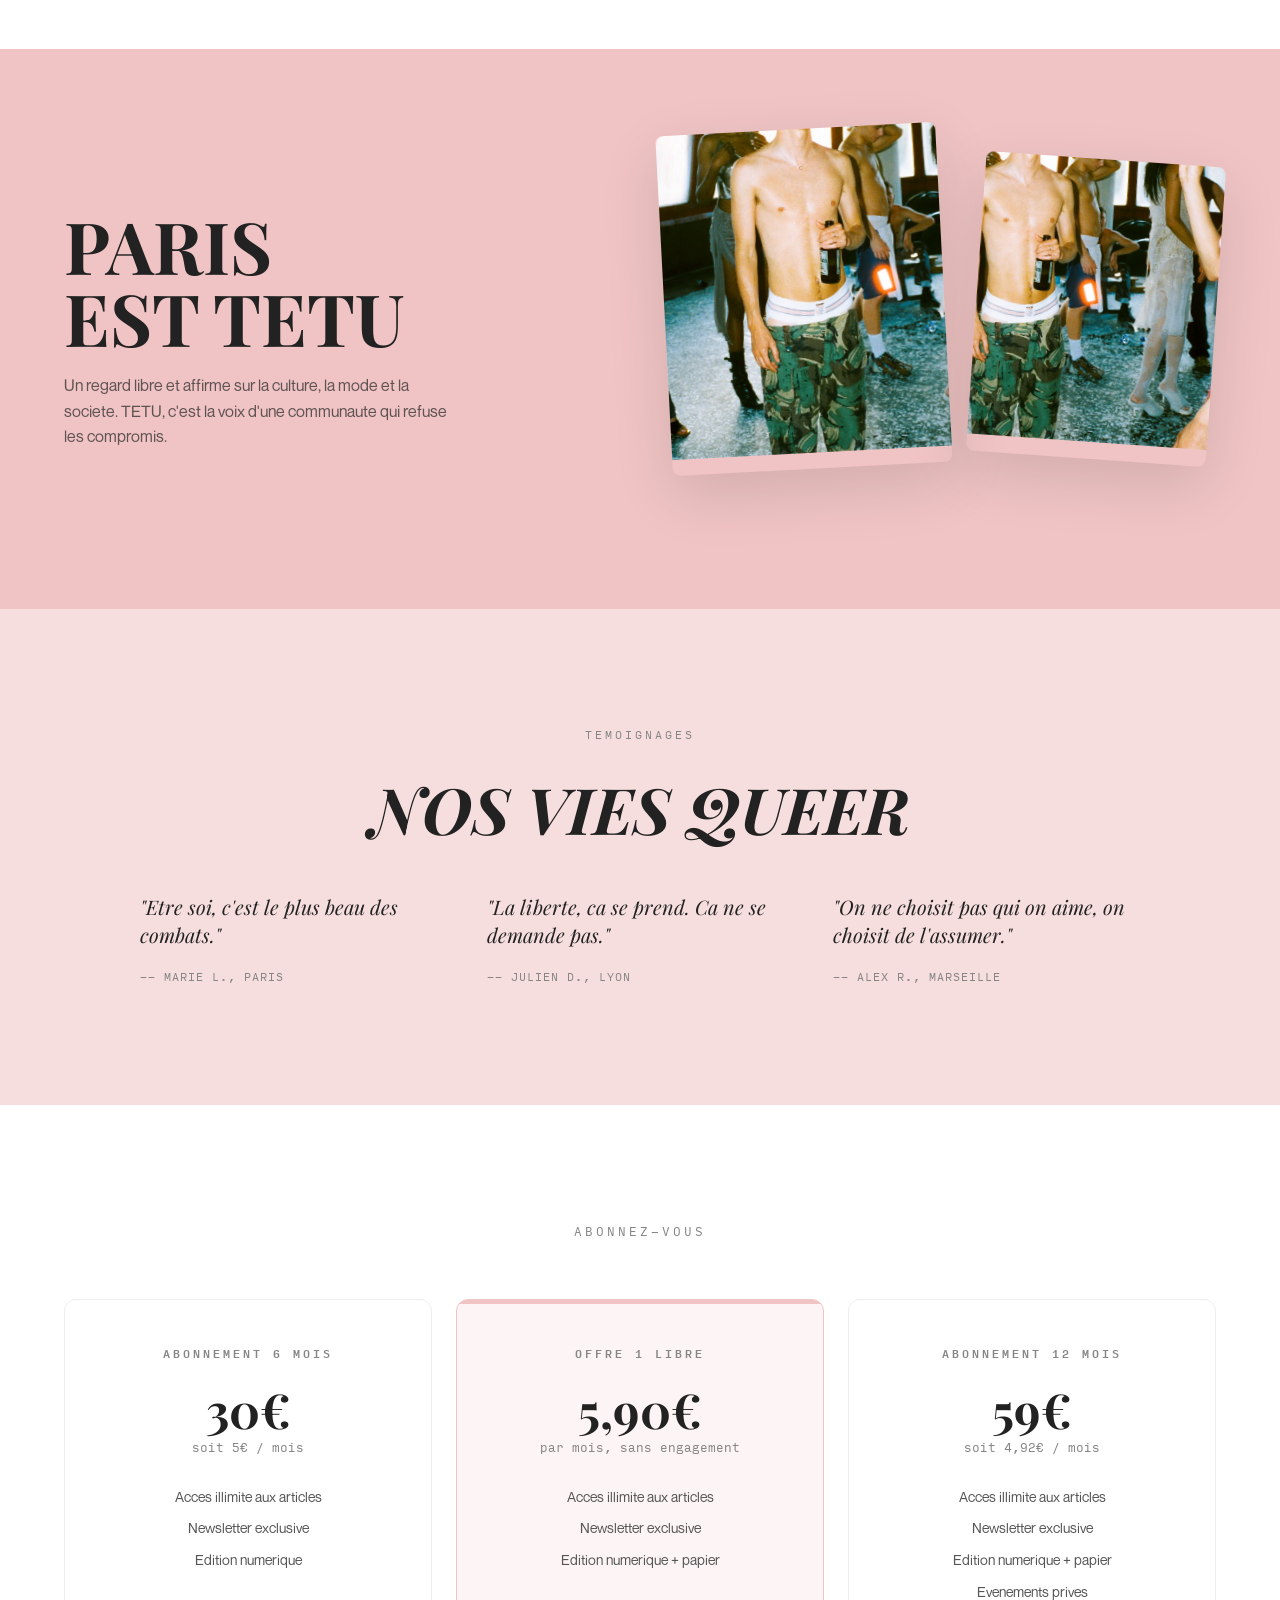
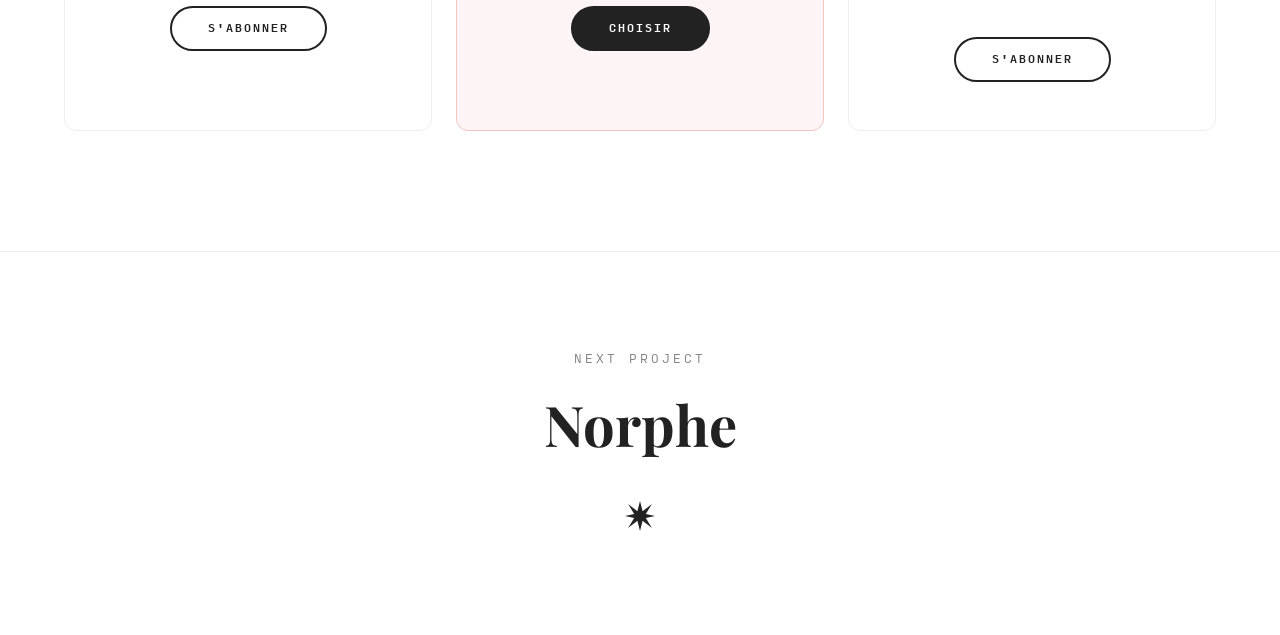
<file: work-tetu.html>
<!DOCTYPE html>
<html lang="en">
<head>
  <meta charset="UTF-8">
  <meta name="viewport" content="width=device-width, initial-scale=1.0">
  <title>TETU — Elouan BEGUE</title>
  <meta name="description" content="TETU magazine case study — Editorial design, art direction, and web design by Elouan BEGUE.">
  <meta property="og:title" content="TETU — Elouan BEGUE">
  <meta property="og:description" content="TETU magazine case study — Editorial design, art direction, and web design by Elouan BEGUE.">
  <meta property="og:type" content="website">
  <meta property="og:url" content="https://elouanbegue.com/work-tetu.html">
  <meta property="og:image" content="https://elouanbegue.com/assets/project-tetu.jpg">
  <link rel="canonical" href="https://elouanbegue.com/work-tetu.html">
  <link rel="icon" href="assets/favicon.svg" type="image/svg+xml">
  <link href="https://fonts.googleapis.com/css2?family=Playfair+Display:ital,wght@0,400;0,700;1,400;1,700&display=swap" rel="stylesheet">
  <link rel="stylesheet" href="styles.css">
  <script type="application/ld+json">
{
  "@context": "https://schema.org",
  "@type": "CreativeWork",
  "name": "TETU",
  "description": "TETU magazine case study — Editorial design, art direction, and web design.",
  "creator": {
    "@type": "Person",
    "name": "Elouan BEGUE"
  },
  "url": "https://elouanbegue.com/work-tetu.html"
}
</script>
  <style>
    /* ====== TETU PROJECT PAGE ====== */

    /* --- HERO --- */
    .tetu-hero {
      position: relative;
      width: 100vw;
      margin-left: calc(-50vw + 50%);
      height: 100vh;
      min-height: 945px;
      overflow: hidden;
      display: flex;
      align-items: center;
      justify-content: center;
    }

    .tetu-hero-image-wrapper {
      position: absolute;
      inset: -60px 0 0 0;
      overflow: hidden;
    }

    .tetu-hero-image {
      width: 100%;
      height: calc(100% + 120px);
      background: url('assets/project-tetu.jpg') center / cover no-repeat;
      transform: scale(1.05);
      animation: heroZoom 1.5s ease-out forwards;
      will-change: transform;
    }

    .tetu-hero-overlay {
      position: absolute;
      inset: 0;
      background: rgba(0, 0, 0, 0.3);
      pointer-events: none;
    }

    .tetu-hero-logo {
      position: relative;
      z-index: 2;
      width: 200px;
      height: auto;
      opacity: 0;
      animation: fadeIn 1s ease 0.4s forwards;
    }

    /* --- BOTTOM MENU BAR --- */
    .tetu-bottom-menu {
      position: fixed;
      bottom: 0;
      left: 0;
      width: 100%;
      z-index: 999;
      background: #363636;
      isolation: isolate;
      transform: translateY(100%);
      opacity: 0;
      transition: transform 0.4s cubic-bezier(0.16, 1, 0.3, 1), opacity 0.3s ease;
    }

    .tetu-bottom-menu.visible {
      transform: translateY(0);
      opacity: 1;
    }

    .tetu-bottom-menu-inner {
      max-width: 1384px;
      margin: 0 auto;
      padding: 15px 64px;
      display: flex;
      justify-content: space-between;
      align-items: center;
    }

    .tetu-menu-left {
      display: flex;
      flex-direction: column;
      gap: 2px;
    }

    .tetu-menu-left span {
      font-family: var(--font-mono);
      font-size: 12px;
      font-weight: 500;
      color: #fff;
      letter-spacing: 1px;
    }

    .tetu-menu-left span:last-child {
      color: #868686;
    }

    .tetu-menu-center {
      display: flex;
      gap: 40px;
    }

    .tetu-menu-center a {
      font-family: var(--font-sans);
      font-size: 12px;
      font-weight: 500;
      color: #868686;
      text-transform: uppercase;
      letter-spacing: 1px;
      transition: color 0.3s ease;
      cursor: pointer;
    }

    .tetu-menu-center a:hover,
    .tetu-menu-center a.active {
      color: #fff;
    }

    .tetu-menu-right a {
      font-family: var(--font-sans);
      font-size: 12px;
      font-weight: 500;
      color: #fff;
      text-transform: uppercase;
      letter-spacing: 1px;
      transition: opacity 0.3s ease;
      cursor: pointer;
    }

    .tetu-menu-right a:hover {
      opacity: 0.7;
    }

    /* --- PROJECT INFO BLOCK --- */
    .tetu-info {
      background: #fff;
      padding: 100px 64px;
      max-width: 1384px;
      margin: 0 auto;
    }

    .tetu-info-inner {
      display: flex;
      justify-content: space-between;
      align-items: flex-start;
      gap: 60px;
    }

    .tetu-info-left {
      flex: 1;
      max-width: 600px;
    }

    .tetu-info-type {
      font-family: var(--font-mono);
      font-size: 12px;
      color: #868686;
      text-transform: uppercase;
      letter-spacing: 2px;
      margin-bottom: 16px;
    }

    .tetu-info-title {
      font-family: 'Playfair Display', serif;
      font-size: 42px;
      font-weight: 400;
      font-style: italic;
      color: #222;
      margin-bottom: 12px;
      line-height: 1.1;
    }

    .tetu-info-duration {
      font-family: var(--font-mono);
      font-size: 13px;
      color: #868686;
      margin-bottom: 24px;
    }

    .tetu-info-desc {
      font-family: var(--font-sans);
      font-size: 16px;
      color: #222;
      line-height: 1.6;
      max-width: 480px;
    }

    .tetu-info-right {
      display: flex;
      flex-direction: column;
      align-items: flex-end;
      gap: 12px;
    }

    .tetu-info-right span {
      font-family: var(--font-mono);
      font-size: 12px;
      font-weight: 500;
      color: #222;
      text-transform: uppercase;
      letter-spacing: 1px;
    }

    .tetu-info-right span.grey {
      color: #868686;
    }

    /* --- CONTENT SECTIONS --- */

    /* Two-column editorial */
    .tetu-editorial {
      max-width: 1384px;
      margin: 0 auto;
      padding: 0 64px 80px;
    }

    .tetu-editorial-grid {
      display: grid;
      grid-template-columns: 1fr 1fr;
      gap: 24px;
      min-height: 520px;
    }

    .tetu-editorial-left {
      border-radius: 8px;
      overflow: hidden;
      position: relative;
    }

    .tetu-editorial-left img {
      width: 100%;
      height: 100%;
      object-fit: cover;
      object-position: left center;
      transition: transform 0.8s cubic-bezier(0.16, 1, 0.3, 1);
    }

    .tetu-editorial-right {
      border-radius: 8px;
      overflow: hidden;
      position: relative;
    }

    .tetu-editorial-right img {
      width: 100%;
      height: 100%;
      object-fit: cover;
      object-position: right top;
      transition: transform 0.8s cubic-bezier(0.16, 1, 0.3, 1);
    }

    .tetu-editorial-left:hover img,
    .tetu-editorial-right:hover img {
      transform: scale(1.03);
    }

    /* Pink magazine mockup section */
    .tetu-pink-mockup {
      background: #f0c4c4;
      padding: 100px 64px;
      overflow: hidden;
    }

    .tetu-pink-mockup-inner {
      max-width: 1384px;
      margin: 0 auto;
      display: flex;
      justify-content: center;
    }

    .tetu-article-card {
      background: #fff;
      border-radius: 12px;
      max-width: 700px;
      width: 100%;
      overflow: hidden;
      box-shadow: 0 30px 80px rgba(0, 0, 0, 0.08);
    }

    .tetu-article-card-header {
      padding: 40px 40px 0;
    }

    .tetu-article-card-tag {
      font-family: var(--font-mono);
      font-size: 11px;
      font-weight: 500;
      color: #f0c4c4;
      text-transform: uppercase;
      letter-spacing: 2px;
      margin-bottom: 16px;
      display: inline-block;
      background: #222;
      padding: 6px 14px;
      border-radius: 20px;
    }

    .tetu-article-card-title {
      font-family: 'Playfair Display', serif;
      font-size: 32px;
      font-weight: 700;
      color: #222;
      line-height: 1.2;
      margin-bottom: 16px;
    }

    .tetu-article-card-sub {
      font-family: var(--font-sans);
      font-size: 14px;
      color: #868686;
      line-height: 1.5;
      padding: 0 40px 30px;
    }

    .tetu-article-card-image {
      width: 100%;
      height: 300px;
      background: url('assets/project-tetu.jpg') center 30% / cover no-repeat;
      position: relative;
    }

    .tetu-article-card-image::after {
      content: '';
      position: absolute;
      inset: 0;
      background: linear-gradient(180deg, transparent 60%, rgba(240, 196, 196, 0.3));
    }

    /* Continue reading section */
    .tetu-reading {
      background: #fff;
      padding: 100px 64px;
    }

    .tetu-reading-inner {
      max-width: 1384px;
      margin: 0 auto;
    }

    .tetu-reading-title {
      font-family: var(--font-mono);
      font-size: 12px;
      font-weight: 500;
      color: #868686;
      text-transform: uppercase;
      letter-spacing: 3px;
      margin-bottom: 48px;
      text-align: center;
    }

    .tetu-reading-grid {
      display: grid;
      grid-template-columns: repeat(3, 1fr);
      gap: 24px;
    }

    .tetu-reading-card {
      border-radius: 8px;
      overflow: hidden;
      background: #fafafa;
      transition: transform 0.4s cubic-bezier(0.16, 1, 0.3, 1), box-shadow 0.4s ease;
      cursor: pointer;
    }

    .tetu-reading-card:hover {
      transform: translateY(-4px);
      box-shadow: 0 20px 60px rgba(0, 0, 0, 0.06);
    }

    .tetu-reading-card-img {
      height: 200px;
      background: url('assets/project-tetu.jpg') center / cover no-repeat;
      position: relative;
    }

    .tetu-reading-card:nth-child(2) .tetu-reading-card-img {
      background-position: left center;
    }

    .tetu-reading-card:nth-child(3) .tetu-reading-card-img {
      background-position: right bottom;
    }

    .tetu-reading-card-body {
      padding: 24px;
    }

    .tetu-reading-card-cat {
      font-family: var(--font-mono);
      font-size: 10px;
      font-weight: 500;
      color: #f0c4c4;
      text-transform: uppercase;
      letter-spacing: 2px;
      margin-bottom: 8px;
    }

    .tetu-reading-card-heading {
      font-family: 'Playfair Display', serif;
      font-size: 18px;
      font-weight: 700;
      color: #222;
      line-height: 1.3;
      margin-bottom: 8px;
    }

    .tetu-reading-card-date {
      font-family: var(--font-mono);
      font-size: 11px;
      color: #868686;
    }

    /* Pink banner - PARIS EST TETU */
    .tetu-paris-banner {
      background: #f0c4c4;
      padding: 80px 64px;
      overflow: hidden;
      position: relative;
    }

    .tetu-paris-banner-inner {
      max-width: 1384px;
      margin: 0 auto;
      display: flex;
      align-items: center;
      gap: 48px;
      min-height: 400px;
    }

    .tetu-paris-text {
      flex: 1;
    }

    .tetu-paris-text h2 {
      font-family: 'Playfair Display', serif;
      font-size: 72px;
      font-weight: 700;
      color: #222;
      line-height: 1;
      margin-bottom: 20px;
    }

    .tetu-paris-text p {
      font-size: 16px;
      color: #222;
      line-height: 1.6;
      max-width: 400px;
      opacity: 0.7;
    }

    .tetu-paris-collage {
      flex: 1;
      position: relative;
      height: 400px;
    }

    .tetu-paris-collage-img {
      position: absolute;
      border-radius: 8px;
      overflow: hidden;
      box-shadow: 0 20px 60px rgba(0, 0, 0, 0.12);
    }

    .tetu-paris-collage-img:nth-child(1) {
      width: 280px;
      height: 340px;
      top: 0;
      left: 0;
      transform: rotate(-3deg);
    }

    .tetu-paris-collage-img:nth-child(2) {
      width: 240px;
      height: 300px;
      top: 30px;
      right: 0;
      transform: rotate(4deg);
    }

    .tetu-paris-collage-img img {
      width: 100%;
      height: 100%;
      object-fit: cover;
    }

    /* NOS VIES QUEER section */
    .tetu-queer {
      background: #f7dede;
      padding: 120px 64px;
      overflow: hidden;
    }

    .tetu-queer-inner {
      max-width: 1384px;
      margin: 0 auto;
      text-align: center;
    }

    .tetu-queer-label {
      font-family: var(--font-mono);
      font-size: 11px;
      color: #868686;
      text-transform: uppercase;
      letter-spacing: 3px;
      margin-bottom: 32px;
    }

    .tetu-queer-title {
      font-family: 'Playfair Display', serif;
      font-size: 64px;
      font-weight: 700;
      font-style: italic;
      color: #222;
      line-height: 1.1;
      margin-bottom: 48px;
    }

    .tetu-queer-quotes {
      display: grid;
      grid-template-columns: repeat(3, 1fr);
      gap: 40px;
      max-width: 1000px;
      margin: 0 auto;
    }

    .tetu-queer-quote {
      text-align: left;
    }

    .tetu-queer-quote-text {
      font-family: 'Playfair Display', serif;
      font-size: 20px;
      font-style: italic;
      color: #222;
      line-height: 1.4;
      margin-bottom: 16px;
    }

    .tetu-queer-quote-author {
      font-family: var(--font-mono);
      font-size: 11px;
      color: #868686;
      text-transform: uppercase;
      letter-spacing: 1px;
    }

    /* Pricing section */
    .tetu-pricing {
      background: #fff;
      padding: 120px 64px;
    }

    .tetu-pricing-inner {
      max-width: 1384px;
      margin: 0 auto;
    }

    .tetu-pricing-label {
      font-family: var(--font-mono);
      font-size: 12px;
      color: #868686;
      text-transform: uppercase;
      letter-spacing: 3px;
      margin-bottom: 60px;
      text-align: center;
    }

    .tetu-pricing-grid {
      display: grid;
      grid-template-columns: repeat(3, 1fr);
      gap: 24px;
    }

    .tetu-pricing-card {
      border: 1px solid #eee;
      border-radius: 12px;
      padding: 48px 36px;
      text-align: center;
      transition: transform 0.5s cubic-bezier(0.16, 1, 0.3, 1), box-shadow 0.5s ease, border-color 0.3s ease;
      cursor: pointer;
      position: relative;
      overflow: hidden;
    }

    .tetu-pricing-card::before {
      content: '';
      position: absolute;
      top: 0;
      left: 0;
      right: 0;
      height: 4px;
      background: #f0c4c4;
      transform: scaleX(0);
      transition: transform 0.5s cubic-bezier(0.16, 1, 0.3, 1);
    }

    .tetu-pricing-card:hover::before {
      transform: scaleX(1);
    }

    .tetu-pricing-card:hover {
      transform: translateY(-6px);
      box-shadow: 0 24px 64px rgba(0, 0, 0, 0.06);
      border-color: #f0c4c4;
    }

    .tetu-pricing-card.featured {
      border-color: #f0c4c4;
      background: #fdf5f5;
    }

    .tetu-pricing-card.featured::before {
      transform: scaleX(1);
    }

    .tetu-pricing-name {
      font-family: var(--font-mono);
      font-size: 11px;
      font-weight: 500;
      color: #868686;
      text-transform: uppercase;
      letter-spacing: 3px;
      margin-bottom: 24px;
    }

    .tetu-pricing-price {
      font-family: 'Playfair Display', serif;
      font-size: 48px;
      font-weight: 700;
      color: #222;
      line-height: 1;
      margin-bottom: 8px;
    }

    .tetu-pricing-period {
      font-family: var(--font-mono);
      font-size: 12px;
      color: #868686;
      margin-bottom: 32px;
    }

    .tetu-pricing-features {
      list-style: none;
      padding: 0;
      margin: 0 0 36px;
      display: flex;
      flex-direction: column;
      gap: 12px;
    }

    .tetu-pricing-features li {
      font-size: 14px;
      color: #555;
      line-height: 1.4;
    }

    .tetu-pricing-btn {
      display: inline-block;
      padding: 14px 36px;
      border: 2px solid #222;
      border-radius: 30px;
      font-family: var(--font-mono);
      font-size: 11px;
      font-weight: 500;
      color: #222;
      text-transform: uppercase;
      letter-spacing: 2px;
      transition: background 0.3s ease, color 0.3s ease;
      cursor: pointer;
    }

    .tetu-pricing-btn:hover {
      background: #222;
      color: #fff;
    }

    .tetu-pricing-card.featured .tetu-pricing-btn {
      background: #222;
      color: #fff;
      border-color: #222;
    }

    .tetu-pricing-card.featured .tetu-pricing-btn:hover {
      background: #f0c4c4;
      color: #222;
      border-color: #f0c4c4;
    }

    /* --- NEXT PROJECT --- */
    .tetu-next {
      padding: 100px 64px;
      text-align: center;
      background: #fff;
      border-top: 1px solid rgba(34, 34, 34, 0.08);
    }

    .tetu-next-label {
      font-family: var(--font-mono);
      font-size: 12px;
      color: #868686;
      text-transform: uppercase;
      letter-spacing: 3px;
      margin-bottom: 20px;
    }

    .tetu-next-name {
      font-family: 'Playfair Display', serif;
      font-size: 56px;
      font-weight: 700;
      color: #222;
      transition: color 0.3s ease;
      display: inline-block;
      cursor: pointer;
    }

    .tetu-next-name:hover {
      color: #f0c4c4;
    }

    .tetu-next-star {
      margin-top: 40px;
    }

    .tetu-next-star svg {
      width: 30px;
      height: 30px;
    }

    /* --- TETU PAGE ANIMATIONS --- */

    /* Scroll reveal */
    .tetu-reveal {
      opacity: 0;
      transform: translateY(60px);
      transition: opacity 0.8s cubic-bezier(0.16, 1, 0.3, 1), transform 0.8s cubic-bezier(0.16, 1, 0.3, 1);
    }

    .tetu-reveal.visible {
      opacity: 1;
      transform: translateY(0);
    }

    /* Slide from left */
    .tetu-slide-left {
      opacity: 0;
      transform: translateX(-80px);
      transition: opacity 0.8s cubic-bezier(0.16, 1, 0.3, 1), transform 0.8s cubic-bezier(0.16, 1, 0.3, 1);
    }

    .tetu-slide-left.visible {
      opacity: 1;
      transform: translateX(0);
    }

    /* Slide from right */
    .tetu-slide-right {
      opacity: 0;
      transform: translateX(80px);
      transition: opacity 0.8s cubic-bezier(0.16, 1, 0.3, 1), transform 0.8s cubic-bezier(0.16, 1, 0.3, 1);
    }

    .tetu-slide-right.visible {
      opacity: 1;
      transform: translateX(0);
    }

    /* Stagger children */
    .tetu-stagger > *:nth-child(1) { transition-delay: 0s; }
    .tetu-stagger > *:nth-child(2) { transition-delay: 0.12s; }
    .tetu-stagger > *:nth-child(3) { transition-delay: 0.24s; }

    /* Pricing card stagger */
    .tetu-pricing-grid .tetu-reveal:nth-child(1) { transition-delay: 0s; }
    .tetu-pricing-grid .tetu-reveal:nth-child(2) { transition-delay: 0.15s; }
    .tetu-pricing-grid .tetu-reveal:nth-child(3) { transition-delay: 0.3s; }

    /* Parallax image containers */
    .tetu-parallax-wrap {
      overflow: hidden;
    }

    .tetu-parallax-img {
      transition: transform 0.1s linear;
      will-change: transform;
    }

    /* --- RESPONSIVE --- */
    @media (max-width: 1024px) {
      .tetu-info {
        padding: 80px 32px;
      }

      .tetu-editorial {
        padding: 0 32px 60px;
      }

      .tetu-pink-mockup,
      .tetu-reading,
      .tetu-paris-banner,
      .tetu-queer,
      .tetu-pricing,
      .tetu-next {
        padding-left: 32px;
        padding-right: 32px;
      }

      .tetu-paris-text h2 {
        font-size: 56px;
      }

      .tetu-queer-title {
        font-size: 48px;
      }

      .tetu-bottom-menu-inner {
        padding: 15px 32px;
      }
    }

    @media (max-width: 768px) {
      body { cursor: auto; }
      .cursor { display: none; }

      .tetu-hero {
        min-height: 600px;
      }

      .tetu-hero-logo {
        width: 140px;
      }

      .tetu-info {
        padding: 60px 20px;
      }

      .tetu-info-inner {
        flex-direction: column;
        gap: 32px;
      }

      .tetu-info-right {
        align-items: flex-start;
      }

      .tetu-editorial {
        padding: 0 20px 40px;
      }

      .tetu-editorial-grid {
        grid-template-columns: 1fr;
        min-height: auto;
      }

      .tetu-editorial-left,
      .tetu-editorial-right {
        height: 300px;
      }

      .tetu-pink-mockup,
      .tetu-reading,
      .tetu-paris-banner,
      .tetu-queer,
      .tetu-pricing,
      .tetu-next {
        padding-left: 20px;
        padding-right: 20px;
      }

      .tetu-reading-grid {
        grid-template-columns: 1fr;
      }

      .tetu-paris-banner-inner {
        flex-direction: column;
        min-height: auto;
      }

      .tetu-paris-text h2 {
        font-size: 40px;
      }

      .tetu-paris-collage {
        width: 100%;
        height: 300px;
      }

      .tetu-queer-title {
        font-size: 36px;
      }

      .tetu-queer-quotes {
        grid-template-columns: 1fr;
        gap: 32px;
      }

      .tetu-pricing-grid {
        grid-template-columns: 1fr;
        max-width: 400px;
        margin: 0 auto;
      }

      .tetu-next-name {
        font-size: 36px;
      }

      .tetu-bottom-menu-inner {
        padding: 15px 20px;
        justify-content: center;
      }

      .tetu-menu-left,
      .tetu-menu-right {
        display: none;
      }

      .tetu-menu-center {
        gap: 16px;
      }

      .tetu-menu-center a,
      .tetu-menu-right a {
        cursor: pointer;
      }

      .tetu-pricing-btn,
      .tetu-reading-card,
      .tetu-pricing-card,
      .tetu-next-name {
        cursor: pointer;
      }
    }

    @media (max-width: 480px) {
      .tetu-info-title {
        font-size: 32px;
      }

      .tetu-article-card-title {
        font-size: 24px;
      }

      .tetu-article-card-header {
        padding: 24px 24px 0;
      }

      .tetu-article-card-sub {
        padding: 0 24px 24px;
      }

      .tetu-paris-text h2 {
        font-size: 32px;
      }

      .tetu-queer-title {
        font-size: 28px;
      }

      .tetu-pricing-price {
        font-size: 36px;
      }

      .tetu-next-name {
        font-size: 28px;
      }
    }
  </style>
</head>
<body>

  <!-- Custom Cursor -->
  <div class="cursor" id="cursor">
    <div class="cursor-dot"></div>
    <div class="cursor-circle"></div>
    <span class="cursor-text">VIEW</span>
  </div>

  <!-- HEADER -->
  <header class="header" id="header" style="mix-blend-mode: difference;">
    <div class="header-inner">
      <a href="mailto:elouanbeguepro@gmail.com" class="header-left" style="cursor: pointer;">
        <span>Open for any</span>
        <span>collaborations and offers</span>
      </a>
      <div class="header-center">
        <a href="index.html">
          <svg class="logo" width="30" height="30" viewBox="0 0 30 30" fill="none" xmlns="http://www.w3.org/2000/svg">
            <path d="M15 0L17.6 10.2L26.9 3.1L20.8 13L30 15L20.8 17L26.9 26.9L17.6 19.8L15 30L12.4 19.8L3.1 26.9L9.2 17L0 15L9.2 13L3.1 3.1L12.4 10.2L15 0Z" fill="white"/>
          </svg>
        </a>
      </div>
      <div class="header-right">
        <span>Elouan BEGUE</span>
        <span>Creative Director</span>
      </div>
    </div>
  </header>

  <!-- HERO -->
  <section class="tetu-hero" id="hero">
    <div class="tetu-hero-image-wrapper">
      <div class="tetu-hero-image"></div>
    </div>
    <div class="tetu-hero-overlay"></div>
    <img src="assets/tetu-logo.svg" alt="TETU" class="tetu-hero-logo" width="200" height="70">
  </section>

  <!-- BOTTOM MENU -->
  <nav class="tetu-bottom-menu" id="tetuMenu">
    <div class="tetu-bottom-menu-inner">
      <div class="tetu-menu-left">
        <span>TETU</span>
        <span>PROJECT : [07]</span>
      </div>
      <div class="tetu-menu-center">
        <a href="index.html">ABOUT</a>
        <a href="work.html" class="active">WORK</a>
        <a href="playground.html">PLAYGROUND</a>
        <a href="contact.html">CONTACT</a>
      </div>
      <div class="tetu-menu-right">
        <a href="https://linktr.ee/elone_design" target="_blank" rel="noopener">FOLLOW ME &#x2197;</a>
      </div>
    </div>
  </nav>

  <!-- PROJECT INFO -->
  <section class="tetu-info tetu-reveal">
    <div class="tetu-info-inner">
      <div class="tetu-info-left">
        <p class="tetu-info-type">INTERNSHIP</p>
        <h1 class="tetu-info-title">Tetu</h1>
        <p class="tetu-info-duration">3 mois / 2021</p>
        <p class="tetu-info-desc">Ze project is to make new pages from new articles.</p>
      </div>
      <div class="tetu-info-right">
        <span>PARIS</span>
        <span>INTERNSHIP</span>
        <span class="grey">01/06/2021</span>
      </div>
    </div>
  </section>

  <!-- EDITORIAL TWO-COLUMN -->
  <section class="tetu-editorial tetu-reveal">
    <div class="tetu-editorial-grid">
      <div class="tetu-editorial-left tetu-parallax-wrap tetu-slide-left">
        <img src="assets/project-tetu.jpg" alt="TETU editorial" class="tetu-parallax-img" loading="lazy" width="680" height="520" style="object-position: 20% center;">
      </div>
      <div class="tetu-editorial-right tetu-parallax-wrap tetu-slide-right">
        <img src="assets/project-tetu.jpg" alt="TETU article screenshots" class="tetu-parallax-img" loading="lazy" width="680" height="520" style="object-position: 80% 20%;">
      </div>
    </div>
  </section>

  <!-- PINK MOCKUP SECTION -->
  <section class="tetu-pink-mockup tetu-slide-left">
    <div class="tetu-pink-mockup-inner">
      <div class="tetu-article-card tetu-reveal">
        <div class="tetu-article-card-header">
          <span class="tetu-article-card-tag">CULTURE</span>
          <h2 class="tetu-article-card-title">MASQUE: On ne peut nier le sex-appeal d'un masque</h2>
        </div>
        <p class="tetu-article-card-sub">Depuis le debut de la pandemie, le masque est devenu un accessoire de mode a part entiere. Entre protection et seduction, retour sur un objet devenu iconique.</p>
        <div class="tetu-article-card-image"></div>
      </div>
    </div>
  </section>

  <!-- CONTINUE READING -->
  <section class="tetu-reading tetu-reveal">
    <div class="tetu-reading-inner">
      <h3 class="tetu-reading-title">CONTINUEZ LA LECTURE</h3>
      <div class="tetu-reading-grid tetu-stagger">
        <div class="tetu-reading-card tetu-reveal">
          <div class="tetu-reading-card-img"></div>
          <div class="tetu-reading-card-body">
            <p class="tetu-reading-card-cat">SOCIETE</p>
            <h4 class="tetu-reading-card-heading">La nouvelle generation queer revendique sa visibilite</h4>
            <span class="tetu-reading-card-date">12 JUIN 2021</span>
          </div>
        </div>
        <div class="tetu-reading-card tetu-reveal">
          <div class="tetu-reading-card-img"></div>
          <div class="tetu-reading-card-body">
            <p class="tetu-reading-card-cat">CULTURE</p>
            <h4 class="tetu-reading-card-heading">Mode et identite : le vetement comme manifeste</h4>
            <span class="tetu-reading-card-date">28 MAI 2021</span>
          </div>
        </div>
        <div class="tetu-reading-card tetu-reveal">
          <div class="tetu-reading-card-img"></div>
          <div class="tetu-reading-card-body">
            <p class="tetu-reading-card-cat">PORTRAIT</p>
            <h4 class="tetu-reading-card-heading">Rencontre avec les artistes qui bousculent les codes</h4>
            <span class="tetu-reading-card-date">15 MAI 2021</span>
          </div>
        </div>
      </div>
    </div>
  </section>

  <!-- PARIS EST TETU BANNER -->
  <section class="tetu-paris-banner tetu-slide-right">
    <div class="tetu-paris-banner-inner">
      <div class="tetu-paris-text tetu-slide-left">
        <h2>PARIS<br>EST TETU</h2>
        <p>Un regard libre et affirme sur la culture, la mode et la societe. TETU, c'est la voix d'une communaute qui refuse les compromis.</p>
      </div>
      <div class="tetu-paris-collage">
        <div class="tetu-paris-collage-img tetu-parallax-wrap">
          <img src="assets/project-tetu.jpg" alt="TETU collage 1" class="tetu-parallax-img" loading="lazy" width="280" height="340" style="object-position: 30% center;">
        </div>
        <div class="tetu-paris-collage-img tetu-parallax-wrap">
          <img src="assets/project-tetu.jpg" alt="TETU collage 2" class="tetu-parallax-img" loading="lazy" width="240" height="300" style="object-position: 70% 40%;">
        </div>
      </div>
    </div>
  </section>

  <!-- NOS VIES QUEER -->
  <section class="tetu-queer tetu-reveal">
    <div class="tetu-queer-inner">
      <p class="tetu-queer-label">TEMOIGNAGES</p>
      <h2 class="tetu-queer-title">NOS VIES QUEER</h2>
      <div class="tetu-queer-quotes tetu-stagger">
        <div class="tetu-queer-quote tetu-reveal">
          <p class="tetu-queer-quote-text">"Etre soi, c'est le plus beau des combats."</p>
          <span class="tetu-queer-quote-author">-- MARIE L., PARIS</span>
        </div>
        <div class="tetu-queer-quote tetu-reveal">
          <p class="tetu-queer-quote-text">"La liberte, ca se prend. Ca ne se demande pas."</p>
          <span class="tetu-queer-quote-author">-- JULIEN D., LYON</span>
        </div>
        <div class="tetu-queer-quote tetu-reveal">
          <p class="tetu-queer-quote-text">"On ne choisit pas qui on aime, on choisit de l'assumer."</p>
          <span class="tetu-queer-quote-author">-- ALEX R., MARSEILLE</span>
        </div>
      </div>
    </div>
  </section>

  <!-- PRICING -->
  <section class="tetu-pricing tetu-reveal">
    <div class="tetu-pricing-inner">
      <p class="tetu-pricing-label">ABONNEZ-VOUS</p>
      <div class="tetu-pricing-grid">
        <div class="tetu-pricing-card tetu-reveal">
          <p class="tetu-pricing-name">ABONNEMENT 6 MOIS</p>
          <p class="tetu-pricing-price">30&euro;</p>
          <p class="tetu-pricing-period">soit 5&euro; / mois</p>
          <ul class="tetu-pricing-features">
            <li>Acces illimite aux articles</li>
            <li>Newsletter exclusive</li>
            <li>Edition numerique</li>
          </ul>
          <a href="#" class="tetu-pricing-btn">S'ABONNER</a>
        </div>
        <div class="tetu-pricing-card featured tetu-reveal">
          <p class="tetu-pricing-name">OFFRE 1 LIBRE</p>
          <p class="tetu-pricing-price">5,90&euro;</p>
          <p class="tetu-pricing-period">par mois, sans engagement</p>
          <ul class="tetu-pricing-features">
            <li>Acces illimite aux articles</li>
            <li>Newsletter exclusive</li>
            <li>Edition numerique + papier</li>
          </ul>
          <a href="#" class="tetu-pricing-btn">CHOISIR</a>
        </div>
        <div class="tetu-pricing-card tetu-reveal">
          <p class="tetu-pricing-name">ABONNEMENT 12 MOIS</p>
          <p class="tetu-pricing-price">59&euro;</p>
          <p class="tetu-pricing-period">soit 4,92&euro; / mois</p>
          <ul class="tetu-pricing-features">
            <li>Acces illimite aux articles</li>
            <li>Newsletter exclusive</li>
            <li>Edition numerique + papier</li>
            <li>Evenements prives</li>
          </ul>
          <a href="#" class="tetu-pricing-btn">S'ABONNER</a>
        </div>
      </div>
    </div>
  </section>

  <!-- NEXT PROJECT -->
  <section class="tetu-next tetu-reveal">
    <p class="tetu-next-label">NEXT PROJECT</p>
    <a href="work-norphe.html" class="tetu-next-name">Norphe</a>
    <div class="tetu-next-star">
      <svg width="30" height="30" viewBox="0 0 30 30" fill="none" xmlns="http://www.w3.org/2000/svg">
        <path d="M15 0L17.6 10.2L26.9 3.1L20.8 13L30 15L20.8 17L26.9 26.9L17.6 19.8L15 30L12.4 19.8L3.1 26.9L9.2 17L0 15L9.2 13L3.1 3.1L12.4 10.2L15 0Z" fill="#222222"/>
      </svg>
    </div>
  </section>

  <script>
    document.body.style.opacity = '0';
    document.body.style.transition = 'opacity 0.4s ease';
    requestAnimationFrame(() => { document.body.style.opacity = '1'; });

    /* ====== TETU PAGE SCRIPTS ====== */

    // --- Custom Cursor ---
    const cursor = document.getElementById('cursor');
    let cursorX = 0, cursorY = 0;
    let currentX = 0, currentY = 0;

    document.addEventListener('mousemove', (e) => {
      cursorX = e.clientX;
      cursorY = e.clientY;
    });

    function animateCursor() {
      const ease = 0.15;
      currentX += (cursorX - currentX) * ease;
      currentY += (cursorY - currentY) * ease;
      cursor.style.transform = `translate(${currentX}px, ${currentY}px)`;
      requestAnimationFrame(animateCursor);
    }
    animateCursor();

    // Cursor hover on interactive elements
    const hoverTargets = document.querySelectorAll('a, .tetu-reading-card, .tetu-pricing-card');
    hoverTargets.forEach(el => {
      el.addEventListener('mouseenter', () => document.body.classList.add('cursor-hover'));
      el.addEventListener('mouseleave', () => document.body.classList.remove('cursor-hover'));
    });

    // --- Bottom Menu Visibility ---
    const tetuMenu = document.getElementById('tetuMenu');
    const hero = document.getElementById('hero');

    function checkMenuVisibility() {
      const heroBottom = hero.getBoundingClientRect().bottom;
      if (heroBottom < 0) {
        tetuMenu.classList.add('visible');
      } else {
        tetuMenu.classList.remove('visible');
      }
    }

    window.addEventListener('scroll', checkMenuVisibility, { passive: true });
    checkMenuVisibility();

    // --- Header scroll state ---
    const header = document.getElementById('header');
    window.addEventListener('scroll', () => {
      if (window.scrollY > 100) {
        header.classList.add('scrolled');
      } else {
        header.classList.remove('scrolled');
      }
    }, { passive: true });

    // --- Scroll Reveal ---
    const revealElements = document.querySelectorAll('.tetu-reveal, .tetu-slide-left, .tetu-slide-right');

    function checkReveal() {
      const windowHeight = window.innerHeight;
      revealElements.forEach(el => {
        const rect = el.getBoundingClientRect();
        const triggerPoint = windowHeight * 0.88;
        if (rect.top < triggerPoint) {
          el.classList.add('visible');
        }
      });
    }

    window.addEventListener('scroll', checkReveal, { passive: true });
    window.addEventListener('load', checkReveal);
    checkReveal();

    // --- Parallax ---
    const parallaxImages = document.querySelectorAll('.tetu-parallax-img');

    function updateParallax() {
      parallaxImages.forEach(img => {
        const wrap = img.closest('.tetu-parallax-wrap');
        if (!wrap) return;
        const rect = wrap.getBoundingClientRect();
        const windowHeight = window.innerHeight;
        if (rect.bottom < 0 || rect.top > windowHeight) return;
        const progress = (rect.top + rect.height / 2) / windowHeight;
        const offset = (progress - 0.5) * 40;
        img.style.transform = `translateY(${offset}px) scale(1.05)`;
      });
    }

    window.addEventListener('scroll', updateParallax, { passive: true });
    updateParallax();
  </script>
</body>
</html>
</file>
<file: styles.css>
/* ============================================
   ELOUAN BEGUE — Creative Director Portfolio
   ============================================ */

/* --- FONTS --- */
@font-face {
  font-family: 'Neue Montreal';
  src: url('assets/fonts/NeueMontreal-Regular.woff2') format('woff2'),
       url('assets/fonts/NeueMontreal-Regular.otf') format('opentype');
  font-weight: 400;
  font-style: normal;
  font-display: swap;
}
@font-face {
  font-family: 'Neue Montreal';
  src: url('assets/fonts/NeueMontreal-Medium.woff2') format('woff2'),
       url('assets/fonts/NeueMontreal-Medium.otf') format('opentype');
  font-weight: 500;
  font-style: normal;
  font-display: swap;
}
@font-face {
  font-family: 'Neue Montreal';
  src: url('assets/fonts/NeueMontreal-Bold.woff2') format('woff2'),
       url('assets/fonts/NeueMontreal-Bold.otf') format('opentype');
  font-weight: 700;
  font-style: normal;
  font-display: swap;
}
@font-face {
  font-family: 'Neue Montreal';
  src: url('assets/fonts/NeueMontreal-Italic.woff2') format('woff2'),
       url('assets/fonts/NeueMontreal-Italic.otf') format('opentype');
  font-weight: 400;
  font-style: italic;
  font-display: swap;
}
@font-face {
  font-family: 'Neue Montreal';
  src: url('assets/fonts/NeueMontreal-MediumItalic.woff2') format('woff2'),
       url('assets/fonts/NeueMontreal-MediumItalic.otf') format('opentype');
  font-weight: 500;
  font-style: italic;
  font-display: swap;
}
@font-face {
  font-family: 'Input Mono';
  src: url('assets/fonts/InputMono-Regular.woff2') format('woff2'),
       url('assets/fonts/InputMono-Regular.ttf') format('truetype');
  font-weight: 400;
  font-style: normal;
  font-display: swap;
}
@font-face {
  font-family: 'Input Mono';
  src: url('assets/fonts/InputMono-Medium.woff2') format('woff2'),
       url('assets/fonts/InputMono-Medium.ttf') format('truetype');
  font-weight: 500;
  font-style: normal;
  font-display: swap;
}

/* --- RESET & BASE --- */
*, *::before, *::after {
  margin: 0;
  padding: 0;
  box-sizing: border-box;
}

:root {
  --white: #ffffff;
  --black: #222222;
  --grey: #868686;
  --dark: #363636;
  --card-dark: #161616;
  --max-width: 1384px;
  --side-padding: 64px;
  --gap: 24px;
  --radius: 8px;
  --card-height: 520px;
  --font-sans: 'Neue Montreal', 'Inter', -apple-system, BlinkMacSystemFont, 'Segoe UI', sans-serif;
  --font-mono: 'Input Mono', 'JetBrains Mono', 'SF Mono', 'Fira Code', monospace;
}

html {
  scroll-behavior: smooth;
  -webkit-font-smoothing: antialiased;
  -moz-osx-font-smoothing: grayscale;
}

body {
  font-family: var(--font-sans);
  background: var(--white);
  color: var(--black);
  overflow-x: hidden;
}

a {
  text-decoration: none;
  color: inherit;
}

img {
  display: block;
  max-width: 100%;
}

/* --- CUSTOM CURSOR (disabled — using default cursor) --- */
.cursor {
  display: none;
}

/* --- HEADER --- */
.header {
  position: fixed;
  top: 0;
  left: 0;
  width: 100%;
  z-index: 1000;
  padding: 20px var(--side-padding);
  transition: transform 0.4s cubic-bezier(0.16, 1, 0.3, 1), opacity 0.3s ease;
  opacity: 0;
  animation: fadeIn 0.8s ease 0.5s forwards;
  mix-blend-mode: difference;
}

.header.hidden {
  transform: translateY(-100%);
  opacity: 0;
  pointer-events: none;
}

.header-inner {
  max-width: var(--max-width);
  margin: 0 auto;
  display: flex;
  justify-content: space-between;
  align-items: center;
}

.header-left {
  display: flex;
  flex-direction: column;
  gap: 2px;
  cursor: pointer;
}

.header-left span,
.header-right span {
  font-size: 12px;
  color: var(--white);
  line-height: 1.4;
}

.header-left span {
  font-weight: 700;
}

.header-right {
  display: flex;
  flex-direction: column;
  align-items: flex-end;
  gap: 2px;
}

.header-right span {
  font-weight: 500;
}

.header-center .logo {
  display: block;
}

/* --- HERO --- */
.hero {
  position: relative;
  width: 100%;
  height: 100vh;
  min-height: 945px;
  overflow: hidden;
}

.hero-image-wrapper {
  position: absolute;
  inset: 0;
  overflow: hidden;
}

.hero-image {
  position: absolute;
  inset: 0;
  width: 100%;
  height: 140%;
  background-size: cover;
  background-position: center center;
  will-change: transform;
}

.hero-overlay {
  position: absolute;
  inset: 0;
  background:
    linear-gradient(180deg, transparent 72%, rgba(0, 0, 0, 0.5) 97%),
    linear-gradient(90deg, rgba(0, 0, 0, 0.2), rgba(0, 0, 0, 0.2));
  pointer-events: none;
}

.hero-content {
  position: absolute;
  left: var(--side-padding);
  bottom: 100px;
  z-index: 2;
}

.hero-text {
  font-size: 24px;
  font-weight: 500;
  color: var(--white);
  max-width: 687px;
  line-height: 1.2;
  opacity: 0;
  transform: translateY(30px);
  animation: slideUp 1s ease-out 0.3s forwards;
}

/* --- STICKY MENU --- */
.sticky-menu {
  position: fixed;
  bottom: 0;
  left: 0;
  width: 100%;
  z-index: 999;
  background: var(--dark);
  transform: translateY(0);
  opacity: 1;
  transition: transform 0.4s cubic-bezier(0.16, 1, 0.3, 1), opacity 0.3s ease;
  isolation: isolate;
}

.sticky-menu a,
.sticky-menu .menu-link {
  cursor: pointer !important;
}

.sticky-menu-inner {
  max-width: var(--max-width);
  margin: 0 auto;
  padding: 15px var(--side-padding);
  display: flex;
  justify-content: space-between;
  align-items: center;
}

.menu-label {
  font-family: var(--font-sans);
  font-size: 12px;
  font-weight: 500;
  color: var(--white);
  text-transform: uppercase;
  letter-spacing: 1px;
}

.menu-links {
  display: flex;
  gap: 40px;
}

.menu-link {
  font-family: var(--font-sans);
  font-size: 12px;
  font-weight: 500;
  color: var(--grey);
  text-transform: uppercase;
  letter-spacing: 1px;
  transition: color 0.3s ease;
  cursor: pointer;
}

.menu-link.active {
  color: var(--white);
}

.menu-link:hover {
  color: var(--white);
}

.menu-link:focus-visible,
.card-hover:focus-visible {
  outline: 2px solid var(--white);
  outline-offset: 2px;
}

.menu-follow {
  font-family: var(--font-sans);
  font-size: 12px;
  font-weight: 500;
  color: var(--white);
  text-transform: uppercase;
  letter-spacing: 1px;
  transition: opacity 0.3s ease;
  cursor: pointer;
}

.menu-follow:hover {
  opacity: 0.7;
}

/* --- PROJECTS --- */
.projects {
  max-width: var(--max-width);
  margin: 0 auto;
  padding: var(--gap) var(--side-padding);
  display: flex;
  flex-direction: column;
  gap: var(--gap);
}

.project-row {
  width: 100%;
}

.project-row.two-col {
  display: grid;
  grid-template-columns: 1fr 1fr;
  gap: var(--gap);
}

.project-col {
  display: flex;
  flex-direction: column;
}

.project-card {
  position: relative;
  width: 100%;
  height: var(--card-height);
  border-radius: var(--radius);
  overflow: hidden;
  cursor: pointer;
}

.project-card.full-width {
  width: 100%;
}

.project-img {
  position: absolute;
  inset: 0;
  width: 100%;
  height: 100%;
  object-fit: cover;
  transition: transform 0.6s cubic-bezier(0.16, 1, 0.3, 1), filter 0.6s ease;
  will-change: transform;
}

.card-overlay {
  position: absolute;
  inset: 0;
  background: rgba(0, 0, 0, 0.15);
  transition: background 0.6s ease;
  pointer-events: none;
}

.card-overlay.dark-overlay {
  background: rgba(0, 0, 0, 0.4);
}

.card-overlay.gradient-overlay {
  background: linear-gradient(180deg, transparent 40%, rgba(0, 0, 0, 0.5) 100%);
}

.project-card:hover .project-img {
  transform: scale(1.03);
  filter: brightness(1.05);
}

.project-card:hover .card-overlay {
  background: rgba(0, 0, 0, 0.08);
}

.project-card:hover .card-overlay.dark-overlay {
  background: rgba(0, 0, 0, 0.3);
}

.allowa-logo {
  position: absolute;
  top: 50%;
  left: 50%;
  transform: translate(-50%, -50%);
  z-index: 3;
}

/* Fanzine card */
.fanzine-card {
  background: #efefef;
  display: flex;
  flex-direction: column;
  justify-content: space-between;
  align-items: center;
  padding: 30px;
}

.fanzine-bg {
  position: absolute;
  inset: 0;
  background: #efefef;
}

.fanzine-float {
  position: relative;
  z-index: 2;
  max-height: 45%;
  object-fit: contain;
  align-self: flex-end;
  margin-top: 20px;
  transition: transform 0.6s cubic-bezier(0.16, 1, 0.3, 1);
}

.fanzine-bottom {
  position: relative;
  z-index: 2;
  max-height: 50%;
  object-fit: contain;
  align-self: flex-start;
  transition: transform 0.6s cubic-bezier(0.16, 1, 0.3, 1);
}

.fanzine-card:hover .fanzine-float {
  transform: translateY(-5px);
}

.fanzine-card:hover .fanzine-bottom {
  transform: translateY(5px);
}

/* TETU logo */
.tetu-logo {
  position: absolute;
  top: 50%;
  left: 50%;
  transform: translate(-50%, -50%);
  z-index: 3;
}

.sandwich-logo {
  position: relative;
  z-index: 2;
}

/* --- PROJECT LABELS --- */
.project-label {
  display: flex;
  justify-content: space-between;
  align-items: flex-start;
  padding-top: 14px;
  padding-bottom: 10px;
}

.label-left {
  display: flex;
  flex-direction: column;
  gap: 4px;
}

.label-name {
  font-family: var(--font-mono);
  font-size: 12px;
  font-weight: 500;
  color: var(--black);
  text-transform: uppercase;
  letter-spacing: 0.5px;
}

.label-sub {
  font-family: var(--font-mono);
  font-size: 12px;
  font-weight: 400;
  color: var(--grey);
}

.label-right {
  display: flex;
  flex-direction: column;
  align-items: flex-end;
  gap: 3px;
}

.label-right span {
  font-family: var(--font-mono);
  font-size: 12px;
  font-weight: 500;
  color: var(--black);
  text-transform: uppercase;
  letter-spacing: 0.5px;
}

/* --- ABOUT BLOCK --- */
.about-block {
  display: flex;
  justify-content: center;
  padding: 40px 0;
}

.about-text {
  font-size: 26px;
  font-weight: 500;
  color: var(--black);
  max-width: 687px;
  line-height: 1.2;
  text-align: left;
}

/* --- SKILLS --- */
.skills-section {
  max-width: var(--max-width);
  margin: 0 auto;
  padding: 80px var(--side-padding);
}

.skills-text {
  font-size: 16px;
  font-weight: 500;
  color: var(--black);
  text-align: center;
  line-height: 1.3;
}

/* --- FOOTER --- */
.footer {
  max-width: var(--max-width);
  margin: 0 auto;
  padding: 60px var(--side-padding) 40px;
  border-top: 1px solid rgba(34, 34, 34, 0.1);
}

.footer-inner {
  display: grid;
  grid-template-columns: 1fr auto 1fr;
  align-items: start;
  gap: 40px;
}

.footer-left {
  display: flex;
  flex-direction: column;
  gap: 24px;
}

.footer-contact {
  display: flex;
  flex-direction: column;
  gap: 4px;
}

.footer-link {
  font-family: var(--font-mono);
  font-size: 12px;
  font-weight: 500;
  color: var(--black);
  text-transform: uppercase;
  letter-spacing: 0.5px;
  position: relative;
  display: inline-block;
  cursor: pointer;
}

.footer-link::after {
  content: '';
  position: absolute;
  bottom: -2px;
  left: 0;
  width: 0;
  height: 1px;
  background: var(--black);
  transition: width 0.4s cubic-bezier(0.16, 1, 0.3, 1);
}

.footer-link:hover::after {
  width: 100%;
}

.footer-location span,
.footer-credits span {
  font-family: var(--font-mono);
  font-size: 12px;
  font-weight: 400;
  color: var(--grey);
  display: block;
  line-height: 1.6;
}

.footer-center {
  display: flex;
  align-items: flex-start;
  justify-content: center;
  padding-top: 4px;
}

.footer-right {
  display: flex;
  flex-direction: column;
  align-items: flex-end;
  gap: 8px;
}

.footer-social-link {
  font-family: var(--font-mono);
  font-size: 12px;
  font-weight: 500;
  color: var(--black);
  text-transform: uppercase;
  letter-spacing: 0.5px;
  position: relative;
  cursor: pointer;
}

.footer-social-link::after {
  content: '';
  position: absolute;
  bottom: -2px;
  left: 0;
  width: 0;
  height: 1px;
  background: var(--black);
  transition: width 0.4s cubic-bezier(0.16, 1, 0.3, 1);
}

.footer-social-link:hover::after {
  width: 100%;
}

/* --- ANIMATIONS --- */

/* Keyframes */
@keyframes heroZoom {
  from { transform: scale(1.0); }
  to   { transform: scale(1.03); }
}

@keyframes fadeIn {
  from { opacity: 0; }
  to   { opacity: 1; }
}

@keyframes slideUp {
  from {
    opacity: 0;
    transform: translateY(30px);
  }
  to {
    opacity: 1;
    transform: translateY(0);
  }
}

/* Reveal animation base states */
.reveal {
  opacity: 0;
  transform: translateY(60px);
  transition: opacity 0.8s cubic-bezier(0.16, 1, 0.3, 1), transform 0.8s cubic-bezier(0.16, 1, 0.3, 1);
}

.reveal.visible {
  opacity: 1;
  transform: translateY(0);
}

/* Stagger for two-col children */
.two-col .project-col:nth-child(2) {
  transition-delay: 0.1s;
}

.reveal.two-col .project-col {
  opacity: 0;
  transform: translateY(60px);
  transition: opacity 0.8s cubic-bezier(0.16, 1, 0.3, 1), transform 0.8s cubic-bezier(0.16, 1, 0.3, 1);
}

.reveal.two-col.visible .project-col {
  opacity: 1;
  transform: translateY(0);
}

.reveal.two-col.visible .project-col:nth-child(2) {
  transition-delay: 0.1s;
}

/* Label reveal */
.reveal-label {
  opacity: 0;
  transform: translateY(10px);
  transition: opacity 0.5s ease 0.2s, transform 0.5s ease 0.2s;
}

.reveal.visible .reveal-label,
.visible .reveal-label {
  opacity: 1;
  transform: translateY(0);
}

/* About text word reveal */
.about-text .word {
  display: inline-block;
  opacity: 0;
  transform: translateY(12px);
  transition: opacity 0.4s ease, transform 0.4s ease;
}

.about-block.visible .about-text .word {
  opacity: 1;
  transform: translateY(0);
}

/* Skills section */
.skills-section.reveal {
  transform: translateY(40px) scale(0.98);
}

.skills-section.reveal.visible {
  transform: translateY(0) scale(1);
}

/* --- RESPONSIVE --- */
@media (max-width: 1024px) {
  :root {
    --side-padding: 32px;
    --card-height: 400px;
  }

  .hero-text {
    font-size: 20px;
    max-width: 500px;
  }

  .about-text {
    font-size: 22px;
  }

  .menu-links {
    gap: 24px;
  }
}

@media (max-width: 768px) {
  :root {
    --side-padding: 20px;
    --card-height: 320px;
  }

  body {
    cursor: auto;
  }

  .cursor {
    display: none;
  }

  .header {
    padding: 16px var(--side-padding);
  }

  .header-left,
  .header-right {
    display: none;
  }

  .hero {
    min-height: 600px;
  }

  .hero-text {
    font-size: 18px;
    max-width: 90%;
  }

  .hero-content {
    left: var(--side-padding);
    bottom: 60px;
  }

  .project-row.two-col {
    grid-template-columns: 1fr;
  }

  .menu-links {
    gap: 16px;
  }

  .menu-label,
  .menu-follow {
    display: none;
  }

  .sticky-menu-inner {
    justify-content: center;
  }

  .about-text {
    font-size: 20px;
  }

  .skills-text {
    font-size: 14px;
  }

  .footer-inner {
    grid-template-columns: 1fr;
    gap: 30px;
  }

  .footer-center {
    order: -1;
  }

  .footer-right {
    align-items: flex-start;
  }

  .footer-link,
  .footer-social-link {
    cursor: pointer;
  }

  .menu-link,
  .menu-follow,
  .header-left {
    cursor: pointer;
  }
}

@media (max-width: 480px) {
  :root {
    --card-height: 260px;
    --side-padding: 16px;
  }

  .hero {
    min-height: 500px;
  }

  .hero-text {
    font-size: 16px;
  }

  .hero-content {
    bottom: 40px;
  }

  .about-text {
    font-size: 18px;
  }

  .menu-links {
    gap: 12px;
  }

  .footer {
    padding: 40px var(--side-padding) 30px;
  }
}

@media print {
  .header, .sticky-menu, .cursor { display: none; }
  body { background: white; color: black; }
  .project-card { break-inside: avoid; }
}
</file>
